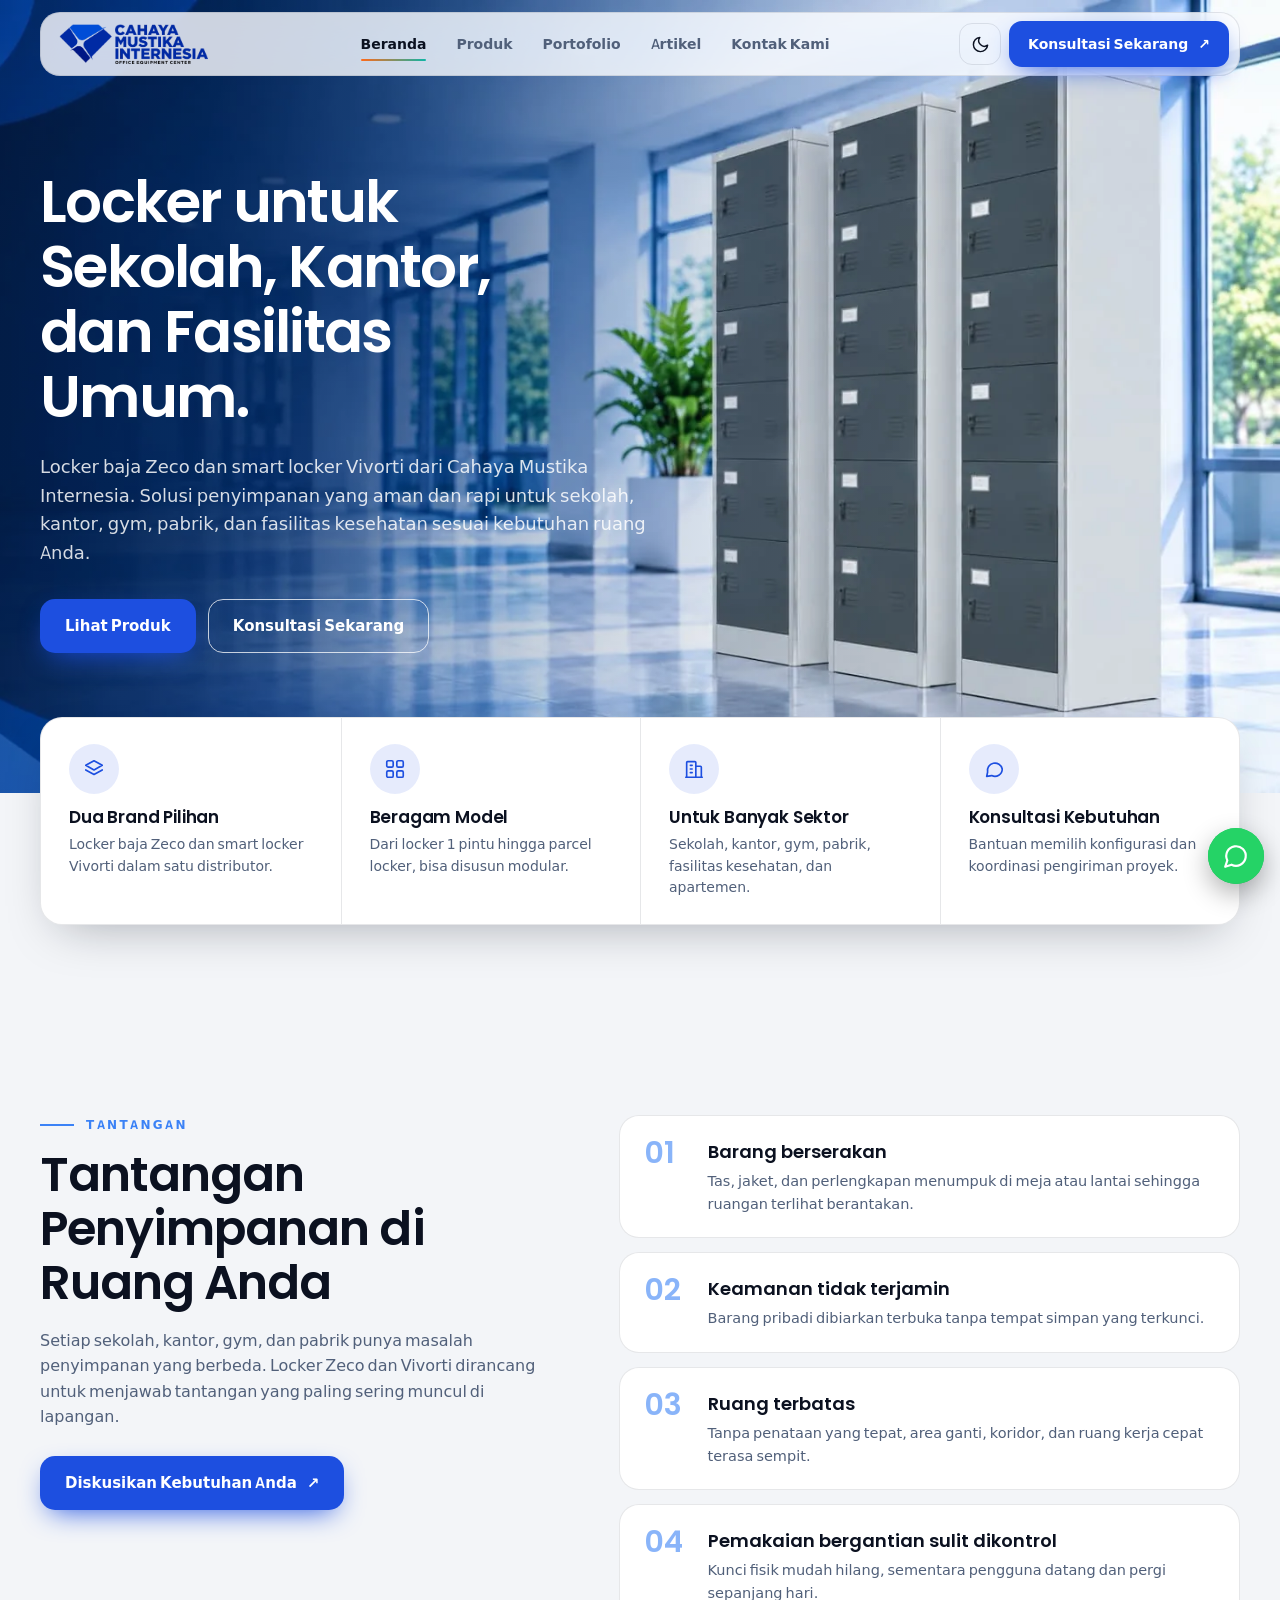
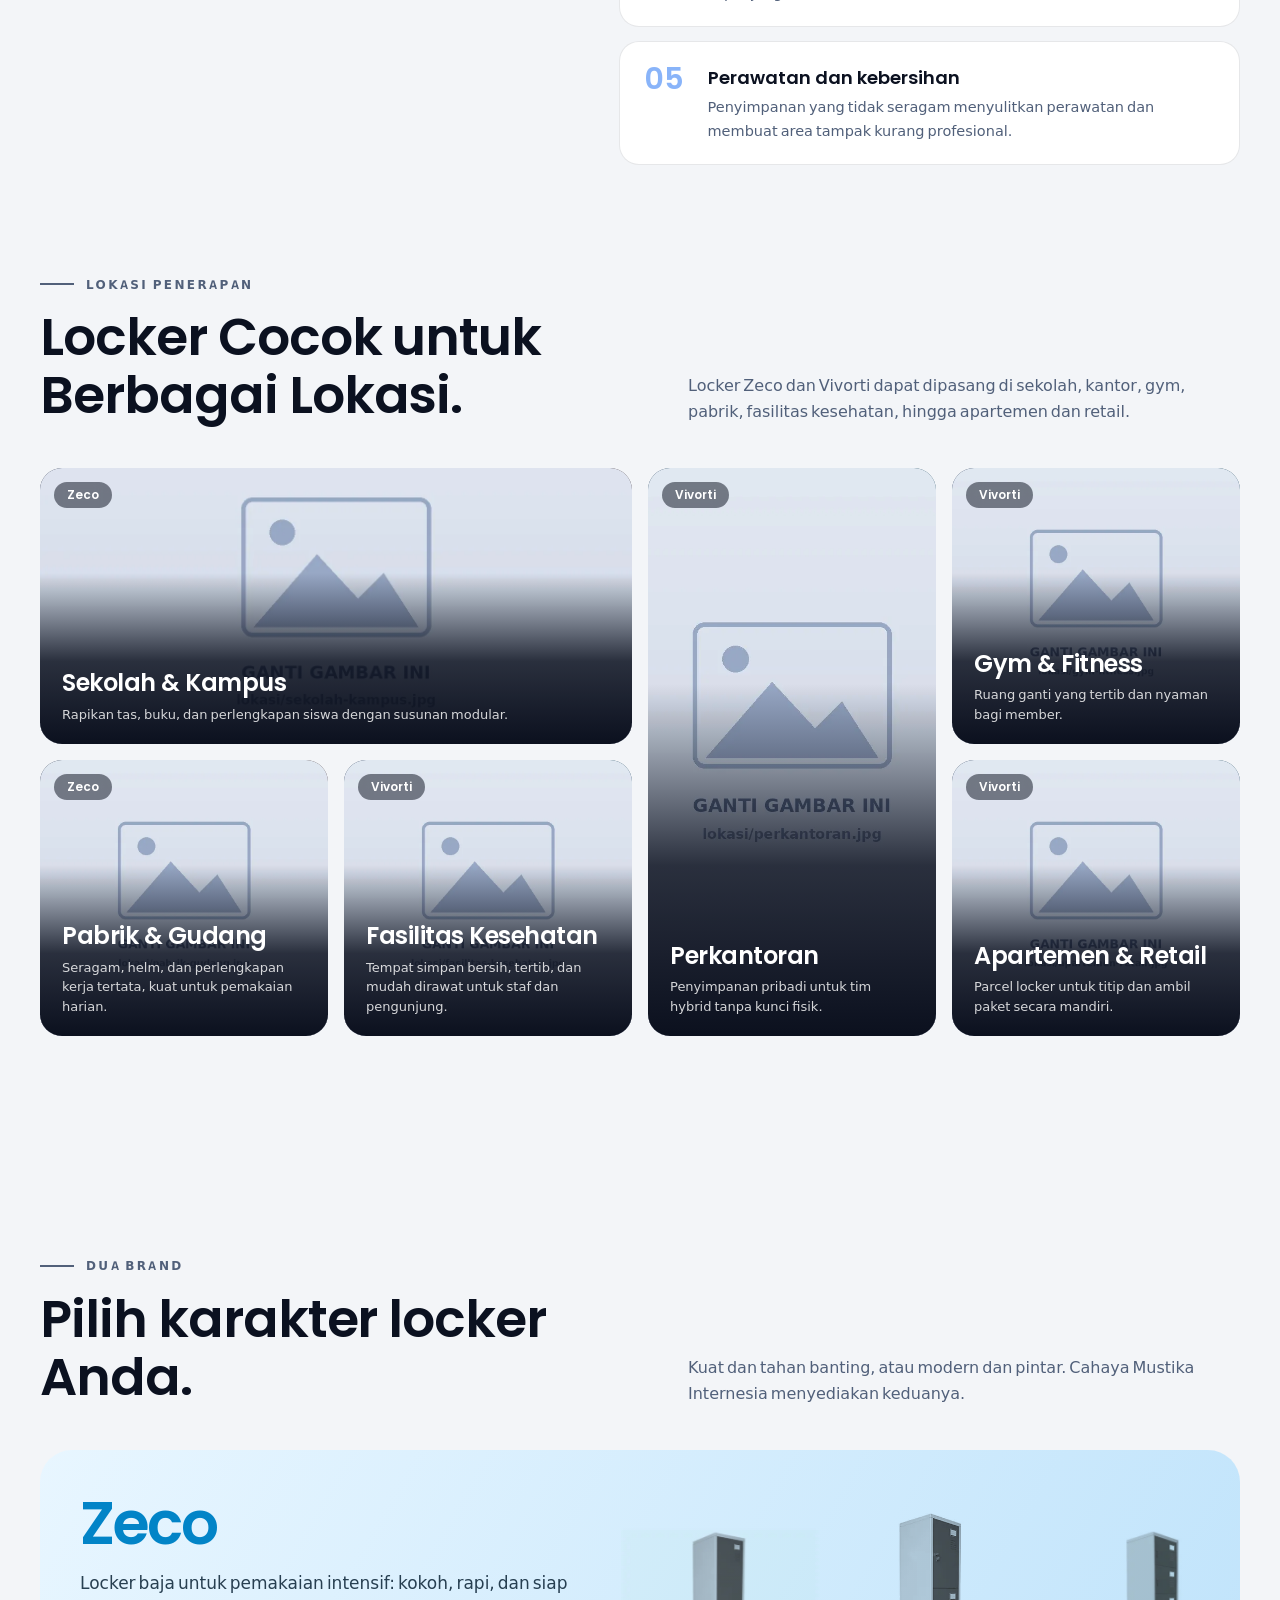
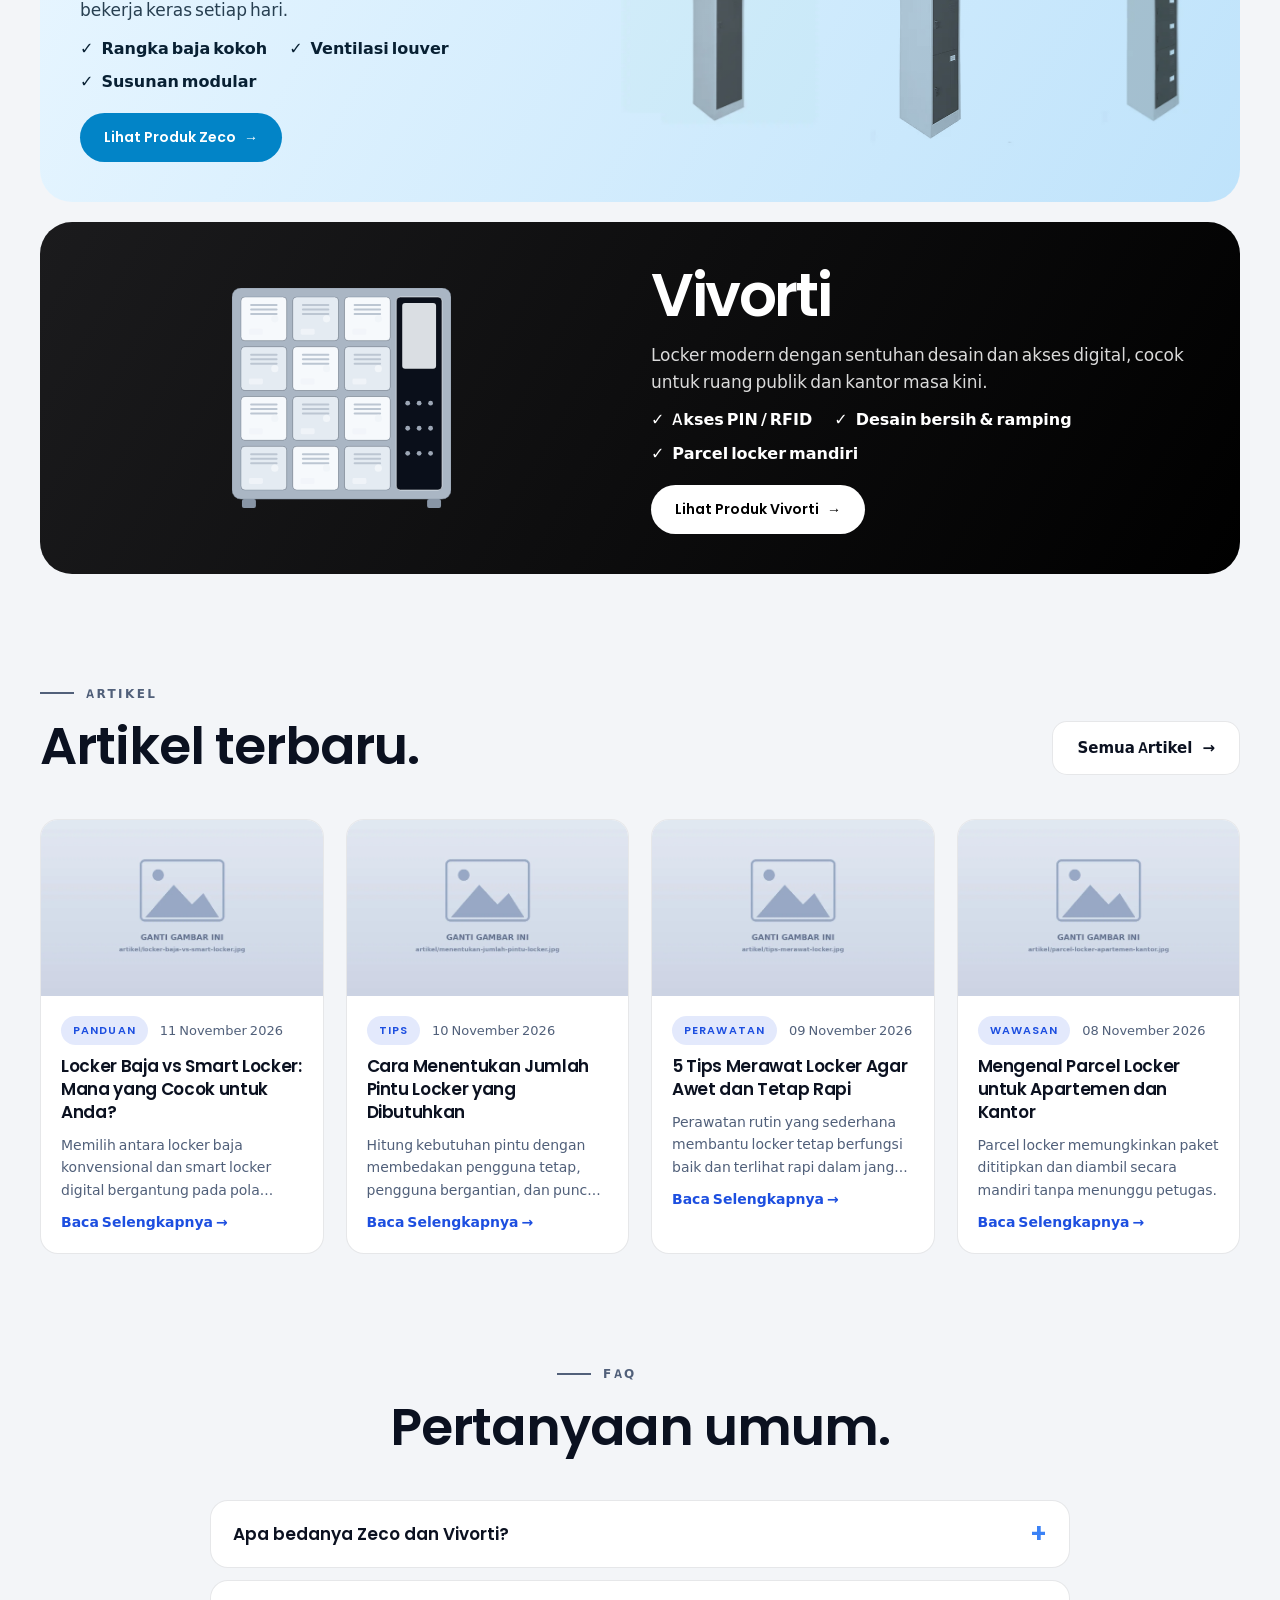
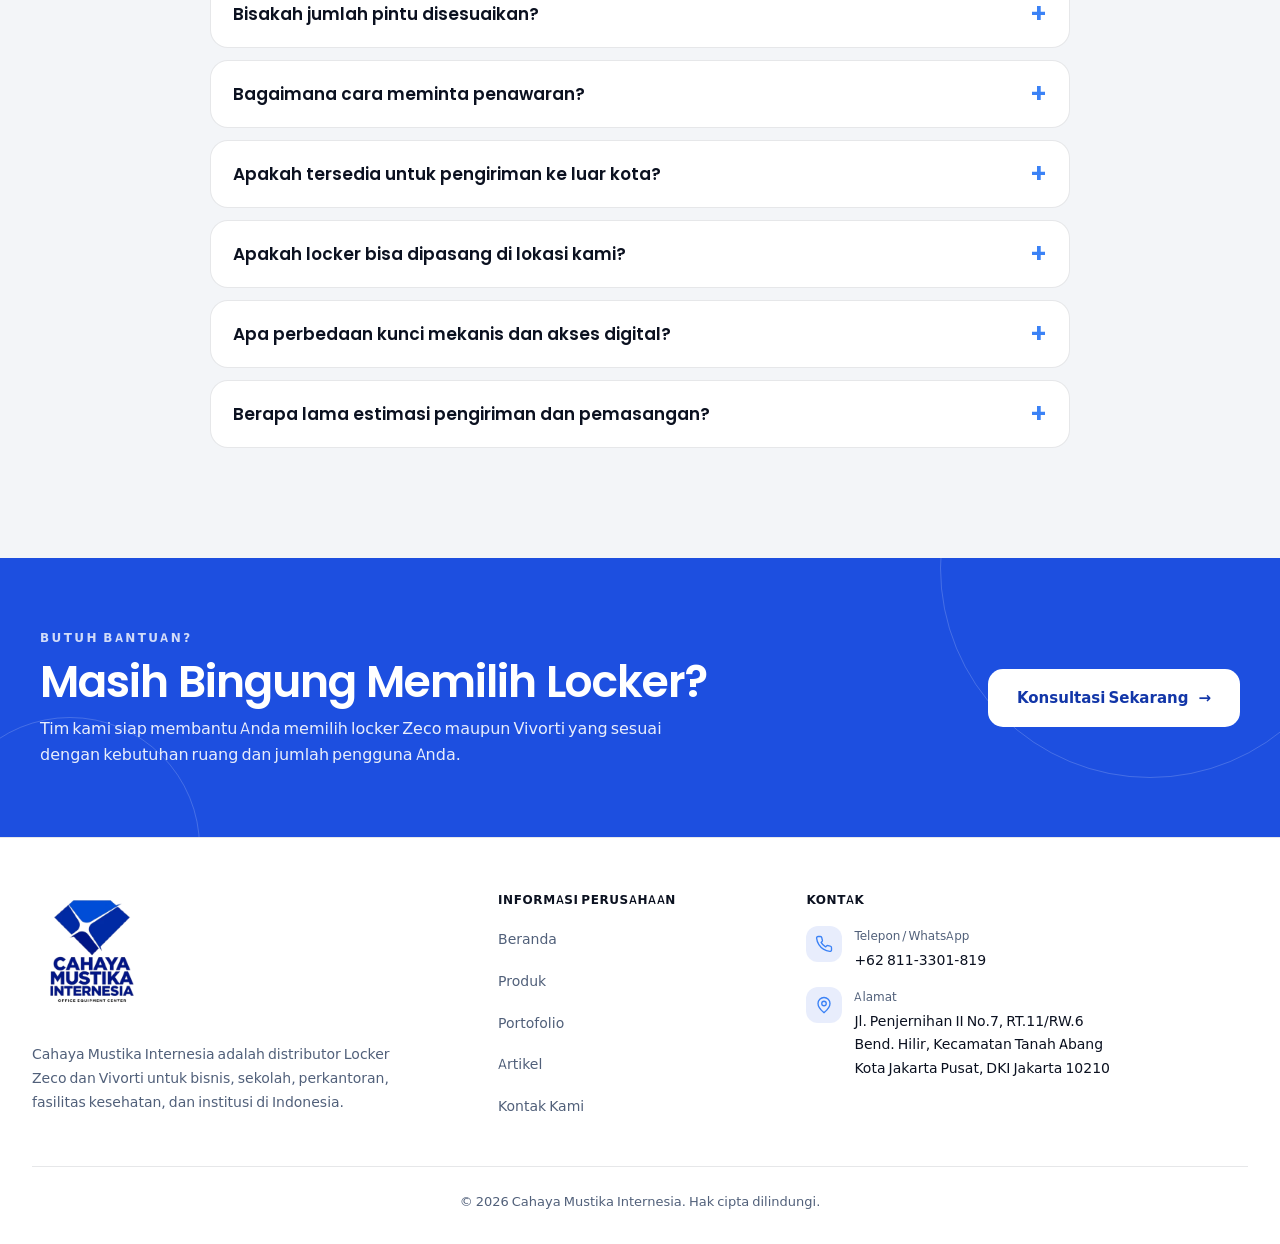
<file: index.html>
<!doctype html>
<html lang="id" data-theme="light">
<head>
<meta charset="utf-8">
<meta name="viewport" content="width=device-width,initial-scale=1">
<title>Cahaya Mustika Internesia | Locker Zeco & Vivorti</title>
<meta name="description" content="Distributor locker Zeco dan Vivorti: locker baja, smart locker, dan parcel locker untuk sekolah, kantor, gym, pabrik, dan fasilitas kesehatan.">
<meta property="og:title" content="Cahaya Mustika Internesia | Locker Zeco & Vivorti"><meta property="og:description" content="Distributor locker Zeco dan Vivorti: locker baja, smart locker, dan parcel locker untuk sekolah, kantor, gym, pabrik, dan fasilitas kesehatan."><meta property="og:image" content="assets/images/logo-footer.webp">
<link rel="icon" href="assets/images/icon.webp" type="image/webp">
<script>(function(){var d=document.documentElement;d.classList.add("js");try{var t=localStorage.getItem("theme");if(t==="dark")d.dataset.theme="dark"}catch(e){}})()</script>
<link rel="stylesheet" href="assets/css/locker.css">
<script defer src="assets/js/locker.js"></script>
</head>
<body>
<div class="cover" aria-hidden="true"><div class="cover-in"><img class="theme-logo-light" src="assets/images/logo-footer.webp" width="320" height="320" alt=""><img class="theme-logo-dark" src="assets/images/logo-footer-dark.webp" width="320" height="320" alt=""><span class="cover-bar"><i></i></span><small>Locker</small></div></div>
<a class="skip" href="#main">Lompat ke konten</a>
<header class="hdr" id="hdr">
 <div class="hdr-in">
  <a class="logo" href="index.html" aria-label="Cahaya Mustika Internesia"><img class="l-light" src="assets/images/logo-cahaya-mustika.webp" width="800" height="215" alt="Cahaya Mustika Internesia"><img class="l-dark" src="assets/images/putih-logo.webp" width="800" height="215" alt="Cahaya Mustika Internesia"></a>
  <nav class="nav" aria-label="Navigasi utama"><a href="index.html" aria-current=page>Beranda</a><a href="pages/produk.html">Produk</a><a href="pages/portofolio.html">Portofolio</a><a href="pages/artikel.html">Artikel</a><a href="pages/kontak.html">Kontak Kami</a></nav>
  <div class="hdr-act">
   <button class="theme" id="theme" type="button" aria-label="Ganti tema"><svg class="moon" viewBox="0 0 24 24" fill="none" stroke="currentColor" stroke-width="1.8" stroke-linecap="round" stroke-linejoin="round"><path d="M21 12.8A9 9 0 1111.2 3a7 7 0 009.8 9.8z"/></svg><svg class="sun" viewBox="0 0 24 24" fill="none" stroke="currentColor" stroke-width="1.8" stroke-linecap="round" stroke-linejoin="round"><circle cx="12" cy="12" r="4"/><path d="M12 2v2M12 20v2M4.9 4.9l1.4 1.4M17.7 17.7l1.4 1.4M2 12h2M20 12h2M4.9 19.1l1.4-1.4M17.7 6.3l1.4-1.4"/></svg></button>
   <a class="btn btn-primary btn-sm" href="https://wa.me/628113301819?text=Halo%20Cahaya%20Mustika%20Internesia%2C%20saya%20ingin%20konsultasi%20mengenai%20locker." target="_blank" rel="noopener noreferrer">Konsultasi Sekarang <span class="arr">↗</span></a>
   <button class="burger" id="burger" type="button" aria-label="Menu" aria-expanded="false" aria-controls="mnav"><span></span><span></span></button>
  </div>
 </div>
 <nav class="mnav" id="mnav" aria-label="Navigasi seluler"><a href="index.html" aria-current=page>Beranda</a><a href="pages/produk.html">Produk</a><a href="pages/portofolio.html">Portofolio</a><a href="pages/artikel.html">Artikel</a><a href="pages/kontak.html">Kontak Kami</a></nav>
</header>
<main id="main">

<section class="hx"><div class="wrap hx-grid">
 <div class="hx-copy">
  <h1 class="rv">Locker untuk Sekolah, Kantor, dan Fasilitas Umum.</h1>
  <p class="hx-lead rv" style="--d:.1s">Locker baja Zeco dan smart locker Vivorti dari Cahaya Mustika Internesia. Solusi penyimpanan yang aman dan rapi untuk sekolah, kantor, gym, pabrik, dan fasilitas kesehatan sesuai kebutuhan ruang Anda.</p>
  <div class="hx-cta rv" style="--d:.2s"><a class="btn btn-primary" href="pages/produk.html">Lihat Produk</a><a class="btn btn-ghost" href="https://wa.me/628113301819?text=Halo%20Cahaya%20Mustika%20Internesia%2C%20saya%20ingin%20konsultasi%20mengenai%20locker." target="_blank" rel="noopener noreferrer">Konsultasi Sekarang</a></div>
 </div>
 </div></section>
<section class="hx-feat" aria-label="Keunggulan singkat"><div class="wrap"><div class="hx-card"><div class="hx-f rv" style="--d:0.00s"><span class="hx-ic"><svg viewBox="0 0 24 24" aria-hidden="true" fill="none" stroke="currentColor" stroke-width="1.8" stroke-linecap="round" stroke-linejoin="round"><path d="M12 3l9 5-9 5-9-5z"/><path d="M3 13l9 5 9-5"/></svg></span><div><h3>Dua Brand Pilihan</h3><p>Locker baja Zeco dan smart locker Vivorti dalam satu distributor.</p></div></div><div class="hx-f rv" style="--d:0.07s"><span class="hx-ic"><svg viewBox="0 0 24 24" aria-hidden="true" fill="none" stroke="currentColor" stroke-width="1.8" stroke-linecap="round" stroke-linejoin="round"><rect x="3" y="3" width="7" height="7" rx="1.5"/><rect x="14" y="3" width="7" height="7" rx="1.5"/><rect x="3" y="14" width="7" height="7" rx="1.5"/><rect x="14" y="14" width="7" height="7" rx="1.5"/></svg></span><div><h3>Beragam Model</h3><p>Dari locker 1 pintu hingga parcel locker, bisa disusun modular.</p></div></div><div class="hx-f rv" style="--d:0.14s"><span class="hx-ic"><svg viewBox="0 0 24 24" aria-hidden="true" fill="none" stroke="currentColor" stroke-width="1.8" stroke-linecap="round" stroke-linejoin="round"><path d="M4 21V5a1 1 0 011-1h8a1 1 0 011 1v16M14 9h5a1 1 0 011 1v11M3 21h18M8 8h2M8 12h2M8 16h2"/></svg></span><div><h3>Untuk Banyak Sektor</h3><p>Sekolah, kantor, gym, pabrik, fasilitas kesehatan, dan apartemen.</p></div></div><div class="hx-f rv" style="--d:0.21s"><span class="hx-ic"><svg viewBox="0 0 24 24" aria-hidden="true" fill="none" stroke="currentColor" stroke-width="1.8" stroke-linecap="round" stroke-linejoin="round"><path d="M21 12a8 8 0 01-11.5 7.2L4 20l1-4.5A8 8 0 1121 12z"/></svg></span><div><h3>Konsultasi Kebutuhan</h3><p>Bantuan memilih konfigurasi dan koordinasi pengiriman proyek.</p></div></div></div></div></section>

<section class="sec chal"><div class="wrap chal-grid"><div class="chal-l"><p class="eyebrow rv">Tantangan</p><h2 class="rv" style="--d:.08s">Tantangan Penyimpanan di Ruang Anda</h2><p class="rv" style="--d:.16s">Setiap sekolah, kantor, gym, dan pabrik punya masalah penyimpanan yang berbeda. Locker Zeco dan Vivorti dirancang untuk menjawab tantangan yang paling sering muncul di lapangan.</p><a class="btn btn-primary rv" style="--d:.24s;margin-top:26px" href="https://wa.me/628113301819?text=Halo%20Cahaya%20Mustika%20Internesia%2C%20saya%20ingin%20konsultasi%20solusi%20penyimpanan%20locker." target="_blank" rel="noopener noreferrer">Diskusikan Kebutuhan Anda <span class="arr">↗</span></a></div><ul class="chal-list"><li class="rv" style="--d:0.00s"><span class="cn">01</span><div><b>Barang berserakan</b><p>Tas, jaket, dan perlengkapan menumpuk di meja atau lantai sehingga ruangan terlihat berantakan.</p></div></li><li class="rv" style="--d:0.07s"><span class="cn">02</span><div><b>Keamanan tidak terjamin</b><p>Barang pribadi dibiarkan terbuka tanpa tempat simpan yang terkunci.</p></div></li><li class="rv" style="--d:0.14s"><span class="cn">03</span><div><b>Ruang terbatas</b><p>Tanpa penataan yang tepat, area ganti, koridor, dan ruang kerja cepat terasa sempit.</p></div></li><li class="rv" style="--d:0.21s"><span class="cn">04</span><div><b>Pemakaian bergantian sulit dikontrol</b><p>Kunci fisik mudah hilang, sementara pengguna datang dan pergi sepanjang hari.</p></div></li><li class="rv" style="--d:0.28s"><span class="cn">05</span><div><b>Perawatan dan kebersihan</b><p>Penyimpanan yang tidak seragam menyulitkan perawatan dan membuat area tampak kurang profesional.</p></div></li></ul></div></section>

<section class="sec" style="padding-top:0"><div class="wrap"><div class="sec-h"><div><p class="eyebrow rv">Lokasi Penerapan</p><h2 class="rv" style="--d:.08s">Locker Cocok untuk Berbagai Lokasi.</h2></div><p class="rv" style="--d:.16s">Locker Zeco dan Vivorti dapat dipasang di sekolah, kantor, gym, pabrik, fasilitas kesehatan, hingga apartemen dan retail.</p></div><div class="loc-grid"><div class="loc z rv" style="--d:0.00s"><img class="loc-img" src="assets/images/lokasi/sekolah-kampus.webp" alt="Sekolah &amp; Kampus" width="1200" height="800" loading="lazy"><span class="loc-tag">Zeco</span><div class="loc-body"><h3>Sekolah &amp; Kampus</h3><p>Rapikan tas, buku, dan perlengkapan siswa dengan susunan modular.</p></div></div><div class="loc v rv" style="--d:0.06s"><img class="loc-img" src="assets/images/lokasi/perkantoran.webp" alt="Perkantoran" width="800" height="1100" loading="lazy"><span class="loc-tag">Vivorti</span><div class="loc-body"><h3>Perkantoran</h3><p>Penyimpanan pribadi untuk tim hybrid tanpa kunci fisik.</p></div></div><div class="loc v rv" style="--d:0.12s"><img class="loc-img" src="assets/images/lokasi/gym-fitness.webp" alt="Gym &amp; Fitness" width="1200" height="800" loading="lazy"><span class="loc-tag">Vivorti</span><div class="loc-body"><h3>Gym &amp; Fitness</h3><p>Ruang ganti yang tertib dan nyaman bagi member.</p></div></div><div class="loc z rv" style="--d:0.18s"><img class="loc-img" src="assets/images/lokasi/pabrik-gudang.webp" alt="Pabrik &amp; Gudang" width="1200" height="800" loading="lazy"><span class="loc-tag">Zeco</span><div class="loc-body"><h3>Pabrik &amp; Gudang</h3><p>Seragam, helm, dan perlengkapan kerja tertata, kuat untuk pemakaian harian.</p></div></div><div class="loc v rv" style="--d:0.24s"><img class="loc-img" src="assets/images/lokasi/fasilitas-kesehatan.webp" alt="Fasilitas Kesehatan" width="1200" height="800" loading="lazy"><span class="loc-tag">Vivorti</span><div class="loc-body"><h3>Fasilitas Kesehatan</h3><p>Tempat simpan bersih, tertib, dan mudah dirawat untuk staf dan pengunjung.</p></div></div><div class="loc v rv" style="--d:0.30s"><img class="loc-img" src="assets/images/lokasi/apartemen-retail.webp" alt="Apartemen &amp; Retail" width="1200" height="800" loading="lazy"><span class="loc-tag">Vivorti</span><div class="loc-body"><h3>Apartemen &amp; Retail</h3><p>Parcel locker untuk titip dan ambil paket secara mandiri.</p></div></div></div></div></section>

<section class="sec"><div class="wrap">
 <div class="sec-h"><div><p class="eyebrow rv">Dua Brand</p><h2 class="rv" style="--d:.08s">Pilih karakter locker Anda.</h2></div><p class="rv" style="--d:.16s">Kuat dan tahan banting, atau modern dan pintar. Cahaya Mustika Internesia menyediakan keduanya.</p></div>
 <div class="bst">
  <article class="bst-r bz rv">
   <div class="bsw-txt"><h3>Zeco</h3><p>Locker baja untuk pemakaian intensif: kokoh, rapi, dan siap bekerja keras setiap hari.</p>
    <ul><li>Rangka baja kokoh</li><li>Ventilasi louver</li><li>Susunan modular</li></ul>
    <a class="bsw-btn" href="pages/produk.html?brand=Zeco">Lihat Produk Zeco <span class="arr">→</span></a></div>
   <div class="bsw-vis zv"><img src="assets/images/produk/zeco-z601-t5.webp" alt="Locker Zeco 1 pintu" loading="lazy"><img src="assets/images/produk/zeco-z603-t5.webp" alt="Locker Zeco 3 pintu" loading="lazy"><img src="assets/images/produk/zeco-z606-t5.webp" alt="Locker Zeco 6 pintu" loading="lazy"></div>
  </article>
  <article class="bst-r bv rv">
   <div class="bsw-vis vv"><svg viewBox="0 0 220 221" xmlns="http://www.w3.org/2000/svg" role="img" aria-label="Ilustrasi locker viv"><rect x="0" y="0" width="220" height="212" rx="9" fill="#aab6c4" stroke="#8895a5" stroke-opacity=".5"/><rect x="10" y="212" width="14" height="9" rx="2" fill="#8895a5"/><rect x="196" y="212" width="14" height="9" rx="2" fill="#8895a5"/><rect x="9" y="9" width="46" height="44" rx="4" fill="#06090f"/><rect x="13" y="28.8" width="38" height="2" fill="#1c2638"/><rect x="61" y="9" width="46" height="44" rx="4" fill="#06090f"/><rect x="65" y="28.8" width="38" height="2" fill="#1c2638"/><rect x="113" y="9" width="46" height="44" rx="4" fill="#06090f"/><rect x="117" y="28.8" width="38" height="2" fill="#1c2638"/><rect x="9" y="59" width="46" height="44" rx="4" fill="#06090f"/><rect x="13" y="78.8" width="38" height="2" fill="#1c2638"/><rect x="61" y="59" width="46" height="44" rx="4" fill="#06090f"/><rect x="65" y="78.8" width="38" height="2" fill="#1c2638"/><rect x="113" y="59" width="46" height="44" rx="4" fill="#06090f"/><rect x="117" y="78.8" width="38" height="2" fill="#1c2638"/><rect x="9" y="109" width="46" height="44" rx="4" fill="#06090f"/><rect x="13" y="128.8" width="38" height="2" fill="#1c2638"/><rect x="61" y="109" width="46" height="44" rx="4" fill="#06090f"/><rect x="65" y="128.8" width="38" height="2" fill="#1c2638"/><rect x="113" y="109" width="46" height="44" rx="4" fill="#06090f"/><rect x="117" y="128.8" width="38" height="2" fill="#1c2638"/><rect x="9" y="159" width="46" height="44" rx="4" fill="#06090f"/><rect x="13" y="178.8" width="38" height="2" fill="#1c2638"/><rect x="61" y="159" width="46" height="44" rx="4" fill="#06090f"/><rect x="65" y="178.8" width="38" height="2" fill="#1c2638"/><rect x="113" y="159" width="46" height="44" rx="4" fill="#06090f"/><rect x="117" y="178.8" width="38" height="2" fill="#1c2638"/><g class="dr" style="transition-delay:0.00s"><rect x="9" y="9" width="46" height="44" rx="4" fill="#f6f9fc" stroke="#8895a5" stroke-opacity=".55"/><rect x="18.2" y="16.0" width="27.6" height="2" rx="1" fill="#bcc6d2"/><rect x="18.2" y="20.5" width="27.6" height="2" rx="1" fill="#bcc6d2"/><rect x="18.2" y="25.0" width="27.6" height="2" rx="1" fill="#bcc6d2"/><circle cx="43.0" cy="31.0" r="3.6" fill="#f1f5f9"/><rect x="17.0" y="41.0" width="14" height="6" rx="1.5" fill="#f1f5f9" opacity=".85"/></g><g class="dr" style="transition-delay:0.05s"><rect x="61" y="9" width="46" height="44" rx="4" fill="#e4ebf2" stroke="#8895a5" stroke-opacity=".55"/><rect x="70.2" y="16.0" width="27.6" height="2" rx="1" fill="#bcc6d2"/><rect x="70.2" y="20.5" width="27.6" height="2" rx="1" fill="#bcc6d2"/><rect x="70.2" y="25.0" width="27.6" height="2" rx="1" fill="#bcc6d2"/><circle cx="95.0" cy="31.0" r="3.6" fill="#f1f5f9"/><rect x="69.0" y="41.0" width="14" height="6" rx="1.5" fill="#f1f5f9" opacity=".85"/></g><g class="dr" style="transition-delay:0.10s"><rect x="113" y="9" width="46" height="44" rx="4" fill="#f6f9fc" stroke="#8895a5" stroke-opacity=".55"/><rect x="122.2" y="16.0" width="27.6" height="2" rx="1" fill="#bcc6d2"/><rect x="122.2" y="20.5" width="27.6" height="2" rx="1" fill="#bcc6d2"/><rect x="122.2" y="25.0" width="27.6" height="2" rx="1" fill="#bcc6d2"/><circle cx="147.0" cy="31.0" r="3.6" fill="#f1f5f9"/><rect x="121.0" y="41.0" width="14" height="6" rx="1.5" fill="#f1f5f9" opacity=".85"/></g><g class="dr" style="transition-delay:0.15s"><rect x="9" y="59" width="46" height="44" rx="4" fill="#e4ebf2" stroke="#8895a5" stroke-opacity=".55"/><rect x="18.2" y="66.0" width="27.6" height="2" rx="1" fill="#bcc6d2"/><rect x="18.2" y="70.5" width="27.6" height="2" rx="1" fill="#bcc6d2"/><rect x="18.2" y="75.0" width="27.6" height="2" rx="1" fill="#bcc6d2"/><circle cx="43.0" cy="81.0" r="3.6" fill="#f1f5f9"/><rect x="17.0" y="91.0" width="14" height="6" rx="1.5" fill="#f1f5f9" opacity=".85"/></g><g class="dr" style="transition-delay:0.20s"><rect x="61" y="59" width="46" height="44" rx="4" fill="#f6f9fc" stroke="#8895a5" stroke-opacity=".55"/><rect x="70.2" y="66.0" width="27.6" height="2" rx="1" fill="#bcc6d2"/><rect x="70.2" y="70.5" width="27.6" height="2" rx="1" fill="#bcc6d2"/><rect x="70.2" y="75.0" width="27.6" height="2" rx="1" fill="#bcc6d2"/><circle cx="95.0" cy="81.0" r="3.6" fill="#f1f5f9"/><rect x="69.0" y="91.0" width="14" height="6" rx="1.5" fill="#f1f5f9" opacity=".85"/></g><g class="dr" style="transition-delay:0.00s"><rect x="113" y="59" width="46" height="44" rx="4" fill="#e4ebf2" stroke="#8895a5" stroke-opacity=".55"/><rect x="122.2" y="66.0" width="27.6" height="2" rx="1" fill="#bcc6d2"/><rect x="122.2" y="70.5" width="27.6" height="2" rx="1" fill="#bcc6d2"/><rect x="122.2" y="75.0" width="27.6" height="2" rx="1" fill="#bcc6d2"/><circle cx="147.0" cy="81.0" r="3.6" fill="#f1f5f9"/><rect x="121.0" y="91.0" width="14" height="6" rx="1.5" fill="#f1f5f9" opacity=".85"/></g><g class="dr" style="transition-delay:0.05s"><rect x="9" y="109" width="46" height="44" rx="4" fill="#f6f9fc" stroke="#8895a5" stroke-opacity=".55"/><rect x="18.2" y="116.0" width="27.6" height="2" rx="1" fill="#bcc6d2"/><rect x="18.2" y="120.5" width="27.6" height="2" rx="1" fill="#bcc6d2"/><rect x="18.2" y="125.0" width="27.6" height="2" rx="1" fill="#bcc6d2"/><circle cx="43.0" cy="131.0" r="3.6" fill="#f1f5f9"/><rect x="17.0" y="141.0" width="14" height="6" rx="1.5" fill="#f1f5f9" opacity=".85"/></g><g class="dr" style="transition-delay:0.10s"><rect x="61" y="109" width="46" height="44" rx="4" fill="#e4ebf2" stroke="#8895a5" stroke-opacity=".55"/><rect x="70.2" y="116.0" width="27.6" height="2" rx="1" fill="#bcc6d2"/><rect x="70.2" y="120.5" width="27.6" height="2" rx="1" fill="#bcc6d2"/><rect x="70.2" y="125.0" width="27.6" height="2" rx="1" fill="#bcc6d2"/><circle cx="95.0" cy="131.0" r="3.6" fill="#f1f5f9"/><rect x="69.0" y="141.0" width="14" height="6" rx="1.5" fill="#f1f5f9" opacity=".85"/></g><g class="dr" style="transition-delay:0.15s"><rect x="113" y="109" width="46" height="44" rx="4" fill="#f6f9fc" stroke="#8895a5" stroke-opacity=".55"/><rect x="122.2" y="116.0" width="27.6" height="2" rx="1" fill="#bcc6d2"/><rect x="122.2" y="120.5" width="27.6" height="2" rx="1" fill="#bcc6d2"/><rect x="122.2" y="125.0" width="27.6" height="2" rx="1" fill="#bcc6d2"/><circle cx="147.0" cy="131.0" r="3.6" fill="#f1f5f9"/><rect x="121.0" y="141.0" width="14" height="6" rx="1.5" fill="#f1f5f9" opacity=".85"/></g><g class="dr" style="transition-delay:0.20s"><rect x="9" y="159" width="46" height="44" rx="4" fill="#e4ebf2" stroke="#8895a5" stroke-opacity=".55"/><rect x="18.2" y="166.0" width="27.6" height="2" rx="1" fill="#bcc6d2"/><rect x="18.2" y="170.5" width="27.6" height="2" rx="1" fill="#bcc6d2"/><rect x="18.2" y="175.0" width="27.6" height="2" rx="1" fill="#bcc6d2"/><circle cx="43.0" cy="181.0" r="3.6" fill="#f1f5f9"/><rect x="17.0" y="191.0" width="14" height="6" rx="1.5" fill="#f1f5f9" opacity=".85"/></g><g class="dr" style="transition-delay:0.00s"><rect x="61" y="159" width="46" height="44" rx="4" fill="#f6f9fc" stroke="#8895a5" stroke-opacity=".55"/><rect x="70.2" y="166.0" width="27.6" height="2" rx="1" fill="#bcc6d2"/><rect x="70.2" y="170.5" width="27.6" height="2" rx="1" fill="#bcc6d2"/><rect x="70.2" y="175.0" width="27.6" height="2" rx="1" fill="#bcc6d2"/><circle cx="95.0" cy="181.0" r="3.6" fill="#f1f5f9"/><rect x="69.0" y="191.0" width="14" height="6" rx="1.5" fill="#f1f5f9" opacity=".85"/></g><g class="dr" style="transition-delay:0.05s"><rect x="113" y="159" width="46" height="44" rx="4" fill="#e4ebf2" stroke="#8895a5" stroke-opacity=".55"/><rect x="122.2" y="166.0" width="27.6" height="2" rx="1" fill="#bcc6d2"/><rect x="122.2" y="170.5" width="27.6" height="2" rx="1" fill="#bcc6d2"/><rect x="122.2" y="175.0" width="27.6" height="2" rx="1" fill="#bcc6d2"/><circle cx="147.0" cy="181.0" r="3.6" fill="#f1f5f9"/><rect x="121.0" y="191.0" width="14" height="6" rx="1.5" fill="#f1f5f9" opacity=".85"/></g><rect x="165" y="9" width="46" height="194" rx="4" fill="#0a0f1a" stroke="#f1f5f9" stroke-opacity=".6"/><rect x="171" y="15" width="34" height="66.0" rx="3" fill="#f1f5f9" opacity=".9"/><circle cx="176.5" cy="115.7" r="2.4" fill="#cdd9ea" opacity=".75"/><circle cx="188.0" cy="115.7" r="2.4" fill="#cdd9ea" opacity=".75"/><circle cx="199.5" cy="115.7" r="2.4" fill="#cdd9ea" opacity=".75"/><circle cx="176.5" cy="140.9" r="2.4" fill="#cdd9ea" opacity=".75"/><circle cx="188.0" cy="140.9" r="2.4" fill="#cdd9ea" opacity=".75"/><circle cx="199.5" cy="140.9" r="2.4" fill="#cdd9ea" opacity=".75"/><circle cx="176.5" cy="166.1" r="2.4" fill="#cdd9ea" opacity=".75"/><circle cx="188.0" cy="166.1" r="2.4" fill="#cdd9ea" opacity=".75"/><circle cx="199.5" cy="166.1" r="2.4" fill="#cdd9ea" opacity=".75"/></svg></div>
   <div class="bsw-txt"><h3>Vivorti</h3><p>Locker modern dengan sentuhan desain dan akses digital, cocok untuk ruang publik dan kantor masa kini.</p>
    <ul><li>Akses PIN / RFID</li><li>Desain bersih &amp; ramping</li><li>Parcel locker mandiri</li></ul>
    <a class="bsw-btn" href="pages/produk.html?brand=viv">Lihat Produk Vivorti <span class="arr">→</span></a></div>
  </article>
 </div>
</div></section>

<section class="sec" style="padding-top:0"><div class="wrap">
 <div class="sec-h"><div><p class="eyebrow rv">Artikel</p><h2 class="rv" style="--d:.08s">Artikel terbaru.</h2></div><a class="btn btn-line rv" href="pages/artikel.html">Semua Artikel <span class="arr">→</span></a></div>
 <div class="bgrid bgrid4"><a class="bc rv" href="pages/artikel-locker-baja-vs-smart-locker.html"><div class="bc-img"><img src="assets/images/artikel/locker-baja-vs-smart-locker.webp" alt="Locker Baja vs Smart Locker: Mana yang Cocok untuk Anda?" width="1200" height="750" loading="lazy"></div><div class="bc-body"><div class="bc-meta"><span class="tagp">Panduan</span><span>11 November 2026</span></div><h3>Locker Baja vs Smart Locker: Mana yang Cocok untuk Anda?</h3><p>Memilih antara locker baja konvensional dan smart locker digital bergantung pada pola pemakaian, anggaran, dan tingkat kontrol akses.</p><span class="bc-more">Baca Selengkapnya <span class="arr">→</span></span></div></a><a class="bc rv" href="pages/artikel-menentukan-jumlah-pintu-locker.html"><div class="bc-img"><img src="assets/images/artikel/menentukan-jumlah-pintu-locker.webp" alt="Cara Menentukan Jumlah Pintu Locker yang Dibutuhkan" width="1200" height="750" loading="lazy"></div><div class="bc-body"><div class="bc-meta"><span class="tagp">Tips</span><span>10 November 2026</span></div><h3>Cara Menentukan Jumlah Pintu Locker yang Dibutuhkan</h3><p>Hitung kebutuhan pintu dengan membedakan pengguna tetap, pengguna bergantian, dan puncak kunjungan.</p><span class="bc-more">Baca Selengkapnya <span class="arr">→</span></span></div></a><a class="bc rv" href="pages/artikel-tips-merawat-locker.html"><div class="bc-img"><img src="assets/images/artikel/tips-merawat-locker.webp" alt="5 Tips Merawat Locker Agar Awet dan Tetap Rapi" width="1200" height="750" loading="lazy"></div><div class="bc-body"><div class="bc-meta"><span class="tagp">Perawatan</span><span>09 November 2026</span></div><h3>5 Tips Merawat Locker Agar Awet dan Tetap Rapi</h3><p>Perawatan rutin yang sederhana membantu locker tetap berfungsi baik dan terlihat rapi dalam jangka panjang.</p><span class="bc-more">Baca Selengkapnya <span class="arr">→</span></span></div></a><a class="bc rv" href="pages/artikel-parcel-locker-apartemen-kantor.html"><div class="bc-img"><img src="assets/images/artikel/parcel-locker-apartemen-kantor.webp" alt="Mengenal Parcel Locker untuk Apartemen dan Kantor" width="1200" height="750" loading="lazy"></div><div class="bc-body"><div class="bc-meta"><span class="tagp">Wawasan</span><span>08 November 2026</span></div><h3>Mengenal Parcel Locker untuk Apartemen dan Kantor</h3><p>Parcel locker memungkinkan paket dititipkan dan diambil secara mandiri tanpa menunggu petugas.</p><span class="bc-more">Baca Selengkapnya <span class="arr">→</span></span></div></a></div>
</div></section>


<section class="sec" style="padding-top:0"><div class="wrap">
 <div class="sec-h" style="justify-content:center;text-align:center"><div><p class="eyebrow rv" style="justify-content:center">FAQ</p><h2 class="rv" style="--d:.08s;margin-inline:auto">Pertanyaan umum.</h2></div></div>
 <div class="faq"><details class="rv"><summary>Apa bedanya Zeco dan Vivorti?</summary><p>Zeco menonjolkan locker baja yang kokoh untuk pemakaian intensif. Vivorti menonjolkan desain modern dan akses digital seperti PIN/RFID serta parcel locker.</p></details><details class="rv"><summary>Bisakah jumlah pintu disesuaikan?</summary><p>Bisa. Unit bersifat modular sehingga dapat disusun berderet dan dikombinasikan. Tim kami membantu menentukan konfigurasi yang sesuai.</p></details><details class="rv"><summary>Bagaimana cara meminta penawaran?</summary><p>Klik tombol Mulai Konsultasi pada produk atau hubungi WhatsApp +62 811-3301-819. Sebutkan kebutuhan dan jumlah unit.</p></details><details class="rv"><summary>Apakah tersedia untuk pengiriman ke luar kota?</summary><p>Silakan hubungi tim sales untuk menanyakan jangkauan dan estimasi pengiriman ke lokasi Anda.</p></details><details class="rv"><summary>Apakah locker bisa dipasang di lokasi kami?</summary><p>Bisa. Locker dapat dipasang di sekolah, kantor, gym, pabrik, fasilitas kesehatan, hingga apartemen dan retail. Tim kami membantu menyesuaikan jenis dan jumlah unit dengan ruang Anda.</p></details><details class="rv"><summary>Apa perbedaan kunci mekanis dan akses digital?</summary><p>Locker Zeco memakai kunci mekanis atau gembok yang sederhana dan tahan lama. Locker Vivorti dapat memakai PIN atau kartu RFID sehingga tidak perlu kunci fisik.</p></details><details class="rv"><summary>Berapa lama estimasi pengiriman dan pemasangan?</summary><p>Estimasi bergantung pada ketersediaan unit, jumlah pesanan, dan lokasi. Hubungi tim sales melalui WhatsApp untuk jadwal yang sesuai dengan proyek Anda.</p></details></div>
</div></section>
</main>
<section class="cta" aria-label="Konsultasi Locker"><div class="wrap cta-in"><div><p class="lab">BUTUH BANTUAN?</p><h2>Masih Bingung Memilih Locker?</h2><p>Tim kami siap membantu Anda memilih locker Zeco maupun Vivorti yang sesuai dengan kebutuhan ruang dan jumlah pengguna Anda.</p></div><a class="btn" href="https://wa.me/628113301819?text=Halo%20Cahaya%20Mustika%20Internesia%2C%20saya%20ingin%20berkonsultasi%20mengenai%20locker%20Zeco%20dan%20Vivorti%20untuk%20proyek%20saya." target="_blank" rel="noopener noreferrer">Konsultasi Sekarang <span class="arr">→</span></a></div></section>
<footer class="ft">
 <div class="ft-grid">
  <div class="c2">
   <a class="ft-logo" href="index.html" aria-label="Cahaya Mustika Internesia"><img class="theme-logo-light" src="assets/images/logo-footer.webp" width="320" height="320" loading="lazy" alt="Cahaya Mustika Internesia - Office Equipment Center"><img class="theme-logo-dark" src="assets/images/logo-footer-dark.webp" width="320" height="320" loading="lazy" alt="" aria-hidden="true"></a>
   <p class="d">Cahaya Mustika Internesia adalah distributor Locker Zeco dan Vivorti untuk bisnis, sekolah, perkantoran, fasilitas kesehatan, dan institusi di Indonesia.</p>
  </div>
  <nav aria-label="Footer Navigation"><p class="ft-t">Informasi perusahaan</p><ul><li><a href="index.html">Beranda</a></li><li><a href="pages/produk.html">Produk</a></li><li><a href="pages/portofolio.html">Portofolio</a></li><li><a href="pages/artikel.html">Artikel</a></li><li><a href="pages/kontak.html">Kontak Kami</a></li></ul></nav>
  <div class="c2"><p class="ft-t">Kontak</p><ul>
   <li><a class="ci" href="https://wa.me/628113301819?text=Halo%20Cahaya%20Mustika%20Internesia%2C%20saya%20ingin%20konsultasi%20mengenai%20locker." target="_blank" rel="noopener noreferrer"><span class="ico"><svg width="18" height="18" viewBox="0 0 24 24" fill="none" stroke="currentColor" stroke-width="1.8" stroke-linecap="round" stroke-linejoin="round"><path d="M22 16.92v3a2 2 0 0 1-2.18 2 19.79 19.79 0 0 1-8.63-3.07 19.5 19.5 0 0 1-6-6 19.79 19.79 0 0 1-3.07-8.67A2 2 0 0 1 4.11 2h3a2 2 0 0 1 2 1.72 12.84 12.84 0 0 0 .7 2.81 2 2 0 0 1-.45 2.11L8.09 9.91a16 16 0 0 0 6 6l1.27-1.27a2 2 0 0 1 2.11-.45 12.84 12.84 0 0 0 2.81.7A2 2 0 0 1 22 16.92z"/></svg></span><span><small>Telepon / WhatsApp</small><b>+62 811-3301-819</b></span></a></li>
   <li><a class="ci" href="https://www.google.com/maps/search/?api=1&amp;query=PT%20Cahaya%20Mustika%20Internesia%2C%20Jl.%20Penjernihan%20II%2C%20Jakarta%20Pusat" target="_blank" rel="noopener noreferrer"><span class="ico"><svg width="18" height="18" viewBox="0 0 24 24" fill="none" stroke="currentColor" stroke-width="1.8" stroke-linecap="round" stroke-linejoin="round"><path d="M20 10c0 4.993-5.539 10.193-7.399 11.799a1 1 0 0 1-1.202 0C9.539 20.193 4 14.993 4 10a8 8 0 0 1 16 0"/><circle cx="12" cy="10" r="3"/></svg></span><span><small>Alamat</small><b><span>Jl. Penjernihan II No.7, RT.11/RW.6</span><span>Bend. Hilir, Kecamatan Tanah Abang</span><span>Kota Jakarta Pusat, DKI Jakarta 10210</span></b></span></a></li>
  </ul></div>
 </div>
 <div class="ft-copy">© 2026 Cahaya Mustika Internesia. Hak cipta dilindungi.</div>
</footer>
<a class="wa" href="https://wa.me/628113301819?text=Halo%20Cahaya%20Mustika%20Internesia%2C%20saya%20ingin%20konsultasi%20mengenai%20locker." target="_blank" rel="noopener noreferrer" aria-label="Chat dengan Sales via WhatsApp"><span class="tip">Chat dengan Sales</span><span class="b"><svg width="26" height="26" viewBox="0 0 24 24" fill="none" stroke="currentColor" stroke-width="2" stroke-linecap="round" stroke-linejoin="round"><path d="M7.9 20A9 9 0 1 0 4 16.1L2 22Z"/></svg></span></a>
<dialog id="pm" aria-label="Detail produk"><div class="m" style="position:relative"><button class="m-x" type="button" aria-label="Tutup">×</button>
 <div class="m-art"><div class="art" id="pm-art"></div></div>
 <div class="m-body"><span class="badge" id="pm-badge"></span><h3 id="pm-name"></h3><small id="pm-tag" style="color:var(--muted);font-weight:700"></small><p id="pm-desc"></p><ul id="pm-list"></ul>
 <a class="btn btn-wa btn-blue" id="pm-wa" href="#" target="_blank" rel="noopener noreferrer">Mulai Konsultasi <span class="arr">↗</span></a>
 <p class="m-note">Model, ukuran, warna, dan opsi kunci dikonfirmasi oleh tim sales sesuai ketersediaan dan kebutuhan proyek Anda.</p></div></div></dialog>
</body>
</html>
</file>
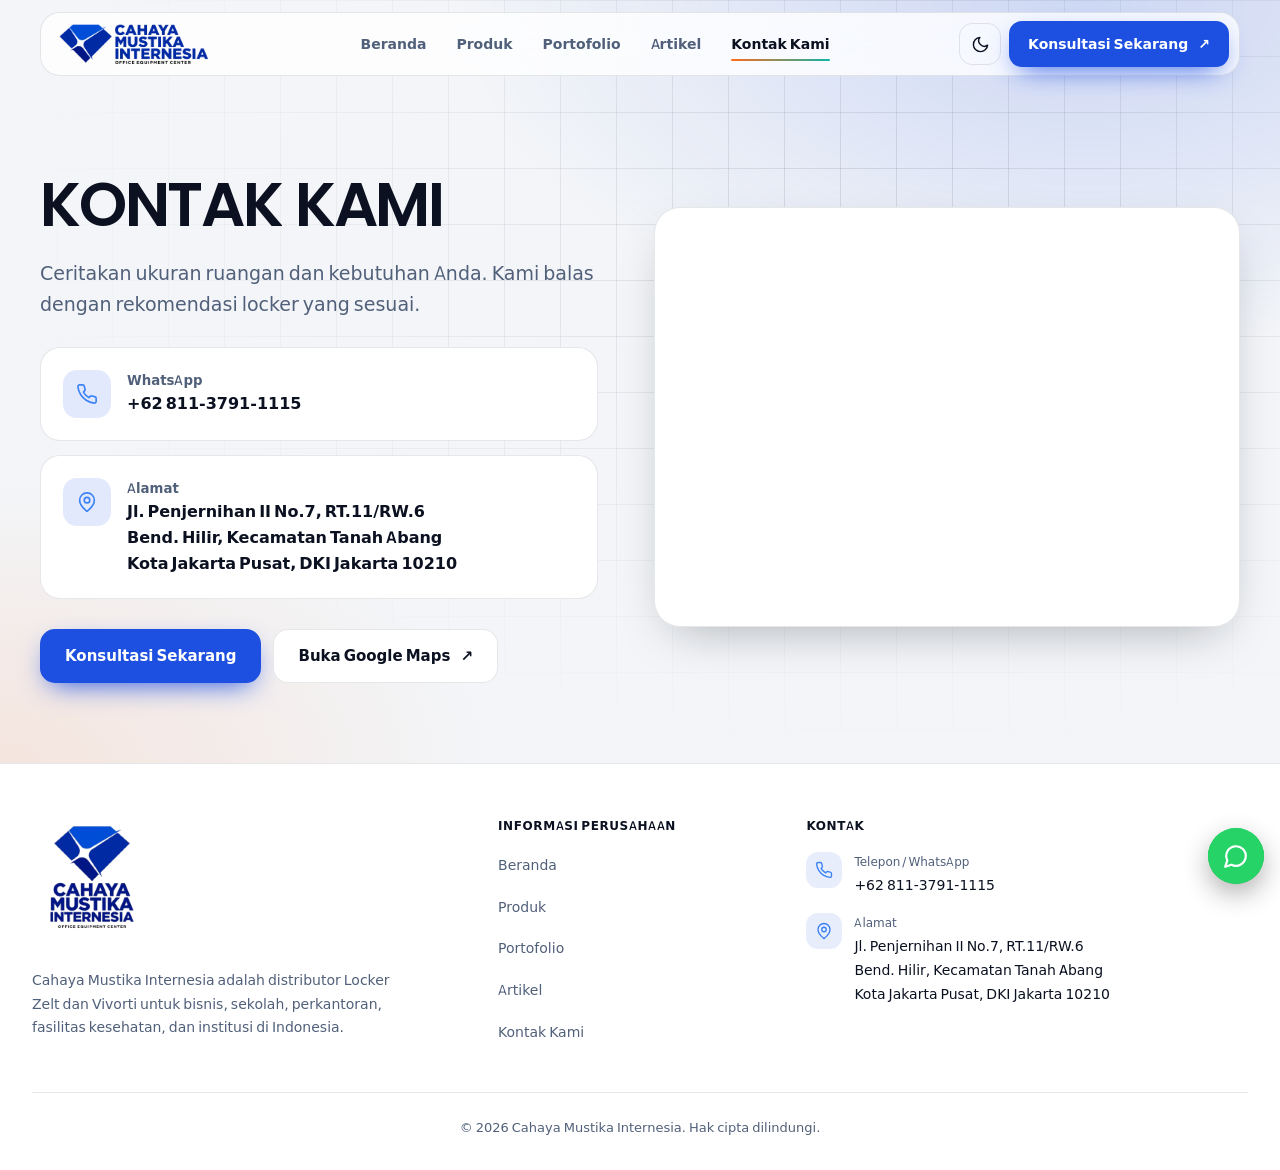
<file: kontak.html>
<!doctype html>
<html lang="id" data-theme="light">
<head>
<meta charset="utf-8">
<meta name="viewport" content="width=device-width,initial-scale=1">
<title>Kontak Kami | Cahaya Mustika Internesia</title>
<meta name="description" content="Hubungi Cahaya Mustika Internesia untuk konsultasi dan penawaran locker Zelt dan Vivorti.">
<meta property="og:title" content="Kontak Kami | Cahaya Mustika Internesia"><meta property="og:description" content="Hubungi Cahaya Mustika Internesia untuk konsultasi dan penawaran locker Zelt dan Vivorti."><meta property="og:image" content="../assets/images/logo-footer.webp">
<link rel="icon" href="../assets/images/icon.webp" type="image/webp">
<script>(function(){var d=document.documentElement;d.classList.add("js");try{var t=localStorage.getItem("theme");if(t==="dark")d.dataset.theme="dark"}catch(e){}})()</script>
<link rel="stylesheet" href="../assets/css/locker.css">
<script defer src="../assets/js/locker.js"></script>
</head>
<body>
<div class="cover" aria-hidden="true"><div class="cover-in"><img class="theme-logo-light" src="../assets/images/logo-footer.webp" width="320" height="320" alt=""><img class="theme-logo-dark" src="../assets/images/logo-footer-dark.webp" width="320" height="320" alt=""><span class="cover-bar"><i></i></span><small>Locker</small></div></div>
<a class="skip" href="#main">Lompat ke konten</a>
<header class="hdr" id="hdr">
 <div class="hdr-in">
  <a class="logo" href="../index.html" aria-label="Cahaya Mustika Internesia"><img class="l-light" src="../assets/images/logo-cahaya-mustika.webp" width="800" height="215" alt="Cahaya Mustika Internesia"><img class="l-dark" src="../assets/images/putih-logo.webp" width="800" height="215" alt="Cahaya Mustika Internesia"></a>
  <nav class="nav" aria-label="Navigasi utama"><a href="../index.html">Beranda</a><a href="../pages/produk.html">Produk</a><a href="../pages/portofolio.html">Portofolio</a><a href="../pages/artikel.html">Artikel</a><a href="../pages/kontak.html" aria-current=page>Kontak Kami</a></nav>
  <div class="hdr-act">
   <button class="theme" id="theme" type="button" aria-label="Ganti tema"><svg class="moon" viewBox="0 0 24 24" fill="none" stroke="currentColor" stroke-width="1.8" stroke-linecap="round" stroke-linejoin="round"><path d="M21 12.8A9 9 0 1111.2 3a7 7 0 009.8 9.8z"/></svg><svg class="sun" viewBox="0 0 24 24" fill="none" stroke="currentColor" stroke-width="1.8" stroke-linecap="round" stroke-linejoin="round"><circle cx="12" cy="12" r="4"/><path d="M12 2v2M12 20v2M4.9 4.9l1.4 1.4M17.7 17.7l1.4 1.4M2 12h2M20 12h2M4.9 19.1l1.4-1.4M17.7 6.3l1.4-1.4"/></svg></button>
   <a class="btn btn-primary btn-sm" href="https://wa.me/6281137911115?text=Halo%20Cahaya%20Mustika%20Internesia%2C%20saya%20ingin%20konsultasi%20mengenai%20locker." target="_blank" rel="noopener noreferrer">Konsultasi Sekarang <span class="arr">↗</span></a>
   <button class="burger" id="burger" type="button" aria-label="Menu" aria-expanded="false" aria-controls="mnav"><span></span><span></span></button>
  </div>
 </div>
 <nav class="mnav" id="mnav" aria-label="Navigasi seluler"><a href="../index.html">Beranda</a><a href="../pages/produk.html">Produk</a><a href="../pages/portofolio.html">Portofolio</a><a href="../pages/artikel.html">Artikel</a><a href="../pages/kontak.html" aria-current=page>Kontak Kami</a></nav>
</header>
<main id="main">

<section class="hero hero-in kontak-hero"><div class="wrap kgrid">
 <div>
  <h1><span class="w"><span style="--w:0">Kontak</span></span> <span class="w"><span style="--w:1">Kami</span></span></h1>
  <p class="lead rv" style="--d:.45s">Ceritakan ukuran ruangan dan kebutuhan Anda. Kami balas dengan rekomendasi locker yang sesuai.</p>
  <div class="cinfo" style="margin-top:28px">
   <a class="ccard rv" style="--d:.5s" href="https://wa.me/6281137911115?text=Halo%20Cahaya%20Mustika%20Internesia%2C%20saya%20ingin%20konsultasi%20mengenai%20locker." target="_blank" rel="noopener noreferrer"><span class="ic"><svg viewBox="0 0 24 24"><path d="M22 16.92v3a2 2 0 0 1-2.18 2 19.79 19.79 0 0 1-8.63-3.07 19.5 19.5 0 0 1-6-6 19.79 19.79 0 0 1-3.07-8.67A2 2 0 0 1 4.11 2h3a2 2 0 0 1 2 1.72 12.84 12.84 0 0 0 .7 2.81 2 2 0 0 1-.45 2.11L8.09 9.91a16 16 0 0 0 6 6l1.27-1.27a2 2 0 0 1 2.11-.45 12.84 12.84 0 0 0 2.81.7A2 2 0 0 1 22 16.92z"/></svg></span><span><small>WhatsApp</small><b>+62 811-3791-1115</b></span></a>
   <a class="ccard rv" style="--d:.58s" href="https://www.google.com/maps/search/?api=1&query=PT%20Cahaya%20Mustika%20Internesia%2C%20Jl.%20Penjernihan%20II%20No.7%2C%20RT.11/RW.6%2C%20Bend.%20Hilir%2C%20Kecamatan%20Tanah%20Abang%2C%20Kota%20Jakarta%20Pusat%2C%20DKI%20Jakarta%2010210" target="_blank" rel="noopener noreferrer"><span class="ic"><svg viewBox="0 0 24 24"><path d="M20 10c0 4.993-5.539 10.193-7.399 11.799a1 1 0 0 1-1.202 0C9.539 20.193 4 14.993 4 10a8 8 0 0 1 16 0"/><circle cx="12" cy="10" r="3"/></svg></span><span><small>Alamat</small><b>Jl. Penjernihan II No.7, RT.11/RW.6<br>Bend. Hilir, Kecamatan Tanah Abang<br>Kota Jakarta Pusat, DKI Jakarta 10210</b></span></a>
  </div>
  <div class="hero-cta rv" style="--d:.66s;margin-bottom:0"><a class="btn btn-primary" href="https://wa.me/6281137911115?text=Halo%20Cahaya%20Mustika%20Internesia%2C%20saya%20ingin%20konsultasi%20mengenai%20locker." target="_blank" rel="noopener noreferrer">Konsultasi Sekarang</a><a class="btn btn-line" href="https://www.google.com/maps/search/?api=1&query=PT%20Cahaya%20Mustika%20Internesia%2C%20Jl.%20Penjernihan%20II%20No.7%2C%20RT.11/RW.6%2C%20Bend.%20Hilir%2C%20Kecamatan%20Tanah%20Abang%2C%20Kota%20Jakarta%20Pusat%2C%20DKI%20Jakarta%2010210" target="_blank" rel="noopener noreferrer">Buka Google Maps <span class="arr">↗</span></a></div>
 </div>
 <div class="map rv z" style="--d:.3s"><iframe src="https://www.google.com/maps?q=PT%20Cahaya%20Mustika%20Internesia%2C%20Jl.%20Penjernihan%20II%20No.7%2C%20RT.11/RW.6%2C%20Bend.%20Hilir%2C%20Kecamatan%20Tanah%20Abang%2C%20Kota%20Jakarta%20Pusat%2C%20DKI%20Jakarta%2010210&output=embed" title="Lokasi PT Cahaya Mustika Internesia" loading="lazy" referrerpolicy="no-referrer-when-downgrade" allowfullscreen></iframe></div>
</div></section>
</main>
<footer class="ft">
 <div class="ft-grid">
  <div class="c2">
   <a class="ft-logo" href="../index.html" aria-label="Cahaya Mustika Internesia"><img class="theme-logo-light" src="../assets/images/logo-footer.webp" width="320" height="320" loading="lazy" alt="Cahaya Mustika Internesia - Office Equipment Center"><img class="theme-logo-dark" src="../assets/images/logo-footer-dark.webp" width="320" height="320" loading="lazy" alt="" aria-hidden="true"></a>
   <p class="d">Cahaya Mustika Internesia adalah distributor Locker Zelt dan Vivorti untuk bisnis, sekolah, perkantoran, fasilitas kesehatan, dan institusi di Indonesia.</p>
  </div>
  <nav aria-label="Footer Navigation"><p class="ft-t">Informasi perusahaan</p><ul><li><a href="../index.html">Beranda</a></li><li><a href="../pages/produk.html">Produk</a></li><li><a href="../pages/portofolio.html">Portofolio</a></li><li><a href="../pages/artikel.html">Artikel</a></li><li><a href="../pages/kontak.html">Kontak Kami</a></li></ul></nav>
  <div class="c2"><p class="ft-t">Kontak</p><ul>
   <li><a class="ci" href="https://wa.me/6281137911115?text=Halo%20Cahaya%20Mustika%20Internesia%2C%20saya%20ingin%20konsultasi%20mengenai%20locker." target="_blank" rel="noopener noreferrer"><span class="ico"><svg width="18" height="18" viewBox="0 0 24 24" fill="none" stroke="currentColor" stroke-width="1.8" stroke-linecap="round" stroke-linejoin="round"><path d="M22 16.92v3a2 2 0 0 1-2.18 2 19.79 19.79 0 0 1-8.63-3.07 19.5 19.5 0 0 1-6-6 19.79 19.79 0 0 1-3.07-8.67A2 2 0 0 1 4.11 2h3a2 2 0 0 1 2 1.72 12.84 12.84 0 0 0 .7 2.81 2 2 0 0 1-.45 2.11L8.09 9.91a16 16 0 0 0 6 6l1.27-1.27a2 2 0 0 1 2.11-.45 12.84 12.84 0 0 0 2.81.7A2 2 0 0 1 22 16.92z"/></svg></span><span><small>Telepon / WhatsApp</small><b>+62 811-3791-1115</b></span></a></li>
   <li><a class="ci" href="https://www.google.com/maps/search/?api=1&amp;query=PT%20Cahaya%20Mustika%20Internesia%2C%20Jl.%20Penjernihan%20II%2C%20Jakarta%20Pusat" target="_blank" rel="noopener noreferrer"><span class="ico"><svg width="18" height="18" viewBox="0 0 24 24" fill="none" stroke="currentColor" stroke-width="1.8" stroke-linecap="round" stroke-linejoin="round"><path d="M20 10c0 4.993-5.539 10.193-7.399 11.799a1 1 0 0 1-1.202 0C9.539 20.193 4 14.993 4 10a8 8 0 0 1 16 0"/><circle cx="12" cy="10" r="3"/></svg></span><span><small>Alamat</small><b><span>Jl. Penjernihan II No.7, RT.11/RW.6</span><span>Bend. Hilir, Kecamatan Tanah Abang</span><span>Kota Jakarta Pusat, DKI Jakarta 10210</span></b></span></a></li>
  </ul></div>
 </div>
 <div class="ft-copy">© 2026 Cahaya Mustika Internesia. Hak cipta dilindungi.</div>
</footer>
<a class="wa" href="https://wa.me/6281137911115?text=Halo%20Cahaya%20Mustika%20Internesia%2C%20saya%20ingin%20konsultasi%20mengenai%20locker." target="_blank" rel="noopener noreferrer" aria-label="Chat dengan Sales via WhatsApp"><span class="tip">Chat dengan Sales</span><span class="b"><svg width="26" height="26" viewBox="0 0 24 24" fill="none" stroke="currentColor" stroke-width="2" stroke-linecap="round" stroke-linejoin="round"><path d="M7.9 20A9 9 0 1 0 4 16.1L2 22Z"/></svg></span></a>
<dialog id="pm" aria-label="Detail produk"><div class="m" style="position:relative"><button class="m-x" type="button" aria-label="Tutup">×</button>
 <div class="m-art"><div class="art" id="pm-art"></div></div>
 <div class="m-body"><span class="badge" id="pm-badge"></span><h3 id="pm-name"></h3><small id="pm-tag" style="color:var(--muted);font-weight:700"></small><p id="pm-desc"></p><ul id="pm-list"></ul>
 <a class="btn btn-wa btn-blue" id="pm-wa" href="#" target="_blank" rel="noopener noreferrer">Mulai Konsultasi <span class="arr">↗</span></a>
 <p class="m-note">Model, ukuran, warna, dan opsi kunci dikonfirmasi oleh tim sales sesuai ketersediaan dan kebutuhan proyek Anda.</p></div></div></dialog>
</body>
</html>
</file>
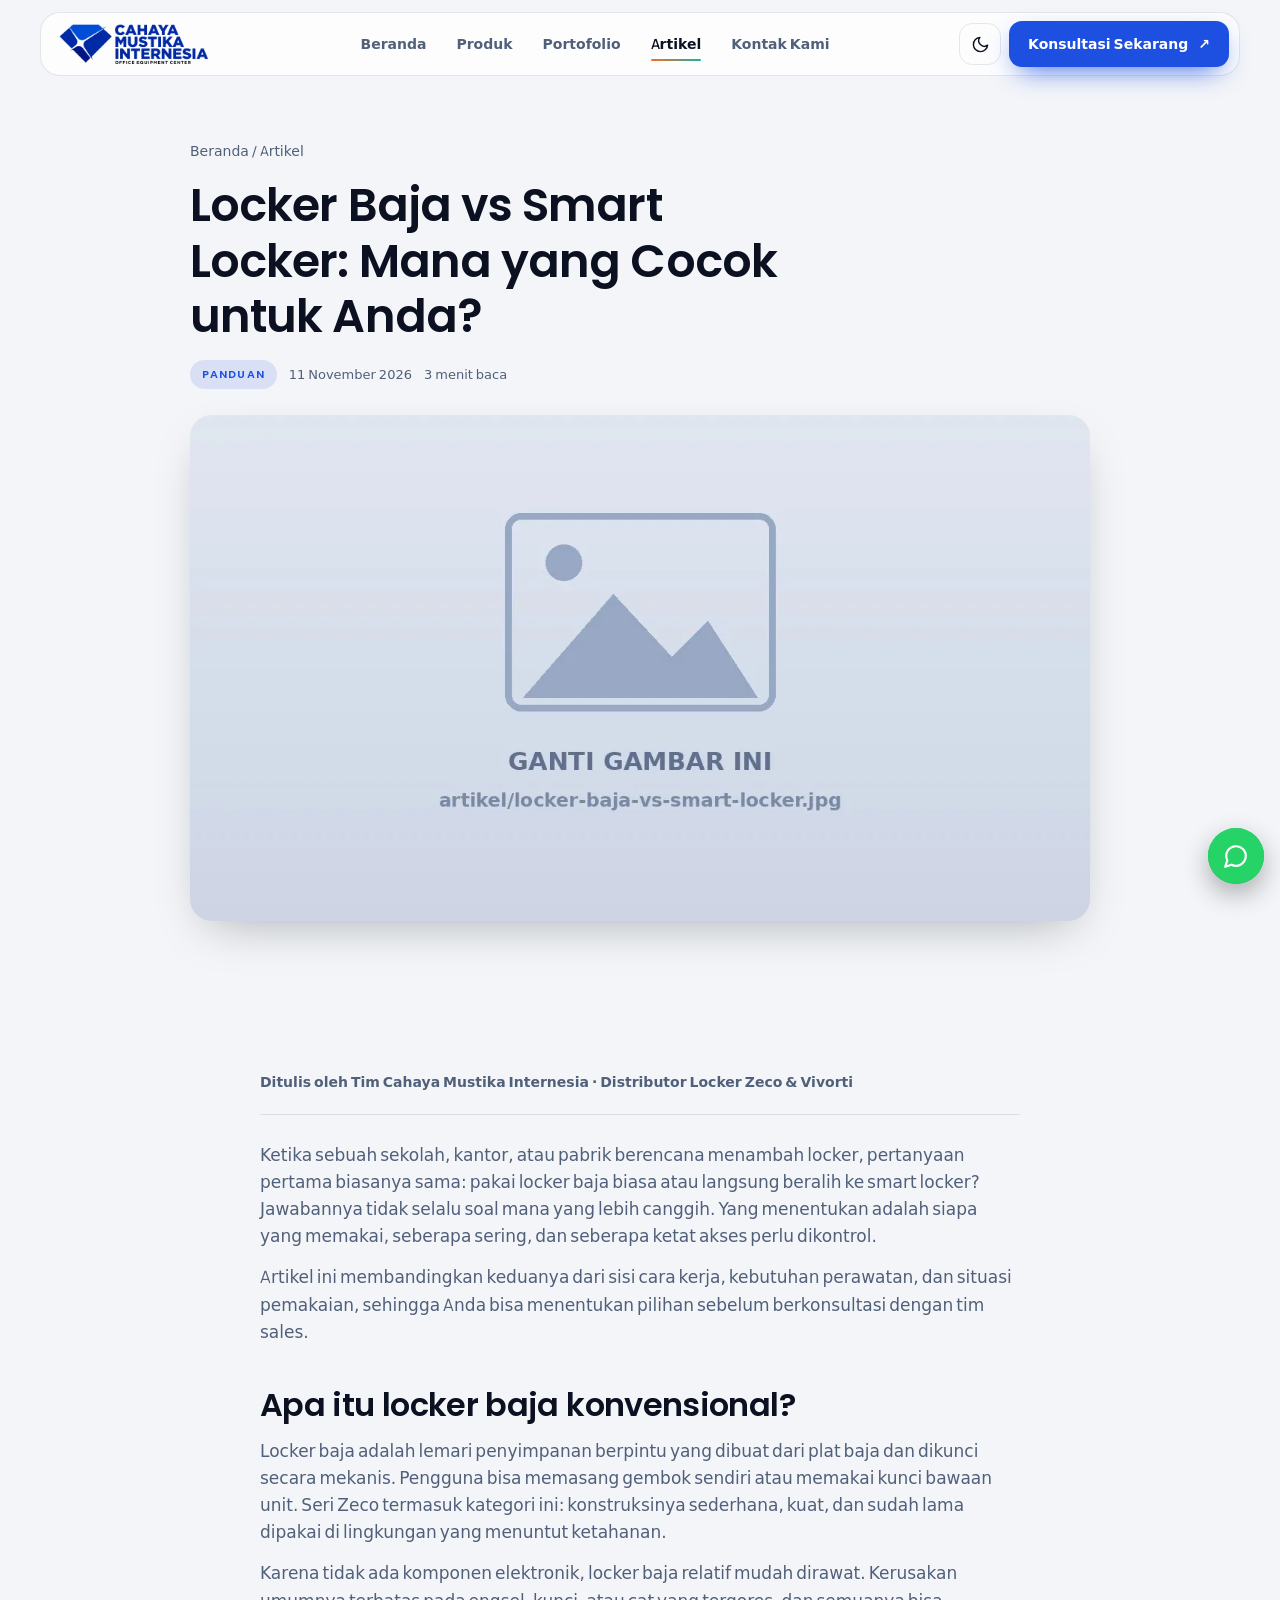
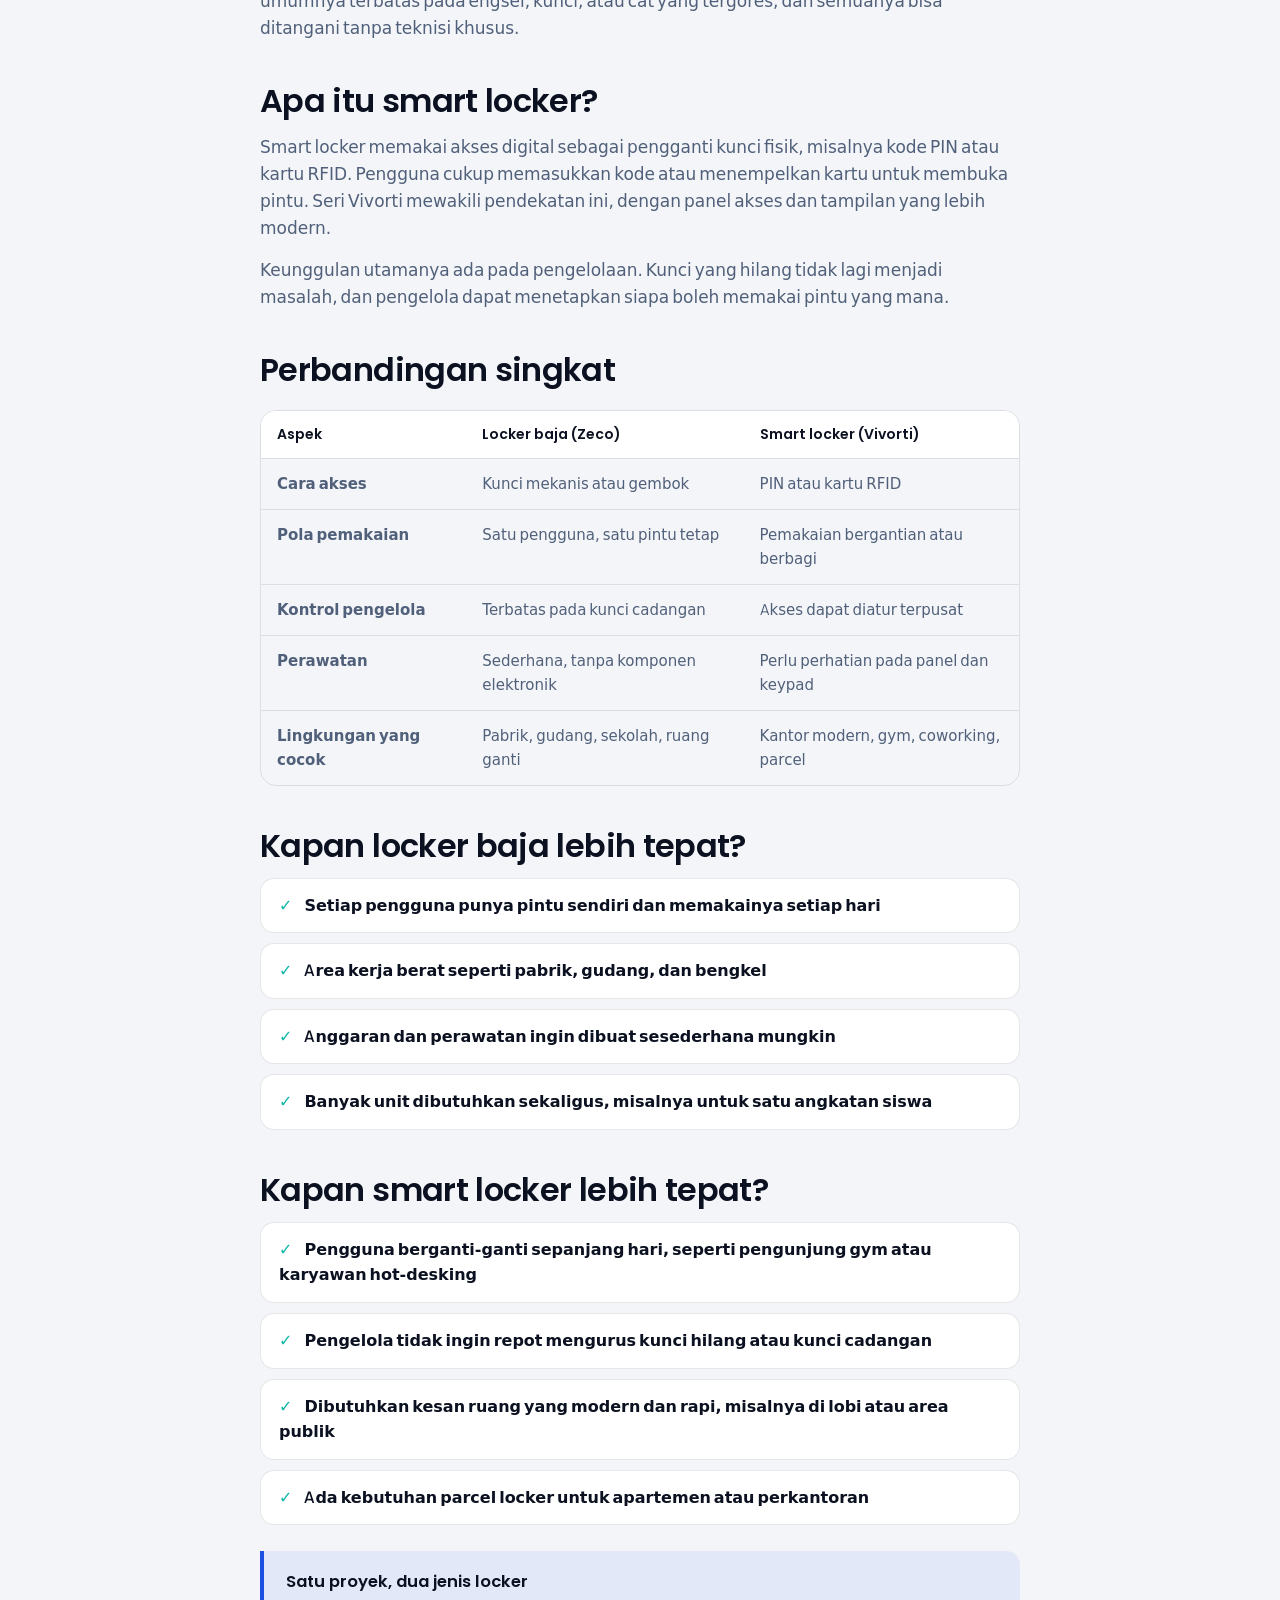
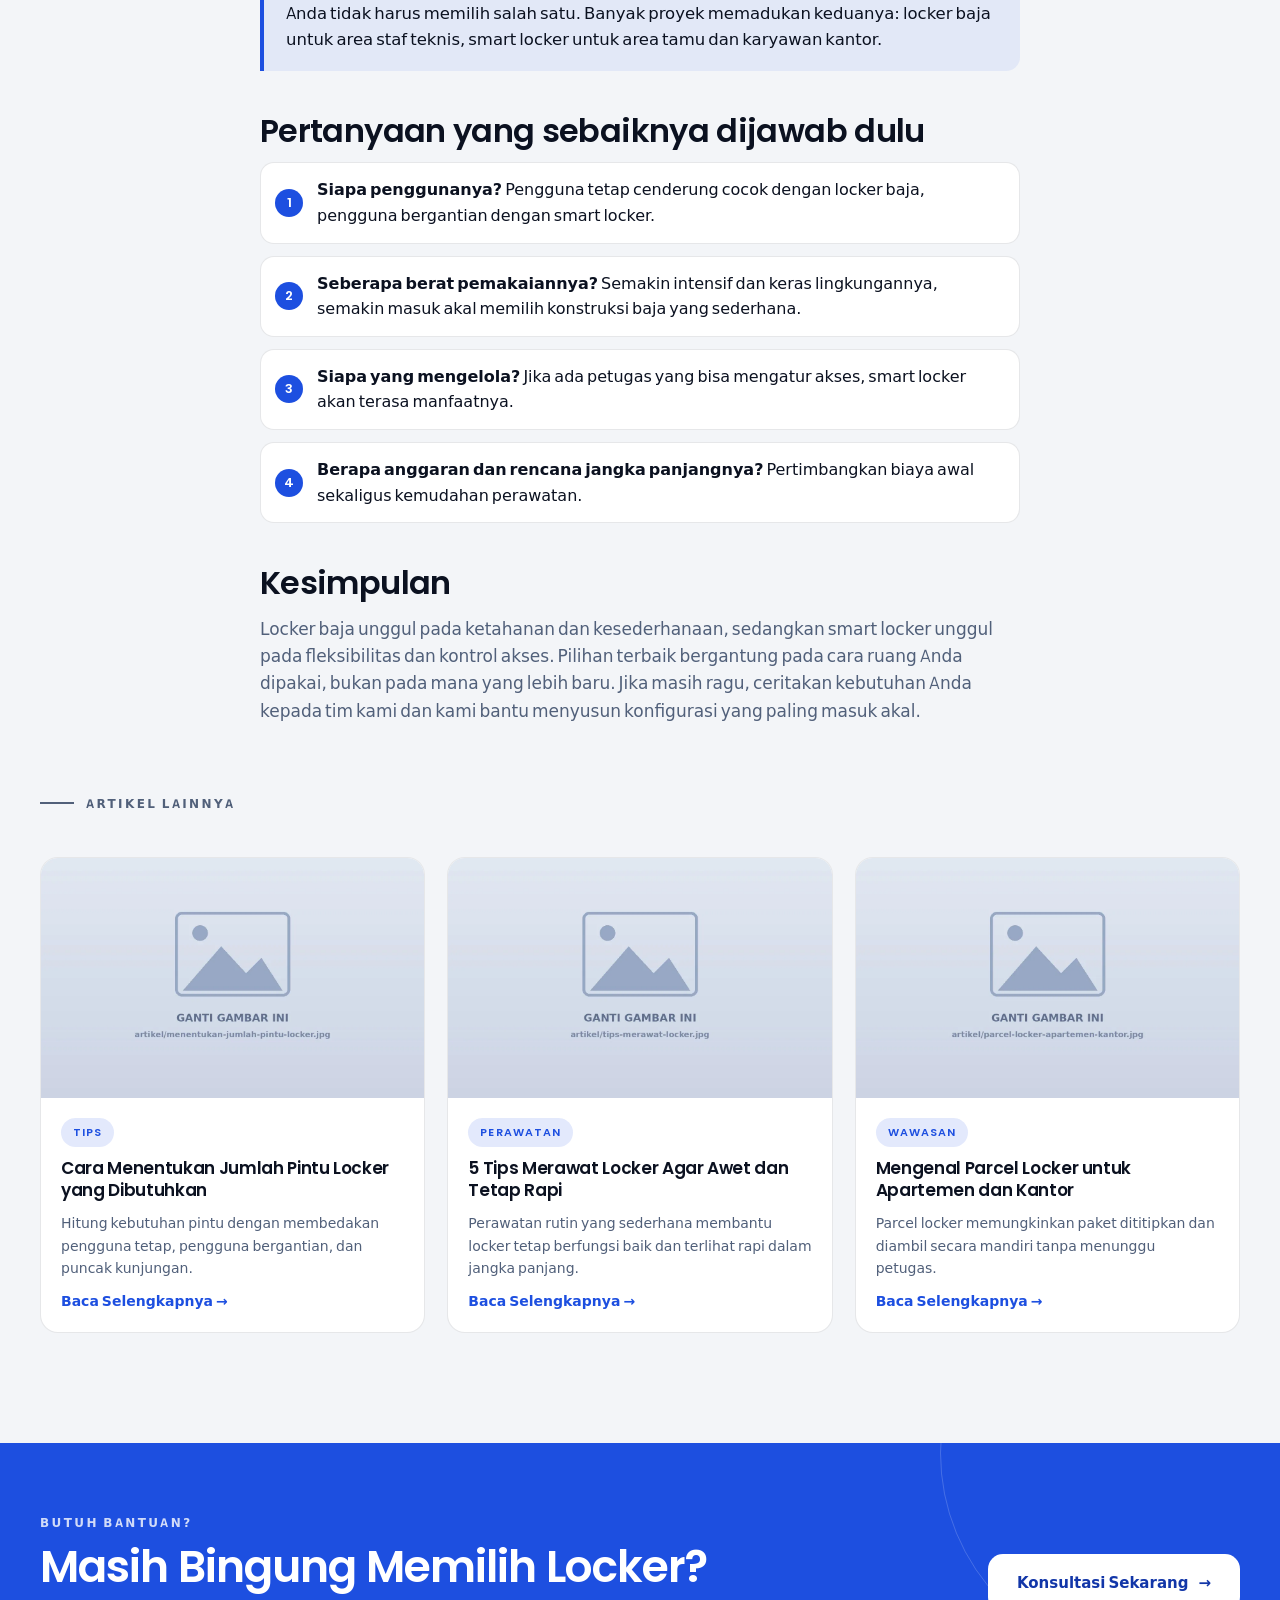
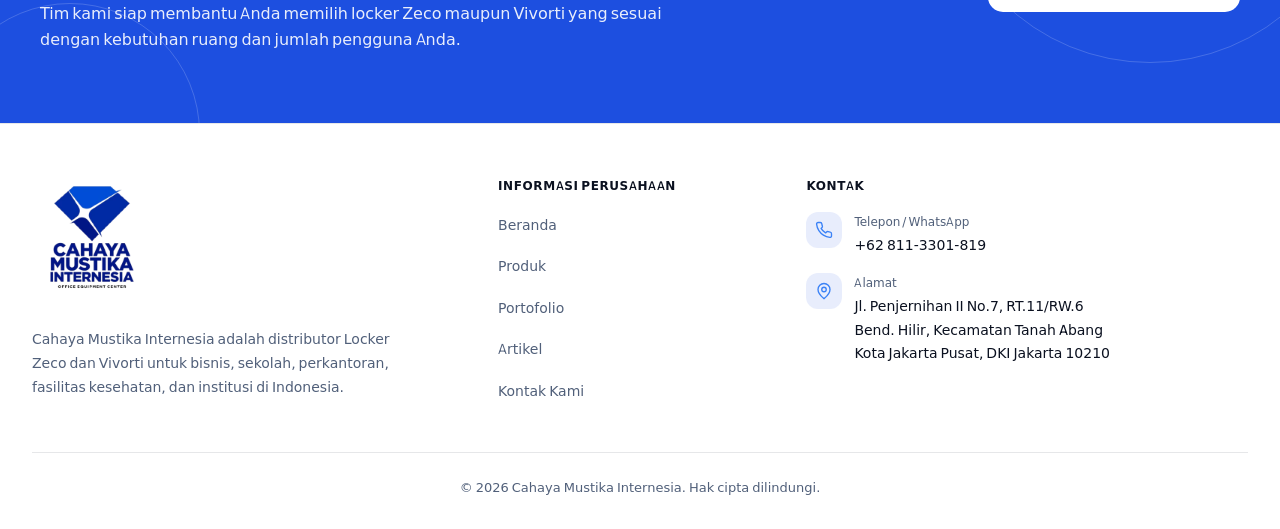
<file: pages/artikel-locker-baja-vs-smart-locker.html>
<!doctype html>
<html lang="id" data-theme="light">
<head>
<meta charset="utf-8">
<meta name="viewport" content="width=device-width,initial-scale=1">
<title>Locker Baja vs Smart Locker: Mana yang Cocok untuk Anda? | Cahaya Mustika Internesia</title>
<meta name="description" content="Memilih antara locker baja konvensional dan smart locker digital bergantung pada pola pemakaian, anggaran, dan tingkat kontrol akses.">
<meta property="og:title" content="Locker Baja vs Smart Locker: Mana yang Cocok untuk Anda? | Cahaya Mustika Internesia"><meta property="og:description" content="Memilih antara locker baja konvensional dan smart locker digital bergantung pada pola pemakaian, anggaran, dan tingkat kontrol akses."><meta property="og:image" content="../assets/images/logo-footer.webp">
<link rel="icon" href="../assets/images/icon.webp" type="image/webp">
<script>(function(){var d=document.documentElement;d.classList.add("js");try{var t=localStorage.getItem("theme");if(t==="dark")d.dataset.theme="dark"}catch(e){}})()</script>
<link rel="stylesheet" href="../assets/css/locker.css">
<script defer src="../assets/js/locker.js"></script>
</head>
<body>
<div class="cover" aria-hidden="true"><div class="cover-in"><img class="theme-logo-light" src="../assets/images/logo-footer.webp" width="320" height="320" alt=""><img class="theme-logo-dark" src="../assets/images/logo-footer-dark.webp" width="320" height="320" alt=""><span class="cover-bar"><i></i></span><small>Locker</small></div></div>
<a class="skip" href="#main">Lompat ke konten</a>
<header class="hdr" id="hdr">
 <div class="hdr-in">
  <a class="logo" href="../index.html" aria-label="Cahaya Mustika Internesia"><img class="l-light" src="../assets/images/logo-cahaya-mustika.webp" width="800" height="215" alt="Cahaya Mustika Internesia"><img class="l-dark" src="../assets/images/putih-logo.webp" width="800" height="215" alt="Cahaya Mustika Internesia"></a>
  <nav class="nav" aria-label="Navigasi utama"><a href="../index.html">Beranda</a><a href="../pages/produk.html">Produk</a><a href="../pages/portofolio.html">Portofolio</a><a href="../pages/artikel.html" aria-current=page>Artikel</a><a href="../pages/kontak.html">Kontak Kami</a></nav>
  <div class="hdr-act">
   <button class="theme" id="theme" type="button" aria-label="Ganti tema"><svg class="moon" viewBox="0 0 24 24" fill="none" stroke="currentColor" stroke-width="1.8" stroke-linecap="round" stroke-linejoin="round"><path d="M21 12.8A9 9 0 1111.2 3a7 7 0 009.8 9.8z"/></svg><svg class="sun" viewBox="0 0 24 24" fill="none" stroke="currentColor" stroke-width="1.8" stroke-linecap="round" stroke-linejoin="round"><circle cx="12" cy="12" r="4"/><path d="M12 2v2M12 20v2M4.9 4.9l1.4 1.4M17.7 17.7l1.4 1.4M2 12h2M20 12h2M4.9 19.1l1.4-1.4M17.7 6.3l1.4-1.4"/></svg></button>
   <a class="btn btn-primary btn-sm" href="https://wa.me/628113301819?text=Halo%20Cahaya%20Mustika%20Internesia%2C%20saya%20ingin%20konsultasi%20mengenai%20locker." target="_blank" rel="noopener noreferrer">Konsultasi Sekarang <span class="arr">↗</span></a>
   <button class="burger" id="burger" type="button" aria-label="Menu" aria-expanded="false" aria-controls="mnav"><span></span><span></span></button>
  </div>
 </div>
 <nav class="mnav" id="mnav" aria-label="Navigasi seluler"><a href="../index.html">Beranda</a><a href="../pages/produk.html">Produk</a><a href="../pages/portofolio.html">Portofolio</a><a href="../pages/artikel.html" aria-current=page>Artikel</a><a href="../pages/kontak.html">Kontak Kami</a></nav>
</header>
<main id="main">
<section class="sec pt-hdr art-top"><div class="wrap art-wrap"><nav class="crumb" aria-label="Breadcrumb"><a href="../index.html">Beranda</a> / <a href="artikel.html">Artikel</a></nav><h1>Locker Baja vs Smart Locker: Mana yang Cocok untuk Anda?</h1><div class="bc-meta"><span class="tagp">Panduan</span><span>11 November 2026</span><span>3 menit baca</span></div><figure class="art-cover"><img src="../assets/images/artikel/locker-baja-vs-smart-locker.webp" alt="Locker Baja vs Smart Locker: Mana yang Cocok untuk Anda?" width="1200" height="750"></figure></div></section><section class="sec" id="isi"><div class="wrap"><article class="prose rv"><p class="byline">Ditulis oleh Tim Cahaya Mustika Internesia · Distributor Locker Zeco &amp; Vivorti</p>
<p>Ketika sebuah sekolah, kantor, atau pabrik berencana menambah locker, pertanyaan pertama biasanya sama: pakai locker baja biasa atau langsung beralih ke smart locker? Jawabannya tidak selalu soal mana yang lebih canggih. Yang menentukan adalah siapa yang memakai, seberapa sering, dan seberapa ketat akses perlu dikontrol.</p>
<p>Artikel ini membandingkan keduanya dari sisi cara kerja, kebutuhan perawatan, dan situasi pemakaian, sehingga Anda bisa menentukan pilihan sebelum berkonsultasi dengan tim sales.</p>
<h2>Apa itu locker baja konvensional?</h2>
<p>Locker baja adalah lemari penyimpanan berpintu yang dibuat dari plat baja dan dikunci secara mekanis. Pengguna bisa memasang gembok sendiri atau memakai kunci bawaan unit. Seri Zeco termasuk kategori ini: konstruksinya sederhana, kuat, dan sudah lama dipakai di lingkungan yang menuntut ketahanan.</p>
<p>Karena tidak ada komponen elektronik, locker baja relatif mudah dirawat. Kerusakan umumnya terbatas pada engsel, kunci, atau cat yang tergores, dan semuanya bisa ditangani tanpa teknisi khusus.</p>
<h2>Apa itu smart locker?</h2>
<p>Smart locker memakai akses digital sebagai pengganti kunci fisik, misalnya kode PIN atau kartu RFID. Pengguna cukup memasukkan kode atau menempelkan kartu untuk membuka pintu. Seri Vivorti mewakili pendekatan ini, dengan panel akses dan tampilan yang lebih modern.</p>
<p>Keunggulan utamanya ada pada pengelolaan. Kunci yang hilang tidak lagi menjadi masalah, dan pengelola dapat menetapkan siapa boleh memakai pintu yang mana.</p>
<h2>Perbandingan singkat</h2>
<div class="tbl"><table><thead><tr><th>Aspek</th><th>Locker baja (Zeco)</th><th>Smart locker (Vivorti)</th></tr></thead><tbody>
<tr><td>Cara akses</td><td>Kunci mekanis atau gembok</td><td>PIN atau kartu RFID</td></tr>
<tr><td>Pola pemakaian</td><td>Satu pengguna, satu pintu tetap</td><td>Pemakaian bergantian atau berbagi</td></tr>
<tr><td>Kontrol pengelola</td><td>Terbatas pada kunci cadangan</td><td>Akses dapat diatur terpusat</td></tr>
<tr><td>Perawatan</td><td>Sederhana, tanpa komponen elektronik</td><td>Perlu perhatian pada panel dan keypad</td></tr>
<tr><td>Lingkungan yang cocok</td><td>Pabrik, gudang, sekolah, ruang ganti</td><td>Kantor modern, gym, coworking, parcel</td></tr>
</tbody></table></div>
<h2>Kapan locker baja lebih tepat?</h2>
<ul><li>Setiap pengguna punya pintu sendiri dan memakainya setiap hari</li><li>Area kerja berat seperti pabrik, gudang, dan bengkel</li><li>Anggaran dan perawatan ingin dibuat sesederhana mungkin</li><li>Banyak unit dibutuhkan sekaligus, misalnya untuk satu angkatan siswa</li></ul>
<h2>Kapan smart locker lebih tepat?</h2>
<ul><li>Pengguna berganti-ganti sepanjang hari, seperti pengunjung gym atau karyawan hot-desking</li><li>Pengelola tidak ingin repot mengurus kunci hilang atau kunci cadangan</li><li>Dibutuhkan kesan ruang yang modern dan rapi, misalnya di lobi atau area publik</li><li>Ada kebutuhan parcel locker untuk apartemen atau perkantoran</li></ul>
<blockquote><b>Satu proyek, dua jenis locker</b>Anda tidak harus memilih salah satu. Banyak proyek memadukan keduanya: locker baja untuk area staf teknis, smart locker untuk area tamu dan karyawan kantor.</blockquote>
<h2>Pertanyaan yang sebaiknya dijawab dulu</h2>
<ol><li><b>Siapa penggunanya?</b> Pengguna tetap cenderung cocok dengan locker baja, pengguna bergantian dengan smart locker.</li><li><b>Seberapa berat pemakaiannya?</b> Semakin intensif dan keras lingkungannya, semakin masuk akal memilih konstruksi baja yang sederhana.</li><li><b>Siapa yang mengelola?</b> Jika ada petugas yang bisa mengatur akses, smart locker akan terasa manfaatnya.</li><li><b>Berapa anggaran dan rencana jangka panjangnya?</b> Pertimbangkan biaya awal sekaligus kemudahan perawatan.</li></ol>
<h2>Kesimpulan</h2>
<p>Locker baja unggul pada ketahanan dan kesederhanaan, sedangkan smart locker unggul pada fleksibilitas dan kontrol akses. Pilihan terbaik bergantung pada cara ruang Anda dipakai, bukan pada mana yang lebih baru. Jika masih ragu, ceritakan kebutuhan Anda kepada tim kami dan kami bantu menyusun konfigurasi yang paling masuk akal.</p></article>
<div class="sec-h" style="margin-top:70px"><div><p class="eyebrow rv">Artikel Lainnya</p></div></div><div class="bgrid"><a class="bc rv" href="artikel-menentukan-jumlah-pintu-locker.html"><div class="bc-img"><img src="../assets/images/artikel/menentukan-jumlah-pintu-locker.webp" alt="Cara Menentukan Jumlah Pintu Locker yang Dibutuhkan" width="1200" height="750" loading="lazy"></div><div class="bc-body"><div class="bc-meta"><span class="tagp">Tips</span></div><h3>Cara Menentukan Jumlah Pintu Locker yang Dibutuhkan</h3><p>Hitung kebutuhan pintu dengan membedakan pengguna tetap, pengguna bergantian, dan puncak kunjungan.</p><span class="bc-more">Baca Selengkapnya <span class="arr">→</span></span></div></a><a class="bc rv" href="artikel-tips-merawat-locker.html"><div class="bc-img"><img src="../assets/images/artikel/tips-merawat-locker.webp" alt="5 Tips Merawat Locker Agar Awet dan Tetap Rapi" width="1200" height="750" loading="lazy"></div><div class="bc-body"><div class="bc-meta"><span class="tagp">Perawatan</span></div><h3>5 Tips Merawat Locker Agar Awet dan Tetap Rapi</h3><p>Perawatan rutin yang sederhana membantu locker tetap berfungsi baik dan terlihat rapi dalam jangka panjang.</p><span class="bc-more">Baca Selengkapnya <span class="arr">→</span></span></div></a><a class="bc rv" href="artikel-parcel-locker-apartemen-kantor.html"><div class="bc-img"><img src="../assets/images/artikel/parcel-locker-apartemen-kantor.webp" alt="Mengenal Parcel Locker untuk Apartemen dan Kantor" width="1200" height="750" loading="lazy"></div><div class="bc-body"><div class="bc-meta"><span class="tagp">Wawasan</span></div><h3>Mengenal Parcel Locker untuk Apartemen dan Kantor</h3><p>Parcel locker memungkinkan paket dititipkan dan diambil secara mandiri tanpa menunggu petugas.</p><span class="bc-more">Baca Selengkapnya <span class="arr">→</span></span></div></a></div></div></section></main>
<section class="cta" aria-label="Konsultasi Locker"><div class="wrap cta-in"><div><p class="lab">BUTUH BANTUAN?</p><h2>Masih Bingung Memilih Locker?</h2><p>Tim kami siap membantu Anda memilih locker Zeco maupun Vivorti yang sesuai dengan kebutuhan ruang dan jumlah pengguna Anda.</p></div><a class="btn" href="https://wa.me/628113301819?text=Halo%20Cahaya%20Mustika%20Internesia%2C%20saya%20ingin%20berkonsultasi%20mengenai%20locker%20Zeco%20dan%20Vivorti%20untuk%20proyek%20saya." target="_blank" rel="noopener noreferrer">Konsultasi Sekarang <span class="arr">→</span></a></div></section>
<footer class="ft">
 <div class="ft-grid">
  <div class="c2">
   <a class="ft-logo" href="../index.html" aria-label="Cahaya Mustika Internesia"><img class="theme-logo-light" src="../assets/images/logo-footer.webp" width="320" height="320" loading="lazy" alt="Cahaya Mustika Internesia - Office Equipment Center"><img class="theme-logo-dark" src="../assets/images/logo-footer-dark.webp" width="320" height="320" loading="lazy" alt="" aria-hidden="true"></a>
   <p class="d">Cahaya Mustika Internesia adalah distributor Locker Zeco dan Vivorti untuk bisnis, sekolah, perkantoran, fasilitas kesehatan, dan institusi di Indonesia.</p>
  </div>
  <nav aria-label="Footer Navigation"><p class="ft-t">Informasi perusahaan</p><ul><li><a href="../index.html">Beranda</a></li><li><a href="../pages/produk.html">Produk</a></li><li><a href="../pages/portofolio.html">Portofolio</a></li><li><a href="../pages/artikel.html">Artikel</a></li><li><a href="../pages/kontak.html">Kontak Kami</a></li></ul></nav>
  <div class="c2"><p class="ft-t">Kontak</p><ul>
   <li><a class="ci" href="https://wa.me/628113301819?text=Halo%20Cahaya%20Mustika%20Internesia%2C%20saya%20ingin%20konsultasi%20mengenai%20locker." target="_blank" rel="noopener noreferrer"><span class="ico"><svg width="18" height="18" viewBox="0 0 24 24" fill="none" stroke="currentColor" stroke-width="1.8" stroke-linecap="round" stroke-linejoin="round"><path d="M22 16.92v3a2 2 0 0 1-2.18 2 19.79 19.79 0 0 1-8.63-3.07 19.5 19.5 0 0 1-6-6 19.79 19.79 0 0 1-3.07-8.67A2 2 0 0 1 4.11 2h3a2 2 0 0 1 2 1.72 12.84 12.84 0 0 0 .7 2.81 2 2 0 0 1-.45 2.11L8.09 9.91a16 16 0 0 0 6 6l1.27-1.27a2 2 0 0 1 2.11-.45 12.84 12.84 0 0 0 2.81.7A2 2 0 0 1 22 16.92z"/></svg></span><span><small>Telepon / WhatsApp</small><b>+62 811-3301-819</b></span></a></li>
   <li><a class="ci" href="https://www.google.com/maps/search/?api=1&amp;query=PT%20Cahaya%20Mustika%20Internesia%2C%20Jl.%20Penjernihan%20II%2C%20Jakarta%20Pusat" target="_blank" rel="noopener noreferrer"><span class="ico"><svg width="18" height="18" viewBox="0 0 24 24" fill="none" stroke="currentColor" stroke-width="1.8" stroke-linecap="round" stroke-linejoin="round"><path d="M20 10c0 4.993-5.539 10.193-7.399 11.799a1 1 0 0 1-1.202 0C9.539 20.193 4 14.993 4 10a8 8 0 0 1 16 0"/><circle cx="12" cy="10" r="3"/></svg></span><span><small>Alamat</small><b><span>Jl. Penjernihan II No.7, RT.11/RW.6</span><span>Bend. Hilir, Kecamatan Tanah Abang</span><span>Kota Jakarta Pusat, DKI Jakarta 10210</span></b></span></a></li>
  </ul></div>
 </div>
 <div class="ft-copy">© 2026 Cahaya Mustika Internesia. Hak cipta dilindungi.</div>
</footer>
<a class="wa" href="https://wa.me/628113301819?text=Halo%20Cahaya%20Mustika%20Internesia%2C%20saya%20ingin%20konsultasi%20mengenai%20locker." target="_blank" rel="noopener noreferrer" aria-label="Chat dengan Sales via WhatsApp"><span class="tip">Chat dengan Sales</span><span class="b"><svg width="26" height="26" viewBox="0 0 24 24" fill="none" stroke="currentColor" stroke-width="2" stroke-linecap="round" stroke-linejoin="round"><path d="M7.9 20A9 9 0 1 0 4 16.1L2 22Z"/></svg></span></a>
<dialog id="pm" aria-label="Detail produk"><div class="m" style="position:relative"><button class="m-x" type="button" aria-label="Tutup">×</button>
 <div class="m-art"><div class="art" id="pm-art"></div></div>
 <div class="m-body"><span class="badge" id="pm-badge"></span><h3 id="pm-name"></h3><small id="pm-tag" style="color:var(--muted);font-weight:700"></small><p id="pm-desc"></p><ul id="pm-list"></ul>
 <a class="btn btn-wa btn-blue" id="pm-wa" href="#" target="_blank" rel="noopener noreferrer">Mulai Konsultasi <span class="arr">↗</span></a>
 <p class="m-note">Model, ukuran, warna, dan opsi kunci dikonfirmasi oleh tim sales sesuai ketersediaan dan kebutuhan proyek Anda.</p></div></div></dialog>
</body>
</html>
</file>
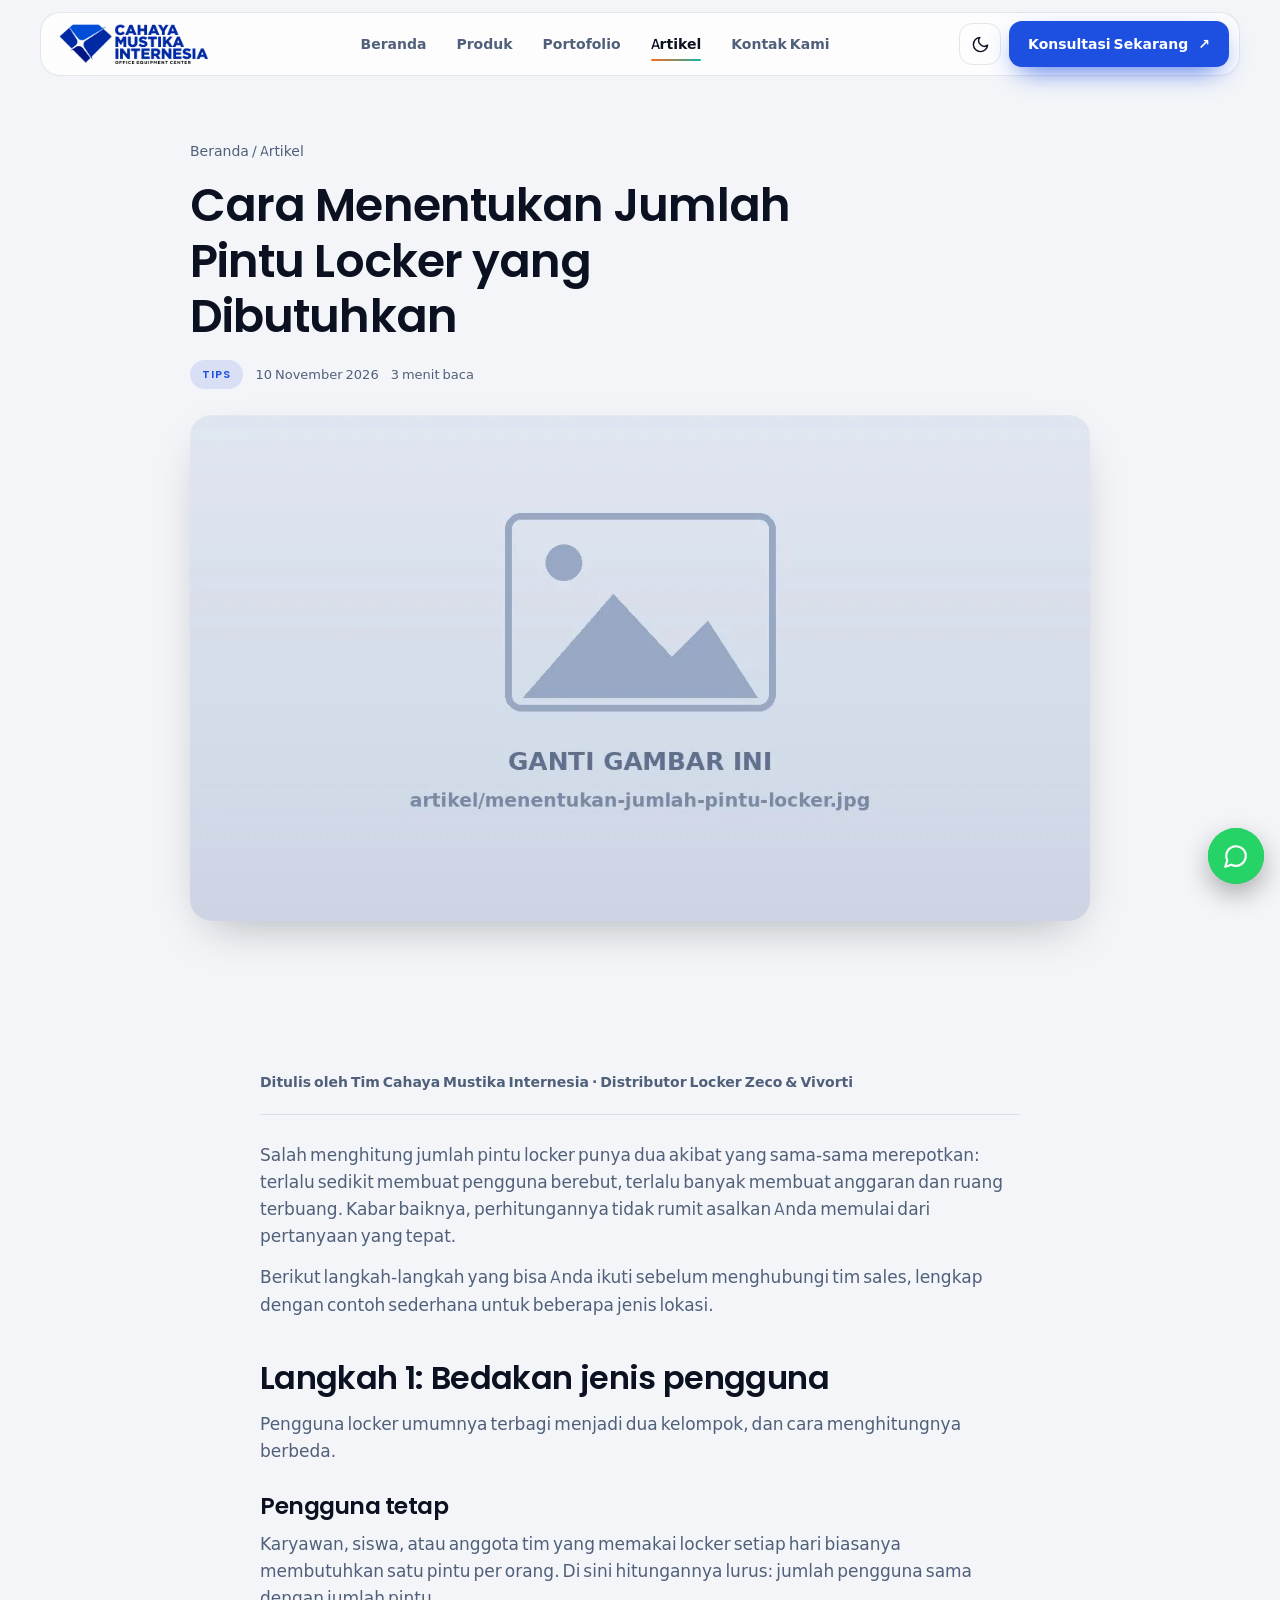
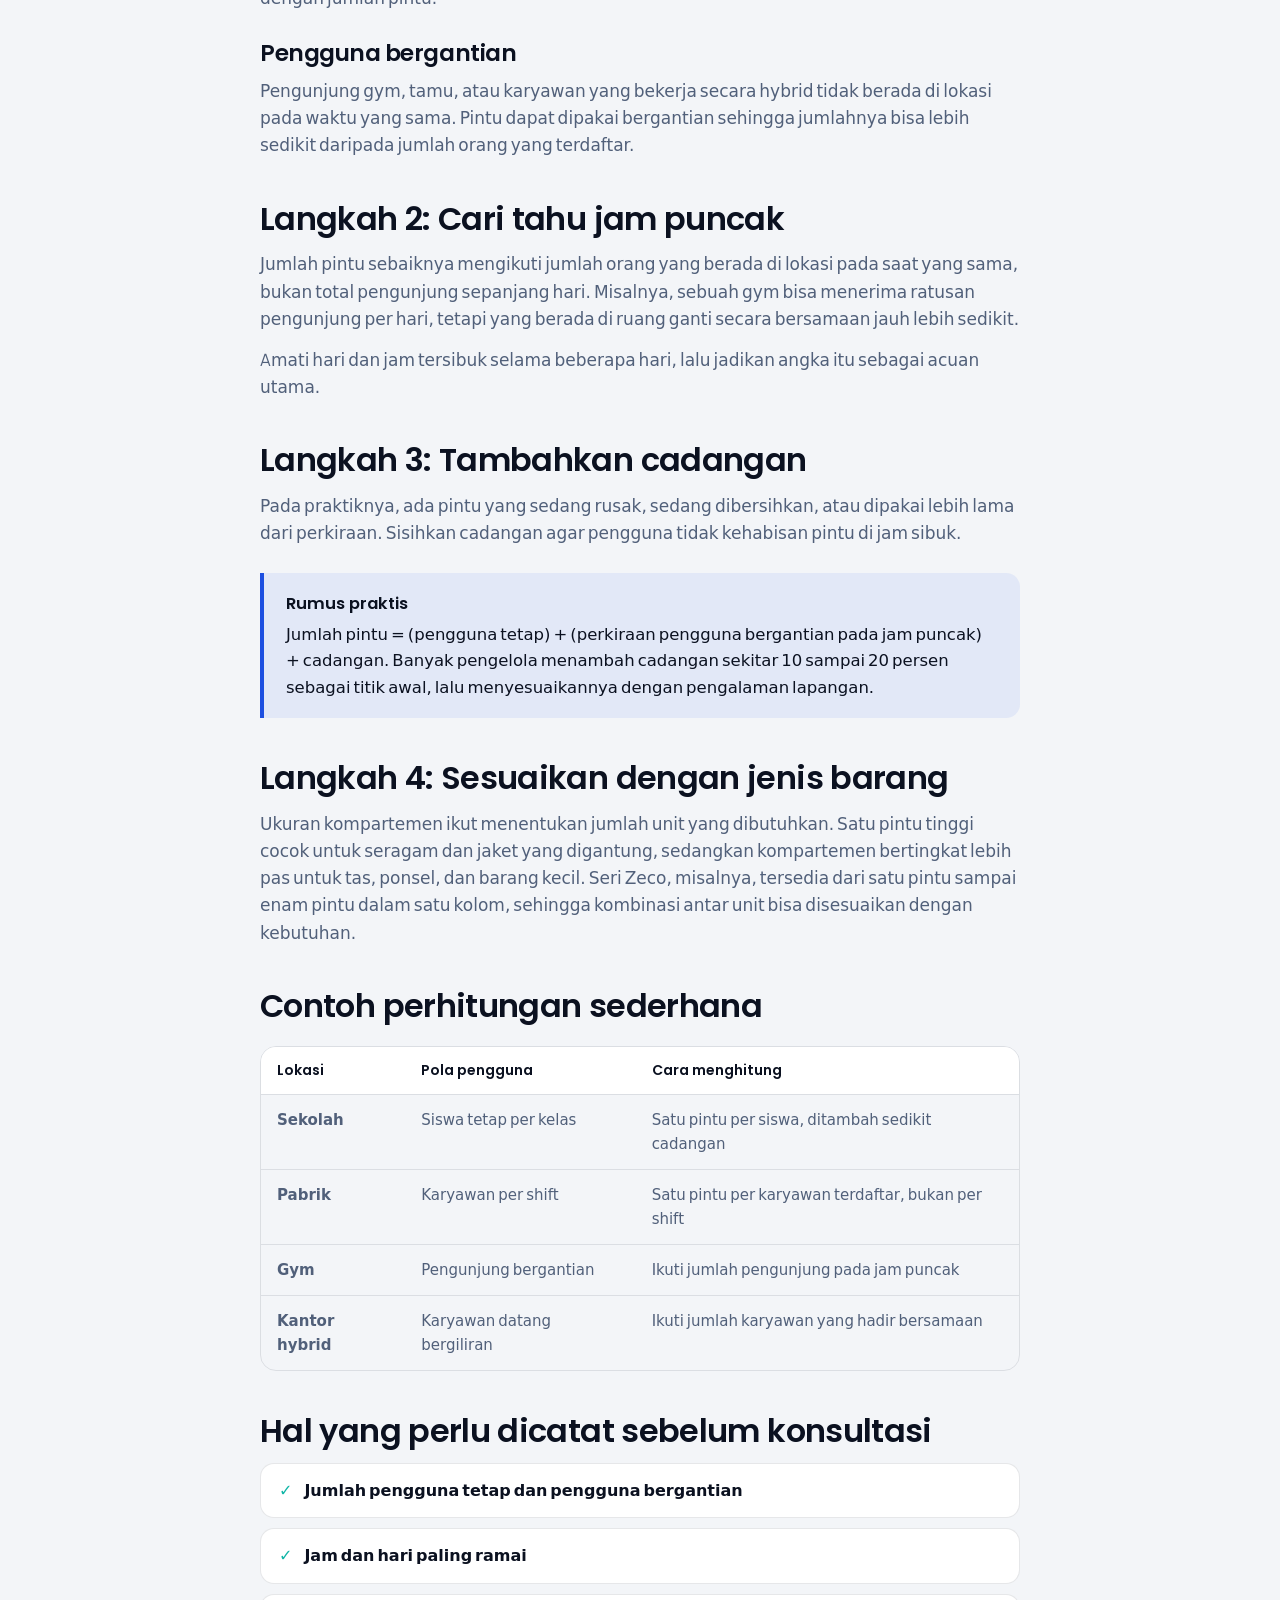
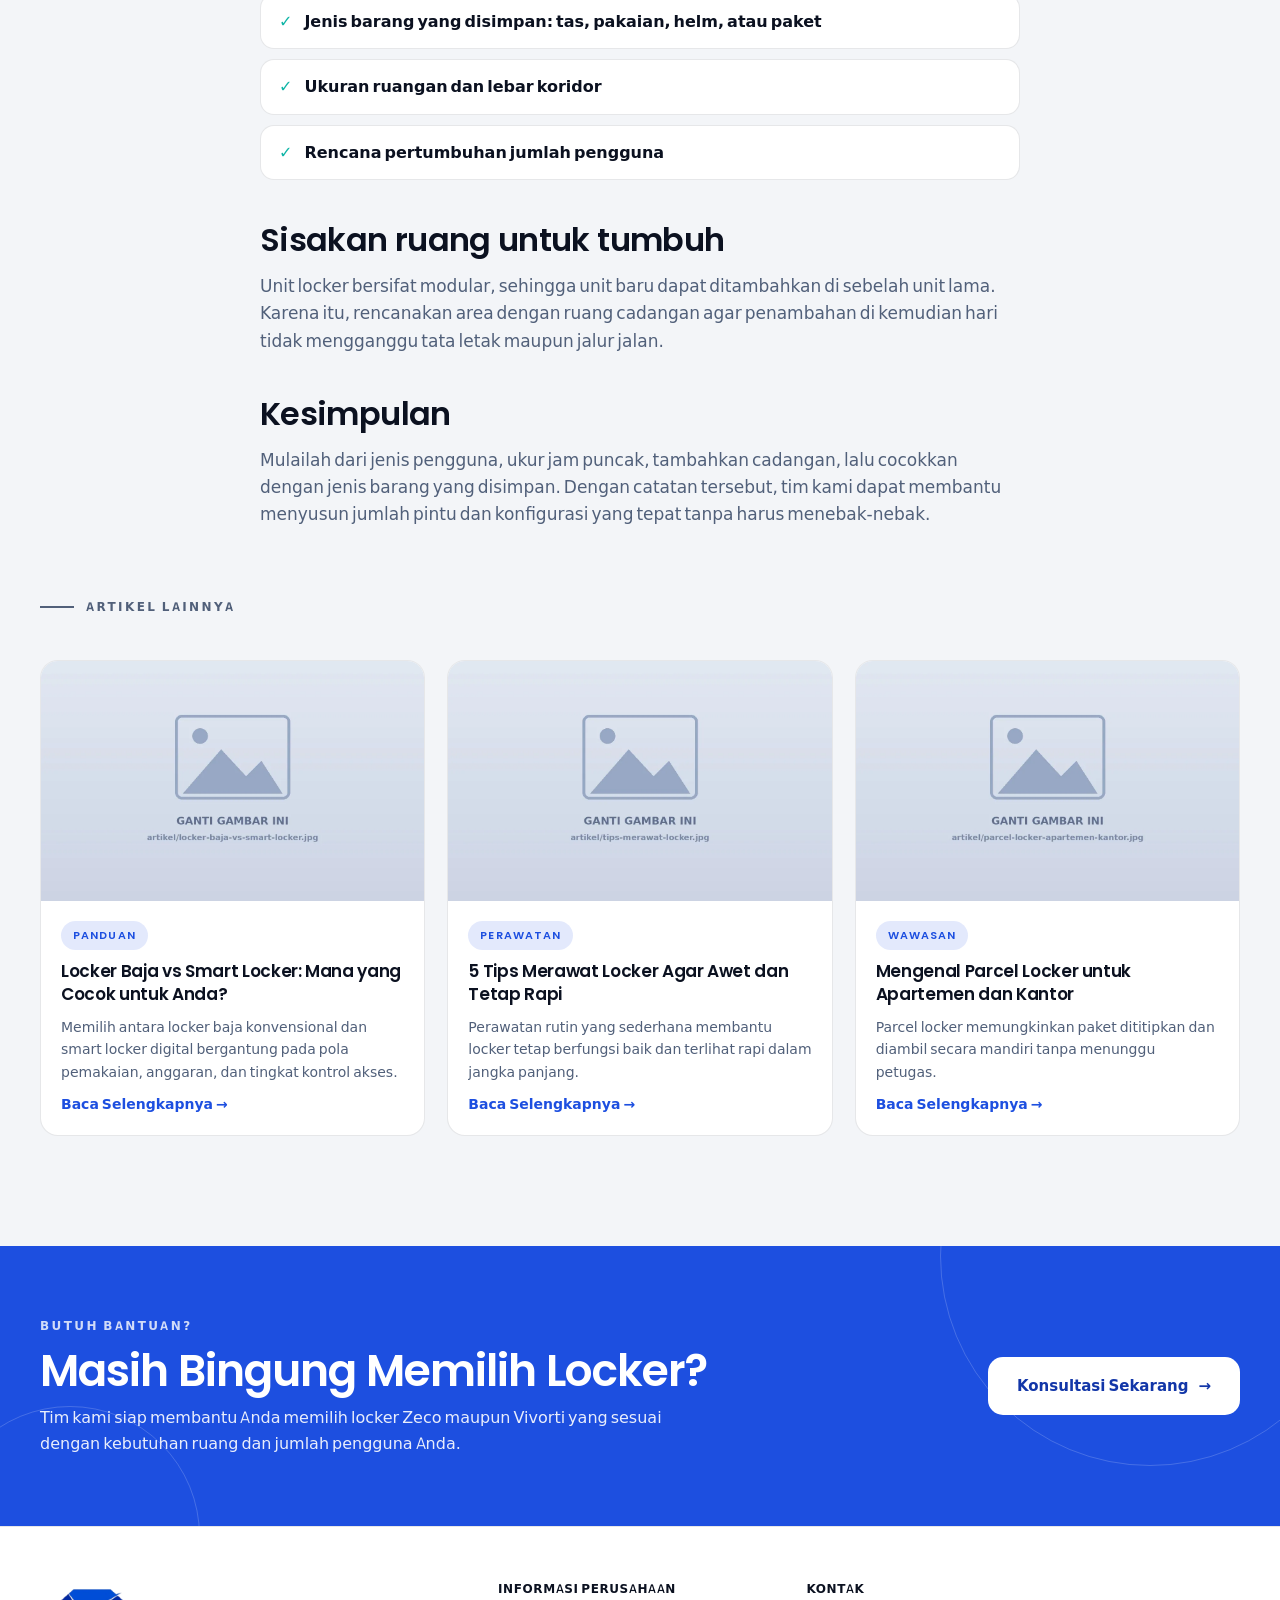
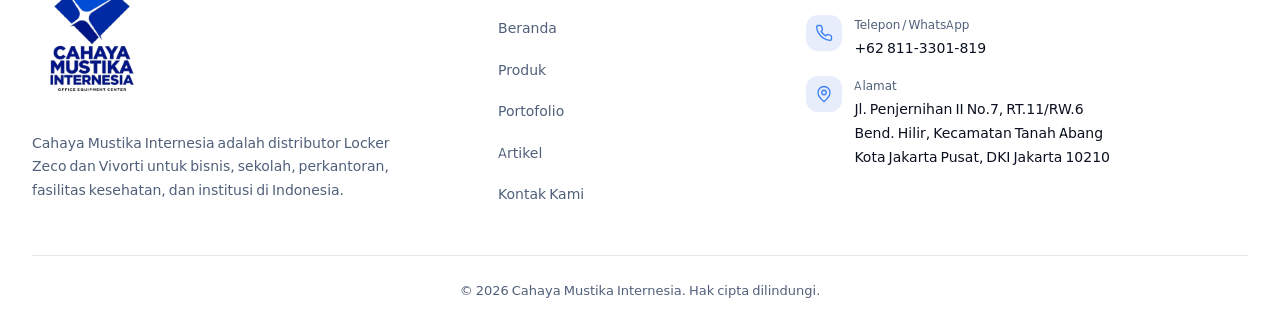
<file: pages/artikel-menentukan-jumlah-pintu-locker.html>
<!doctype html>
<html lang="id" data-theme="light">
<head>
<meta charset="utf-8">
<meta name="viewport" content="width=device-width,initial-scale=1">
<title>Cara Menentukan Jumlah Pintu Locker yang Dibutuhkan | Cahaya Mustika Internesia</title>
<meta name="description" content="Hitung kebutuhan pintu dengan membedakan pengguna tetap, pengguna bergantian, dan puncak kunjungan.">
<meta property="og:title" content="Cara Menentukan Jumlah Pintu Locker yang Dibutuhkan | Cahaya Mustika Internesia"><meta property="og:description" content="Hitung kebutuhan pintu dengan membedakan pengguna tetap, pengguna bergantian, dan puncak kunjungan."><meta property="og:image" content="../assets/images/logo-footer.webp">
<link rel="icon" href="../assets/images/icon.webp" type="image/webp">
<script>(function(){var d=document.documentElement;d.classList.add("js");try{var t=localStorage.getItem("theme");if(t==="dark")d.dataset.theme="dark"}catch(e){}})()</script>
<link rel="stylesheet" href="../assets/css/locker.css">
<script defer src="../assets/js/locker.js"></script>
</head>
<body>
<div class="cover" aria-hidden="true"><div class="cover-in"><img class="theme-logo-light" src="../assets/images/logo-footer.webp" width="320" height="320" alt=""><img class="theme-logo-dark" src="../assets/images/logo-footer-dark.webp" width="320" height="320" alt=""><span class="cover-bar"><i></i></span><small>Locker</small></div></div>
<a class="skip" href="#main">Lompat ke konten</a>
<header class="hdr" id="hdr">
 <div class="hdr-in">
  <a class="logo" href="../index.html" aria-label="Cahaya Mustika Internesia"><img class="l-light" src="../assets/images/logo-cahaya-mustika.webp" width="800" height="215" alt="Cahaya Mustika Internesia"><img class="l-dark" src="../assets/images/putih-logo.webp" width="800" height="215" alt="Cahaya Mustika Internesia"></a>
  <nav class="nav" aria-label="Navigasi utama"><a href="../index.html">Beranda</a><a href="../pages/produk.html">Produk</a><a href="../pages/portofolio.html">Portofolio</a><a href="../pages/artikel.html" aria-current=page>Artikel</a><a href="../pages/kontak.html">Kontak Kami</a></nav>
  <div class="hdr-act">
   <button class="theme" id="theme" type="button" aria-label="Ganti tema"><svg class="moon" viewBox="0 0 24 24" fill="none" stroke="currentColor" stroke-width="1.8" stroke-linecap="round" stroke-linejoin="round"><path d="M21 12.8A9 9 0 1111.2 3a7 7 0 009.8 9.8z"/></svg><svg class="sun" viewBox="0 0 24 24" fill="none" stroke="currentColor" stroke-width="1.8" stroke-linecap="round" stroke-linejoin="round"><circle cx="12" cy="12" r="4"/><path d="M12 2v2M12 20v2M4.9 4.9l1.4 1.4M17.7 17.7l1.4 1.4M2 12h2M20 12h2M4.9 19.1l1.4-1.4M17.7 6.3l1.4-1.4"/></svg></button>
   <a class="btn btn-primary btn-sm" href="https://wa.me/628113301819?text=Halo%20Cahaya%20Mustika%20Internesia%2C%20saya%20ingin%20konsultasi%20mengenai%20locker." target="_blank" rel="noopener noreferrer">Konsultasi Sekarang <span class="arr">↗</span></a>
   <button class="burger" id="burger" type="button" aria-label="Menu" aria-expanded="false" aria-controls="mnav"><span></span><span></span></button>
  </div>
 </div>
 <nav class="mnav" id="mnav" aria-label="Navigasi seluler"><a href="../index.html">Beranda</a><a href="../pages/produk.html">Produk</a><a href="../pages/portofolio.html">Portofolio</a><a href="../pages/artikel.html" aria-current=page>Artikel</a><a href="../pages/kontak.html">Kontak Kami</a></nav>
</header>
<main id="main">
<section class="sec pt-hdr art-top"><div class="wrap art-wrap"><nav class="crumb" aria-label="Breadcrumb"><a href="../index.html">Beranda</a> / <a href="artikel.html">Artikel</a></nav><h1>Cara Menentukan Jumlah Pintu Locker yang Dibutuhkan</h1><div class="bc-meta"><span class="tagp">Tips</span><span>10 November 2026</span><span>3 menit baca</span></div><figure class="art-cover"><img src="../assets/images/artikel/menentukan-jumlah-pintu-locker.webp" alt="Cara Menentukan Jumlah Pintu Locker yang Dibutuhkan" width="1200" height="750"></figure></div></section><section class="sec" id="isi"><div class="wrap"><article class="prose rv"><p class="byline">Ditulis oleh Tim Cahaya Mustika Internesia · Distributor Locker Zeco &amp; Vivorti</p>
<p>Salah menghitung jumlah pintu locker punya dua akibat yang sama-sama merepotkan: terlalu sedikit membuat pengguna berebut, terlalu banyak membuat anggaran dan ruang terbuang. Kabar baiknya, perhitungannya tidak rumit asalkan Anda memulai dari pertanyaan yang tepat.</p>
<p>Berikut langkah-langkah yang bisa Anda ikuti sebelum menghubungi tim sales, lengkap dengan contoh sederhana untuk beberapa jenis lokasi.</p>
<h2>Langkah 1: Bedakan jenis pengguna</h2>
<p>Pengguna locker umumnya terbagi menjadi dua kelompok, dan cara menghitungnya berbeda.</p>
<h3>Pengguna tetap</h3>
<p>Karyawan, siswa, atau anggota tim yang memakai locker setiap hari biasanya membutuhkan satu pintu per orang. Di sini hitungannya lurus: jumlah pengguna sama dengan jumlah pintu.</p>
<h3>Pengguna bergantian</h3>
<p>Pengunjung gym, tamu, atau karyawan yang bekerja secara hybrid tidak berada di lokasi pada waktu yang sama. Pintu dapat dipakai bergantian sehingga jumlahnya bisa lebih sedikit daripada jumlah orang yang terdaftar.</p>
<h2>Langkah 2: Cari tahu jam puncak</h2>
<p>Jumlah pintu sebaiknya mengikuti jumlah orang yang berada di lokasi pada saat yang sama, bukan total pengunjung sepanjang hari. Misalnya, sebuah gym bisa menerima ratusan pengunjung per hari, tetapi yang berada di ruang ganti secara bersamaan jauh lebih sedikit.</p>
<p>Amati hari dan jam tersibuk selama beberapa hari, lalu jadikan angka itu sebagai acuan utama.</p>
<h2>Langkah 3: Tambahkan cadangan</h2>
<p>Pada praktiknya, ada pintu yang sedang rusak, sedang dibersihkan, atau dipakai lebih lama dari perkiraan. Sisihkan cadangan agar pengguna tidak kehabisan pintu di jam sibuk.</p>
<blockquote><b>Rumus praktis</b>Jumlah pintu = (pengguna tetap) + (perkiraan pengguna bergantian pada jam puncak) + cadangan. Banyak pengelola menambah cadangan sekitar 10 sampai 20 persen sebagai titik awal, lalu menyesuaikannya dengan pengalaman lapangan.</blockquote>
<h2>Langkah 4: Sesuaikan dengan jenis barang</h2>
<p>Ukuran kompartemen ikut menentukan jumlah unit yang dibutuhkan. Satu pintu tinggi cocok untuk seragam dan jaket yang digantung, sedangkan kompartemen bertingkat lebih pas untuk tas, ponsel, dan barang kecil. Seri Zeco, misalnya, tersedia dari satu pintu sampai enam pintu dalam satu kolom, sehingga kombinasi antar unit bisa disesuaikan dengan kebutuhan.</p>
<h2>Contoh perhitungan sederhana</h2>
<div class="tbl"><table><thead><tr><th>Lokasi</th><th>Pola pengguna</th><th>Cara menghitung</th></tr></thead><tbody>
<tr><td>Sekolah</td><td>Siswa tetap per kelas</td><td>Satu pintu per siswa, ditambah sedikit cadangan</td></tr>
<tr><td>Pabrik</td><td>Karyawan per shift</td><td>Satu pintu per karyawan terdaftar, bukan per shift</td></tr>
<tr><td>Gym</td><td>Pengunjung bergantian</td><td>Ikuti jumlah pengunjung pada jam puncak</td></tr>
<tr><td>Kantor hybrid</td><td>Karyawan datang bergiliran</td><td>Ikuti jumlah karyawan yang hadir bersamaan</td></tr>
</tbody></table></div>
<h2>Hal yang perlu dicatat sebelum konsultasi</h2>
<ul><li>Jumlah pengguna tetap dan pengguna bergantian</li><li>Jam dan hari paling ramai</li><li>Jenis barang yang disimpan: tas, pakaian, helm, atau paket</li><li>Ukuran ruangan dan lebar koridor</li><li>Rencana pertumbuhan jumlah pengguna</li></ul>
<h2>Sisakan ruang untuk tumbuh</h2>
<p>Unit locker bersifat modular, sehingga unit baru dapat ditambahkan di sebelah unit lama. Karena itu, rencanakan area dengan ruang cadangan agar penambahan di kemudian hari tidak mengganggu tata letak maupun jalur jalan.</p>
<h2>Kesimpulan</h2>
<p>Mulailah dari jenis pengguna, ukur jam puncak, tambahkan cadangan, lalu cocokkan dengan jenis barang yang disimpan. Dengan catatan tersebut, tim kami dapat membantu menyusun jumlah pintu dan konfigurasi yang tepat tanpa harus menebak-nebak.</p></article>
<div class="sec-h" style="margin-top:70px"><div><p class="eyebrow rv">Artikel Lainnya</p></div></div><div class="bgrid"><a class="bc rv" href="artikel-locker-baja-vs-smart-locker.html"><div class="bc-img"><img src="../assets/images/artikel/locker-baja-vs-smart-locker.webp" alt="Locker Baja vs Smart Locker: Mana yang Cocok untuk Anda?" width="1200" height="750" loading="lazy"></div><div class="bc-body"><div class="bc-meta"><span class="tagp">Panduan</span></div><h3>Locker Baja vs Smart Locker: Mana yang Cocok untuk Anda?</h3><p>Memilih antara locker baja konvensional dan smart locker digital bergantung pada pola pemakaian, anggaran, dan tingkat kontrol akses.</p><span class="bc-more">Baca Selengkapnya <span class="arr">→</span></span></div></a><a class="bc rv" href="artikel-tips-merawat-locker.html"><div class="bc-img"><img src="../assets/images/artikel/tips-merawat-locker.webp" alt="5 Tips Merawat Locker Agar Awet dan Tetap Rapi" width="1200" height="750" loading="lazy"></div><div class="bc-body"><div class="bc-meta"><span class="tagp">Perawatan</span></div><h3>5 Tips Merawat Locker Agar Awet dan Tetap Rapi</h3><p>Perawatan rutin yang sederhana membantu locker tetap berfungsi baik dan terlihat rapi dalam jangka panjang.</p><span class="bc-more">Baca Selengkapnya <span class="arr">→</span></span></div></a><a class="bc rv" href="artikel-parcel-locker-apartemen-kantor.html"><div class="bc-img"><img src="../assets/images/artikel/parcel-locker-apartemen-kantor.webp" alt="Mengenal Parcel Locker untuk Apartemen dan Kantor" width="1200" height="750" loading="lazy"></div><div class="bc-body"><div class="bc-meta"><span class="tagp">Wawasan</span></div><h3>Mengenal Parcel Locker untuk Apartemen dan Kantor</h3><p>Parcel locker memungkinkan paket dititipkan dan diambil secara mandiri tanpa menunggu petugas.</p><span class="bc-more">Baca Selengkapnya <span class="arr">→</span></span></div></a></div></div></section></main>
<section class="cta" aria-label="Konsultasi Locker"><div class="wrap cta-in"><div><p class="lab">BUTUH BANTUAN?</p><h2>Masih Bingung Memilih Locker?</h2><p>Tim kami siap membantu Anda memilih locker Zeco maupun Vivorti yang sesuai dengan kebutuhan ruang dan jumlah pengguna Anda.</p></div><a class="btn" href="https://wa.me/628113301819?text=Halo%20Cahaya%20Mustika%20Internesia%2C%20saya%20ingin%20berkonsultasi%20mengenai%20locker%20Zeco%20dan%20Vivorti%20untuk%20proyek%20saya." target="_blank" rel="noopener noreferrer">Konsultasi Sekarang <span class="arr">→</span></a></div></section>
<footer class="ft">
 <div class="ft-grid">
  <div class="c2">
   <a class="ft-logo" href="../index.html" aria-label="Cahaya Mustika Internesia"><img class="theme-logo-light" src="../assets/images/logo-footer.webp" width="320" height="320" loading="lazy" alt="Cahaya Mustika Internesia - Office Equipment Center"><img class="theme-logo-dark" src="../assets/images/logo-footer-dark.webp" width="320" height="320" loading="lazy" alt="" aria-hidden="true"></a>
   <p class="d">Cahaya Mustika Internesia adalah distributor Locker Zeco dan Vivorti untuk bisnis, sekolah, perkantoran, fasilitas kesehatan, dan institusi di Indonesia.</p>
  </div>
  <nav aria-label="Footer Navigation"><p class="ft-t">Informasi perusahaan</p><ul><li><a href="../index.html">Beranda</a></li><li><a href="../pages/produk.html">Produk</a></li><li><a href="../pages/portofolio.html">Portofolio</a></li><li><a href="../pages/artikel.html">Artikel</a></li><li><a href="../pages/kontak.html">Kontak Kami</a></li></ul></nav>
  <div class="c2"><p class="ft-t">Kontak</p><ul>
   <li><a class="ci" href="https://wa.me/628113301819?text=Halo%20Cahaya%20Mustika%20Internesia%2C%20saya%20ingin%20konsultasi%20mengenai%20locker." target="_blank" rel="noopener noreferrer"><span class="ico"><svg width="18" height="18" viewBox="0 0 24 24" fill="none" stroke="currentColor" stroke-width="1.8" stroke-linecap="round" stroke-linejoin="round"><path d="M22 16.92v3a2 2 0 0 1-2.18 2 19.79 19.79 0 0 1-8.63-3.07 19.5 19.5 0 0 1-6-6 19.79 19.79 0 0 1-3.07-8.67A2 2 0 0 1 4.11 2h3a2 2 0 0 1 2 1.72 12.84 12.84 0 0 0 .7 2.81 2 2 0 0 1-.45 2.11L8.09 9.91a16 16 0 0 0 6 6l1.27-1.27a2 2 0 0 1 2.11-.45 12.84 12.84 0 0 0 2.81.7A2 2 0 0 1 22 16.92z"/></svg></span><span><small>Telepon / WhatsApp</small><b>+62 811-3301-819</b></span></a></li>
   <li><a class="ci" href="https://www.google.com/maps/search/?api=1&amp;query=PT%20Cahaya%20Mustika%20Internesia%2C%20Jl.%20Penjernihan%20II%2C%20Jakarta%20Pusat" target="_blank" rel="noopener noreferrer"><span class="ico"><svg width="18" height="18" viewBox="0 0 24 24" fill="none" stroke="currentColor" stroke-width="1.8" stroke-linecap="round" stroke-linejoin="round"><path d="M20 10c0 4.993-5.539 10.193-7.399 11.799a1 1 0 0 1-1.202 0C9.539 20.193 4 14.993 4 10a8 8 0 0 1 16 0"/><circle cx="12" cy="10" r="3"/></svg></span><span><small>Alamat</small><b><span>Jl. Penjernihan II No.7, RT.11/RW.6</span><span>Bend. Hilir, Kecamatan Tanah Abang</span><span>Kota Jakarta Pusat, DKI Jakarta 10210</span></b></span></a></li>
  </ul></div>
 </div>
 <div class="ft-copy">© 2026 Cahaya Mustika Internesia. Hak cipta dilindungi.</div>
</footer>
<a class="wa" href="https://wa.me/628113301819?text=Halo%20Cahaya%20Mustika%20Internesia%2C%20saya%20ingin%20konsultasi%20mengenai%20locker." target="_blank" rel="noopener noreferrer" aria-label="Chat dengan Sales via WhatsApp"><span class="tip">Chat dengan Sales</span><span class="b"><svg width="26" height="26" viewBox="0 0 24 24" fill="none" stroke="currentColor" stroke-width="2" stroke-linecap="round" stroke-linejoin="round"><path d="M7.9 20A9 9 0 1 0 4 16.1L2 22Z"/></svg></span></a>
<dialog id="pm" aria-label="Detail produk"><div class="m" style="position:relative"><button class="m-x" type="button" aria-label="Tutup">×</button>
 <div class="m-art"><div class="art" id="pm-art"></div></div>
 <div class="m-body"><span class="badge" id="pm-badge"></span><h3 id="pm-name"></h3><small id="pm-tag" style="color:var(--muted);font-weight:700"></small><p id="pm-desc"></p><ul id="pm-list"></ul>
 <a class="btn btn-wa btn-blue" id="pm-wa" href="#" target="_blank" rel="noopener noreferrer">Mulai Konsultasi <span class="arr">↗</span></a>
 <p class="m-note">Model, ukuran, warna, dan opsi kunci dikonfirmasi oleh tim sales sesuai ketersediaan dan kebutuhan proyek Anda.</p></div></div></dialog>
</body>
</html>
</file>
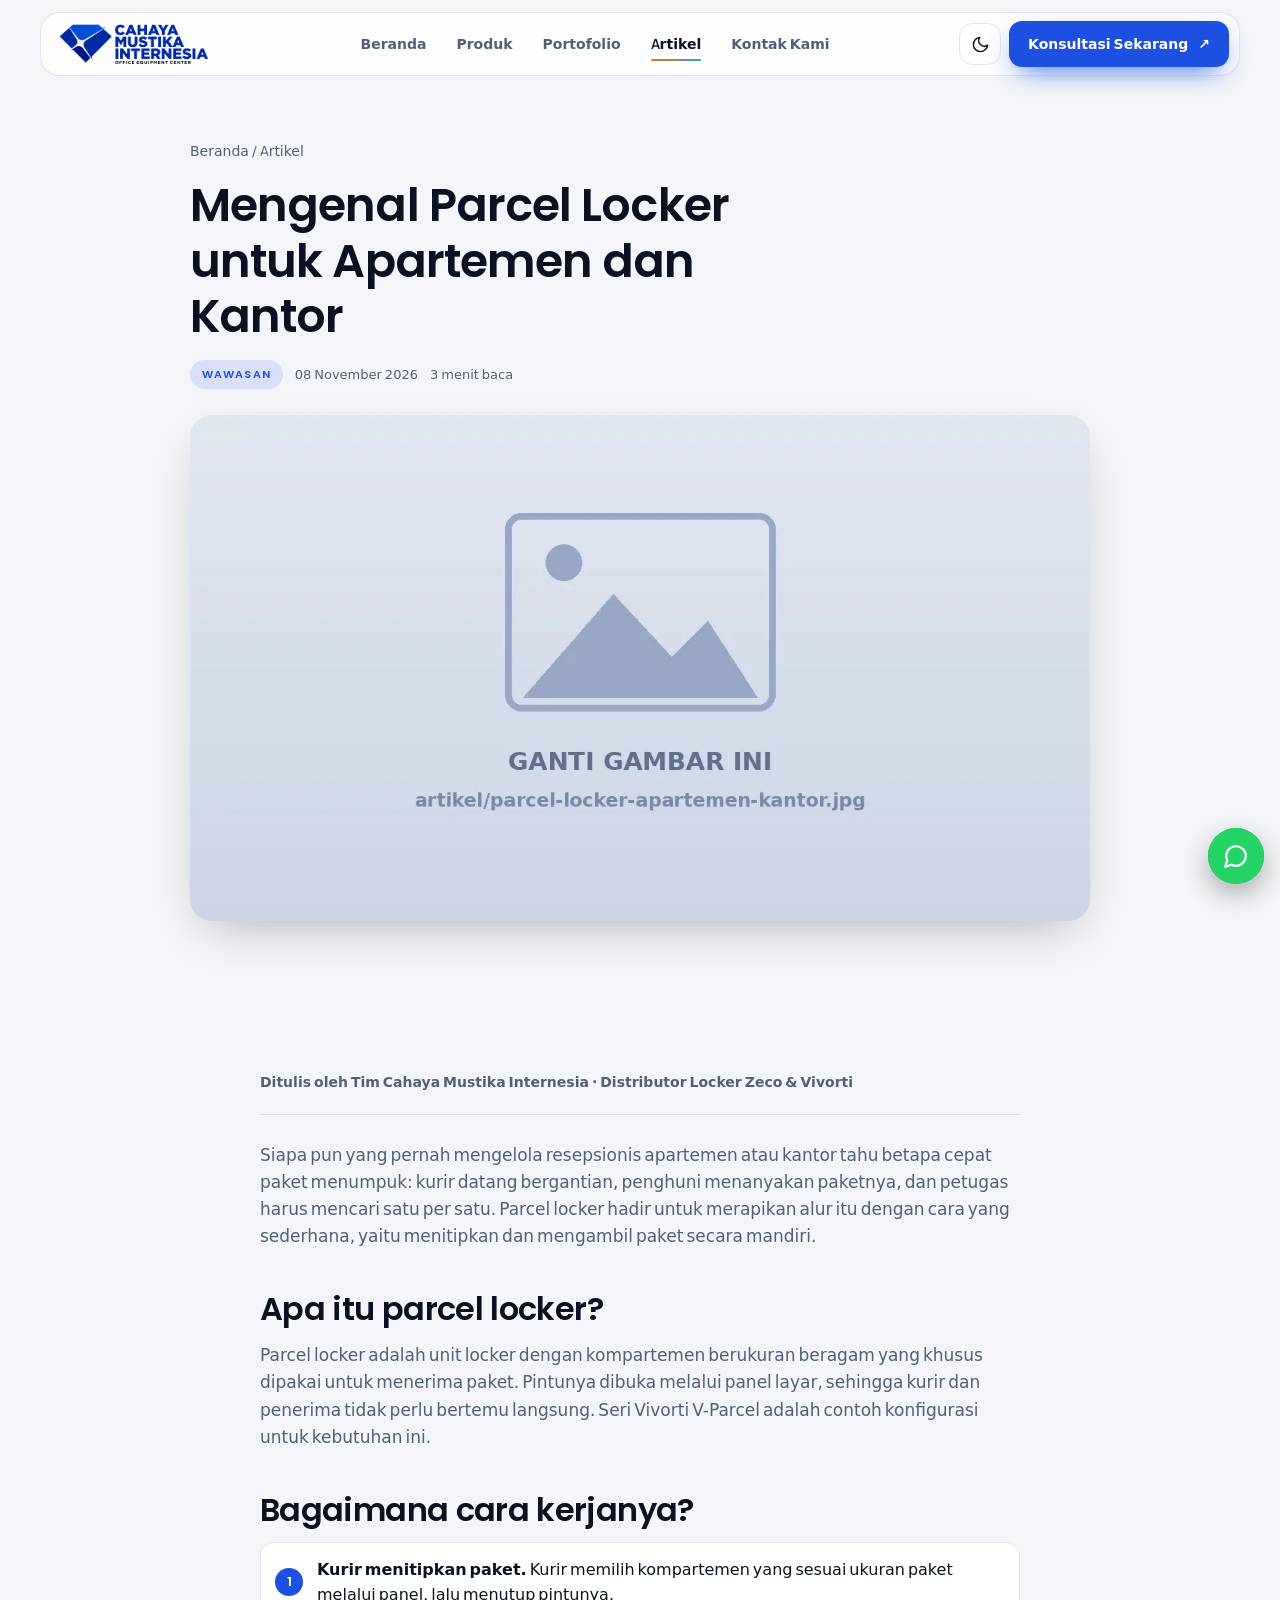
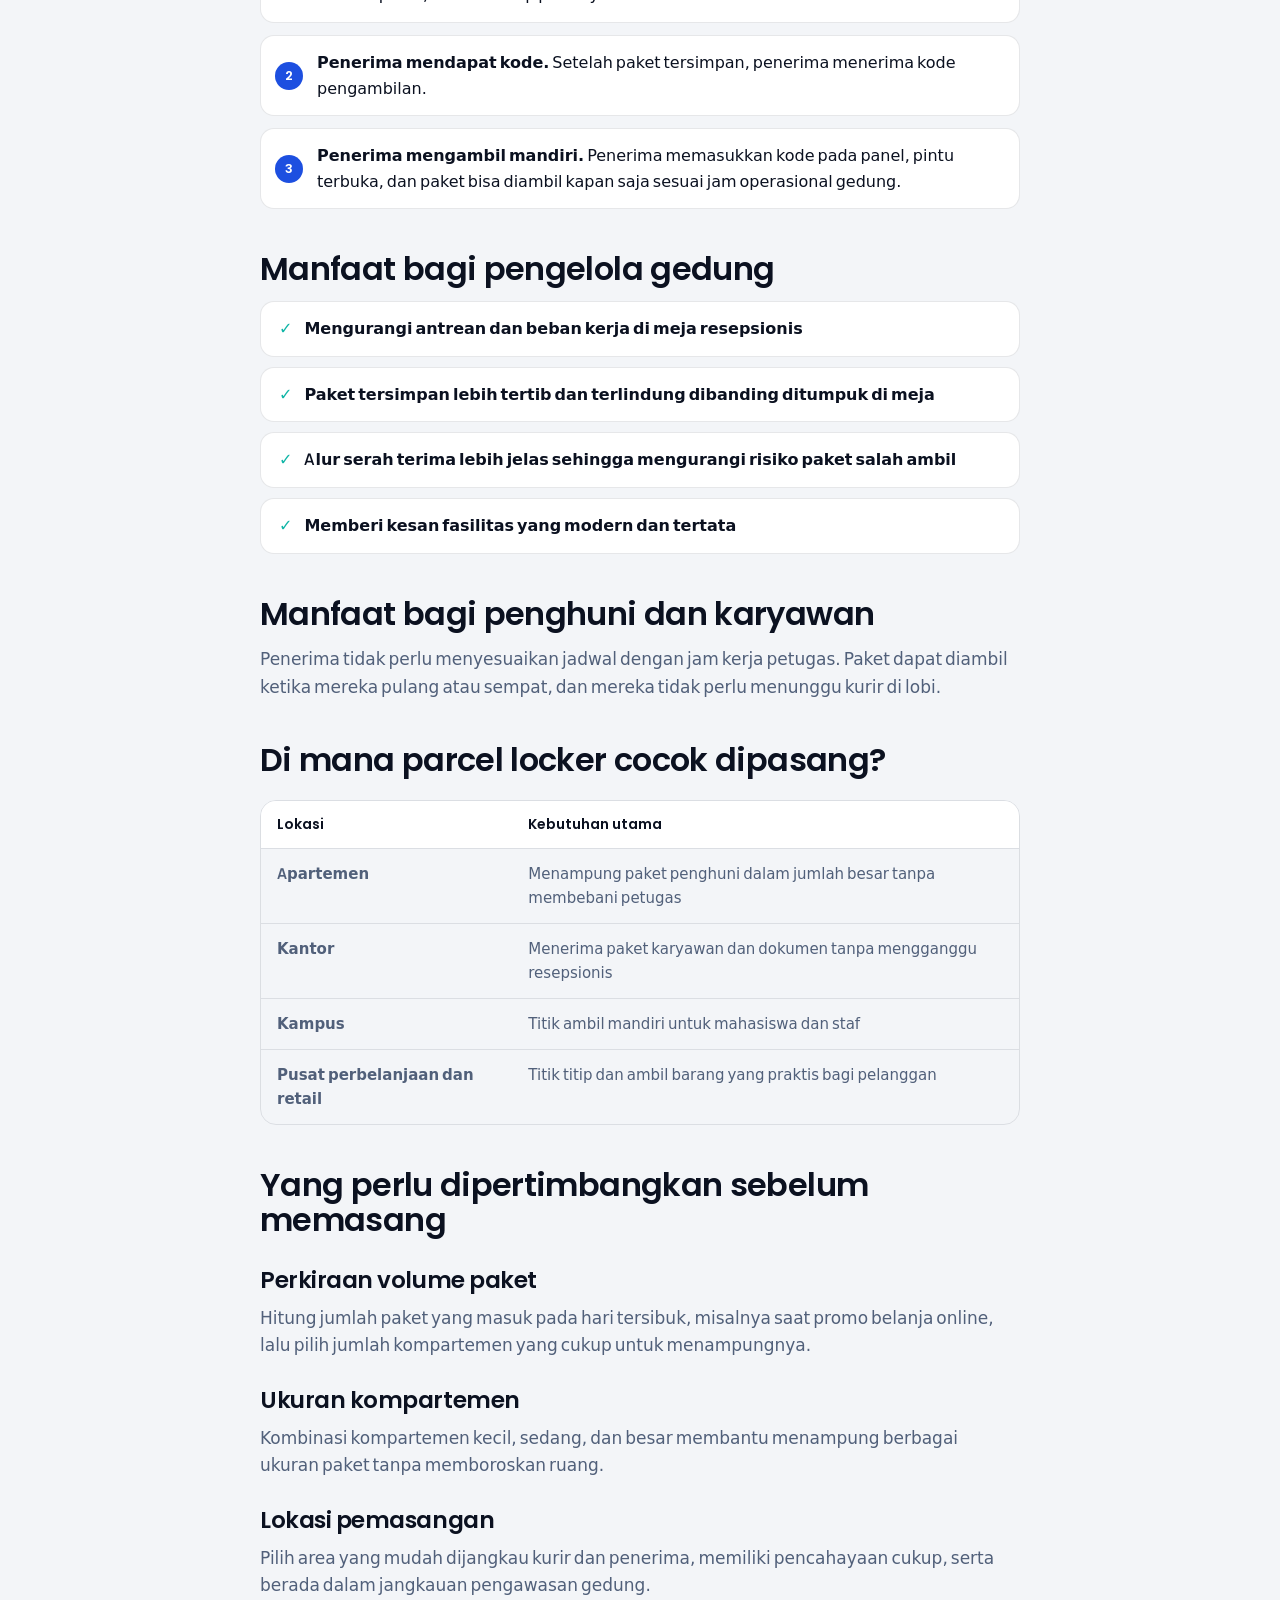
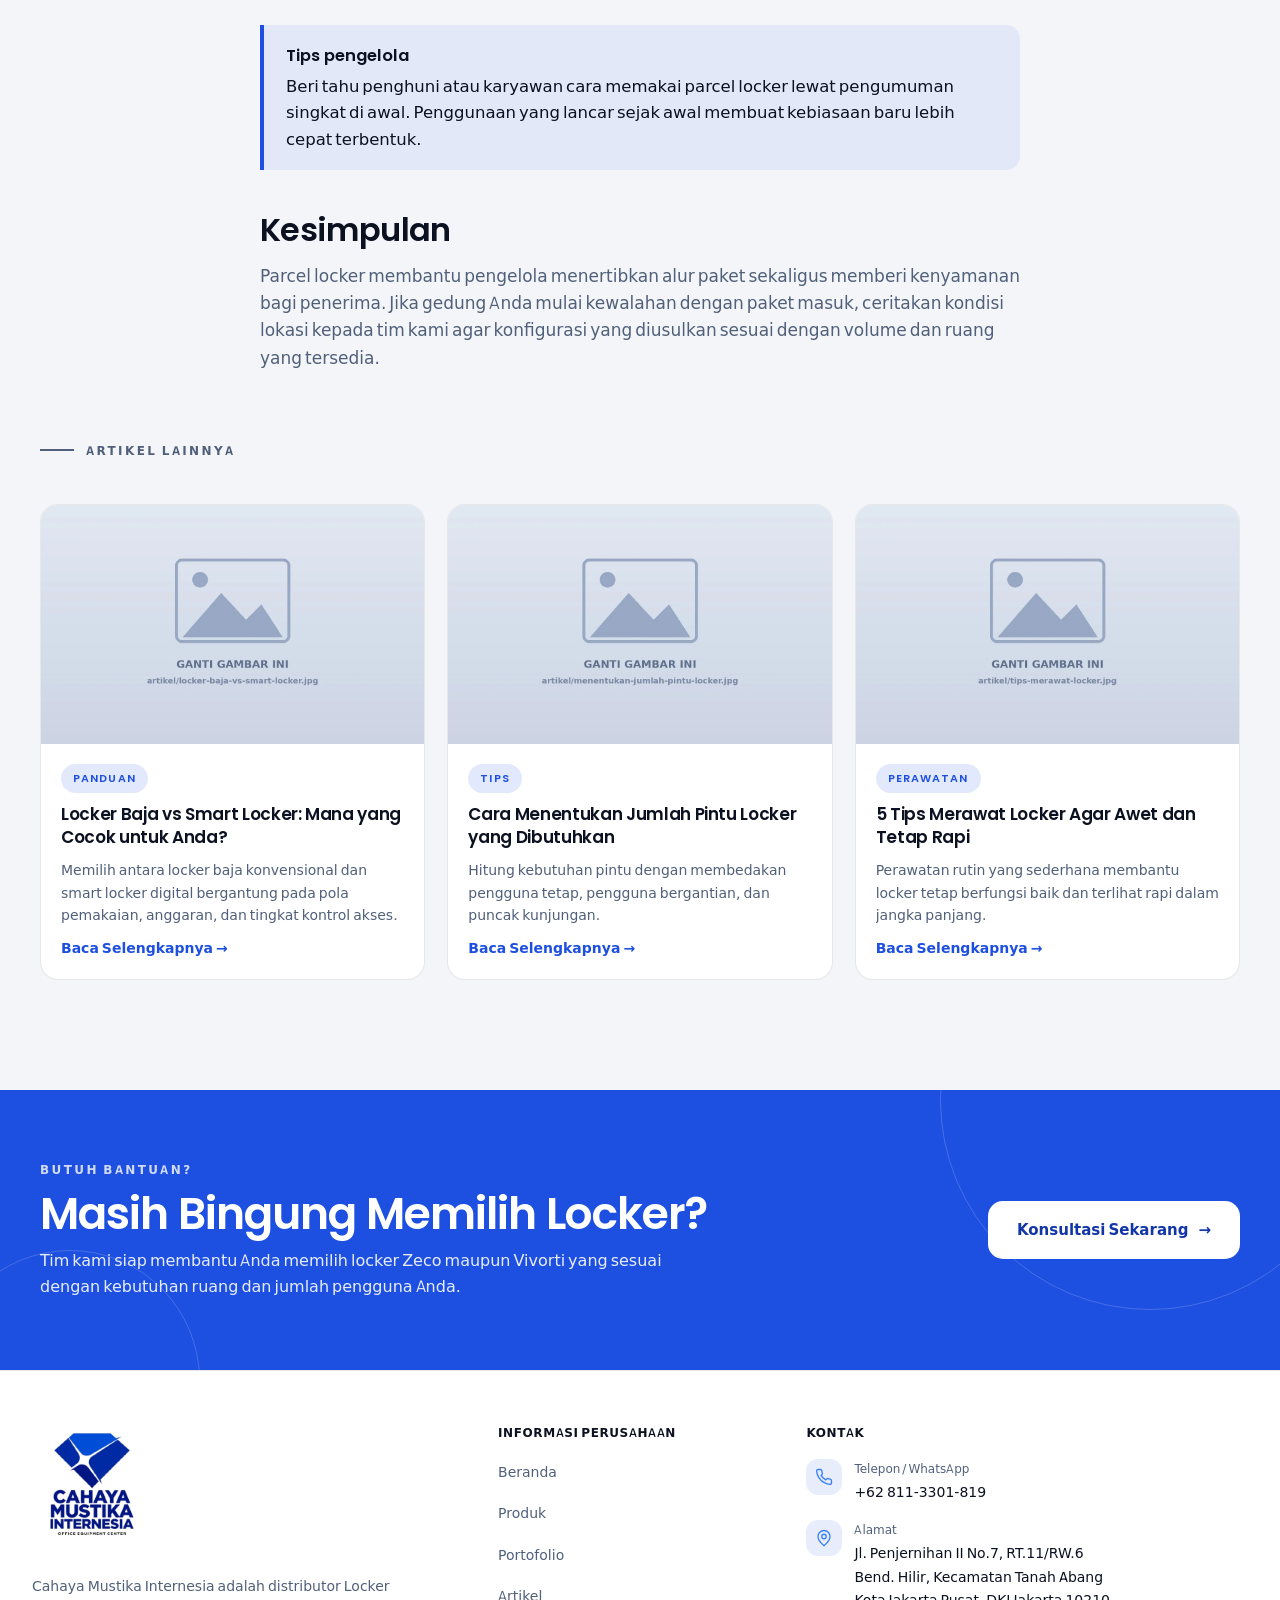
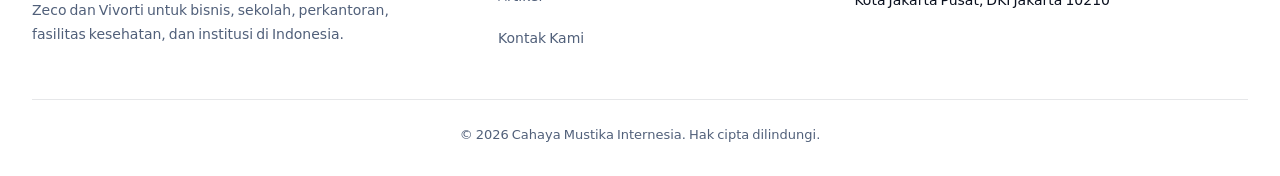
<file: pages/artikel-parcel-locker-apartemen-kantor.html>
<!doctype html>
<html lang="id" data-theme="light">
<head>
<meta charset="utf-8">
<meta name="viewport" content="width=device-width,initial-scale=1">
<title>Mengenal Parcel Locker untuk Apartemen dan Kantor | Cahaya Mustika Internesia</title>
<meta name="description" content="Parcel locker memungkinkan paket dititipkan dan diambil secara mandiri tanpa menunggu petugas.">
<meta property="og:title" content="Mengenal Parcel Locker untuk Apartemen dan Kantor | Cahaya Mustika Internesia"><meta property="og:description" content="Parcel locker memungkinkan paket dititipkan dan diambil secara mandiri tanpa menunggu petugas."><meta property="og:image" content="../assets/images/logo-footer.webp">
<link rel="icon" href="../assets/images/icon.webp" type="image/webp">
<script>(function(){var d=document.documentElement;d.classList.add("js");try{var t=localStorage.getItem("theme");if(t==="dark")d.dataset.theme="dark"}catch(e){}})()</script>
<link rel="stylesheet" href="../assets/css/locker.css">
<script defer src="../assets/js/locker.js"></script>
</head>
<body>
<div class="cover" aria-hidden="true"><div class="cover-in"><img class="theme-logo-light" src="../assets/images/logo-footer.webp" width="320" height="320" alt=""><img class="theme-logo-dark" src="../assets/images/logo-footer-dark.webp" width="320" height="320" alt=""><span class="cover-bar"><i></i></span><small>Locker</small></div></div>
<a class="skip" href="#main">Lompat ke konten</a>
<header class="hdr" id="hdr">
 <div class="hdr-in">
  <a class="logo" href="../index.html" aria-label="Cahaya Mustika Internesia"><img class="l-light" src="../assets/images/logo-cahaya-mustika.webp" width="800" height="215" alt="Cahaya Mustika Internesia"><img class="l-dark" src="../assets/images/putih-logo.webp" width="800" height="215" alt="Cahaya Mustika Internesia"></a>
  <nav class="nav" aria-label="Navigasi utama"><a href="../index.html">Beranda</a><a href="../pages/produk.html">Produk</a><a href="../pages/portofolio.html">Portofolio</a><a href="../pages/artikel.html" aria-current=page>Artikel</a><a href="../pages/kontak.html">Kontak Kami</a></nav>
  <div class="hdr-act">
   <button class="theme" id="theme" type="button" aria-label="Ganti tema"><svg class="moon" viewBox="0 0 24 24" fill="none" stroke="currentColor" stroke-width="1.8" stroke-linecap="round" stroke-linejoin="round"><path d="M21 12.8A9 9 0 1111.2 3a7 7 0 009.8 9.8z"/></svg><svg class="sun" viewBox="0 0 24 24" fill="none" stroke="currentColor" stroke-width="1.8" stroke-linecap="round" stroke-linejoin="round"><circle cx="12" cy="12" r="4"/><path d="M12 2v2M12 20v2M4.9 4.9l1.4 1.4M17.7 17.7l1.4 1.4M2 12h2M20 12h2M4.9 19.1l1.4-1.4M17.7 6.3l1.4-1.4"/></svg></button>
   <a class="btn btn-primary btn-sm" href="https://wa.me/628113301819?text=Halo%20Cahaya%20Mustika%20Internesia%2C%20saya%20ingin%20konsultasi%20mengenai%20locker." target="_blank" rel="noopener noreferrer">Konsultasi Sekarang <span class="arr">↗</span></a>
   <button class="burger" id="burger" type="button" aria-label="Menu" aria-expanded="false" aria-controls="mnav"><span></span><span></span></button>
  </div>
 </div>
 <nav class="mnav" id="mnav" aria-label="Navigasi seluler"><a href="../index.html">Beranda</a><a href="../pages/produk.html">Produk</a><a href="../pages/portofolio.html">Portofolio</a><a href="../pages/artikel.html" aria-current=page>Artikel</a><a href="../pages/kontak.html">Kontak Kami</a></nav>
</header>
<main id="main">
<section class="sec pt-hdr art-top"><div class="wrap art-wrap"><nav class="crumb" aria-label="Breadcrumb"><a href="../index.html">Beranda</a> / <a href="artikel.html">Artikel</a></nav><h1>Mengenal Parcel Locker untuk Apartemen dan Kantor</h1><div class="bc-meta"><span class="tagp">Wawasan</span><span>08 November 2026</span><span>3 menit baca</span></div><figure class="art-cover"><img src="../assets/images/artikel/parcel-locker-apartemen-kantor.webp" alt="Mengenal Parcel Locker untuk Apartemen dan Kantor" width="1200" height="750"></figure></div></section><section class="sec" id="isi"><div class="wrap"><article class="prose rv"><p class="byline">Ditulis oleh Tim Cahaya Mustika Internesia · Distributor Locker Zeco &amp; Vivorti</p>
<p>Siapa pun yang pernah mengelola resepsionis apartemen atau kantor tahu betapa cepat paket menumpuk: kurir datang bergantian, penghuni menanyakan paketnya, dan petugas harus mencari satu per satu. Parcel locker hadir untuk merapikan alur itu dengan cara yang sederhana, yaitu menitipkan dan mengambil paket secara mandiri.</p>
<h2>Apa itu parcel locker?</h2>
<p>Parcel locker adalah unit locker dengan kompartemen berukuran beragam yang khusus dipakai untuk menerima paket. Pintunya dibuka melalui panel layar, sehingga kurir dan penerima tidak perlu bertemu langsung. Seri Vivorti V-Parcel adalah contoh konfigurasi untuk kebutuhan ini.</p>
<h2>Bagaimana cara kerjanya?</h2>
<ol><li><b>Kurir menitipkan paket.</b> Kurir memilih kompartemen yang sesuai ukuran paket melalui panel, lalu menutup pintunya.</li><li><b>Penerima mendapat kode.</b> Setelah paket tersimpan, penerima menerima kode pengambilan.</li><li><b>Penerima mengambil mandiri.</b> Penerima memasukkan kode pada panel, pintu terbuka, dan paket bisa diambil kapan saja sesuai jam operasional gedung.</li></ol>
<h2>Manfaat bagi pengelola gedung</h2>
<ul><li>Mengurangi antrean dan beban kerja di meja resepsionis</li><li>Paket tersimpan lebih tertib dan terlindung dibanding ditumpuk di meja</li><li>Alur serah terima lebih jelas sehingga mengurangi risiko paket salah ambil</li><li>Memberi kesan fasilitas yang modern dan tertata</li></ul>
<h2>Manfaat bagi penghuni dan karyawan</h2>
<p>Penerima tidak perlu menyesuaikan jadwal dengan jam kerja petugas. Paket dapat diambil ketika mereka pulang atau sempat, dan mereka tidak perlu menunggu kurir di lobi.</p>
<h2>Di mana parcel locker cocok dipasang?</h2>
<div class="tbl"><table><thead><tr><th>Lokasi</th><th>Kebutuhan utama</th></tr></thead><tbody>
<tr><td>Apartemen</td><td>Menampung paket penghuni dalam jumlah besar tanpa membebani petugas</td></tr>
<tr><td>Kantor</td><td>Menerima paket karyawan dan dokumen tanpa mengganggu resepsionis</td></tr>
<tr><td>Kampus</td><td>Titik ambil mandiri untuk mahasiswa dan staf</td></tr>
<tr><td>Pusat perbelanjaan dan retail</td><td>Titik titip dan ambil barang yang praktis bagi pelanggan</td></tr>
</tbody></table></div>
<h2>Yang perlu dipertimbangkan sebelum memasang</h2>
<h3>Perkiraan volume paket</h3>
<p>Hitung jumlah paket yang masuk pada hari tersibuk, misalnya saat promo belanja online, lalu pilih jumlah kompartemen yang cukup untuk menampungnya.</p>
<h3>Ukuran kompartemen</h3>
<p>Kombinasi kompartemen kecil, sedang, dan besar membantu menampung berbagai ukuran paket tanpa memboroskan ruang.</p>
<h3>Lokasi pemasangan</h3>
<p>Pilih area yang mudah dijangkau kurir dan penerima, memiliki pencahayaan cukup, serta berada dalam jangkauan pengawasan gedung.</p>
<blockquote><b>Tips pengelola</b>Beri tahu penghuni atau karyawan cara memakai parcel locker lewat pengumuman singkat di awal. Penggunaan yang lancar sejak awal membuat kebiasaan baru lebih cepat terbentuk.</blockquote>
<h2>Kesimpulan</h2>
<p>Parcel locker membantu pengelola menertibkan alur paket sekaligus memberi kenyamanan bagi penerima. Jika gedung Anda mulai kewalahan dengan paket masuk, ceritakan kondisi lokasi kepada tim kami agar konfigurasi yang diusulkan sesuai dengan volume dan ruang yang tersedia.</p></article>
<div class="sec-h" style="margin-top:70px"><div><p class="eyebrow rv">Artikel Lainnya</p></div></div><div class="bgrid"><a class="bc rv" href="artikel-locker-baja-vs-smart-locker.html"><div class="bc-img"><img src="../assets/images/artikel/locker-baja-vs-smart-locker.webp" alt="Locker Baja vs Smart Locker: Mana yang Cocok untuk Anda?" width="1200" height="750" loading="lazy"></div><div class="bc-body"><div class="bc-meta"><span class="tagp">Panduan</span></div><h3>Locker Baja vs Smart Locker: Mana yang Cocok untuk Anda?</h3><p>Memilih antara locker baja konvensional dan smart locker digital bergantung pada pola pemakaian, anggaran, dan tingkat kontrol akses.</p><span class="bc-more">Baca Selengkapnya <span class="arr">→</span></span></div></a><a class="bc rv" href="artikel-menentukan-jumlah-pintu-locker.html"><div class="bc-img"><img src="../assets/images/artikel/menentukan-jumlah-pintu-locker.webp" alt="Cara Menentukan Jumlah Pintu Locker yang Dibutuhkan" width="1200" height="750" loading="lazy"></div><div class="bc-body"><div class="bc-meta"><span class="tagp">Tips</span></div><h3>Cara Menentukan Jumlah Pintu Locker yang Dibutuhkan</h3><p>Hitung kebutuhan pintu dengan membedakan pengguna tetap, pengguna bergantian, dan puncak kunjungan.</p><span class="bc-more">Baca Selengkapnya <span class="arr">→</span></span></div></a><a class="bc rv" href="artikel-tips-merawat-locker.html"><div class="bc-img"><img src="../assets/images/artikel/tips-merawat-locker.webp" alt="5 Tips Merawat Locker Agar Awet dan Tetap Rapi" width="1200" height="750" loading="lazy"></div><div class="bc-body"><div class="bc-meta"><span class="tagp">Perawatan</span></div><h3>5 Tips Merawat Locker Agar Awet dan Tetap Rapi</h3><p>Perawatan rutin yang sederhana membantu locker tetap berfungsi baik dan terlihat rapi dalam jangka panjang.</p><span class="bc-more">Baca Selengkapnya <span class="arr">→</span></span></div></a></div></div></section></main>
<section class="cta" aria-label="Konsultasi Locker"><div class="wrap cta-in"><div><p class="lab">BUTUH BANTUAN?</p><h2>Masih Bingung Memilih Locker?</h2><p>Tim kami siap membantu Anda memilih locker Zeco maupun Vivorti yang sesuai dengan kebutuhan ruang dan jumlah pengguna Anda.</p></div><a class="btn" href="https://wa.me/628113301819?text=Halo%20Cahaya%20Mustika%20Internesia%2C%20saya%20ingin%20berkonsultasi%20mengenai%20locker%20Zeco%20dan%20Vivorti%20untuk%20proyek%20saya." target="_blank" rel="noopener noreferrer">Konsultasi Sekarang <span class="arr">→</span></a></div></section>
<footer class="ft">
 <div class="ft-grid">
  <div class="c2">
   <a class="ft-logo" href="../index.html" aria-label="Cahaya Mustika Internesia"><img class="theme-logo-light" src="../assets/images/logo-footer.webp" width="320" height="320" loading="lazy" alt="Cahaya Mustika Internesia - Office Equipment Center"><img class="theme-logo-dark" src="../assets/images/logo-footer-dark.webp" width="320" height="320" loading="lazy" alt="" aria-hidden="true"></a>
   <p class="d">Cahaya Mustika Internesia adalah distributor Locker Zeco dan Vivorti untuk bisnis, sekolah, perkantoran, fasilitas kesehatan, dan institusi di Indonesia.</p>
  </div>
  <nav aria-label="Footer Navigation"><p class="ft-t">Informasi perusahaan</p><ul><li><a href="../index.html">Beranda</a></li><li><a href="../pages/produk.html">Produk</a></li><li><a href="../pages/portofolio.html">Portofolio</a></li><li><a href="../pages/artikel.html">Artikel</a></li><li><a href="../pages/kontak.html">Kontak Kami</a></li></ul></nav>
  <div class="c2"><p class="ft-t">Kontak</p><ul>
   <li><a class="ci" href="https://wa.me/628113301819?text=Halo%20Cahaya%20Mustika%20Internesia%2C%20saya%20ingin%20konsultasi%20mengenai%20locker." target="_blank" rel="noopener noreferrer"><span class="ico"><svg width="18" height="18" viewBox="0 0 24 24" fill="none" stroke="currentColor" stroke-width="1.8" stroke-linecap="round" stroke-linejoin="round"><path d="M22 16.92v3a2 2 0 0 1-2.18 2 19.79 19.79 0 0 1-8.63-3.07 19.5 19.5 0 0 1-6-6 19.79 19.79 0 0 1-3.07-8.67A2 2 0 0 1 4.11 2h3a2 2 0 0 1 2 1.72 12.84 12.84 0 0 0 .7 2.81 2 2 0 0 1-.45 2.11L8.09 9.91a16 16 0 0 0 6 6l1.27-1.27a2 2 0 0 1 2.11-.45 12.84 12.84 0 0 0 2.81.7A2 2 0 0 1 22 16.92z"/></svg></span><span><small>Telepon / WhatsApp</small><b>+62 811-3301-819</b></span></a></li>
   <li><a class="ci" href="https://www.google.com/maps/search/?api=1&amp;query=PT%20Cahaya%20Mustika%20Internesia%2C%20Jl.%20Penjernihan%20II%2C%20Jakarta%20Pusat" target="_blank" rel="noopener noreferrer"><span class="ico"><svg width="18" height="18" viewBox="0 0 24 24" fill="none" stroke="currentColor" stroke-width="1.8" stroke-linecap="round" stroke-linejoin="round"><path d="M20 10c0 4.993-5.539 10.193-7.399 11.799a1 1 0 0 1-1.202 0C9.539 20.193 4 14.993 4 10a8 8 0 0 1 16 0"/><circle cx="12" cy="10" r="3"/></svg></span><span><small>Alamat</small><b><span>Jl. Penjernihan II No.7, RT.11/RW.6</span><span>Bend. Hilir, Kecamatan Tanah Abang</span><span>Kota Jakarta Pusat, DKI Jakarta 10210</span></b></span></a></li>
  </ul></div>
 </div>
 <div class="ft-copy">© 2026 Cahaya Mustika Internesia. Hak cipta dilindungi.</div>
</footer>
<a class="wa" href="https://wa.me/628113301819?text=Halo%20Cahaya%20Mustika%20Internesia%2C%20saya%20ingin%20konsultasi%20mengenai%20locker." target="_blank" rel="noopener noreferrer" aria-label="Chat dengan Sales via WhatsApp"><span class="tip">Chat dengan Sales</span><span class="b"><svg width="26" height="26" viewBox="0 0 24 24" fill="none" stroke="currentColor" stroke-width="2" stroke-linecap="round" stroke-linejoin="round"><path d="M7.9 20A9 9 0 1 0 4 16.1L2 22Z"/></svg></span></a>
<dialog id="pm" aria-label="Detail produk"><div class="m" style="position:relative"><button class="m-x" type="button" aria-label="Tutup">×</button>
 <div class="m-art"><div class="art" id="pm-art"></div></div>
 <div class="m-body"><span class="badge" id="pm-badge"></span><h3 id="pm-name"></h3><small id="pm-tag" style="color:var(--muted);font-weight:700"></small><p id="pm-desc"></p><ul id="pm-list"></ul>
 <a class="btn btn-wa btn-blue" id="pm-wa" href="#" target="_blank" rel="noopener noreferrer">Mulai Konsultasi <span class="arr">↗</span></a>
 <p class="m-note">Model, ukuran, warna, dan opsi kunci dikonfirmasi oleh tim sales sesuai ketersediaan dan kebutuhan proyek Anda.</p></div></div></dialog>
</body>
</html>
</file>
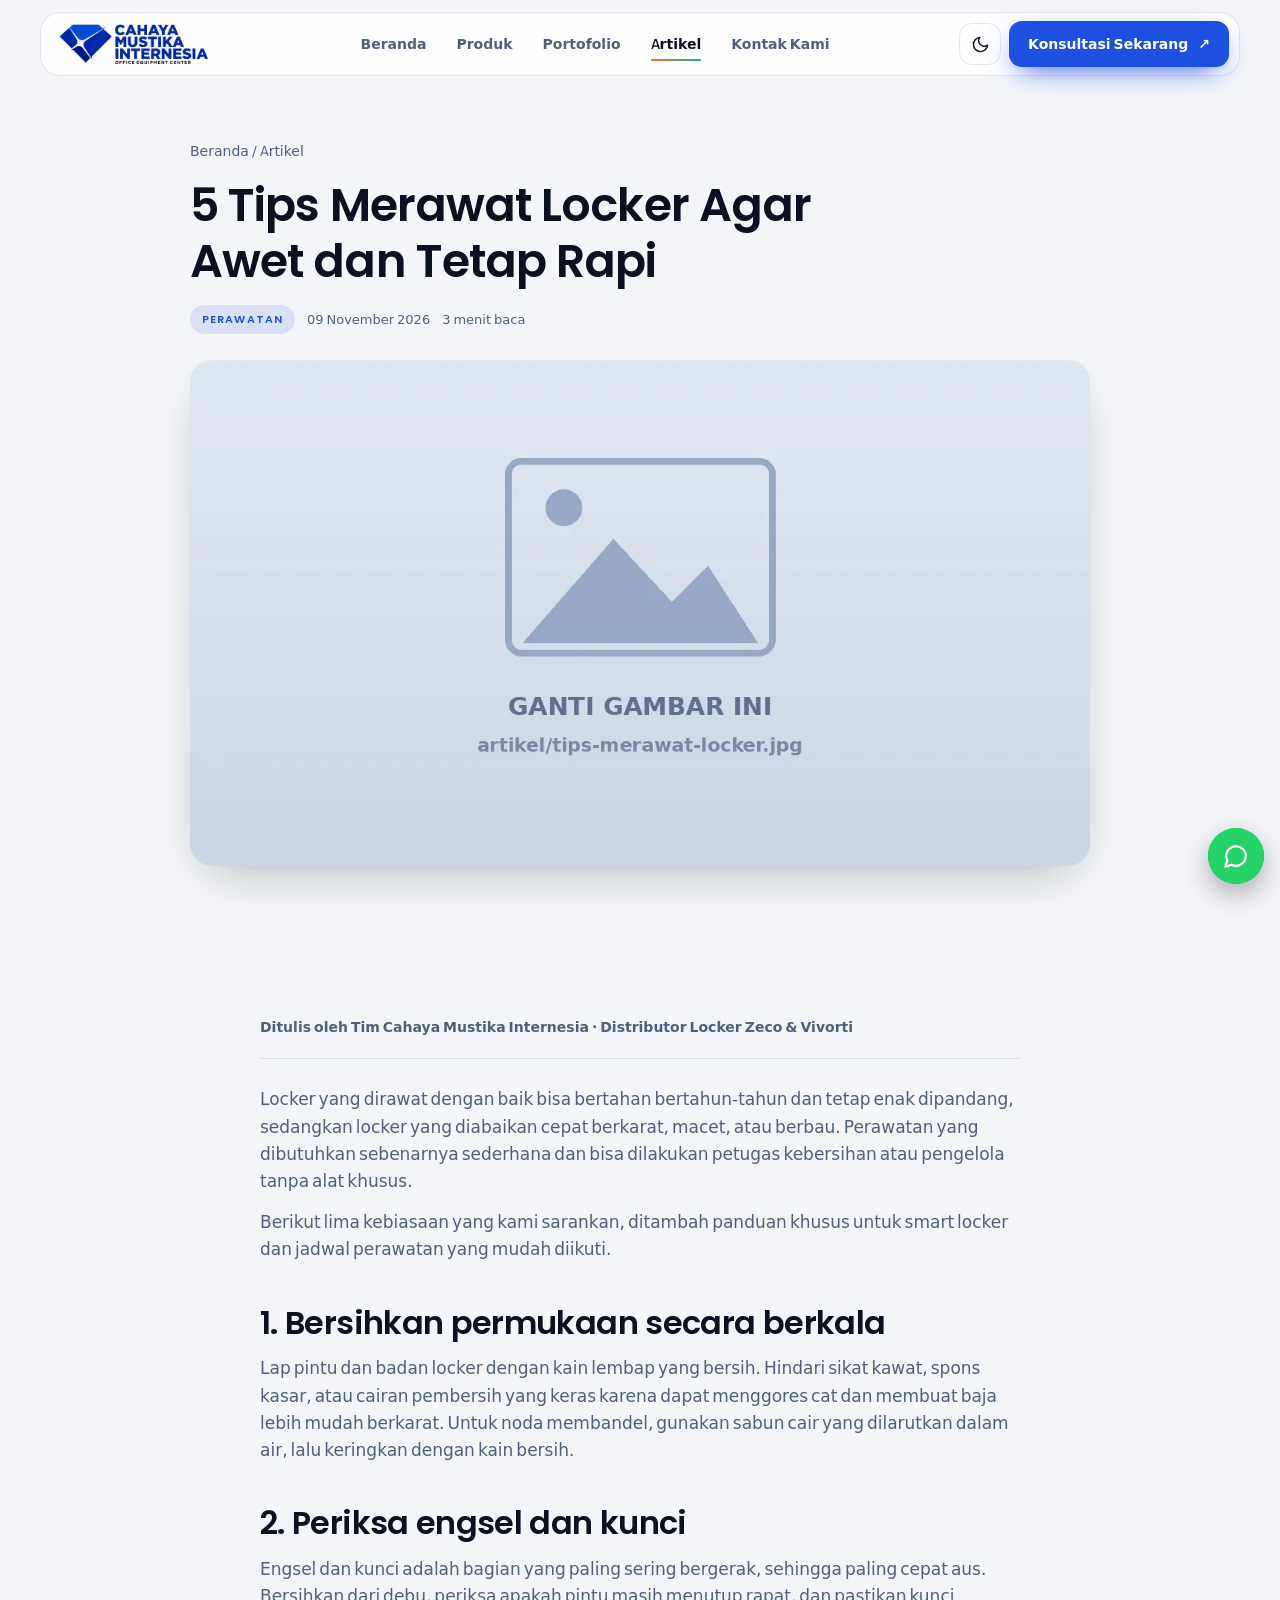
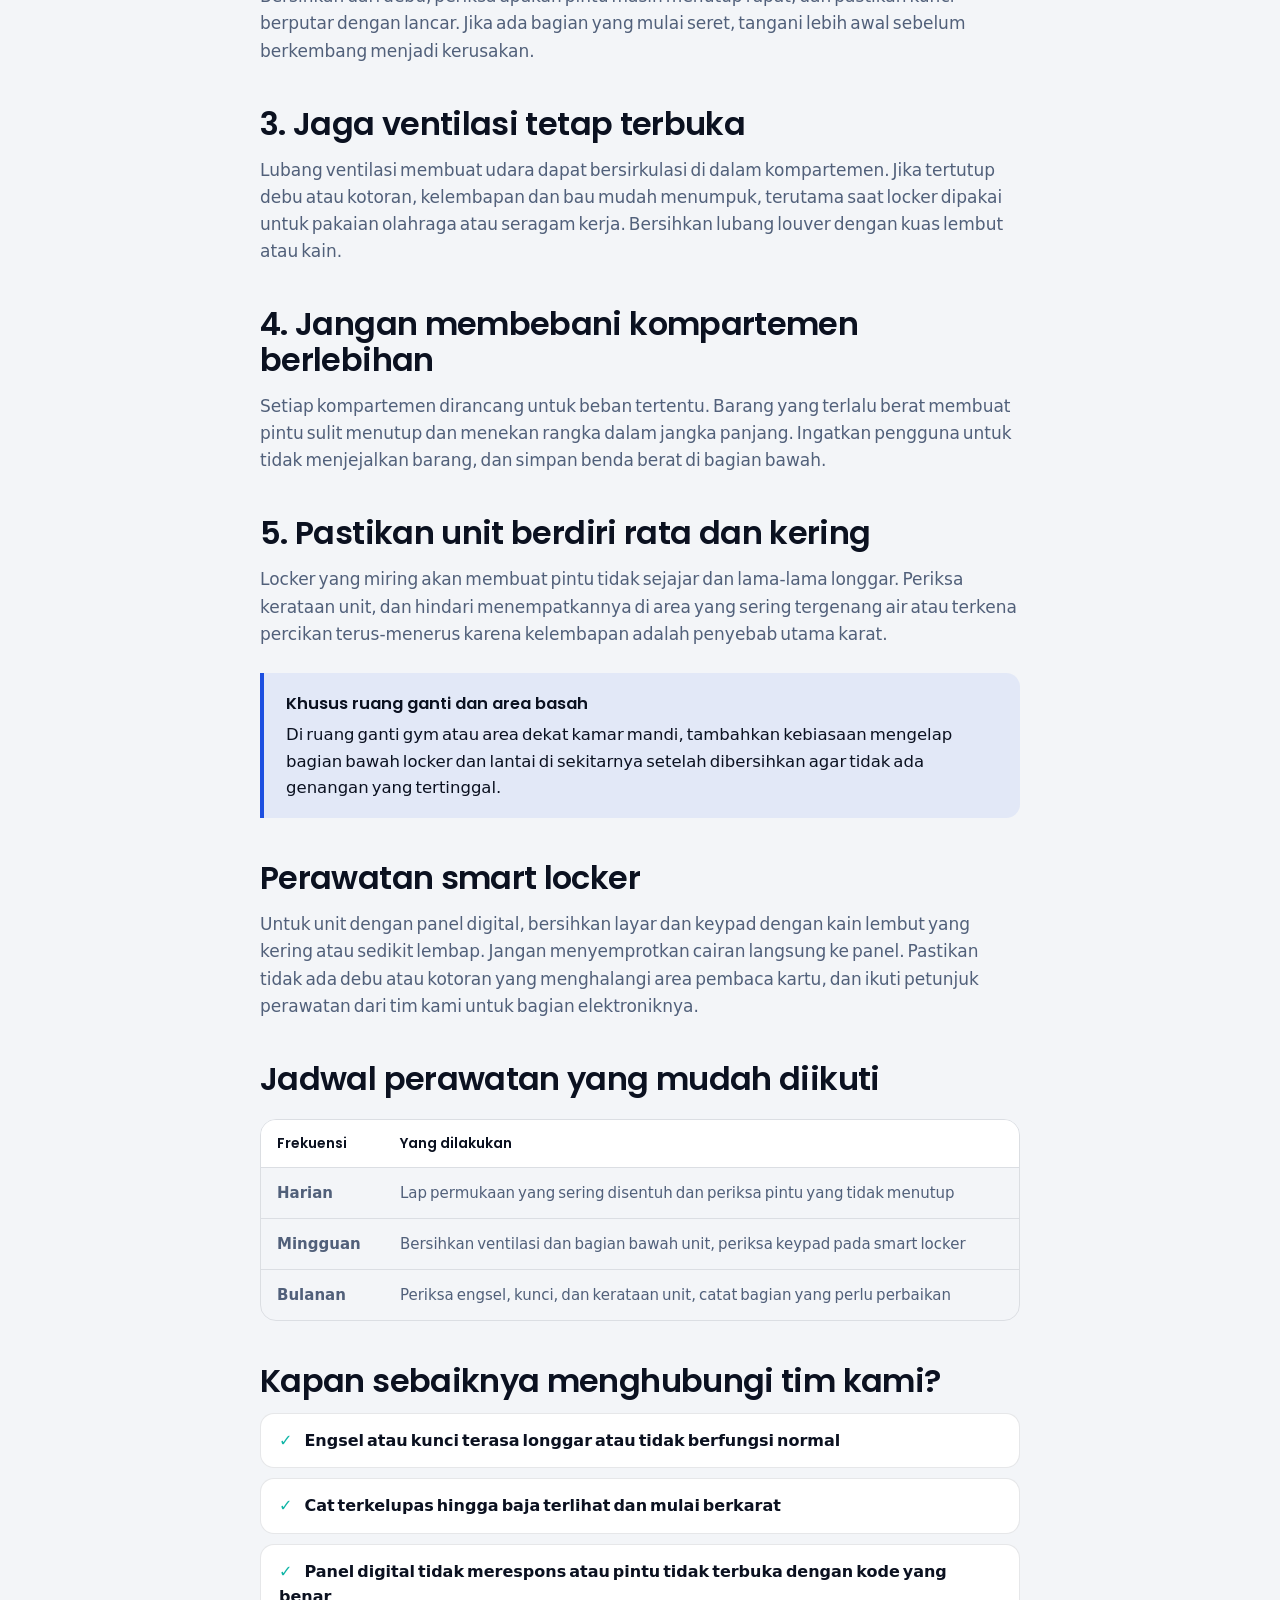
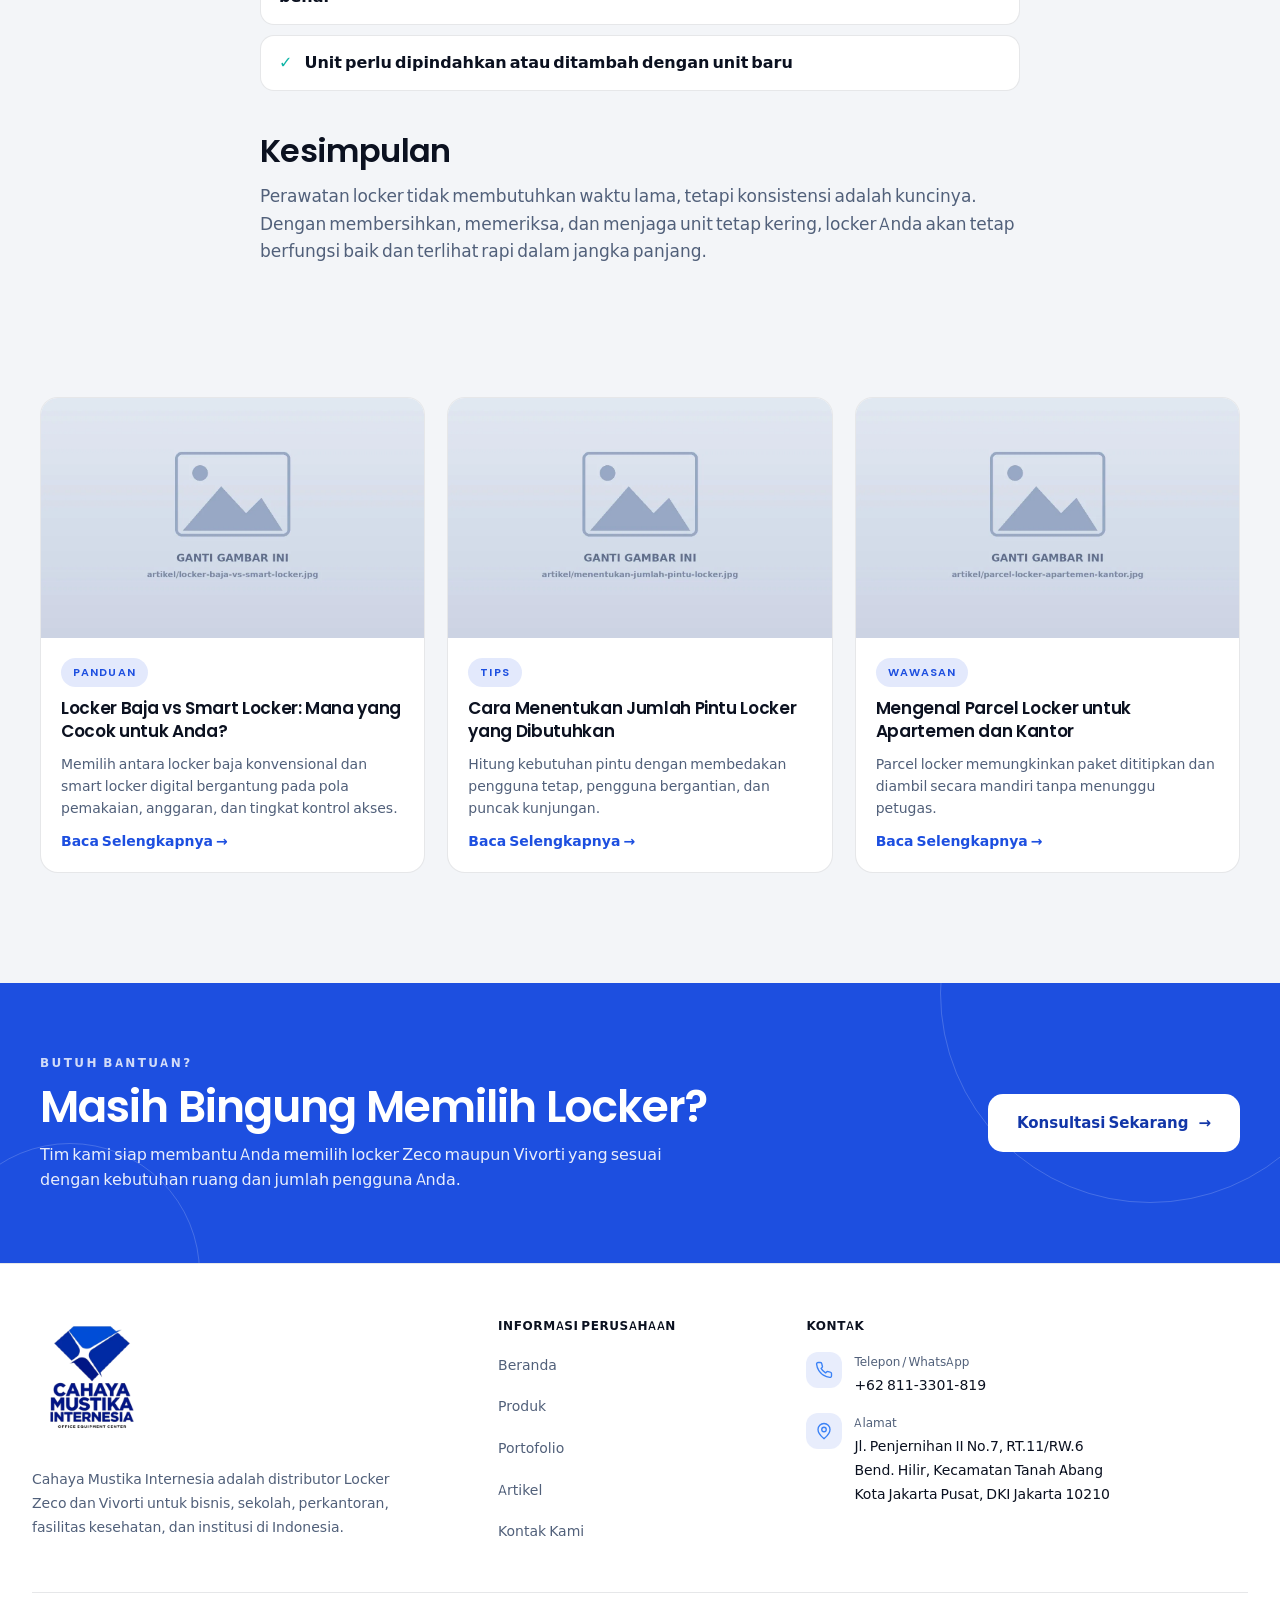
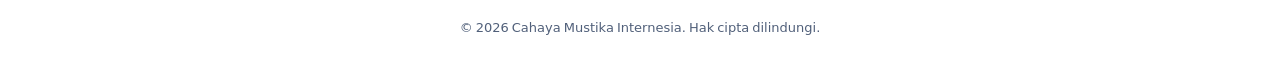
<file: pages/artikel-tips-merawat-locker.html>
<!doctype html>
<html lang="id" data-theme="light">
<head>
<meta charset="utf-8">
<meta name="viewport" content="width=device-width,initial-scale=1">
<title>5 Tips Merawat Locker Agar Awet dan Tetap Rapi | Cahaya Mustika Internesia</title>
<meta name="description" content="Perawatan rutin yang sederhana membantu locker tetap berfungsi baik dan terlihat rapi dalam jangka panjang.">
<meta property="og:title" content="5 Tips Merawat Locker Agar Awet dan Tetap Rapi | Cahaya Mustika Internesia"><meta property="og:description" content="Perawatan rutin yang sederhana membantu locker tetap berfungsi baik dan terlihat rapi dalam jangka panjang."><meta property="og:image" content="../assets/images/logo-footer.webp">
<link rel="icon" href="../assets/images/icon.webp" type="image/webp">
<script>(function(){var d=document.documentElement;d.classList.add("js");try{var t=localStorage.getItem("theme");if(t==="dark")d.dataset.theme="dark"}catch(e){}})()</script>
<link rel="stylesheet" href="../assets/css/locker.css">
<script defer src="../assets/js/locker.js"></script>
</head>
<body>
<div class="cover" aria-hidden="true"><div class="cover-in"><img class="theme-logo-light" src="../assets/images/logo-footer.webp" width="320" height="320" alt=""><img class="theme-logo-dark" src="../assets/images/logo-footer-dark.webp" width="320" height="320" alt=""><span class="cover-bar"><i></i></span><small>Locker</small></div></div>
<a class="skip" href="#main">Lompat ke konten</a>
<header class="hdr" id="hdr">
 <div class="hdr-in">
  <a class="logo" href="../index.html" aria-label="Cahaya Mustika Internesia"><img class="l-light" src="../assets/images/logo-cahaya-mustika.webp" width="800" height="215" alt="Cahaya Mustika Internesia"><img class="l-dark" src="../assets/images/putih-logo.webp" width="800" height="215" alt="Cahaya Mustika Internesia"></a>
  <nav class="nav" aria-label="Navigasi utama"><a href="../index.html">Beranda</a><a href="../pages/produk.html">Produk</a><a href="../pages/portofolio.html">Portofolio</a><a href="../pages/artikel.html" aria-current=page>Artikel</a><a href="../pages/kontak.html">Kontak Kami</a></nav>
  <div class="hdr-act">
   <button class="theme" id="theme" type="button" aria-label="Ganti tema"><svg class="moon" viewBox="0 0 24 24" fill="none" stroke="currentColor" stroke-width="1.8" stroke-linecap="round" stroke-linejoin="round"><path d="M21 12.8A9 9 0 1111.2 3a7 7 0 009.8 9.8z"/></svg><svg class="sun" viewBox="0 0 24 24" fill="none" stroke="currentColor" stroke-width="1.8" stroke-linecap="round" stroke-linejoin="round"><circle cx="12" cy="12" r="4"/><path d="M12 2v2M12 20v2M4.9 4.9l1.4 1.4M17.7 17.7l1.4 1.4M2 12h2M20 12h2M4.9 19.1l1.4-1.4M17.7 6.3l1.4-1.4"/></svg></button>
   <a class="btn btn-primary btn-sm" href="https://wa.me/628113301819?text=Halo%20Cahaya%20Mustika%20Internesia%2C%20saya%20ingin%20konsultasi%20mengenai%20locker." target="_blank" rel="noopener noreferrer">Konsultasi Sekarang <span class="arr">↗</span></a>
   <button class="burger" id="burger" type="button" aria-label="Menu" aria-expanded="false" aria-controls="mnav"><span></span><span></span></button>
  </div>
 </div>
 <nav class="mnav" id="mnav" aria-label="Navigasi seluler"><a href="../index.html">Beranda</a><a href="../pages/produk.html">Produk</a><a href="../pages/portofolio.html">Portofolio</a><a href="../pages/artikel.html" aria-current=page>Artikel</a><a href="../pages/kontak.html">Kontak Kami</a></nav>
</header>
<main id="main">
<section class="sec pt-hdr art-top"><div class="wrap art-wrap"><nav class="crumb" aria-label="Breadcrumb"><a href="../index.html">Beranda</a> / <a href="artikel.html">Artikel</a></nav><h1>5 Tips Merawat Locker Agar Awet dan Tetap Rapi</h1><div class="bc-meta"><span class="tagp">Perawatan</span><span>09 November 2026</span><span>3 menit baca</span></div><figure class="art-cover"><img src="../assets/images/artikel/tips-merawat-locker.webp" alt="5 Tips Merawat Locker Agar Awet dan Tetap Rapi" width="1200" height="750"></figure></div></section><section class="sec" id="isi"><div class="wrap"><article class="prose rv"><p class="byline">Ditulis oleh Tim Cahaya Mustika Internesia · Distributor Locker Zeco &amp; Vivorti</p>
<p>Locker yang dirawat dengan baik bisa bertahan bertahun-tahun dan tetap enak dipandang, sedangkan locker yang diabaikan cepat berkarat, macet, atau berbau. Perawatan yang dibutuhkan sebenarnya sederhana dan bisa dilakukan petugas kebersihan atau pengelola tanpa alat khusus.</p>
<p>Berikut lima kebiasaan yang kami sarankan, ditambah panduan khusus untuk smart locker dan jadwal perawatan yang mudah diikuti.</p>
<h2>1. Bersihkan permukaan secara berkala</h2>
<p>Lap pintu dan badan locker dengan kain lembap yang bersih. Hindari sikat kawat, spons kasar, atau cairan pembersih yang keras karena dapat menggores cat dan membuat baja lebih mudah berkarat. Untuk noda membandel, gunakan sabun cair yang dilarutkan dalam air, lalu keringkan dengan kain bersih.</p>
<h2>2. Periksa engsel dan kunci</h2>
<p>Engsel dan kunci adalah bagian yang paling sering bergerak, sehingga paling cepat aus. Bersihkan dari debu, periksa apakah pintu masih menutup rapat, dan pastikan kunci berputar dengan lancar. Jika ada bagian yang mulai seret, tangani lebih awal sebelum berkembang menjadi kerusakan.</p>
<h2>3. Jaga ventilasi tetap terbuka</h2>
<p>Lubang ventilasi membuat udara dapat bersirkulasi di dalam kompartemen. Jika tertutup debu atau kotoran, kelembapan dan bau mudah menumpuk, terutama saat locker dipakai untuk pakaian olahraga atau seragam kerja. Bersihkan lubang louver dengan kuas lembut atau kain.</p>
<h2>4. Jangan membebani kompartemen berlebihan</h2>
<p>Setiap kompartemen dirancang untuk beban tertentu. Barang yang terlalu berat membuat pintu sulit menutup dan menekan rangka dalam jangka panjang. Ingatkan pengguna untuk tidak menjejalkan barang, dan simpan benda berat di bagian bawah.</p>
<h2>5. Pastikan unit berdiri rata dan kering</h2>
<p>Locker yang miring akan membuat pintu tidak sejajar dan lama-lama longgar. Periksa kerataan unit, dan hindari menempatkannya di area yang sering tergenang air atau terkena percikan terus-menerus karena kelembapan adalah penyebab utama karat.</p>
<blockquote><b>Khusus ruang ganti dan area basah</b>Di ruang ganti gym atau area dekat kamar mandi, tambahkan kebiasaan mengelap bagian bawah locker dan lantai di sekitarnya setelah dibersihkan agar tidak ada genangan yang tertinggal.</blockquote>
<h2>Perawatan smart locker</h2>
<p>Untuk unit dengan panel digital, bersihkan layar dan keypad dengan kain lembut yang kering atau sedikit lembap. Jangan menyemprotkan cairan langsung ke panel. Pastikan tidak ada debu atau kotoran yang menghalangi area pembaca kartu, dan ikuti petunjuk perawatan dari tim kami untuk bagian elektroniknya.</p>
<h2>Jadwal perawatan yang mudah diikuti</h2>
<div class="tbl"><table><thead><tr><th>Frekuensi</th><th>Yang dilakukan</th></tr></thead><tbody>
<tr><td>Harian</td><td>Lap permukaan yang sering disentuh dan periksa pintu yang tidak menutup</td></tr>
<tr><td>Mingguan</td><td>Bersihkan ventilasi dan bagian bawah unit, periksa keypad pada smart locker</td></tr>
<tr><td>Bulanan</td><td>Periksa engsel, kunci, dan kerataan unit, catat bagian yang perlu perbaikan</td></tr>
</tbody></table></div>
<h2>Kapan sebaiknya menghubungi tim kami?</h2>
<ul><li>Engsel atau kunci terasa longgar atau tidak berfungsi normal</li><li>Cat terkelupas hingga baja terlihat dan mulai berkarat</li><li>Panel digital tidak merespons atau pintu tidak terbuka dengan kode yang benar</li><li>Unit perlu dipindahkan atau ditambah dengan unit baru</li></ul>
<h2>Kesimpulan</h2>
<p>Perawatan locker tidak membutuhkan waktu lama, tetapi konsistensi adalah kuncinya. Dengan membersihkan, memeriksa, dan menjaga unit tetap kering, locker Anda akan tetap berfungsi baik dan terlihat rapi dalam jangka panjang.</p></article>
<div class="sec-h" style="margin-top:70px"><div><p class="eyebrow rv">Artikel Lainnya</p></div></div><div class="bgrid"><a class="bc rv" href="artikel-locker-baja-vs-smart-locker.html"><div class="bc-img"><img src="../assets/images/artikel/locker-baja-vs-smart-locker.webp" alt="Locker Baja vs Smart Locker: Mana yang Cocok untuk Anda?" width="1200" height="750" loading="lazy"></div><div class="bc-body"><div class="bc-meta"><span class="tagp">Panduan</span></div><h3>Locker Baja vs Smart Locker: Mana yang Cocok untuk Anda?</h3><p>Memilih antara locker baja konvensional dan smart locker digital bergantung pada pola pemakaian, anggaran, dan tingkat kontrol akses.</p><span class="bc-more">Baca Selengkapnya <span class="arr">→</span></span></div></a><a class="bc rv" href="artikel-menentukan-jumlah-pintu-locker.html"><div class="bc-img"><img src="../assets/images/artikel/menentukan-jumlah-pintu-locker.webp" alt="Cara Menentukan Jumlah Pintu Locker yang Dibutuhkan" width="1200" height="750" loading="lazy"></div><div class="bc-body"><div class="bc-meta"><span class="tagp">Tips</span></div><h3>Cara Menentukan Jumlah Pintu Locker yang Dibutuhkan</h3><p>Hitung kebutuhan pintu dengan membedakan pengguna tetap, pengguna bergantian, dan puncak kunjungan.</p><span class="bc-more">Baca Selengkapnya <span class="arr">→</span></span></div></a><a class="bc rv" href="artikel-parcel-locker-apartemen-kantor.html"><div class="bc-img"><img src="../assets/images/artikel/parcel-locker-apartemen-kantor.webp" alt="Mengenal Parcel Locker untuk Apartemen dan Kantor" width="1200" height="750" loading="lazy"></div><div class="bc-body"><div class="bc-meta"><span class="tagp">Wawasan</span></div><h3>Mengenal Parcel Locker untuk Apartemen dan Kantor</h3><p>Parcel locker memungkinkan paket dititipkan dan diambil secara mandiri tanpa menunggu petugas.</p><span class="bc-more">Baca Selengkapnya <span class="arr">→</span></span></div></a></div></div></section></main>
<section class="cta" aria-label="Konsultasi Locker"><div class="wrap cta-in"><div><p class="lab">BUTUH BANTUAN?</p><h2>Masih Bingung Memilih Locker?</h2><p>Tim kami siap membantu Anda memilih locker Zeco maupun Vivorti yang sesuai dengan kebutuhan ruang dan jumlah pengguna Anda.</p></div><a class="btn" href="https://wa.me/628113301819?text=Halo%20Cahaya%20Mustika%20Internesia%2C%20saya%20ingin%20berkonsultasi%20mengenai%20locker%20Zeco%20dan%20Vivorti%20untuk%20proyek%20saya." target="_blank" rel="noopener noreferrer">Konsultasi Sekarang <span class="arr">→</span></a></div></section>
<footer class="ft">
 <div class="ft-grid">
  <div class="c2">
   <a class="ft-logo" href="../index.html" aria-label="Cahaya Mustika Internesia"><img class="theme-logo-light" src="../assets/images/logo-footer.webp" width="320" height="320" loading="lazy" alt="Cahaya Mustika Internesia - Office Equipment Center"><img class="theme-logo-dark" src="../assets/images/logo-footer-dark.webp" width="320" height="320" loading="lazy" alt="" aria-hidden="true"></a>
   <p class="d">Cahaya Mustika Internesia adalah distributor Locker Zeco dan Vivorti untuk bisnis, sekolah, perkantoran, fasilitas kesehatan, dan institusi di Indonesia.</p>
  </div>
  <nav aria-label="Footer Navigation"><p class="ft-t">Informasi perusahaan</p><ul><li><a href="../index.html">Beranda</a></li><li><a href="../pages/produk.html">Produk</a></li><li><a href="../pages/portofolio.html">Portofolio</a></li><li><a href="../pages/artikel.html">Artikel</a></li><li><a href="../pages/kontak.html">Kontak Kami</a></li></ul></nav>
  <div class="c2"><p class="ft-t">Kontak</p><ul>
   <li><a class="ci" href="https://wa.me/628113301819?text=Halo%20Cahaya%20Mustika%20Internesia%2C%20saya%20ingin%20konsultasi%20mengenai%20locker." target="_blank" rel="noopener noreferrer"><span class="ico"><svg width="18" height="18" viewBox="0 0 24 24" fill="none" stroke="currentColor" stroke-width="1.8" stroke-linecap="round" stroke-linejoin="round"><path d="M22 16.92v3a2 2 0 0 1-2.18 2 19.79 19.79 0 0 1-8.63-3.07 19.5 19.5 0 0 1-6-6 19.79 19.79 0 0 1-3.07-8.67A2 2 0 0 1 4.11 2h3a2 2 0 0 1 2 1.72 12.84 12.84 0 0 0 .7 2.81 2 2 0 0 1-.45 2.11L8.09 9.91a16 16 0 0 0 6 6l1.27-1.27a2 2 0 0 1 2.11-.45 12.84 12.84 0 0 0 2.81.7A2 2 0 0 1 22 16.92z"/></svg></span><span><small>Telepon / WhatsApp</small><b>+62 811-3301-819</b></span></a></li>
   <li><a class="ci" href="https://www.google.com/maps/search/?api=1&amp;query=PT%20Cahaya%20Mustika%20Internesia%2C%20Jl.%20Penjernihan%20II%2C%20Jakarta%20Pusat" target="_blank" rel="noopener noreferrer"><span class="ico"><svg width="18" height="18" viewBox="0 0 24 24" fill="none" stroke="currentColor" stroke-width="1.8" stroke-linecap="round" stroke-linejoin="round"><path d="M20 10c0 4.993-5.539 10.193-7.399 11.799a1 1 0 0 1-1.202 0C9.539 20.193 4 14.993 4 10a8 8 0 0 1 16 0"/><circle cx="12" cy="10" r="3"/></svg></span><span><small>Alamat</small><b><span>Jl. Penjernihan II No.7, RT.11/RW.6</span><span>Bend. Hilir, Kecamatan Tanah Abang</span><span>Kota Jakarta Pusat, DKI Jakarta 10210</span></b></span></a></li>
  </ul></div>
 </div>
 <div class="ft-copy">© 2026 Cahaya Mustika Internesia. Hak cipta dilindungi.</div>
</footer>
<a class="wa" href="https://wa.me/628113301819?text=Halo%20Cahaya%20Mustika%20Internesia%2C%20saya%20ingin%20konsultasi%20mengenai%20locker." target="_blank" rel="noopener noreferrer" aria-label="Chat dengan Sales via WhatsApp"><span class="tip">Chat dengan Sales</span><span class="b"><svg width="26" height="26" viewBox="0 0 24 24" fill="none" stroke="currentColor" stroke-width="2" stroke-linecap="round" stroke-linejoin="round"><path d="M7.9 20A9 9 0 1 0 4 16.1L2 22Z"/></svg></span></a>
<dialog id="pm" aria-label="Detail produk"><div class="m" style="position:relative"><button class="m-x" type="button" aria-label="Tutup">×</button>
 <div class="m-art"><div class="art" id="pm-art"></div></div>
 <div class="m-body"><span class="badge" id="pm-badge"></span><h3 id="pm-name"></h3><small id="pm-tag" style="color:var(--muted);font-weight:700"></small><p id="pm-desc"></p><ul id="pm-list"></ul>
 <a class="btn btn-wa btn-blue" id="pm-wa" href="#" target="_blank" rel="noopener noreferrer">Mulai Konsultasi <span class="arr">↗</span></a>
 <p class="m-note">Model, ukuran, warna, dan opsi kunci dikonfirmasi oleh tim sales sesuai ketersediaan dan kebutuhan proyek Anda.</p></div></div></dialog>
</body>
</html>
</file>
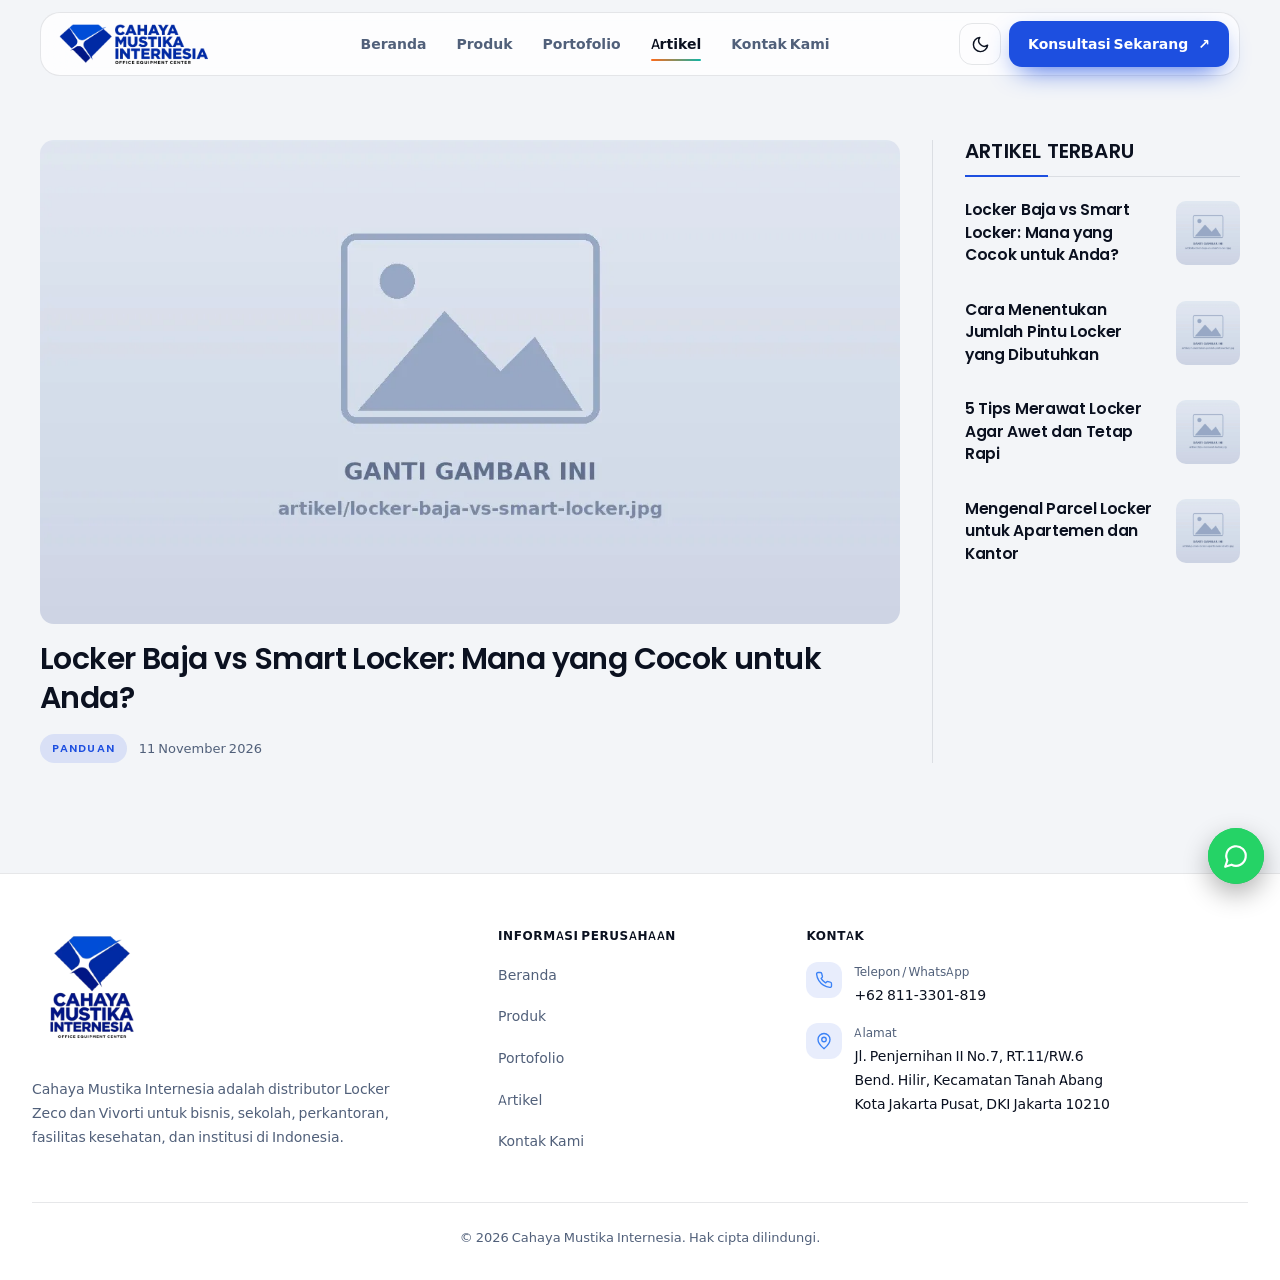
<file: pages/artikel.html>
<!doctype html>
<html lang="id" data-theme="light">
<head>
<meta charset="utf-8">
<meta name="viewport" content="width=device-width,initial-scale=1">
<title>Artikel | Cahaya Mustika Internesia</title>
<meta name="description" content="Artikel panduan memilih, merawat, dan menata locker untuk sekolah, kantor, gym, dan fasilitas umum.">
<meta property="og:title" content="Artikel | Cahaya Mustika Internesia"><meta property="og:description" content="Artikel panduan memilih, merawat, dan menata locker untuk sekolah, kantor, gym, dan fasilitas umum."><meta property="og:image" content="../assets/images/logo-footer.webp">
<link rel="icon" href="../assets/images/icon.webp" type="image/webp">
<script>(function(){var d=document.documentElement;d.classList.add("js");try{var t=localStorage.getItem("theme");if(t==="dark")d.dataset.theme="dark"}catch(e){}})()</script>
<link rel="stylesheet" href="../assets/css/locker.css">
<script defer src="../assets/js/locker.js"></script>
</head>
<body>
<div class="cover" aria-hidden="true"><div class="cover-in"><img class="theme-logo-light" src="../assets/images/logo-footer.webp" width="320" height="320" alt=""><img class="theme-logo-dark" src="../assets/images/logo-footer-dark.webp" width="320" height="320" alt=""><span class="cover-bar"><i></i></span><small>Locker</small></div></div>
<a class="skip" href="#main">Lompat ke konten</a>
<header class="hdr" id="hdr">
 <div class="hdr-in">
  <a class="logo" href="../index.html" aria-label="Cahaya Mustika Internesia"><img class="l-light" src="../assets/images/logo-cahaya-mustika.webp" width="800" height="215" alt="Cahaya Mustika Internesia"><img class="l-dark" src="../assets/images/putih-logo.webp" width="800" height="215" alt="Cahaya Mustika Internesia"></a>
  <nav class="nav" aria-label="Navigasi utama"><a href="../index.html">Beranda</a><a href="../pages/produk.html">Produk</a><a href="../pages/portofolio.html">Portofolio</a><a href="../pages/artikel.html" aria-current=page>Artikel</a><a href="../pages/kontak.html">Kontak Kami</a></nav>
  <div class="hdr-act">
   <button class="theme" id="theme" type="button" aria-label="Ganti tema"><svg class="moon" viewBox="0 0 24 24" fill="none" stroke="currentColor" stroke-width="1.8" stroke-linecap="round" stroke-linejoin="round"><path d="M21 12.8A9 9 0 1111.2 3a7 7 0 009.8 9.8z"/></svg><svg class="sun" viewBox="0 0 24 24" fill="none" stroke="currentColor" stroke-width="1.8" stroke-linecap="round" stroke-linejoin="round"><circle cx="12" cy="12" r="4"/><path d="M12 2v2M12 20v2M4.9 4.9l1.4 1.4M17.7 17.7l1.4 1.4M2 12h2M20 12h2M4.9 19.1l1.4-1.4M17.7 6.3l1.4-1.4"/></svg></button>
   <a class="btn btn-primary btn-sm" href="https://wa.me/628113301819?text=Halo%20Cahaya%20Mustika%20Internesia%2C%20saya%20ingin%20konsultasi%20mengenai%20locker." target="_blank" rel="noopener noreferrer">Konsultasi Sekarang <span class="arr">↗</span></a>
   <button class="burger" id="burger" type="button" aria-label="Menu" aria-expanded="false" aria-controls="mnav"><span></span><span></span></button>
  </div>
 </div>
 <nav class="mnav" id="mnav" aria-label="Navigasi seluler"><a href="../index.html">Beranda</a><a href="../pages/produk.html">Produk</a><a href="../pages/portofolio.html">Portofolio</a><a href="../pages/artikel.html" aria-current=page>Artikel</a><a href="../pages/kontak.html">Kontak Kami</a></nav>
</header>
<main id="main">
<section class="sec pt-hdr blog"><div class="wrap">
 <h1 class="sr-only">Artikel dan Panduan Locker</h1>
 <div class="bl-split">
  <a class="bl-lead rv" href="artikel-locker-baja-vs-smart-locker.html"><figure><img src="../assets/images/artikel/locker-baja-vs-smart-locker.webp" alt="Locker Baja vs Smart Locker: Mana yang Cocok untuk Anda?" width="1200" height="750"></figure><h2>Locker Baja vs Smart Locker: Mana yang Cocok untuk Anda?</h2><div class="bc-meta"><span class="tagp">Panduan</span><span>11 November 2026</span></div></a>
  <aside class="bl-side" aria-label="Artikel terbaru"><h2 class="rv">Artikel Terbaru</h2><div class="sl-list"><a class="sl rv" style="--d:0.00s" href="artikel-locker-baja-vs-smart-locker.html"><h3>Locker Baja vs Smart Locker: Mana yang Cocok untuk Anda?</h3><img src="../assets/images/artikel/locker-baja-vs-smart-locker.webp" alt="" width="120" height="120" loading="lazy"></a><a class="sl rv" style="--d:0.06s" href="artikel-menentukan-jumlah-pintu-locker.html"><h3>Cara Menentukan Jumlah Pintu Locker yang Dibutuhkan</h3><img src="../assets/images/artikel/menentukan-jumlah-pintu-locker.webp" alt="" width="120" height="120" loading="lazy"></a><a class="sl rv" style="--d:0.12s" href="artikel-tips-merawat-locker.html"><h3>5 Tips Merawat Locker Agar Awet dan Tetap Rapi</h3><img src="../assets/images/artikel/tips-merawat-locker.webp" alt="" width="120" height="120" loading="lazy"></a><a class="sl rv" style="--d:0.18s" href="artikel-parcel-locker-apartemen-kantor.html"><h3>Mengenal Parcel Locker untuk Apartemen dan Kantor</h3><img src="../assets/images/artikel/parcel-locker-apartemen-kantor.webp" alt="" width="120" height="120" loading="lazy"></a></div></aside>
 </div>
</div></section>
</main>
<footer class="ft">
 <div class="ft-grid">
  <div class="c2">
   <a class="ft-logo" href="../index.html" aria-label="Cahaya Mustika Internesia"><img class="theme-logo-light" src="../assets/images/logo-footer.webp" width="320" height="320" loading="lazy" alt="Cahaya Mustika Internesia - Office Equipment Center"><img class="theme-logo-dark" src="../assets/images/logo-footer-dark.webp" width="320" height="320" loading="lazy" alt="" aria-hidden="true"></a>
   <p class="d">Cahaya Mustika Internesia adalah distributor Locker Zeco dan Vivorti untuk bisnis, sekolah, perkantoran, fasilitas kesehatan, dan institusi di Indonesia.</p>
  </div>
  <nav aria-label="Footer Navigation"><p class="ft-t">Informasi perusahaan</p><ul><li><a href="../index.html">Beranda</a></li><li><a href="../pages/produk.html">Produk</a></li><li><a href="../pages/portofolio.html">Portofolio</a></li><li><a href="../pages/artikel.html">Artikel</a></li><li><a href="../pages/kontak.html">Kontak Kami</a></li></ul></nav>
  <div class="c2"><p class="ft-t">Kontak</p><ul>
   <li><a class="ci" href="https://wa.me/628113301819?text=Halo%20Cahaya%20Mustika%20Internesia%2C%20saya%20ingin%20konsultasi%20mengenai%20locker." target="_blank" rel="noopener noreferrer"><span class="ico"><svg width="18" height="18" viewBox="0 0 24 24" fill="none" stroke="currentColor" stroke-width="1.8" stroke-linecap="round" stroke-linejoin="round"><path d="M22 16.92v3a2 2 0 0 1-2.18 2 19.79 19.79 0 0 1-8.63-3.07 19.5 19.5 0 0 1-6-6 19.79 19.79 0 0 1-3.07-8.67A2 2 0 0 1 4.11 2h3a2 2 0 0 1 2 1.72 12.84 12.84 0 0 0 .7 2.81 2 2 0 0 1-.45 2.11L8.09 9.91a16 16 0 0 0 6 6l1.27-1.27a2 2 0 0 1 2.11-.45 12.84 12.84 0 0 0 2.81.7A2 2 0 0 1 22 16.92z"/></svg></span><span><small>Telepon / WhatsApp</small><b>+62 811-3301-819</b></span></a></li>
   <li><a class="ci" href="https://www.google.com/maps/search/?api=1&amp;query=PT%20Cahaya%20Mustika%20Internesia%2C%20Jl.%20Penjernihan%20II%2C%20Jakarta%20Pusat" target="_blank" rel="noopener noreferrer"><span class="ico"><svg width="18" height="18" viewBox="0 0 24 24" fill="none" stroke="currentColor" stroke-width="1.8" stroke-linecap="round" stroke-linejoin="round"><path d="M20 10c0 4.993-5.539 10.193-7.399 11.799a1 1 0 0 1-1.202 0C9.539 20.193 4 14.993 4 10a8 8 0 0 1 16 0"/><circle cx="12" cy="10" r="3"/></svg></span><span><small>Alamat</small><b><span>Jl. Penjernihan II No.7, RT.11/RW.6</span><span>Bend. Hilir, Kecamatan Tanah Abang</span><span>Kota Jakarta Pusat, DKI Jakarta 10210</span></b></span></a></li>
  </ul></div>
 </div>
 <div class="ft-copy">© 2026 Cahaya Mustika Internesia. Hak cipta dilindungi.</div>
</footer>
<a class="wa" href="https://wa.me/628113301819?text=Halo%20Cahaya%20Mustika%20Internesia%2C%20saya%20ingin%20konsultasi%20mengenai%20locker." target="_blank" rel="noopener noreferrer" aria-label="Chat dengan Sales via WhatsApp"><span class="tip">Chat dengan Sales</span><span class="b"><svg width="26" height="26" viewBox="0 0 24 24" fill="none" stroke="currentColor" stroke-width="2" stroke-linecap="round" stroke-linejoin="round"><path d="M7.9 20A9 9 0 1 0 4 16.1L2 22Z"/></svg></span></a>
<dialog id="pm" aria-label="Detail produk"><div class="m" style="position:relative"><button class="m-x" type="button" aria-label="Tutup">×</button>
 <div class="m-art"><div class="art" id="pm-art"></div></div>
 <div class="m-body"><span class="badge" id="pm-badge"></span><h3 id="pm-name"></h3><small id="pm-tag" style="color:var(--muted);font-weight:700"></small><p id="pm-desc"></p><ul id="pm-list"></ul>
 <a class="btn btn-wa btn-blue" id="pm-wa" href="#" target="_blank" rel="noopener noreferrer">Mulai Konsultasi <span class="arr">↗</span></a>
 <p class="m-note">Model, ukuran, warna, dan opsi kunci dikonfirmasi oleh tim sales sesuai ketersediaan dan kebutuhan proyek Anda.</p></div></div></dialog>
</body>
</html>
</file>
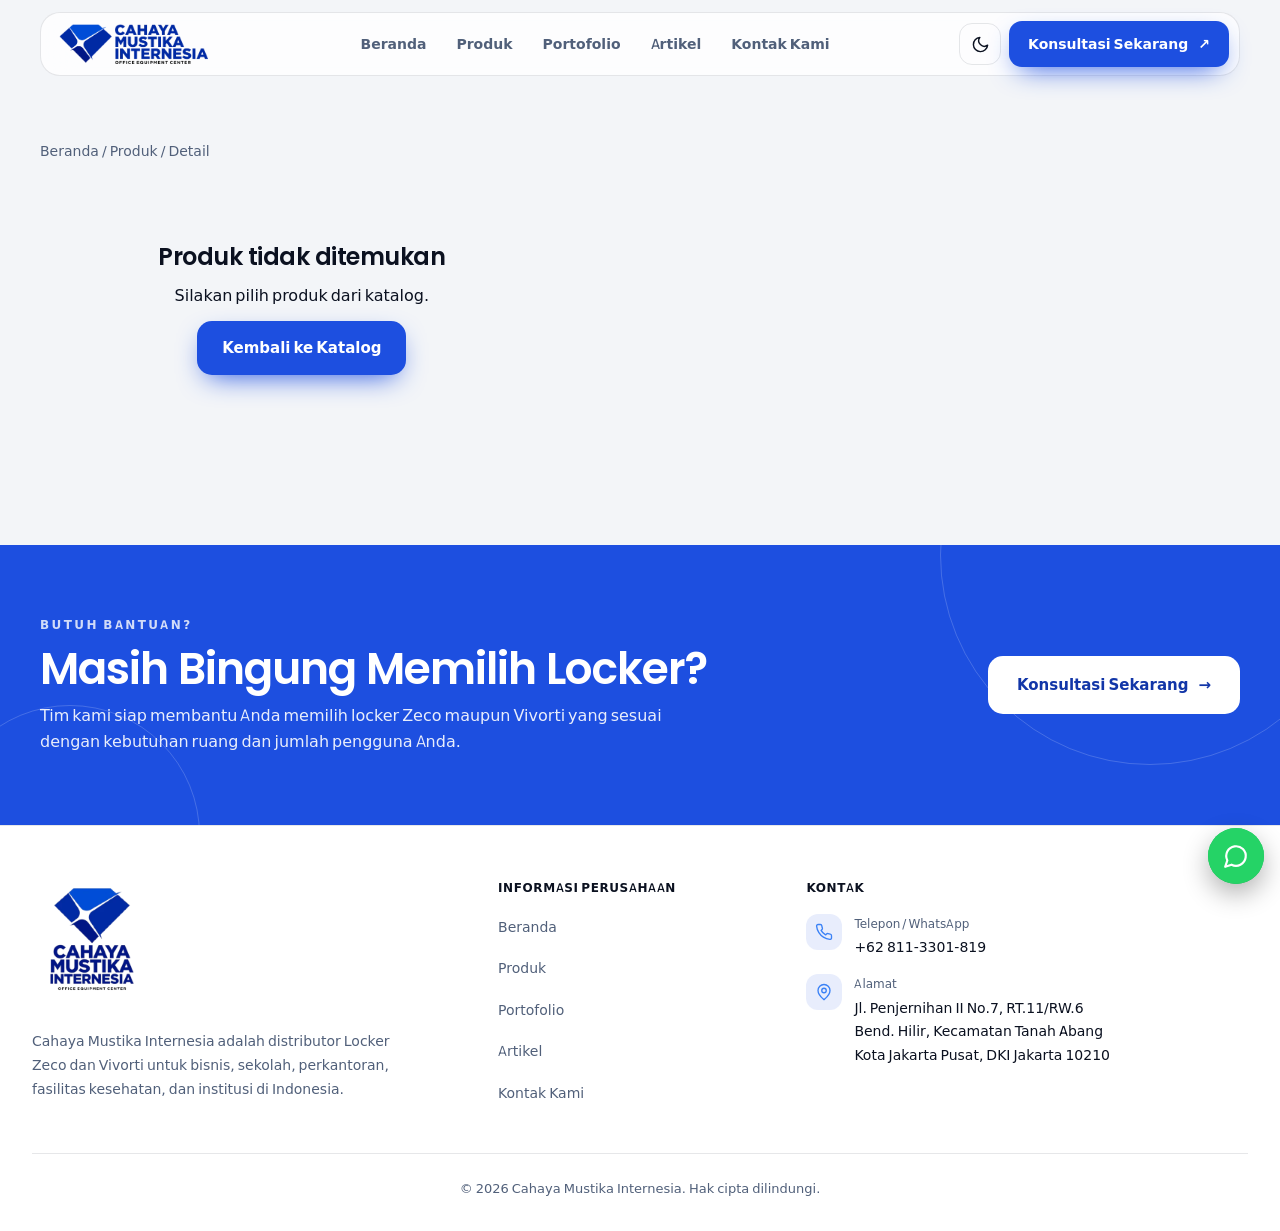
<file: pages/detail-produk.html>
<!doctype html>
<html lang="id" data-theme="light">
<head>
<meta charset="utf-8">
<meta name="viewport" content="width=device-width,initial-scale=1">
<title>Detail Produk | Cahaya Mustika Internesia</title>
<meta name="description" content="Katalog locker Zeco dan Vivorti: locker baja, smart locker, parcel locker, dan locker HPL.">
<meta property="og:title" content="Produk Locker | Cahaya Mustika Internesia"><meta property="og:description" content="Katalog locker Zeco dan Vivorti: locker baja, smart locker, parcel locker, dan locker HPL."><meta property="og:image" content="../assets/images/logo-footer.webp">
<link rel="icon" href="../assets/images/icon.webp" type="image/webp">
<script>(function(){var d=document.documentElement;d.classList.add("js");try{var t=localStorage.getItem("theme");if(t==="dark")d.dataset.theme="dark"}catch(e){}})()</script>
<link rel="stylesheet" href="../assets/css/locker.css"><script src="../assets/js/produk-data.js"></script>
<script defer src="../assets/js/locker.js"></script>
</head>
<body>
<div class="cover" aria-hidden="true"><div class="cover-in"><img class="theme-logo-light" src="../assets/images/logo-footer.webp" width="320" height="320" alt=""><img class="theme-logo-dark" src="../assets/images/logo-footer-dark.webp" width="320" height="320" alt=""><span class="cover-bar"><i></i></span><small>Locker</small></div></div>
<a class="skip" href="#main">Lompat ke konten</a>
<header class="hdr" id="hdr">
 <div class="hdr-in">
  <a class="logo" href="../index.html" aria-label="Cahaya Mustika Internesia"><img class="l-light" src="../assets/images/logo-cahaya-mustika.webp" width="800" height="215" alt="Cahaya Mustika Internesia"><img class="l-dark" src="../assets/images/putih-logo.webp" width="800" height="215" alt="Cahaya Mustika Internesia"></a>
  <nav class="nav" aria-label="Navigasi utama"><a href="../index.html">Beranda</a><a href="../pages/produk.html">Produk</a><a href="../pages/portofolio.html">Portofolio</a><a href="../pages/artikel.html">Artikel</a><a href="../pages/kontak.html">Kontak Kami</a></nav>
  <div class="hdr-act">
   <button class="theme" id="theme" type="button" aria-label="Ganti tema"><svg class="moon" viewBox="0 0 24 24" fill="none" stroke="currentColor" stroke-width="1.8" stroke-linecap="round" stroke-linejoin="round"><path d="M21 12.8A9 9 0 1111.2 3a7 7 0 009.8 9.8z"/></svg><svg class="sun" viewBox="0 0 24 24" fill="none" stroke="currentColor" stroke-width="1.8" stroke-linecap="round" stroke-linejoin="round"><circle cx="12" cy="12" r="4"/><path d="M12 2v2M12 20v2M4.9 4.9l1.4 1.4M17.7 17.7l1.4 1.4M2 12h2M20 12h2M4.9 19.1l1.4-1.4M17.7 6.3l1.4-1.4"/></svg></button>
   <a class="btn btn-primary btn-sm" href="https://wa.me/628113301819?text=Halo%20Cahaya%20Mustika%20Internesia%2C%20saya%20ingin%20konsultasi%20mengenai%20locker." target="_blank" rel="noopener noreferrer">Konsultasi Sekarang <span class="arr">↗</span></a>
   <button class="burger" id="burger" type="button" aria-label="Menu" aria-expanded="false" aria-controls="mnav"><span></span><span></span></button>
  </div>
 </div>
 <nav class="mnav" id="mnav" aria-label="Navigasi seluler"><a href="../index.html">Beranda</a><a href="../pages/produk.html">Produk</a><a href="../pages/portofolio.html">Portofolio</a><a href="../pages/artikel.html">Artikel</a><a href="../pages/kontak.html">Kontak Kami</a></nav>
</header>
<main id="main">
<section class="sec pt-hdr pd"><div class="wrap">
 <nav class="crumb" aria-label="Breadcrumb"><a href="../index.html">Beranda</a> / <a href="produk.html">Produk</a> / <span id="pd-crumb">Detail</span></nav>
 <div class="pd-grid" id="pd-root"><p class="pd-empty">Memuat produk…</p></div>
 <div id="pd-more"></div>
</div></section>
</main>
<script>
(function(){
 var D=window.PRODUK||[],q=new URLSearchParams(location.search).get("p"),p=D.find(function(x){return x.slug===q}),root=document.getElementById("pd-root");
 if(!p){root.innerHTML='<div class="pd-empty"><h1>Produk tidak ditemukan</h1><p>Silakan pilih produk dari katalog.</p><a class="btn btn-primary" href="produk.html">Kembali ke Katalog</a></div>';return}
 var z=p.brand==="Zeco",door=(p.tag.match(/(\d) Pintu/)||[])[1],tv=(p.name.match(/T\d$/)||[])[0];
 document.title=p.name+" | Cahaya Mustika Internesia";document.getElementById("pd-crumb").textContent=p.name;
 var spec=z?[["Brand","Zeco"],["Jenis","Locker baja"],["Jumlah pintu",door+" pintu"],["Varian",tv],["Kunci","Mekanis atau gembok"],["Ventilasi","Louver"],["Susunan","Satu kolom, modular"],["Ukuran & ketebalan","Konfirmasi tim sales"]]
  :[["Brand","Vivorti"],["Kategori",p.tag],["Model",p.name.replace("Vivorti ","")],["Susunan","Modular"],["Ukuran & konfigurasi","Disesuaikan kebutuhan"],["Harga","Hubungi tim sales"]];
 var vars=z?D.filter(function(x){return x.brand==="Zeco"&&x.name.replace(/ T\d$/,"")===p.name.replace(/ T\d$/,"")}):[];
 var vhtml=vars.length>1?'<div class="pd-vars"><span>Varian</span>'+vars.map(function(x){var t=x.name.match(/T\d$/)[0];return '<a href="detail-produk.html?p='+x.slug+'"'+(x===p?' class="on" aria-current="true"':'')+'>'+t+'</a>'}).join("")+'</div>':"";
 var art=p.img?'<img src="../'+p.img+'" alt="'+p.name+'" width="500" height="500">':'<div class="pd-svg">'+p.svg+'</div>';
 root.innerHTML='<div class="pd-stage '+(z?"z":"v")+'"><span class="badge '+(z?"z":"v")+'">'+(z?'Zeco':'Vivorti')+'</span>'+art+vhtml+'</div>'
 +'<div class="pd-info"><p class="pd-eyebrow">'+p.tag+'</p><h1>'+p.name+'</h1><p class="pd-desc">'+p.desc+'</p>'
 +'<h2 class="pd-h">Spesifikasi</h2><dl class="pd-spec">'+spec.map(function(r){return '<div><dt>'+r[0]+'</dt><dd>'+r[1]+'</dd></div>'}).join("")+'</dl>'
 +'<h2 class="pd-h">Keunggulan</h2><ul class="pd-feat">'+p.feat.map(function(f){return '<li>'+f+'</li>'}).join("")+'</ul>'
 +'<div class="pd-cta"><a class="btn btn-wa btn-blue" href="'+p.wa+'" target="_blank" rel="noopener noreferrer">Mulai Konsultasi <span class="arr">↗</span></a><a class="btn btn-line" href="produk.html">Kembali ke Katalog</a></div></div>';
 var rel=D.filter(function(x){return x.brand===p.brand&&x.slug!==p.slug&&(!z||x.name.replace(/ T\d$/,"")!==p.name.replace(/ T\d$/,""))}).slice(0,4);
 document.getElementById("pd-more").innerHTML=rel.length?'<h2 class="pd-h pd-h2">Produk Lainnya</h2><div class="pd-rel">'+rel.map(function(x){return '<a class="pd-rc" href="detail-produk.html?p='+x.slug+'"><div class="pd-rc-img">'+(x.img?'<img src="../'+x.img+'" alt="" loading="lazy">':'<div class="pd-svg">'+x.svg+'</div>')+'</div><small>'+x.tag+'</small><h3>'+x.name+'</h3></a>'}).join("")+'</div>':"";
})();
</script>
<section class="cta" aria-label="Konsultasi Locker"><div class="wrap cta-in"><div><p class="lab">BUTUH BANTUAN?</p><h2>Masih Bingung Memilih Locker?</h2><p>Tim kami siap membantu Anda memilih locker Zeco maupun Vivorti yang sesuai dengan kebutuhan ruang dan jumlah pengguna Anda.</p></div><a class="btn" href="https://wa.me/628113301819?text=Halo%20Cahaya%20Mustika%20Internesia%2C%20saya%20ingin%20berkonsultasi%20mengenai%20locker%20Zeco%20dan%20Vivorti%20untuk%20proyek%20saya." target="_blank" rel="noopener noreferrer">Konsultasi Sekarang <span class="arr">→</span></a></div></section>
<footer class="ft">
 <div class="ft-grid">
  <div class="c2">
   <a class="ft-logo" href="../index.html" aria-label="Cahaya Mustika Internesia"><img class="theme-logo-light" src="../assets/images/logo-footer.webp" width="320" height="320" loading="lazy" alt="Cahaya Mustika Internesia - Office Equipment Center"><img class="theme-logo-dark" src="../assets/images/logo-footer-dark.webp" width="320" height="320" loading="lazy" alt="" aria-hidden="true"></a>
   <p class="d">Cahaya Mustika Internesia adalah distributor Locker Zeco dan Vivorti untuk bisnis, sekolah, perkantoran, fasilitas kesehatan, dan institusi di Indonesia.</p>
  </div>
  <nav aria-label="Footer Navigation"><p class="ft-t">Informasi perusahaan</p><ul><li><a href="../index.html">Beranda</a></li><li><a href="../pages/produk.html">Produk</a></li><li><a href="../pages/portofolio.html">Portofolio</a></li><li><a href="../pages/artikel.html">Artikel</a></li><li><a href="../pages/kontak.html">Kontak Kami</a></li></ul></nav>
  <div class="c2"><p class="ft-t">Kontak</p><ul>
   <li><a class="ci" href="https://wa.me/628113301819?text=Halo%20Cahaya%20Mustika%20Internesia%2C%20saya%20ingin%20konsultasi%20mengenai%20locker." target="_blank" rel="noopener noreferrer"><span class="ico"><svg width="18" height="18" viewBox="0 0 24 24" fill="none" stroke="currentColor" stroke-width="1.8" stroke-linecap="round" stroke-linejoin="round"><path d="M22 16.92v3a2 2 0 0 1-2.18 2 19.79 19.79 0 0 1-8.63-3.07 19.5 19.5 0 0 1-6-6 19.79 19.79 0 0 1-3.07-8.67A2 2 0 0 1 4.11 2h3a2 2 0 0 1 2 1.72 12.84 12.84 0 0 0 .7 2.81 2 2 0 0 1-.45 2.11L8.09 9.91a16 16 0 0 0 6 6l1.27-1.27a2 2 0 0 1 2.11-.45 12.84 12.84 0 0 0 2.81.7A2 2 0 0 1 22 16.92z"/></svg></span><span><small>Telepon / WhatsApp</small><b>+62 811-3301-819</b></span></a></li>
   <li><a class="ci" href="https://www.google.com/maps/search/?api=1&amp;query=PT%20Cahaya%20Mustika%20Internesia%2C%20Jl.%20Penjernihan%20II%2C%20Jakarta%20Pusat" target="_blank" rel="noopener noreferrer"><span class="ico"><svg width="18" height="18" viewBox="0 0 24 24" fill="none" stroke="currentColor" stroke-width="1.8" stroke-linecap="round" stroke-linejoin="round"><path d="M20 10c0 4.993-5.539 10.193-7.399 11.799a1 1 0 0 1-1.202 0C9.539 20.193 4 14.993 4 10a8 8 0 0 1 16 0"/><circle cx="12" cy="10" r="3"/></svg></span><span><small>Alamat</small><b><span>Jl. Penjernihan II No.7, RT.11/RW.6</span><span>Bend. Hilir, Kecamatan Tanah Abang</span><span>Kota Jakarta Pusat, DKI Jakarta 10210</span></b></span></a></li>
  </ul></div>
 </div>
 <div class="ft-copy">© 2026 Cahaya Mustika Internesia. Hak cipta dilindungi.</div>
</footer>
<a class="wa" href="https://wa.me/628113301819?text=Halo%20Cahaya%20Mustika%20Internesia%2C%20saya%20ingin%20konsultasi%20mengenai%20locker." target="_blank" rel="noopener noreferrer" aria-label="Chat dengan Sales via WhatsApp"><span class="tip">Chat dengan Sales</span><span class="b"><svg width="26" height="26" viewBox="0 0 24 24" fill="none" stroke="currentColor" stroke-width="2" stroke-linecap="round" stroke-linejoin="round"><path d="M7.9 20A9 9 0 1 0 4 16.1L2 22Z"/></svg></span></a>

</body>
</html>
</file>
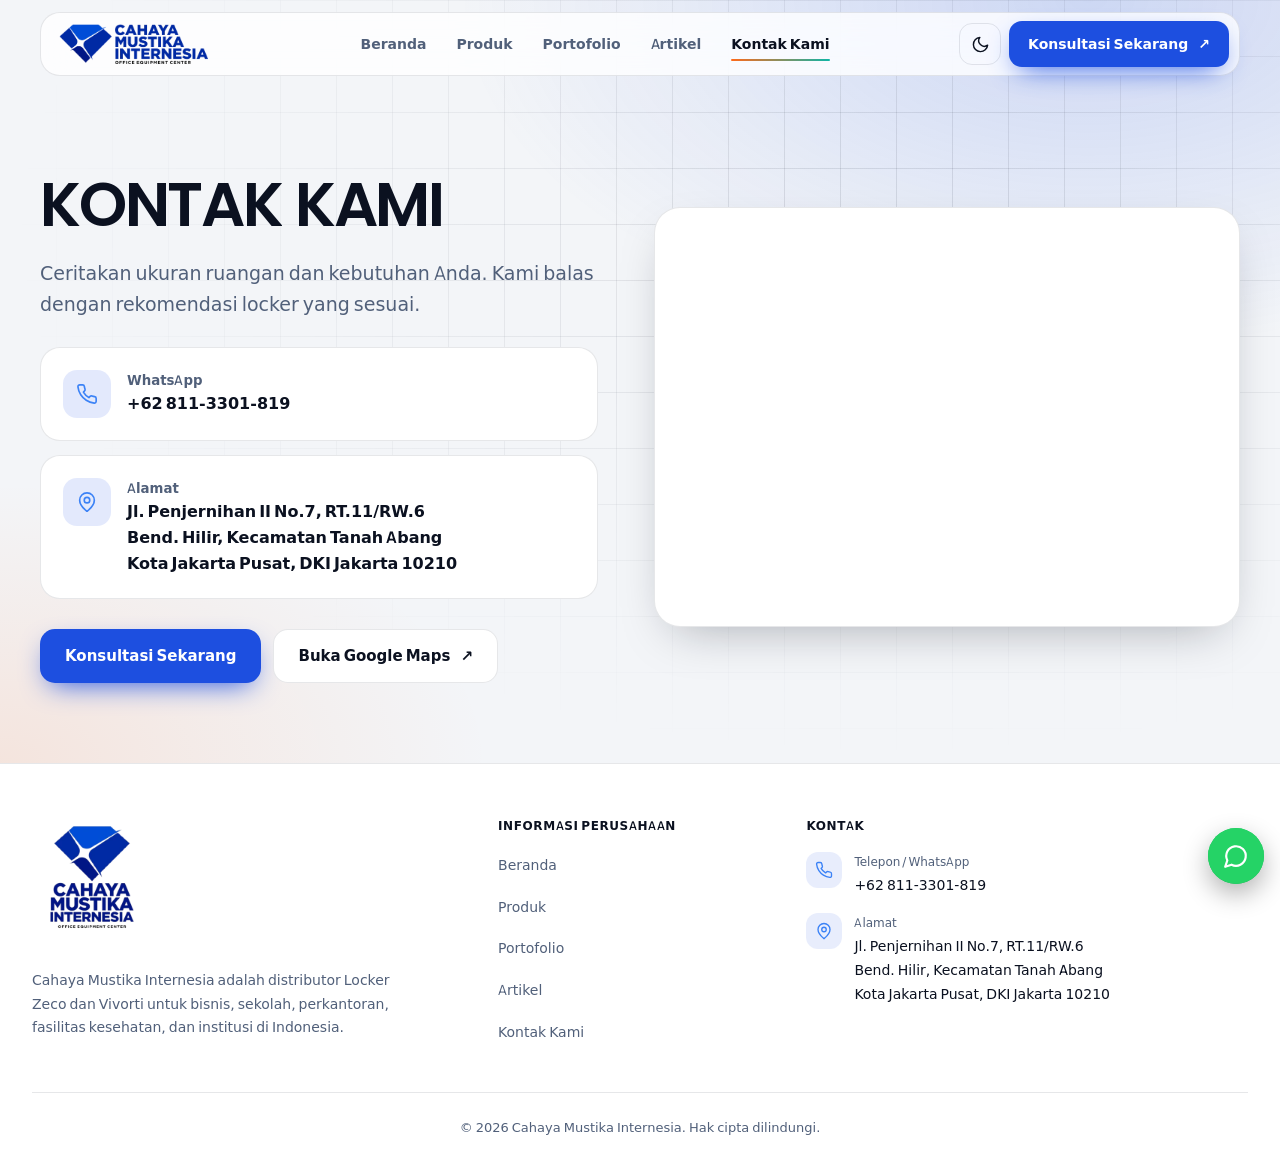
<file: pages/kontak.html>
<!doctype html>
<html lang="id" data-theme="light">
<head>
<meta charset="utf-8">
<meta name="viewport" content="width=device-width,initial-scale=1">
<title>Kontak Kami | Cahaya Mustika Internesia</title>
<meta name="description" content="Hubungi Cahaya Mustika Internesia untuk konsultasi dan penawaran locker Zeco dan Vivorti.">
<meta property="og:title" content="Kontak Kami | Cahaya Mustika Internesia"><meta property="og:description" content="Hubungi Cahaya Mustika Internesia untuk konsultasi dan penawaran locker Zeco dan Vivorti."><meta property="og:image" content="../assets/images/logo-footer.webp">
<link rel="icon" href="../assets/images/icon.webp" type="image/webp">
<script>(function(){var d=document.documentElement;d.classList.add("js");try{var t=localStorage.getItem("theme");if(t==="dark")d.dataset.theme="dark"}catch(e){}})()</script>
<link rel="stylesheet" href="../assets/css/locker.css">
<script defer src="../assets/js/locker.js"></script>
</head>
<body>
<div class="cover" aria-hidden="true"><div class="cover-in"><img class="theme-logo-light" src="../assets/images/logo-footer.webp" width="320" height="320" alt=""><img class="theme-logo-dark" src="../assets/images/logo-footer-dark.webp" width="320" height="320" alt=""><span class="cover-bar"><i></i></span><small>Locker</small></div></div>
<a class="skip" href="#main">Lompat ke konten</a>
<header class="hdr" id="hdr">
 <div class="hdr-in">
  <a class="logo" href="../index.html" aria-label="Cahaya Mustika Internesia"><img class="l-light" src="../assets/images/logo-cahaya-mustika.webp" width="800" height="215" alt="Cahaya Mustika Internesia"><img class="l-dark" src="../assets/images/putih-logo.webp" width="800" height="215" alt="Cahaya Mustika Internesia"></a>
  <nav class="nav" aria-label="Navigasi utama"><a href="../index.html">Beranda</a><a href="../pages/produk.html">Produk</a><a href="../pages/portofolio.html">Portofolio</a><a href="../pages/artikel.html">Artikel</a><a href="../pages/kontak.html" aria-current=page>Kontak Kami</a></nav>
  <div class="hdr-act">
   <button class="theme" id="theme" type="button" aria-label="Ganti tema"><svg class="moon" viewBox="0 0 24 24" fill="none" stroke="currentColor" stroke-width="1.8" stroke-linecap="round" stroke-linejoin="round"><path d="M21 12.8A9 9 0 1111.2 3a7 7 0 009.8 9.8z"/></svg><svg class="sun" viewBox="0 0 24 24" fill="none" stroke="currentColor" stroke-width="1.8" stroke-linecap="round" stroke-linejoin="round"><circle cx="12" cy="12" r="4"/><path d="M12 2v2M12 20v2M4.9 4.9l1.4 1.4M17.7 17.7l1.4 1.4M2 12h2M20 12h2M4.9 19.1l1.4-1.4M17.7 6.3l1.4-1.4"/></svg></button>
   <a class="btn btn-primary btn-sm" href="https://wa.me/628113301819?text=Halo%20Cahaya%20Mustika%20Internesia%2C%20saya%20ingin%20konsultasi%20mengenai%20locker." target="_blank" rel="noopener noreferrer">Konsultasi Sekarang <span class="arr">↗</span></a>
   <button class="burger" id="burger" type="button" aria-label="Menu" aria-expanded="false" aria-controls="mnav"><span></span><span></span></button>
  </div>
 </div>
 <nav class="mnav" id="mnav" aria-label="Navigasi seluler"><a href="../index.html">Beranda</a><a href="../pages/produk.html">Produk</a><a href="../pages/portofolio.html">Portofolio</a><a href="../pages/artikel.html">Artikel</a><a href="../pages/kontak.html" aria-current=page>Kontak Kami</a></nav>
</header>
<main id="main">

<section class="hero hero-in kontak-hero"><div class="wrap kgrid">
 <div>
  <h1><span class="w"><span style="--w:0">Kontak</span></span> <span class="w"><span style="--w:1">Kami</span></span></h1>
  <p class="lead rv" style="--d:.45s">Ceritakan ukuran ruangan dan kebutuhan Anda. Kami balas dengan rekomendasi locker yang sesuai.</p>
  <div class="cinfo" style="margin-top:28px">
   <a class="ccard rv" style="--d:.5s" href="https://wa.me/628113301819?text=Halo%20Cahaya%20Mustika%20Internesia%2C%20saya%20ingin%20konsultasi%20mengenai%20locker." target="_blank" rel="noopener noreferrer"><span class="ic"><svg viewBox="0 0 24 24"><path d="M22 16.92v3a2 2 0 0 1-2.18 2 19.79 19.79 0 0 1-8.63-3.07 19.5 19.5 0 0 1-6-6 19.79 19.79 0 0 1-3.07-8.67A2 2 0 0 1 4.11 2h3a2 2 0 0 1 2 1.72 12.84 12.84 0 0 0 .7 2.81 2 2 0 0 1-.45 2.11L8.09 9.91a16 16 0 0 0 6 6l1.27-1.27a2 2 0 0 1 2.11-.45 12.84 12.84 0 0 0 2.81.7A2 2 0 0 1 22 16.92z"/></svg></span><span><small>WhatsApp</small><b>+62 811-3301-819</b></span></a>
   <a class="ccard rv" style="--d:.58s" href="https://www.google.com/maps/search/?api=1&query=PT%20Cahaya%20Mustika%20Internesia%2C%20Jl.%20Penjernihan%20II%20No.7%2C%20RT.11/RW.6%2C%20Bend.%20Hilir%2C%20Kecamatan%20Tanah%20Abang%2C%20Kota%20Jakarta%20Pusat%2C%20DKI%20Jakarta%2010210" target="_blank" rel="noopener noreferrer"><span class="ic"><svg viewBox="0 0 24 24"><path d="M20 10c0 4.993-5.539 10.193-7.399 11.799a1 1 0 0 1-1.202 0C9.539 20.193 4 14.993 4 10a8 8 0 0 1 16 0"/><circle cx="12" cy="10" r="3"/></svg></span><span><small>Alamat</small><b>Jl. Penjernihan II No.7, RT.11/RW.6<br>Bend. Hilir, Kecamatan Tanah Abang<br>Kota Jakarta Pusat, DKI Jakarta 10210</b></span></a>
  </div>
  <div class="hero-cta rv" style="--d:.66s;margin-bottom:0"><a class="btn btn-primary" href="https://wa.me/628113301819?text=Halo%20Cahaya%20Mustika%20Internesia%2C%20saya%20ingin%20konsultasi%20mengenai%20locker." target="_blank" rel="noopener noreferrer">Konsultasi Sekarang</a><a class="btn btn-line" href="https://www.google.com/maps/search/?api=1&query=PT%20Cahaya%20Mustika%20Internesia%2C%20Jl.%20Penjernihan%20II%20No.7%2C%20RT.11/RW.6%2C%20Bend.%20Hilir%2C%20Kecamatan%20Tanah%20Abang%2C%20Kota%20Jakarta%20Pusat%2C%20DKI%20Jakarta%2010210" target="_blank" rel="noopener noreferrer">Buka Google Maps <span class="arr">↗</span></a></div>
 </div>
 <div class="map rv z" style="--d:.3s"><iframe src="https://www.google.com/maps?q=PT%20Cahaya%20Mustika%20Internesia%2C%20Jl.%20Penjernihan%20II%20No.7%2C%20RT.11/RW.6%2C%20Bend.%20Hilir%2C%20Kecamatan%20Tanah%20Abang%2C%20Kota%20Jakarta%20Pusat%2C%20DKI%20Jakarta%2010210&output=embed" title="Lokasi PT Cahaya Mustika Internesia" loading="lazy" referrerpolicy="no-referrer-when-downgrade" allowfullscreen></iframe></div>
</div></section>
</main>
<footer class="ft">
 <div class="ft-grid">
  <div class="c2">
   <a class="ft-logo" href="../index.html" aria-label="Cahaya Mustika Internesia"><img class="theme-logo-light" src="../assets/images/logo-footer.webp" width="320" height="320" loading="lazy" alt="Cahaya Mustika Internesia - Office Equipment Center"><img class="theme-logo-dark" src="../assets/images/logo-footer-dark.webp" width="320" height="320" loading="lazy" alt="" aria-hidden="true"></a>
   <p class="d">Cahaya Mustika Internesia adalah distributor Locker Zeco dan Vivorti untuk bisnis, sekolah, perkantoran, fasilitas kesehatan, dan institusi di Indonesia.</p>
  </div>
  <nav aria-label="Footer Navigation"><p class="ft-t">Informasi perusahaan</p><ul><li><a href="../index.html">Beranda</a></li><li><a href="../pages/produk.html">Produk</a></li><li><a href="../pages/portofolio.html">Portofolio</a></li><li><a href="../pages/artikel.html">Artikel</a></li><li><a href="../pages/kontak.html">Kontak Kami</a></li></ul></nav>
  <div class="c2"><p class="ft-t">Kontak</p><ul>
   <li><a class="ci" href="https://wa.me/628113301819?text=Halo%20Cahaya%20Mustika%20Internesia%2C%20saya%20ingin%20konsultasi%20mengenai%20locker." target="_blank" rel="noopener noreferrer"><span class="ico"><svg width="18" height="18" viewBox="0 0 24 24" fill="none" stroke="currentColor" stroke-width="1.8" stroke-linecap="round" stroke-linejoin="round"><path d="M22 16.92v3a2 2 0 0 1-2.18 2 19.79 19.79 0 0 1-8.63-3.07 19.5 19.5 0 0 1-6-6 19.79 19.79 0 0 1-3.07-8.67A2 2 0 0 1 4.11 2h3a2 2 0 0 1 2 1.72 12.84 12.84 0 0 0 .7 2.81 2 2 0 0 1-.45 2.11L8.09 9.91a16 16 0 0 0 6 6l1.27-1.27a2 2 0 0 1 2.11-.45 12.84 12.84 0 0 0 2.81.7A2 2 0 0 1 22 16.92z"/></svg></span><span><small>Telepon / WhatsApp</small><b>+62 811-3301-819</b></span></a></li>
   <li><a class="ci" href="https://www.google.com/maps/search/?api=1&amp;query=PT%20Cahaya%20Mustika%20Internesia%2C%20Jl.%20Penjernihan%20II%2C%20Jakarta%20Pusat" target="_blank" rel="noopener noreferrer"><span class="ico"><svg width="18" height="18" viewBox="0 0 24 24" fill="none" stroke="currentColor" stroke-width="1.8" stroke-linecap="round" stroke-linejoin="round"><path d="M20 10c0 4.993-5.539 10.193-7.399 11.799a1 1 0 0 1-1.202 0C9.539 20.193 4 14.993 4 10a8 8 0 0 1 16 0"/><circle cx="12" cy="10" r="3"/></svg></span><span><small>Alamat</small><b><span>Jl. Penjernihan II No.7, RT.11/RW.6</span><span>Bend. Hilir, Kecamatan Tanah Abang</span><span>Kota Jakarta Pusat, DKI Jakarta 10210</span></b></span></a></li>
  </ul></div>
 </div>
 <div class="ft-copy">© 2026 Cahaya Mustika Internesia. Hak cipta dilindungi.</div>
</footer>
<a class="wa" href="https://wa.me/628113301819?text=Halo%20Cahaya%20Mustika%20Internesia%2C%20saya%20ingin%20konsultasi%20mengenai%20locker." target="_blank" rel="noopener noreferrer" aria-label="Chat dengan Sales via WhatsApp"><span class="tip">Chat dengan Sales</span><span class="b"><svg width="26" height="26" viewBox="0 0 24 24" fill="none" stroke="currentColor" stroke-width="2" stroke-linecap="round" stroke-linejoin="round"><path d="M7.9 20A9 9 0 1 0 4 16.1L2 22Z"/></svg></span></a>
<dialog id="pm" aria-label="Detail produk"><div class="m" style="position:relative"><button class="m-x" type="button" aria-label="Tutup">×</button>
 <div class="m-art"><div class="art" id="pm-art"></div></div>
 <div class="m-body"><span class="badge" id="pm-badge"></span><h3 id="pm-name"></h3><small id="pm-tag" style="color:var(--muted);font-weight:700"></small><p id="pm-desc"></p><ul id="pm-list"></ul>
 <a class="btn btn-wa btn-blue" id="pm-wa" href="#" target="_blank" rel="noopener noreferrer">Mulai Konsultasi <span class="arr">↗</span></a>
 <p class="m-note">Model, ukuran, warna, dan opsi kunci dikonfirmasi oleh tim sales sesuai ketersediaan dan kebutuhan proyek Anda.</p></div></div></dialog>
</body>
</html>
</file>
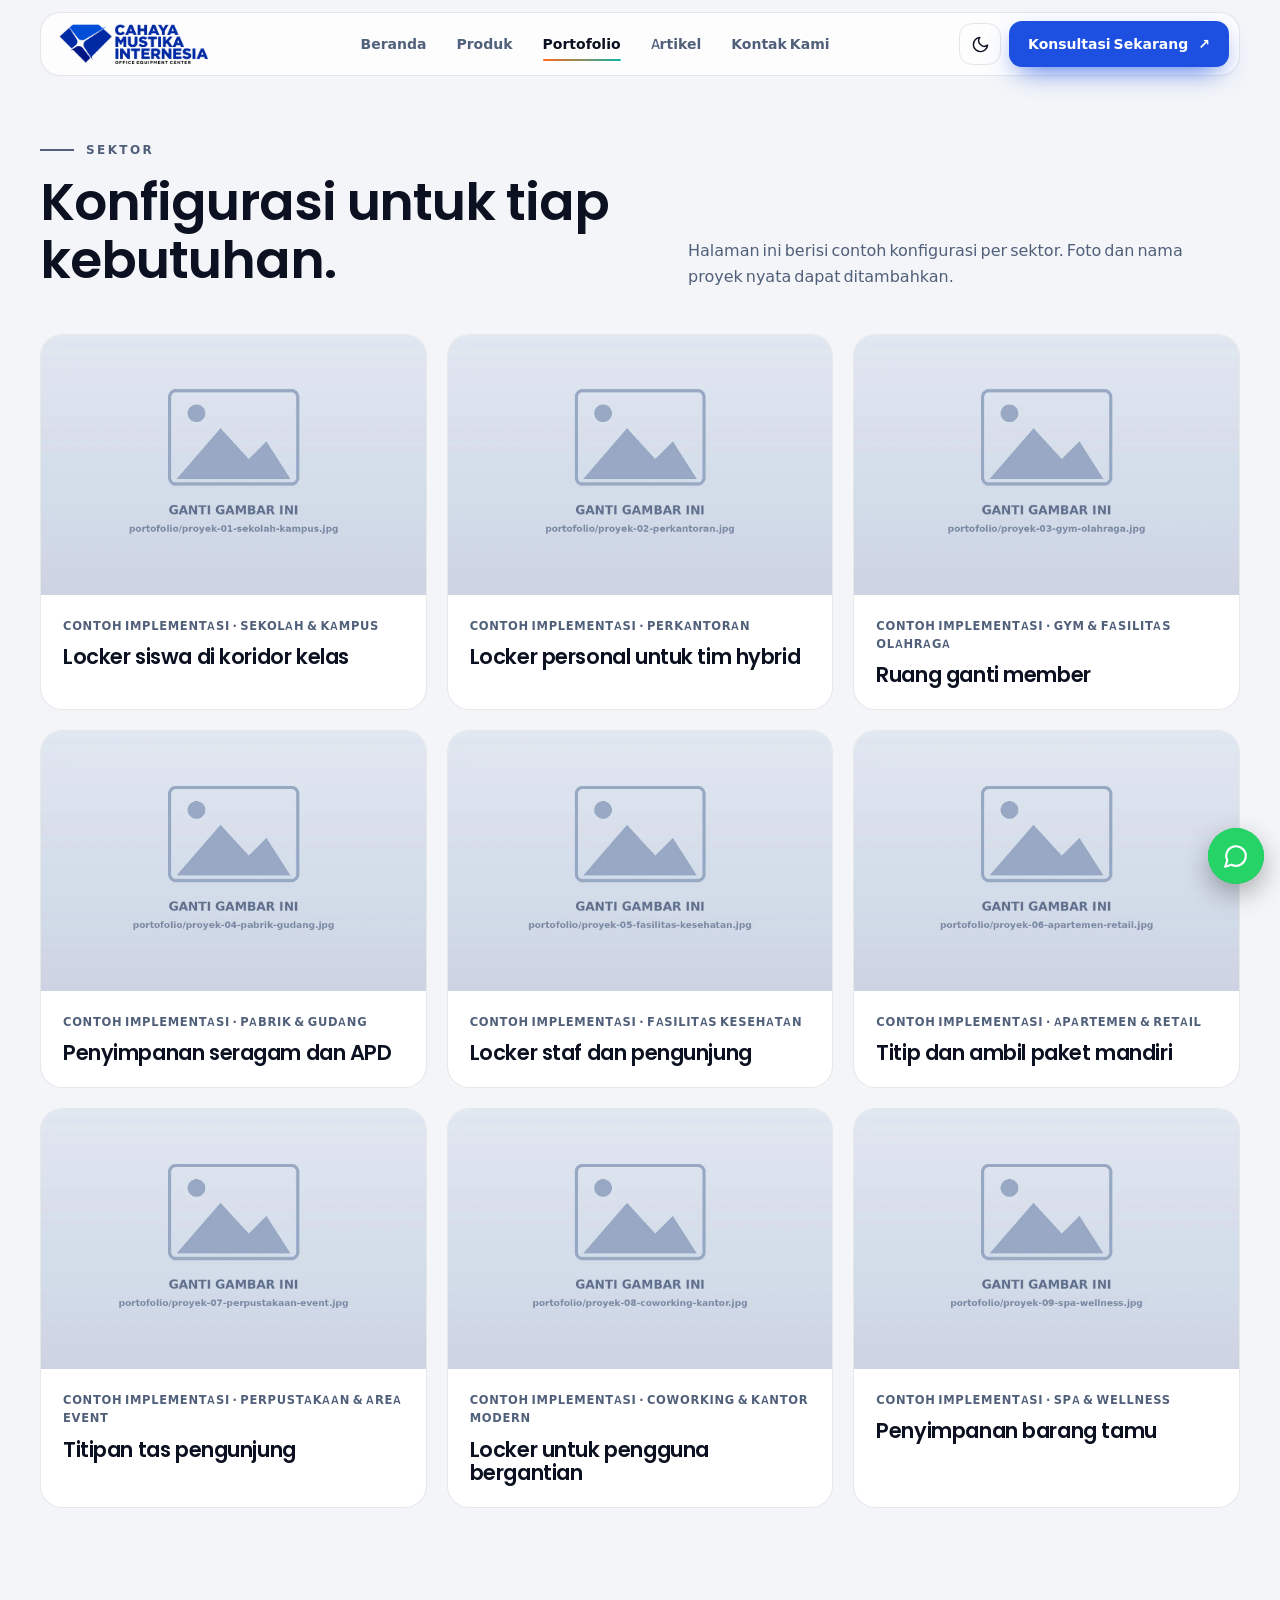
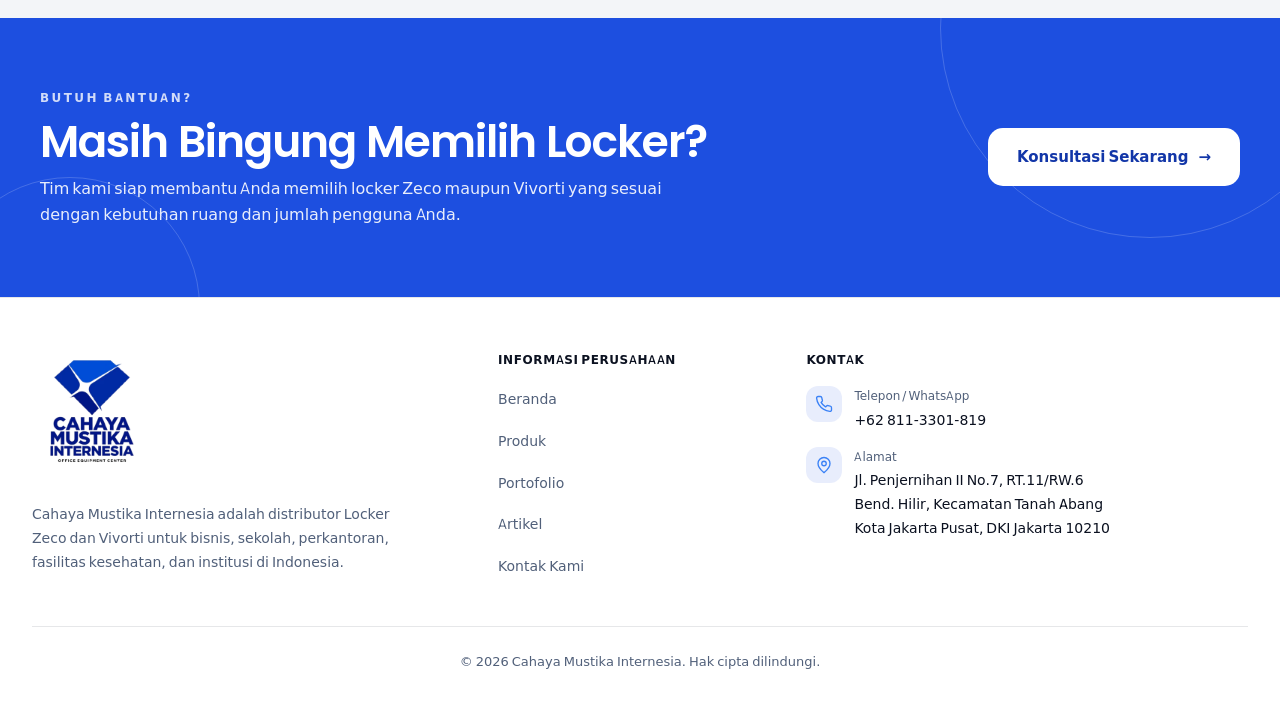
<file: pages/portofolio.html>
<!doctype html>
<html lang="id" data-theme="light">
<head>
<meta charset="utf-8">
<meta name="viewport" content="width=device-width,initial-scale=1">
<title>Portofolio | Cahaya Mustika Internesia</title>
<meta name="description" content="Contoh implementasi locker Zeco dan Vivorti untuk sekolah, kantor, gym, pabrik, dan fasilitas kesehatan.">
<meta property="og:title" content="Portofolio | Cahaya Mustika Internesia"><meta property="og:description" content="Contoh implementasi locker Zeco dan Vivorti untuk sekolah, kantor, gym, pabrik, dan fasilitas kesehatan."><meta property="og:image" content="../assets/images/logo-footer.webp">
<link rel="icon" href="../assets/images/icon.webp" type="image/webp">
<script>(function(){var d=document.documentElement;d.classList.add("js");try{var t=localStorage.getItem("theme");if(t==="dark")d.dataset.theme="dark"}catch(e){}})()</script>
<link rel="stylesheet" href="../assets/css/locker.css">
<script defer src="../assets/js/locker.js"></script>
</head>
<body>
<div class="cover" aria-hidden="true"><div class="cover-in"><img class="theme-logo-light" src="../assets/images/logo-footer.webp" width="320" height="320" alt=""><img class="theme-logo-dark" src="../assets/images/logo-footer-dark.webp" width="320" height="320" alt=""><span class="cover-bar"><i></i></span><small>Locker</small></div></div>
<a class="skip" href="#main">Lompat ke konten</a>
<header class="hdr" id="hdr">
 <div class="hdr-in">
  <a class="logo" href="../index.html" aria-label="Cahaya Mustika Internesia"><img class="l-light" src="../assets/images/logo-cahaya-mustika.webp" width="800" height="215" alt="Cahaya Mustika Internesia"><img class="l-dark" src="../assets/images/putih-logo.webp" width="800" height="215" alt="Cahaya Mustika Internesia"></a>
  <nav class="nav" aria-label="Navigasi utama"><a href="../index.html">Beranda</a><a href="../pages/produk.html">Produk</a><a href="../pages/portofolio.html" aria-current=page>Portofolio</a><a href="../pages/artikel.html">Artikel</a><a href="../pages/kontak.html">Kontak Kami</a></nav>
  <div class="hdr-act">
   <button class="theme" id="theme" type="button" aria-label="Ganti tema"><svg class="moon" viewBox="0 0 24 24" fill="none" stroke="currentColor" stroke-width="1.8" stroke-linecap="round" stroke-linejoin="round"><path d="M21 12.8A9 9 0 1111.2 3a7 7 0 009.8 9.8z"/></svg><svg class="sun" viewBox="0 0 24 24" fill="none" stroke="currentColor" stroke-width="1.8" stroke-linecap="round" stroke-linejoin="round"><circle cx="12" cy="12" r="4"/><path d="M12 2v2M12 20v2M4.9 4.9l1.4 1.4M17.7 17.7l1.4 1.4M2 12h2M20 12h2M4.9 19.1l1.4-1.4M17.7 6.3l1.4-1.4"/></svg></button>
   <a class="btn btn-primary btn-sm" href="https://wa.me/628113301819?text=Halo%20Cahaya%20Mustika%20Internesia%2C%20saya%20ingin%20konsultasi%20mengenai%20locker." target="_blank" rel="noopener noreferrer">Konsultasi Sekarang <span class="arr">↗</span></a>
   <button class="burger" id="burger" type="button" aria-label="Menu" aria-expanded="false" aria-controls="mnav"><span></span><span></span></button>
  </div>
 </div>
 <nav class="mnav" id="mnav" aria-label="Navigasi seluler"><a href="../index.html">Beranda</a><a href="../pages/produk.html">Produk</a><a href="../pages/portofolio.html" aria-current=page>Portofolio</a><a href="../pages/artikel.html">Artikel</a><a href="../pages/kontak.html">Kontak Kami</a></nav>
</header>
<main id="main">
<h1 class="sr-only">Portofolio Locker</h1>
<section class="sec pt-hdr" id="proyek"><div class="wrap"><div class="sec-h"><div><p class="eyebrow rv">Sektor</p><h2 class="rv" style="--d:.08s">Konfigurasi untuk tiap kebutuhan.</h2></div><p class="rv" style="--d:.16s">Halaman ini berisi contoh konfigurasi per sektor. Foto dan nama proyek nyata dapat ditambahkan.</p></div><div class="pgrid"><article class="port rv" style="--d:0.00s"><div class="port-art"><img class="media" src="../assets/images/portofolio/proyek-01-sekolah-kampus.webp" alt="" width="1200" height="850" loading="lazy"></div><div class="port-body"><small>Contoh implementasi · Sekolah & Kampus</small><h3>Locker siswa di koridor kelas</h3></div></article><article class="port rv" style="--d:0.08s"><div class="port-art"><img class="media" src="../assets/images/portofolio/proyek-02-perkantoran.webp" alt="" width="1200" height="850" loading="lazy"></div><div class="port-body"><small>Contoh implementasi · Perkantoran</small><h3>Locker personal untuk tim hybrid</h3></div></article><article class="port rv" style="--d:0.16s"><div class="port-art"><img class="media" src="../assets/images/portofolio/proyek-03-gym-olahraga.webp" alt="" width="1200" height="850" loading="lazy"></div><div class="port-body"><small>Contoh implementasi · Gym & Fasilitas Olahraga</small><h3>Ruang ganti member</h3></div></article><article class="port rv" style="--d:0.00s"><div class="port-art"><img class="media" src="../assets/images/portofolio/proyek-04-pabrik-gudang.webp" alt="" width="1200" height="850" loading="lazy"></div><div class="port-body"><small>Contoh implementasi · Pabrik & Gudang</small><h3>Penyimpanan seragam dan APD</h3></div></article><article class="port rv" style="--d:0.08s"><div class="port-art"><img class="media" src="../assets/images/portofolio/proyek-05-fasilitas-kesehatan.webp" alt="" width="1200" height="850" loading="lazy"></div><div class="port-body"><small>Contoh implementasi · Fasilitas Kesehatan</small><h3>Locker staf dan pengunjung</h3></div></article><article class="port rv" style="--d:0.16s"><div class="port-art"><img class="media" src="../assets/images/portofolio/proyek-06-apartemen-retail.webp" alt="" width="1200" height="850" loading="lazy"></div><div class="port-body"><small>Contoh implementasi · Apartemen & Retail</small><h3>Titip dan ambil paket mandiri</h3></div></article><article class="port rv" style="--d:0.00s"><div class="port-art"><img class="media" src="../assets/images/portofolio/proyek-07-perpustakaan-event.webp" alt="" width="1200" height="850" loading="lazy"></div><div class="port-body"><small>Contoh implementasi · Perpustakaan &amp; Area Event</small><h3>Titipan tas pengunjung</h3></div></article><article class="port rv" style="--d:0.08s"><div class="port-art"><img class="media" src="../assets/images/portofolio/proyek-08-coworking-kantor.webp" alt="" width="1200" height="850" loading="lazy"></div><div class="port-body"><small>Contoh implementasi · Coworking &amp; Kantor Modern</small><h3>Locker untuk pengguna bergantian</h3></div></article><article class="port rv" style="--d:0.16s"><div class="port-art"><img class="media" src="../assets/images/portofolio/proyek-09-spa-wellness.webp" alt="" width="1200" height="850" loading="lazy"></div><div class="port-body"><small>Contoh implementasi · Spa &amp; Wellness</small><h3>Penyimpanan barang tamu</h3></div></article></div></div></section></main>
<section class="cta" aria-label="Konsultasi Locker"><div class="wrap cta-in"><div><p class="lab">BUTUH BANTUAN?</p><h2>Masih Bingung Memilih Locker?</h2><p>Tim kami siap membantu Anda memilih locker Zeco maupun Vivorti yang sesuai dengan kebutuhan ruang dan jumlah pengguna Anda.</p></div><a class="btn" href="https://wa.me/628113301819?text=Halo%20Cahaya%20Mustika%20Internesia%2C%20saya%20ingin%20berkonsultasi%20mengenai%20locker%20Zeco%20dan%20Vivorti%20untuk%20proyek%20saya." target="_blank" rel="noopener noreferrer">Konsultasi Sekarang <span class="arr">→</span></a></div></section>
<footer class="ft">
 <div class="ft-grid">
  <div class="c2">
   <a class="ft-logo" href="../index.html" aria-label="Cahaya Mustika Internesia"><img class="theme-logo-light" src="../assets/images/logo-footer.webp" width="320" height="320" loading="lazy" alt="Cahaya Mustika Internesia - Office Equipment Center"><img class="theme-logo-dark" src="../assets/images/logo-footer-dark.webp" width="320" height="320" loading="lazy" alt="" aria-hidden="true"></a>
   <p class="d">Cahaya Mustika Internesia adalah distributor Locker Zeco dan Vivorti untuk bisnis, sekolah, perkantoran, fasilitas kesehatan, dan institusi di Indonesia.</p>
  </div>
  <nav aria-label="Footer Navigation"><p class="ft-t">Informasi perusahaan</p><ul><li><a href="../index.html">Beranda</a></li><li><a href="../pages/produk.html">Produk</a></li><li><a href="../pages/portofolio.html">Portofolio</a></li><li><a href="../pages/artikel.html">Artikel</a></li><li><a href="../pages/kontak.html">Kontak Kami</a></li></ul></nav>
  <div class="c2"><p class="ft-t">Kontak</p><ul>
   <li><a class="ci" href="https://wa.me/628113301819?text=Halo%20Cahaya%20Mustika%20Internesia%2C%20saya%20ingin%20konsultasi%20mengenai%20locker." target="_blank" rel="noopener noreferrer"><span class="ico"><svg width="18" height="18" viewBox="0 0 24 24" fill="none" stroke="currentColor" stroke-width="1.8" stroke-linecap="round" stroke-linejoin="round"><path d="M22 16.92v3a2 2 0 0 1-2.18 2 19.79 19.79 0 0 1-8.63-3.07 19.5 19.5 0 0 1-6-6 19.79 19.79 0 0 1-3.07-8.67A2 2 0 0 1 4.11 2h3a2 2 0 0 1 2 1.72 12.84 12.84 0 0 0 .7 2.81 2 2 0 0 1-.45 2.11L8.09 9.91a16 16 0 0 0 6 6l1.27-1.27a2 2 0 0 1 2.11-.45 12.84 12.84 0 0 0 2.81.7A2 2 0 0 1 22 16.92z"/></svg></span><span><small>Telepon / WhatsApp</small><b>+62 811-3301-819</b></span></a></li>
   <li><a class="ci" href="https://www.google.com/maps/search/?api=1&amp;query=PT%20Cahaya%20Mustika%20Internesia%2C%20Jl.%20Penjernihan%20II%2C%20Jakarta%20Pusat" target="_blank" rel="noopener noreferrer"><span class="ico"><svg width="18" height="18" viewBox="0 0 24 24" fill="none" stroke="currentColor" stroke-width="1.8" stroke-linecap="round" stroke-linejoin="round"><path d="M20 10c0 4.993-5.539 10.193-7.399 11.799a1 1 0 0 1-1.202 0C9.539 20.193 4 14.993 4 10a8 8 0 0 1 16 0"/><circle cx="12" cy="10" r="3"/></svg></span><span><small>Alamat</small><b><span>Jl. Penjernihan II No.7, RT.11/RW.6</span><span>Bend. Hilir, Kecamatan Tanah Abang</span><span>Kota Jakarta Pusat, DKI Jakarta 10210</span></b></span></a></li>
  </ul></div>
 </div>
 <div class="ft-copy">© 2026 Cahaya Mustika Internesia. Hak cipta dilindungi.</div>
</footer>
<a class="wa" href="https://wa.me/628113301819?text=Halo%20Cahaya%20Mustika%20Internesia%2C%20saya%20ingin%20konsultasi%20mengenai%20locker." target="_blank" rel="noopener noreferrer" aria-label="Chat dengan Sales via WhatsApp"><span class="tip">Chat dengan Sales</span><span class="b"><svg width="26" height="26" viewBox="0 0 24 24" fill="none" stroke="currentColor" stroke-width="2" stroke-linecap="round" stroke-linejoin="round"><path d="M7.9 20A9 9 0 1 0 4 16.1L2 22Z"/></svg></span></a>
<dialog id="pm" aria-label="Detail produk"><div class="m" style="position:relative"><button class="m-x" type="button" aria-label="Tutup">×</button>
 <div class="m-art"><div class="art" id="pm-art"></div></div>
 <div class="m-body"><span class="badge" id="pm-badge"></span><h3 id="pm-name"></h3><small id="pm-tag" style="color:var(--muted);font-weight:700"></small><p id="pm-desc"></p><ul id="pm-list"></ul>
 <a class="btn btn-wa btn-blue" id="pm-wa" href="#" target="_blank" rel="noopener noreferrer">Mulai Konsultasi <span class="arr">↗</span></a>
 <p class="m-note">Model, ukuran, warna, dan opsi kunci dikonfirmasi oleh tim sales sesuai ketersediaan dan kebutuhan proyek Anda.</p></div></div></dialog>
</body>
</html>
</file>
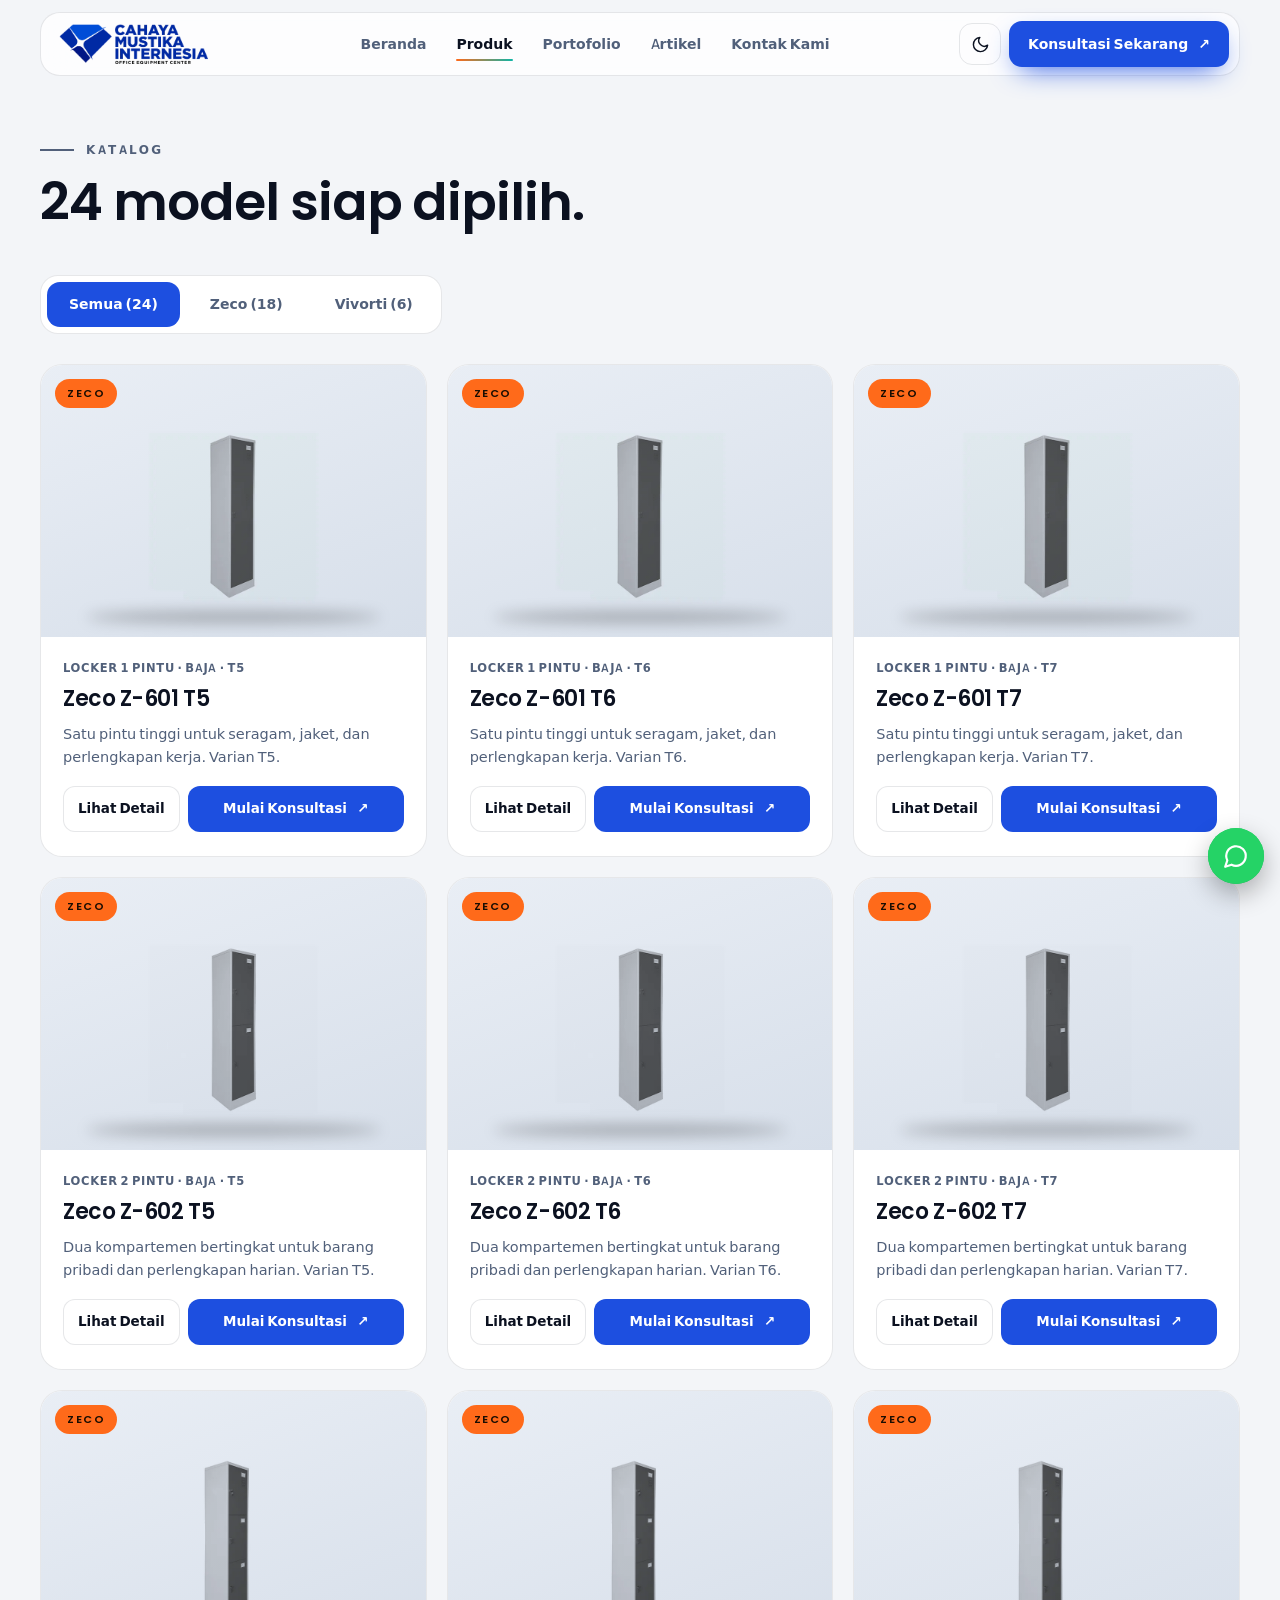
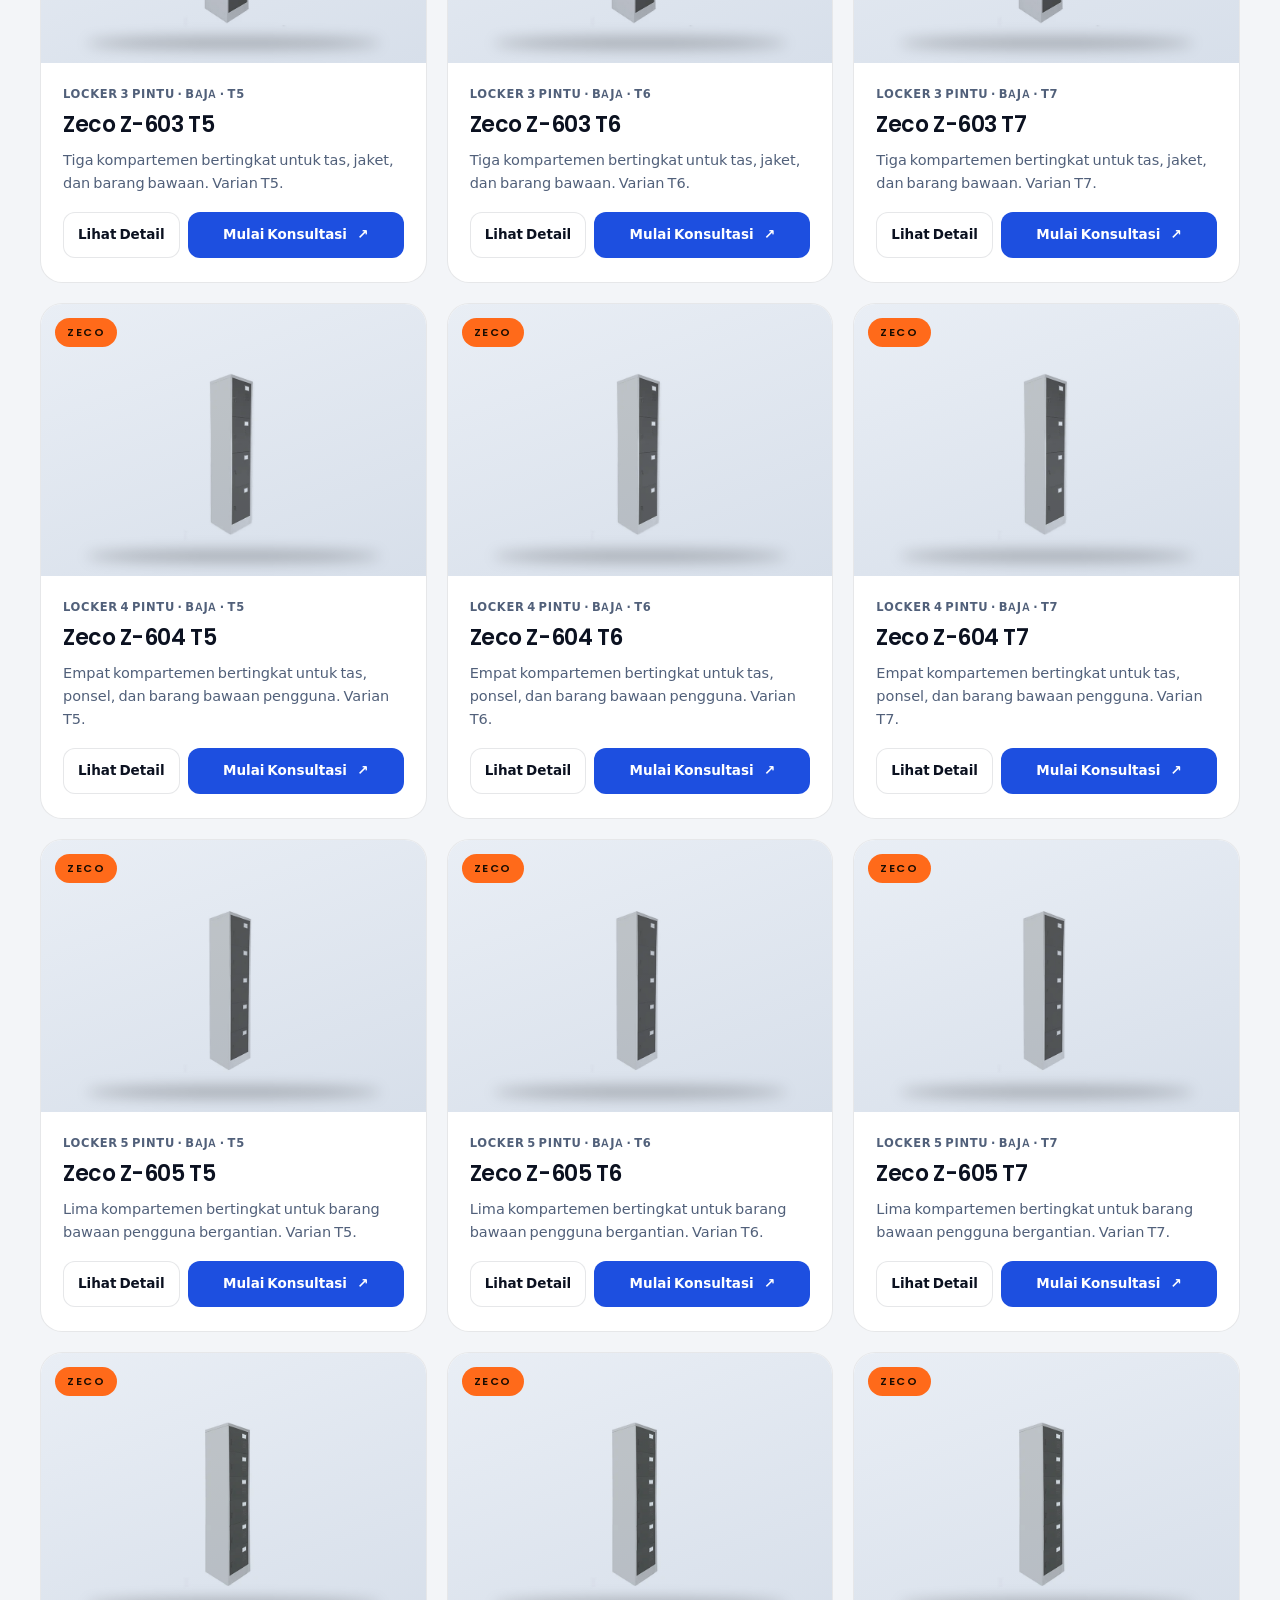
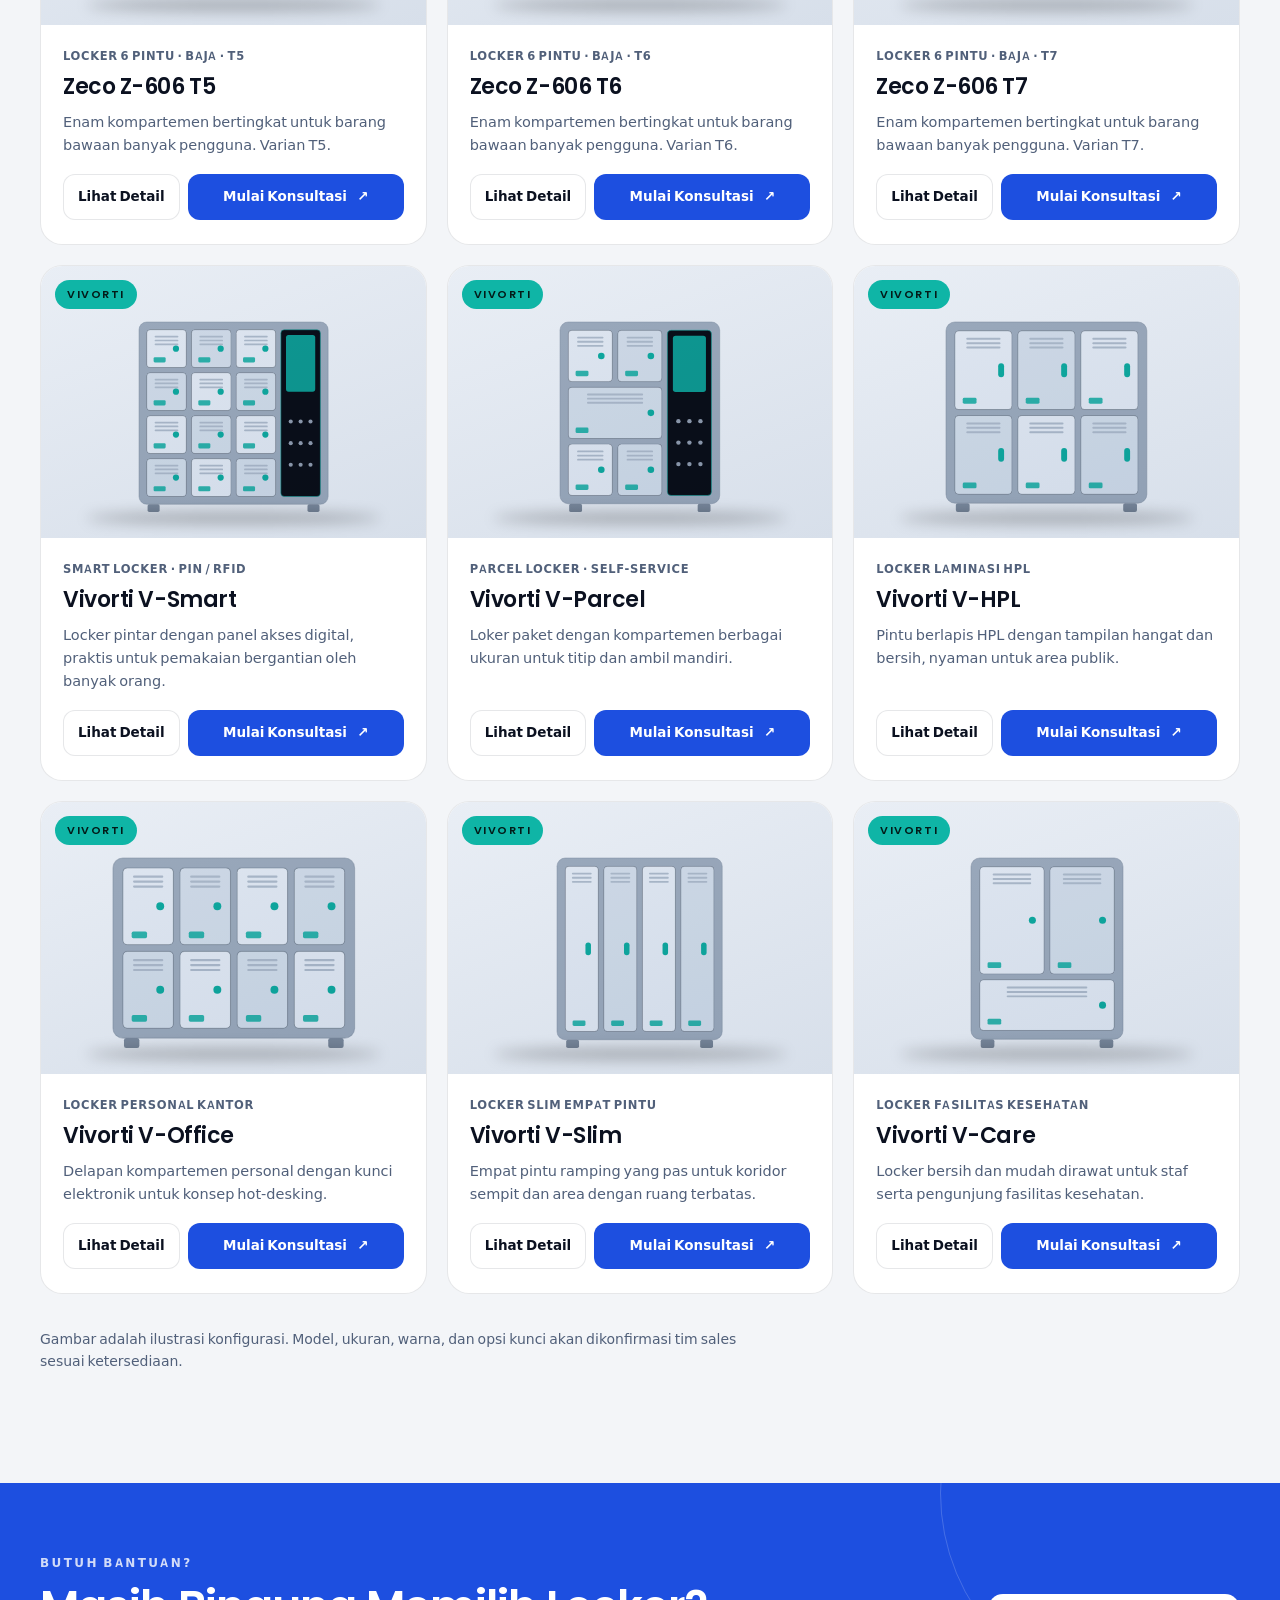
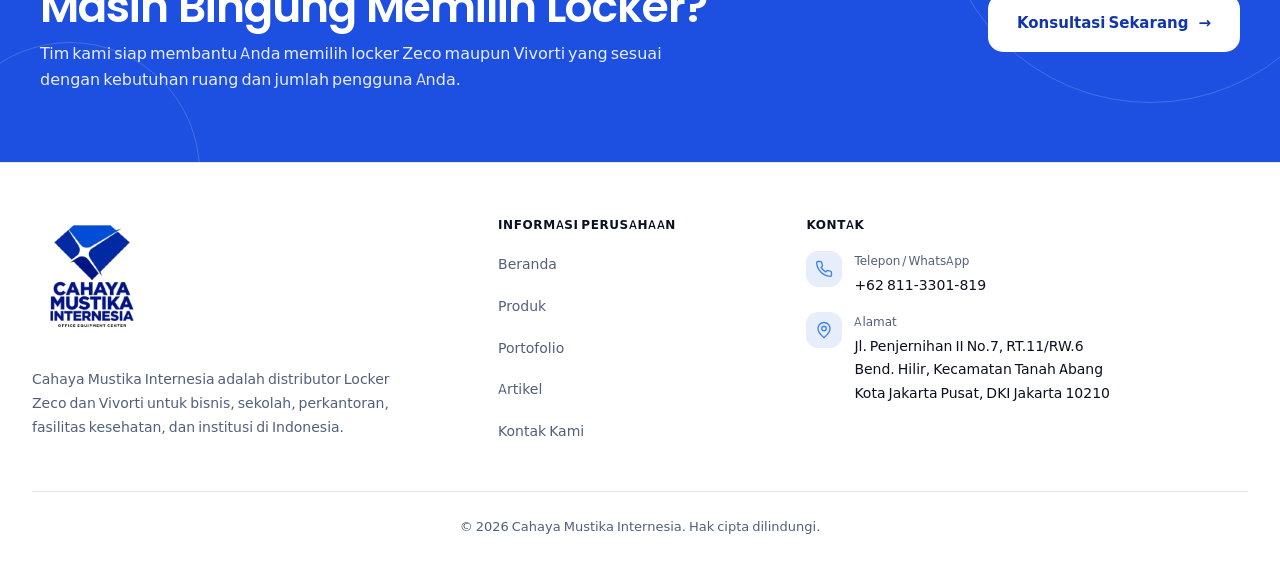
<file: pages/produk.html>
<!doctype html>
<html lang="id" data-theme="light">
<head>
<meta charset="utf-8">
<meta name="viewport" content="width=device-width,initial-scale=1">
<title>Produk Locker | Cahaya Mustika Internesia</title>
<meta name="description" content="Katalog locker Zeco dan Vivorti: locker baja, smart locker, parcel locker, dan locker HPL.">
<meta property="og:title" content="Produk Locker | Cahaya Mustika Internesia"><meta property="og:description" content="Katalog locker Zeco dan Vivorti: locker baja, smart locker, parcel locker, dan locker HPL."><meta property="og:image" content="../assets/images/logo-footer.webp">
<link rel="icon" href="../assets/images/icon.webp" type="image/webp">
<script>(function(){var d=document.documentElement;d.classList.add("js");try{var t=localStorage.getItem("theme");if(t==="dark")d.dataset.theme="dark"}catch(e){}})()</script>
<link rel="stylesheet" href="../assets/css/locker.css">
<script defer src="../assets/js/locker.js"></script>
</head>
<body>
<div class="cover" aria-hidden="true"><div class="cover-in"><img class="theme-logo-light" src="../assets/images/logo-footer.webp" width="320" height="320" alt=""><img class="theme-logo-dark" src="../assets/images/logo-footer-dark.webp" width="320" height="320" alt=""><span class="cover-bar"><i></i></span><small>Locker</small></div></div>
<a class="skip" href="#main">Lompat ke konten</a>
<header class="hdr" id="hdr">
 <div class="hdr-in">
  <a class="logo" href="../index.html" aria-label="Cahaya Mustika Internesia"><img class="l-light" src="../assets/images/logo-cahaya-mustika.webp" width="800" height="215" alt="Cahaya Mustika Internesia"><img class="l-dark" src="../assets/images/putih-logo.webp" width="800" height="215" alt="Cahaya Mustika Internesia"></a>
  <nav class="nav" aria-label="Navigasi utama"><a href="../index.html">Beranda</a><a href="../pages/produk.html" aria-current=page>Produk</a><a href="../pages/portofolio.html">Portofolio</a><a href="../pages/artikel.html">Artikel</a><a href="../pages/kontak.html">Kontak Kami</a></nav>
  <div class="hdr-act">
   <button class="theme" id="theme" type="button" aria-label="Ganti tema"><svg class="moon" viewBox="0 0 24 24" fill="none" stroke="currentColor" stroke-width="1.8" stroke-linecap="round" stroke-linejoin="round"><path d="M21 12.8A9 9 0 1111.2 3a7 7 0 009.8 9.8z"/></svg><svg class="sun" viewBox="0 0 24 24" fill="none" stroke="currentColor" stroke-width="1.8" stroke-linecap="round" stroke-linejoin="round"><circle cx="12" cy="12" r="4"/><path d="M12 2v2M12 20v2M4.9 4.9l1.4 1.4M17.7 17.7l1.4 1.4M2 12h2M20 12h2M4.9 19.1l1.4-1.4M17.7 6.3l1.4-1.4"/></svg></button>
   <a class="btn btn-primary btn-sm" href="https://wa.me/628113301819?text=Halo%20Cahaya%20Mustika%20Internesia%2C%20saya%20ingin%20konsultasi%20mengenai%20locker." target="_blank" rel="noopener noreferrer">Konsultasi Sekarang <span class="arr">↗</span></a>
   <button class="burger" id="burger" type="button" aria-label="Menu" aria-expanded="false" aria-controls="mnav"><span></span><span></span></button>
  </div>
 </div>
 <nav class="mnav" id="mnav" aria-label="Navigasi seluler"><a href="../index.html">Beranda</a><a href="../pages/produk.html" aria-current=page>Produk</a><a href="../pages/portofolio.html">Portofolio</a><a href="../pages/artikel.html">Artikel</a><a href="../pages/kontak.html">Kontak Kami</a></nav>
</header>
<main id="main">
<h1 class="sr-only">Katalog Locker Zeco dan Vivorti</h1>
<section class="sec pt-hdr" id="katalog"><div class="wrap">
 <div class="sec-h"><div><p class="eyebrow rv">Katalog</p><h2 class="rv" style="--d:.08s">24 model siap dipilih.</h2></div></div>
 <div class="filters rv"><span class="pill"></span><button type="button" class="on" data-f="all">Semua (24)</button><button type="button" data-f="Zeco">Zeco (18)</button><button type="button" data-f="viv">Vivorti (6)</button></div>
 <div class="pgrid"><article class="pcard rv" data-brand="Zeco" data-name="Zeco Z-601 T5" data-tag="Locker 1 Pintu · Baja · T5" data-desc="Satu pintu tinggi untuk seragam, jaket, dan perlengkapan kerja. Varian T5." data-feat="Satu pintu tinggi dalam satu kolom|Rangka baja kokoh dengan ventilasi louver|Pilihan kunci mekanis atau gembok|Cocok untuk pabrik, gudang, dan ruang ganti|Varian T5: spesifikasi dikonfirmasi tim sales" data-wa="https://wa.me/628113301819?text=Halo%20Cahaya%20Mustika%20Internesia%2C%20saya%20ingin%20berkonsultasi%20mengenai%20locker%20Zeco%20Z-601%20T5%20%28Locker%201%20Pintu%20%C2%B7%20Baja%20%C2%B7%20T5%29.">
  <div class="pcard-art"><span class="badge z">Zeco</span><div class="art"><img src="../assets/images/produk/zeco-z601-t5.webp" alt="Locker Zeco Z-601 T5" width="500" height="500" loading="lazy"></div></div>
  <div class="pcard-body"><small>Locker 1 Pintu · Baja · T5</small><h3>Zeco Z-601 T5</h3><p>Satu pintu tinggi untuk seragam, jaket, dan perlengkapan kerja. Varian T5.</p>
  <div class="pcard-act"><a class="btn btn-line" href="detail-produk.html?p=zeco-z-601-t5">Lihat Detail</a><a class="btn btn-wa btn-blue" href="https://wa.me/628113301819?text=Halo%20Cahaya%20Mustika%20Internesia%2C%20saya%20ingin%20berkonsultasi%20mengenai%20locker%20Zeco%20Z-601%20T5%20%28Locker%201%20Pintu%20%C2%B7%20Baja%20%C2%B7%20T5%29." target="_blank" rel="noopener noreferrer">Mulai Konsultasi <span class="arr">↗</span></a></div></div>
</article>
<article class="pcard rv" data-brand="Zeco" data-name="Zeco Z-601 T6" data-tag="Locker 1 Pintu · Baja · T6" data-desc="Satu pintu tinggi untuk seragam, jaket, dan perlengkapan kerja. Varian T6." data-feat="Satu pintu tinggi dalam satu kolom|Rangka baja kokoh dengan ventilasi louver|Pilihan kunci mekanis atau gembok|Cocok untuk pabrik, gudang, dan ruang ganti|Varian T6: spesifikasi dikonfirmasi tim sales" data-wa="https://wa.me/628113301819?text=Halo%20Cahaya%20Mustika%20Internesia%2C%20saya%20ingin%20berkonsultasi%20mengenai%20locker%20Zeco%20Z-601%20T6%20%28Locker%201%20Pintu%20%C2%B7%20Baja%20%C2%B7%20T6%29.">
  <div class="pcard-art"><span class="badge z">Zeco</span><div class="art"><img src="../assets/images/produk/zeco-z601-t6.webp" alt="Locker Zeco Z-601 T6" width="500" height="500" loading="lazy"></div></div>
  <div class="pcard-body"><small>Locker 1 Pintu · Baja · T6</small><h3>Zeco Z-601 T6</h3><p>Satu pintu tinggi untuk seragam, jaket, dan perlengkapan kerja. Varian T6.</p>
  <div class="pcard-act"><a class="btn btn-line" href="detail-produk.html?p=zeco-z-601-t6">Lihat Detail</a><a class="btn btn-wa btn-blue" href="https://wa.me/628113301819?text=Halo%20Cahaya%20Mustika%20Internesia%2C%20saya%20ingin%20berkonsultasi%20mengenai%20locker%20Zeco%20Z-601%20T6%20%28Locker%201%20Pintu%20%C2%B7%20Baja%20%C2%B7%20T6%29." target="_blank" rel="noopener noreferrer">Mulai Konsultasi <span class="arr">↗</span></a></div></div>
</article>
<article class="pcard rv" data-brand="Zeco" data-name="Zeco Z-601 T7" data-tag="Locker 1 Pintu · Baja · T7" data-desc="Satu pintu tinggi untuk seragam, jaket, dan perlengkapan kerja. Varian T7." data-feat="Satu pintu tinggi dalam satu kolom|Rangka baja kokoh dengan ventilasi louver|Pilihan kunci mekanis atau gembok|Cocok untuk pabrik, gudang, dan ruang ganti|Varian T7: spesifikasi dikonfirmasi tim sales" data-wa="https://wa.me/628113301819?text=Halo%20Cahaya%20Mustika%20Internesia%2C%20saya%20ingin%20berkonsultasi%20mengenai%20locker%20Zeco%20Z-601%20T7%20%28Locker%201%20Pintu%20%C2%B7%20Baja%20%C2%B7%20T7%29.">
  <div class="pcard-art"><span class="badge z">Zeco</span><div class="art"><img src="../assets/images/produk/zeco-z601-t7.webp" alt="Locker Zeco Z-601 T7" width="500" height="500" loading="lazy"></div></div>
  <div class="pcard-body"><small>Locker 1 Pintu · Baja · T7</small><h3>Zeco Z-601 T7</h3><p>Satu pintu tinggi untuk seragam, jaket, dan perlengkapan kerja. Varian T7.</p>
  <div class="pcard-act"><a class="btn btn-line" href="detail-produk.html?p=zeco-z-601-t7">Lihat Detail</a><a class="btn btn-wa btn-blue" href="https://wa.me/628113301819?text=Halo%20Cahaya%20Mustika%20Internesia%2C%20saya%20ingin%20berkonsultasi%20mengenai%20locker%20Zeco%20Z-601%20T7%20%28Locker%201%20Pintu%20%C2%B7%20Baja%20%C2%B7%20T7%29." target="_blank" rel="noopener noreferrer">Mulai Konsultasi <span class="arr">↗</span></a></div></div>
</article>
<article class="pcard rv" data-brand="Zeco" data-name="Zeco Z-602 T5" data-tag="Locker 2 Pintu · Baja · T5" data-desc="Dua kompartemen bertingkat untuk barang pribadi dan perlengkapan harian. Varian T5." data-feat="Dua kompartemen dalam satu kolom|Rangka baja kokoh dengan ventilasi louver|Pilihan kunci mekanis atau gembok|Cocok untuk kantor, sekolah, dan ruang staf|Varian T5: spesifikasi dikonfirmasi tim sales" data-wa="https://wa.me/628113301819?text=Halo%20Cahaya%20Mustika%20Internesia%2C%20saya%20ingin%20berkonsultasi%20mengenai%20locker%20Zeco%20Z-602%20T5%20%28Locker%202%20Pintu%20%C2%B7%20Baja%20%C2%B7%20T5%29.">
  <div class="pcard-art"><span class="badge z">Zeco</span><div class="art"><img src="../assets/images/produk/zeco-z602-t5.webp" alt="Locker Zeco Z-602 T5" width="500" height="500" loading="lazy"></div></div>
  <div class="pcard-body"><small>Locker 2 Pintu · Baja · T5</small><h3>Zeco Z-602 T5</h3><p>Dua kompartemen bertingkat untuk barang pribadi dan perlengkapan harian. Varian T5.</p>
  <div class="pcard-act"><a class="btn btn-line" href="detail-produk.html?p=zeco-z-602-t5">Lihat Detail</a><a class="btn btn-wa btn-blue" href="https://wa.me/628113301819?text=Halo%20Cahaya%20Mustika%20Internesia%2C%20saya%20ingin%20berkonsultasi%20mengenai%20locker%20Zeco%20Z-602%20T5%20%28Locker%202%20Pintu%20%C2%B7%20Baja%20%C2%B7%20T5%29." target="_blank" rel="noopener noreferrer">Mulai Konsultasi <span class="arr">↗</span></a></div></div>
</article>
<article class="pcard rv" data-brand="Zeco" data-name="Zeco Z-602 T6" data-tag="Locker 2 Pintu · Baja · T6" data-desc="Dua kompartemen bertingkat untuk barang pribadi dan perlengkapan harian. Varian T6." data-feat="Dua kompartemen dalam satu kolom|Rangka baja kokoh dengan ventilasi louver|Pilihan kunci mekanis atau gembok|Cocok untuk kantor, sekolah, dan ruang staf|Varian T6: spesifikasi dikonfirmasi tim sales" data-wa="https://wa.me/628113301819?text=Halo%20Cahaya%20Mustika%20Internesia%2C%20saya%20ingin%20berkonsultasi%20mengenai%20locker%20Zeco%20Z-602%20T6%20%28Locker%202%20Pintu%20%C2%B7%20Baja%20%C2%B7%20T6%29.">
  <div class="pcard-art"><span class="badge z">Zeco</span><div class="art"><img src="../assets/images/produk/zeco-z602-t6.webp" alt="Locker Zeco Z-602 T6" width="500" height="500" loading="lazy"></div></div>
  <div class="pcard-body"><small>Locker 2 Pintu · Baja · T6</small><h3>Zeco Z-602 T6</h3><p>Dua kompartemen bertingkat untuk barang pribadi dan perlengkapan harian. Varian T6.</p>
  <div class="pcard-act"><a class="btn btn-line" href="detail-produk.html?p=zeco-z-602-t6">Lihat Detail</a><a class="btn btn-wa btn-blue" href="https://wa.me/628113301819?text=Halo%20Cahaya%20Mustika%20Internesia%2C%20saya%20ingin%20berkonsultasi%20mengenai%20locker%20Zeco%20Z-602%20T6%20%28Locker%202%20Pintu%20%C2%B7%20Baja%20%C2%B7%20T6%29." target="_blank" rel="noopener noreferrer">Mulai Konsultasi <span class="arr">↗</span></a></div></div>
</article>
<article class="pcard rv" data-brand="Zeco" data-name="Zeco Z-602 T7" data-tag="Locker 2 Pintu · Baja · T7" data-desc="Dua kompartemen bertingkat untuk barang pribadi dan perlengkapan harian. Varian T7." data-feat="Dua kompartemen dalam satu kolom|Rangka baja kokoh dengan ventilasi louver|Pilihan kunci mekanis atau gembok|Cocok untuk kantor, sekolah, dan ruang staf|Varian T7: spesifikasi dikonfirmasi tim sales" data-wa="https://wa.me/628113301819?text=Halo%20Cahaya%20Mustika%20Internesia%2C%20saya%20ingin%20berkonsultasi%20mengenai%20locker%20Zeco%20Z-602%20T7%20%28Locker%202%20Pintu%20%C2%B7%20Baja%20%C2%B7%20T7%29.">
  <div class="pcard-art"><span class="badge z">Zeco</span><div class="art"><img src="../assets/images/produk/zeco-z602-t7.webp" alt="Locker Zeco Z-602 T7" width="500" height="500" loading="lazy"></div></div>
  <div class="pcard-body"><small>Locker 2 Pintu · Baja · T7</small><h3>Zeco Z-602 T7</h3><p>Dua kompartemen bertingkat untuk barang pribadi dan perlengkapan harian. Varian T7.</p>
  <div class="pcard-act"><a class="btn btn-line" href="detail-produk.html?p=zeco-z-602-t7">Lihat Detail</a><a class="btn btn-wa btn-blue" href="https://wa.me/628113301819?text=Halo%20Cahaya%20Mustika%20Internesia%2C%20saya%20ingin%20berkonsultasi%20mengenai%20locker%20Zeco%20Z-602%20T7%20%28Locker%202%20Pintu%20%C2%B7%20Baja%20%C2%B7%20T7%29." target="_blank" rel="noopener noreferrer">Mulai Konsultasi <span class="arr">↗</span></a></div></div>
</article>
<article class="pcard rv" data-brand="Zeco" data-name="Zeco Z-603 T5" data-tag="Locker 3 Pintu · Baja · T5" data-desc="Tiga kompartemen bertingkat untuk tas, jaket, dan barang bawaan. Varian T5." data-feat="Tiga kompartemen dalam satu kolom|Rangka baja kokoh dengan ventilasi louver|Pilihan kunci mekanis atau gembok|Cocok untuk sekolah, kantor, dan fasilitas umum|Varian T5: spesifikasi dikonfirmasi tim sales" data-wa="https://wa.me/628113301819?text=Halo%20Cahaya%20Mustika%20Internesia%2C%20saya%20ingin%20berkonsultasi%20mengenai%20locker%20Zeco%20Z-603%20T5%20%28Locker%203%20Pintu%20%C2%B7%20Baja%20%C2%B7%20T5%29.">
  <div class="pcard-art"><span class="badge z">Zeco</span><div class="art"><img src="../assets/images/produk/zeco-z603-t5.webp" alt="Locker Zeco Z-603 T5" width="500" height="500" loading="lazy"></div></div>
  <div class="pcard-body"><small>Locker 3 Pintu · Baja · T5</small><h3>Zeco Z-603 T5</h3><p>Tiga kompartemen bertingkat untuk tas, jaket, dan barang bawaan. Varian T5.</p>
  <div class="pcard-act"><a class="btn btn-line" href="detail-produk.html?p=zeco-z-603-t5">Lihat Detail</a><a class="btn btn-wa btn-blue" href="https://wa.me/628113301819?text=Halo%20Cahaya%20Mustika%20Internesia%2C%20saya%20ingin%20berkonsultasi%20mengenai%20locker%20Zeco%20Z-603%20T5%20%28Locker%203%20Pintu%20%C2%B7%20Baja%20%C2%B7%20T5%29." target="_blank" rel="noopener noreferrer">Mulai Konsultasi <span class="arr">↗</span></a></div></div>
</article>
<article class="pcard rv" data-brand="Zeco" data-name="Zeco Z-603 T6" data-tag="Locker 3 Pintu · Baja · T6" data-desc="Tiga kompartemen bertingkat untuk tas, jaket, dan barang bawaan. Varian T6." data-feat="Tiga kompartemen dalam satu kolom|Rangka baja kokoh dengan ventilasi louver|Pilihan kunci mekanis atau gembok|Cocok untuk sekolah, kantor, dan fasilitas umum|Varian T6: spesifikasi dikonfirmasi tim sales" data-wa="https://wa.me/628113301819?text=Halo%20Cahaya%20Mustika%20Internesia%2C%20saya%20ingin%20berkonsultasi%20mengenai%20locker%20Zeco%20Z-603%20T6%20%28Locker%203%20Pintu%20%C2%B7%20Baja%20%C2%B7%20T6%29.">
  <div class="pcard-art"><span class="badge z">Zeco</span><div class="art"><img src="../assets/images/produk/zeco-z603-t6.webp" alt="Locker Zeco Z-603 T6" width="500" height="500" loading="lazy"></div></div>
  <div class="pcard-body"><small>Locker 3 Pintu · Baja · T6</small><h3>Zeco Z-603 T6</h3><p>Tiga kompartemen bertingkat untuk tas, jaket, dan barang bawaan. Varian T6.</p>
  <div class="pcard-act"><a class="btn btn-line" href="detail-produk.html?p=zeco-z-603-t6">Lihat Detail</a><a class="btn btn-wa btn-blue" href="https://wa.me/628113301819?text=Halo%20Cahaya%20Mustika%20Internesia%2C%20saya%20ingin%20berkonsultasi%20mengenai%20locker%20Zeco%20Z-603%20T6%20%28Locker%203%20Pintu%20%C2%B7%20Baja%20%C2%B7%20T6%29." target="_blank" rel="noopener noreferrer">Mulai Konsultasi <span class="arr">↗</span></a></div></div>
</article>
<article class="pcard rv" data-brand="Zeco" data-name="Zeco Z-603 T7" data-tag="Locker 3 Pintu · Baja · T7" data-desc="Tiga kompartemen bertingkat untuk tas, jaket, dan barang bawaan. Varian T7." data-feat="Tiga kompartemen dalam satu kolom|Rangka baja kokoh dengan ventilasi louver|Pilihan kunci mekanis atau gembok|Cocok untuk sekolah, kantor, dan fasilitas umum|Varian T7: spesifikasi dikonfirmasi tim sales" data-wa="https://wa.me/628113301819?text=Halo%20Cahaya%20Mustika%20Internesia%2C%20saya%20ingin%20berkonsultasi%20mengenai%20locker%20Zeco%20Z-603%20T7%20%28Locker%203%20Pintu%20%C2%B7%20Baja%20%C2%B7%20T7%29.">
  <div class="pcard-art"><span class="badge z">Zeco</span><div class="art"><img src="../assets/images/produk/zeco-z603-t7.webp" alt="Locker Zeco Z-603 T7" width="500" height="500" loading="lazy"></div></div>
  <div class="pcard-body"><small>Locker 3 Pintu · Baja · T7</small><h3>Zeco Z-603 T7</h3><p>Tiga kompartemen bertingkat untuk tas, jaket, dan barang bawaan. Varian T7.</p>
  <div class="pcard-act"><a class="btn btn-line" href="detail-produk.html?p=zeco-z-603-t7">Lihat Detail</a><a class="btn btn-wa btn-blue" href="https://wa.me/628113301819?text=Halo%20Cahaya%20Mustika%20Internesia%2C%20saya%20ingin%20berkonsultasi%20mengenai%20locker%20Zeco%20Z-603%20T7%20%28Locker%203%20Pintu%20%C2%B7%20Baja%20%C2%B7%20T7%29." target="_blank" rel="noopener noreferrer">Mulai Konsultasi <span class="arr">↗</span></a></div></div>
</article>
<article class="pcard rv" data-brand="Zeco" data-name="Zeco Z-604 T5" data-tag="Locker 4 Pintu · Baja · T5" data-desc="Empat kompartemen bertingkat untuk tas, ponsel, dan barang bawaan pengguna. Varian T5." data-feat="Empat kompartemen dalam satu kolom|Rangka baja kokoh dengan ventilasi louver|Pilihan kunci mekanis atau gembok|Cocok untuk ruang ganti dan area staf|Varian T5: spesifikasi dikonfirmasi tim sales" data-wa="https://wa.me/628113301819?text=Halo%20Cahaya%20Mustika%20Internesia%2C%20saya%20ingin%20berkonsultasi%20mengenai%20locker%20Zeco%20Z-604%20T5%20%28Locker%204%20Pintu%20%C2%B7%20Baja%20%C2%B7%20T5%29.">
  <div class="pcard-art"><span class="badge z">Zeco</span><div class="art"><img src="../assets/images/produk/zeco-z604-t5.webp" alt="Locker Zeco Z-604 T5" width="500" height="500" loading="lazy"></div></div>
  <div class="pcard-body"><small>Locker 4 Pintu · Baja · T5</small><h3>Zeco Z-604 T5</h3><p>Empat kompartemen bertingkat untuk tas, ponsel, dan barang bawaan pengguna. Varian T5.</p>
  <div class="pcard-act"><a class="btn btn-line" href="detail-produk.html?p=zeco-z-604-t5">Lihat Detail</a><a class="btn btn-wa btn-blue" href="https://wa.me/628113301819?text=Halo%20Cahaya%20Mustika%20Internesia%2C%20saya%20ingin%20berkonsultasi%20mengenai%20locker%20Zeco%20Z-604%20T5%20%28Locker%204%20Pintu%20%C2%B7%20Baja%20%C2%B7%20T5%29." target="_blank" rel="noopener noreferrer">Mulai Konsultasi <span class="arr">↗</span></a></div></div>
</article>
<article class="pcard rv" data-brand="Zeco" data-name="Zeco Z-604 T6" data-tag="Locker 4 Pintu · Baja · T6" data-desc="Empat kompartemen bertingkat untuk tas, ponsel, dan barang bawaan pengguna. Varian T6." data-feat="Empat kompartemen dalam satu kolom|Rangka baja kokoh dengan ventilasi louver|Pilihan kunci mekanis atau gembok|Cocok untuk ruang ganti dan area staf|Varian T6: spesifikasi dikonfirmasi tim sales" data-wa="https://wa.me/628113301819?text=Halo%20Cahaya%20Mustika%20Internesia%2C%20saya%20ingin%20berkonsultasi%20mengenai%20locker%20Zeco%20Z-604%20T6%20%28Locker%204%20Pintu%20%C2%B7%20Baja%20%C2%B7%20T6%29.">
  <div class="pcard-art"><span class="badge z">Zeco</span><div class="art"><img src="../assets/images/produk/zeco-z604-t6.webp" alt="Locker Zeco Z-604 T6" width="500" height="500" loading="lazy"></div></div>
  <div class="pcard-body"><small>Locker 4 Pintu · Baja · T6</small><h3>Zeco Z-604 T6</h3><p>Empat kompartemen bertingkat untuk tas, ponsel, dan barang bawaan pengguna. Varian T6.</p>
  <div class="pcard-act"><a class="btn btn-line" href="detail-produk.html?p=zeco-z-604-t6">Lihat Detail</a><a class="btn btn-wa btn-blue" href="https://wa.me/628113301819?text=Halo%20Cahaya%20Mustika%20Internesia%2C%20saya%20ingin%20berkonsultasi%20mengenai%20locker%20Zeco%20Z-604%20T6%20%28Locker%204%20Pintu%20%C2%B7%20Baja%20%C2%B7%20T6%29." target="_blank" rel="noopener noreferrer">Mulai Konsultasi <span class="arr">↗</span></a></div></div>
</article>
<article class="pcard rv" data-brand="Zeco" data-name="Zeco Z-604 T7" data-tag="Locker 4 Pintu · Baja · T7" data-desc="Empat kompartemen bertingkat untuk tas, ponsel, dan barang bawaan pengguna. Varian T7." data-feat="Empat kompartemen dalam satu kolom|Rangka baja kokoh dengan ventilasi louver|Pilihan kunci mekanis atau gembok|Cocok untuk ruang ganti dan area staf|Varian T7: spesifikasi dikonfirmasi tim sales" data-wa="https://wa.me/628113301819?text=Halo%20Cahaya%20Mustika%20Internesia%2C%20saya%20ingin%20berkonsultasi%20mengenai%20locker%20Zeco%20Z-604%20T7%20%28Locker%204%20Pintu%20%C2%B7%20Baja%20%C2%B7%20T7%29.">
  <div class="pcard-art"><span class="badge z">Zeco</span><div class="art"><img src="../assets/images/produk/zeco-z604-t7.webp" alt="Locker Zeco Z-604 T7" width="500" height="500" loading="lazy"></div></div>
  <div class="pcard-body"><small>Locker 4 Pintu · Baja · T7</small><h3>Zeco Z-604 T7</h3><p>Empat kompartemen bertingkat untuk tas, ponsel, dan barang bawaan pengguna. Varian T7.</p>
  <div class="pcard-act"><a class="btn btn-line" href="detail-produk.html?p=zeco-z-604-t7">Lihat Detail</a><a class="btn btn-wa btn-blue" href="https://wa.me/628113301819?text=Halo%20Cahaya%20Mustika%20Internesia%2C%20saya%20ingin%20berkonsultasi%20mengenai%20locker%20Zeco%20Z-604%20T7%20%28Locker%204%20Pintu%20%C2%B7%20Baja%20%C2%B7%20T7%29." target="_blank" rel="noopener noreferrer">Mulai Konsultasi <span class="arr">↗</span></a></div></div>
</article>
<article class="pcard rv" data-brand="Zeco" data-name="Zeco Z-605 T5" data-tag="Locker 5 Pintu · Baja · T5" data-desc="Lima kompartemen bertingkat untuk barang bawaan pengguna bergantian. Varian T5." data-feat="Lima kompartemen dalam satu kolom|Rangka baja kokoh dengan ventilasi louver|Pilihan kunci mekanis atau gembok|Cocok untuk pabrik, gudang, dan area kerja|Varian T5: spesifikasi dikonfirmasi tim sales" data-wa="https://wa.me/628113301819?text=Halo%20Cahaya%20Mustika%20Internesia%2C%20saya%20ingin%20berkonsultasi%20mengenai%20locker%20Zeco%20Z-605%20T5%20%28Locker%205%20Pintu%20%C2%B7%20Baja%20%C2%B7%20T5%29.">
  <div class="pcard-art"><span class="badge z">Zeco</span><div class="art"><img src="../assets/images/produk/zeco-z605-t5.webp" alt="Locker Zeco Z-605 T5" width="500" height="500" loading="lazy"></div></div>
  <div class="pcard-body"><small>Locker 5 Pintu · Baja · T5</small><h3>Zeco Z-605 T5</h3><p>Lima kompartemen bertingkat untuk barang bawaan pengguna bergantian. Varian T5.</p>
  <div class="pcard-act"><a class="btn btn-line" href="detail-produk.html?p=zeco-z-605-t5">Lihat Detail</a><a class="btn btn-wa btn-blue" href="https://wa.me/628113301819?text=Halo%20Cahaya%20Mustika%20Internesia%2C%20saya%20ingin%20berkonsultasi%20mengenai%20locker%20Zeco%20Z-605%20T5%20%28Locker%205%20Pintu%20%C2%B7%20Baja%20%C2%B7%20T5%29." target="_blank" rel="noopener noreferrer">Mulai Konsultasi <span class="arr">↗</span></a></div></div>
</article>
<article class="pcard rv" data-brand="Zeco" data-name="Zeco Z-605 T6" data-tag="Locker 5 Pintu · Baja · T6" data-desc="Lima kompartemen bertingkat untuk barang bawaan pengguna bergantian. Varian T6." data-feat="Lima kompartemen dalam satu kolom|Rangka baja kokoh dengan ventilasi louver|Pilihan kunci mekanis atau gembok|Cocok untuk pabrik, gudang, dan area kerja|Varian T6: spesifikasi dikonfirmasi tim sales" data-wa="https://wa.me/628113301819?text=Halo%20Cahaya%20Mustika%20Internesia%2C%20saya%20ingin%20berkonsultasi%20mengenai%20locker%20Zeco%20Z-605%20T6%20%28Locker%205%20Pintu%20%C2%B7%20Baja%20%C2%B7%20T6%29.">
  <div class="pcard-art"><span class="badge z">Zeco</span><div class="art"><img src="../assets/images/produk/zeco-z605-t6.webp" alt="Locker Zeco Z-605 T6" width="500" height="500" loading="lazy"></div></div>
  <div class="pcard-body"><small>Locker 5 Pintu · Baja · T6</small><h3>Zeco Z-605 T6</h3><p>Lima kompartemen bertingkat untuk barang bawaan pengguna bergantian. Varian T6.</p>
  <div class="pcard-act"><a class="btn btn-line" href="detail-produk.html?p=zeco-z-605-t6">Lihat Detail</a><a class="btn btn-wa btn-blue" href="https://wa.me/628113301819?text=Halo%20Cahaya%20Mustika%20Internesia%2C%20saya%20ingin%20berkonsultasi%20mengenai%20locker%20Zeco%20Z-605%20T6%20%28Locker%205%20Pintu%20%C2%B7%20Baja%20%C2%B7%20T6%29." target="_blank" rel="noopener noreferrer">Mulai Konsultasi <span class="arr">↗</span></a></div></div>
</article>
<article class="pcard rv" data-brand="Zeco" data-name="Zeco Z-605 T7" data-tag="Locker 5 Pintu · Baja · T7" data-desc="Lima kompartemen bertingkat untuk barang bawaan pengguna bergantian. Varian T7." data-feat="Lima kompartemen dalam satu kolom|Rangka baja kokoh dengan ventilasi louver|Pilihan kunci mekanis atau gembok|Cocok untuk pabrik, gudang, dan area kerja|Varian T7: spesifikasi dikonfirmasi tim sales" data-wa="https://wa.me/628113301819?text=Halo%20Cahaya%20Mustika%20Internesia%2C%20saya%20ingin%20berkonsultasi%20mengenai%20locker%20Zeco%20Z-605%20T7%20%28Locker%205%20Pintu%20%C2%B7%20Baja%20%C2%B7%20T7%29.">
  <div class="pcard-art"><span class="badge z">Zeco</span><div class="art"><img src="../assets/images/produk/zeco-z605-t7.webp" alt="Locker Zeco Z-605 T7" width="500" height="500" loading="lazy"></div></div>
  <div class="pcard-body"><small>Locker 5 Pintu · Baja · T7</small><h3>Zeco Z-605 T7</h3><p>Lima kompartemen bertingkat untuk barang bawaan pengguna bergantian. Varian T7.</p>
  <div class="pcard-act"><a class="btn btn-line" href="detail-produk.html?p=zeco-z-605-t7">Lihat Detail</a><a class="btn btn-wa btn-blue" href="https://wa.me/628113301819?text=Halo%20Cahaya%20Mustika%20Internesia%2C%20saya%20ingin%20berkonsultasi%20mengenai%20locker%20Zeco%20Z-605%20T7%20%28Locker%205%20Pintu%20%C2%B7%20Baja%20%C2%B7%20T7%29." target="_blank" rel="noopener noreferrer">Mulai Konsultasi <span class="arr">↗</span></a></div></div>
</article>
<article class="pcard rv" data-brand="Zeco" data-name="Zeco Z-606 T5" data-tag="Locker 6 Pintu · Baja · T5" data-desc="Enam kompartemen bertingkat untuk barang bawaan banyak pengguna. Varian T5." data-feat="Enam kompartemen dalam satu kolom|Rangka baja kokoh dengan ventilasi louver|Pilihan kunci mekanis atau gembok|Cocok untuk gym, perpustakaan, dan area event|Varian T5: spesifikasi dikonfirmasi tim sales" data-wa="https://wa.me/628113301819?text=Halo%20Cahaya%20Mustika%20Internesia%2C%20saya%20ingin%20berkonsultasi%20mengenai%20locker%20Zeco%20Z-606%20T5%20%28Locker%206%20Pintu%20%C2%B7%20Baja%20%C2%B7%20T5%29.">
  <div class="pcard-art"><span class="badge z">Zeco</span><div class="art"><img src="../assets/images/produk/zeco-z606-t5.webp" alt="Locker Zeco Z-606 T5" width="500" height="500" loading="lazy"></div></div>
  <div class="pcard-body"><small>Locker 6 Pintu · Baja · T5</small><h3>Zeco Z-606 T5</h3><p>Enam kompartemen bertingkat untuk barang bawaan banyak pengguna. Varian T5.</p>
  <div class="pcard-act"><a class="btn btn-line" href="detail-produk.html?p=zeco-z-606-t5">Lihat Detail</a><a class="btn btn-wa btn-blue" href="https://wa.me/628113301819?text=Halo%20Cahaya%20Mustika%20Internesia%2C%20saya%20ingin%20berkonsultasi%20mengenai%20locker%20Zeco%20Z-606%20T5%20%28Locker%206%20Pintu%20%C2%B7%20Baja%20%C2%B7%20T5%29." target="_blank" rel="noopener noreferrer">Mulai Konsultasi <span class="arr">↗</span></a></div></div>
</article>
<article class="pcard rv" data-brand="Zeco" data-name="Zeco Z-606 T6" data-tag="Locker 6 Pintu · Baja · T6" data-desc="Enam kompartemen bertingkat untuk barang bawaan banyak pengguna. Varian T6." data-feat="Enam kompartemen dalam satu kolom|Rangka baja kokoh dengan ventilasi louver|Pilihan kunci mekanis atau gembok|Cocok untuk gym, perpustakaan, dan area event|Varian T6: spesifikasi dikonfirmasi tim sales" data-wa="https://wa.me/628113301819?text=Halo%20Cahaya%20Mustika%20Internesia%2C%20saya%20ingin%20berkonsultasi%20mengenai%20locker%20Zeco%20Z-606%20T6%20%28Locker%206%20Pintu%20%C2%B7%20Baja%20%C2%B7%20T6%29.">
  <div class="pcard-art"><span class="badge z">Zeco</span><div class="art"><img src="../assets/images/produk/zeco-z606-t6.webp" alt="Locker Zeco Z-606 T6" width="500" height="500" loading="lazy"></div></div>
  <div class="pcard-body"><small>Locker 6 Pintu · Baja · T6</small><h3>Zeco Z-606 T6</h3><p>Enam kompartemen bertingkat untuk barang bawaan banyak pengguna. Varian T6.</p>
  <div class="pcard-act"><a class="btn btn-line" href="detail-produk.html?p=zeco-z-606-t6">Lihat Detail</a><a class="btn btn-wa btn-blue" href="https://wa.me/628113301819?text=Halo%20Cahaya%20Mustika%20Internesia%2C%20saya%20ingin%20berkonsultasi%20mengenai%20locker%20Zeco%20Z-606%20T6%20%28Locker%206%20Pintu%20%C2%B7%20Baja%20%C2%B7%20T6%29." target="_blank" rel="noopener noreferrer">Mulai Konsultasi <span class="arr">↗</span></a></div></div>
</article>
<article class="pcard rv" data-brand="Zeco" data-name="Zeco Z-606 T7" data-tag="Locker 6 Pintu · Baja · T7" data-desc="Enam kompartemen bertingkat untuk barang bawaan banyak pengguna. Varian T7." data-feat="Enam kompartemen dalam satu kolom|Rangka baja kokoh dengan ventilasi louver|Pilihan kunci mekanis atau gembok|Cocok untuk gym, perpustakaan, dan area event|Varian T7: spesifikasi dikonfirmasi tim sales" data-wa="https://wa.me/628113301819?text=Halo%20Cahaya%20Mustika%20Internesia%2C%20saya%20ingin%20berkonsultasi%20mengenai%20locker%20Zeco%20Z-606%20T7%20%28Locker%206%20Pintu%20%C2%B7%20Baja%20%C2%B7%20T7%29.">
  <div class="pcard-art"><span class="badge z">Zeco</span><div class="art"><img src="../assets/images/produk/zeco-z606-t7.webp" alt="Locker Zeco Z-606 T7" width="500" height="500" loading="lazy"></div></div>
  <div class="pcard-body"><small>Locker 6 Pintu · Baja · T7</small><h3>Zeco Z-606 T7</h3><p>Enam kompartemen bertingkat untuk barang bawaan banyak pengguna. Varian T7.</p>
  <div class="pcard-act"><a class="btn btn-line" href="detail-produk.html?p=zeco-z-606-t7">Lihat Detail</a><a class="btn btn-wa btn-blue" href="https://wa.me/628113301819?text=Halo%20Cahaya%20Mustika%20Internesia%2C%20saya%20ingin%20berkonsultasi%20mengenai%20locker%20Zeco%20Z-606%20T7%20%28Locker%206%20Pintu%20%C2%B7%20Baja%20%C2%B7%20T7%29." target="_blank" rel="noopener noreferrer">Mulai Konsultasi <span class="arr">↗</span></a></div></div>
</article><article class="pcard rv" data-brand="viv" data-name="Vivorti V-Smart" data-tag="Smart Locker · PIN / RFID" data-desc="Locker pintar dengan panel akses digital, praktis untuk pemakaian bergantian oleh banyak orang." data-feat="Akses digital dengan PIN atau kartu RFID|Panel kontrol terpusat di sisi unit|Pintu bernomor dengan indikator status|Cocok untuk kantor modern, coworking, dan gym" data-wa="https://wa.me/628113301819?text=Halo%20Cahaya%20Mustika%20Internesia%2C%20saya%20ingin%20meminta%20penawaran%20untuk%20locker%20Vivorti%20V-Smart%20%28Smart%20Locker%20%C2%B7%20PIN%20/%20RFID%29.">
  <div class="pcard-art"><span class="badge v">Vivorti</span><div class="art"><svg viewBox="0 0 220 221" xmlns="http://www.w3.org/2000/svg" role="img" aria-label="Ilustrasi locker viv"><rect x="0" y="0" width="220" height="212" rx="9" fill="#aab6c4" stroke="#8895a5" stroke-opacity=".5"/><rect x="10" y="212" width="14" height="9" rx="2" fill="#8895a5"/><rect x="196" y="212" width="14" height="9" rx="2" fill="#8895a5"/><rect x="9" y="9" width="46" height="44" rx="4" fill="#06090f"/><rect x="13" y="28.8" width="38" height="2" fill="#1c2638"/><rect x="61" y="9" width="46" height="44" rx="4" fill="#06090f"/><rect x="65" y="28.8" width="38" height="2" fill="#1c2638"/><rect x="113" y="9" width="46" height="44" rx="4" fill="#06090f"/><rect x="117" y="28.8" width="38" height="2" fill="#1c2638"/><rect x="9" y="59" width="46" height="44" rx="4" fill="#06090f"/><rect x="13" y="78.8" width="38" height="2" fill="#1c2638"/><rect x="61" y="59" width="46" height="44" rx="4" fill="#06090f"/><rect x="65" y="78.8" width="38" height="2" fill="#1c2638"/><rect x="113" y="59" width="46" height="44" rx="4" fill="#06090f"/><rect x="117" y="78.8" width="38" height="2" fill="#1c2638"/><rect x="9" y="109" width="46" height="44" rx="4" fill="#06090f"/><rect x="13" y="128.8" width="38" height="2" fill="#1c2638"/><rect x="61" y="109" width="46" height="44" rx="4" fill="#06090f"/><rect x="65" y="128.8" width="38" height="2" fill="#1c2638"/><rect x="113" y="109" width="46" height="44" rx="4" fill="#06090f"/><rect x="117" y="128.8" width="38" height="2" fill="#1c2638"/><rect x="9" y="159" width="46" height="44" rx="4" fill="#06090f"/><rect x="13" y="178.8" width="38" height="2" fill="#1c2638"/><rect x="61" y="159" width="46" height="44" rx="4" fill="#06090f"/><rect x="65" y="178.8" width="38" height="2" fill="#1c2638"/><rect x="113" y="159" width="46" height="44" rx="4" fill="#06090f"/><rect x="117" y="178.8" width="38" height="2" fill="#1c2638"/><g class="dr" style="transition-delay:0.00s"><rect x="9" y="9" width="46" height="44" rx="4" fill="#f6f9fc" stroke="#8895a5" stroke-opacity=".55"/><rect x="18.2" y="16.0" width="27.6" height="2" rx="1" fill="#bcc6d2"/><rect x="18.2" y="20.5" width="27.6" height="2" rx="1" fill="#bcc6d2"/><rect x="18.2" y="25.0" width="27.6" height="2" rx="1" fill="#bcc6d2"/><circle cx="43.0" cy="31.0" r="3.6" fill="#0fb5a6"/><rect x="17.0" y="41.0" width="14" height="6" rx="1.5" fill="#0fb5a6" opacity=".85"/></g><g class="dr" style="transition-delay:0.05s"><rect x="61" y="9" width="46" height="44" rx="4" fill="#e4ebf2" stroke="#8895a5" stroke-opacity=".55"/><rect x="70.2" y="16.0" width="27.6" height="2" rx="1" fill="#bcc6d2"/><rect x="70.2" y="20.5" width="27.6" height="2" rx="1" fill="#bcc6d2"/><rect x="70.2" y="25.0" width="27.6" height="2" rx="1" fill="#bcc6d2"/><circle cx="95.0" cy="31.0" r="3.6" fill="#0fb5a6"/><rect x="69.0" y="41.0" width="14" height="6" rx="1.5" fill="#0fb5a6" opacity=".85"/></g><g class="dr" style="transition-delay:0.10s"><rect x="113" y="9" width="46" height="44" rx="4" fill="#f6f9fc" stroke="#8895a5" stroke-opacity=".55"/><rect x="122.2" y="16.0" width="27.6" height="2" rx="1" fill="#bcc6d2"/><rect x="122.2" y="20.5" width="27.6" height="2" rx="1" fill="#bcc6d2"/><rect x="122.2" y="25.0" width="27.6" height="2" rx="1" fill="#bcc6d2"/><circle cx="147.0" cy="31.0" r="3.6" fill="#0fb5a6"/><rect x="121.0" y="41.0" width="14" height="6" rx="1.5" fill="#0fb5a6" opacity=".85"/></g><g class="dr" style="transition-delay:0.15s"><rect x="9" y="59" width="46" height="44" rx="4" fill="#e4ebf2" stroke="#8895a5" stroke-opacity=".55"/><rect x="18.2" y="66.0" width="27.6" height="2" rx="1" fill="#bcc6d2"/><rect x="18.2" y="70.5" width="27.6" height="2" rx="1" fill="#bcc6d2"/><rect x="18.2" y="75.0" width="27.6" height="2" rx="1" fill="#bcc6d2"/><circle cx="43.0" cy="81.0" r="3.6" fill="#0fb5a6"/><rect x="17.0" y="91.0" width="14" height="6" rx="1.5" fill="#0fb5a6" opacity=".85"/></g><g class="dr" style="transition-delay:0.20s"><rect x="61" y="59" width="46" height="44" rx="4" fill="#f6f9fc" stroke="#8895a5" stroke-opacity=".55"/><rect x="70.2" y="66.0" width="27.6" height="2" rx="1" fill="#bcc6d2"/><rect x="70.2" y="70.5" width="27.6" height="2" rx="1" fill="#bcc6d2"/><rect x="70.2" y="75.0" width="27.6" height="2" rx="1" fill="#bcc6d2"/><circle cx="95.0" cy="81.0" r="3.6" fill="#0fb5a6"/><rect x="69.0" y="91.0" width="14" height="6" rx="1.5" fill="#0fb5a6" opacity=".85"/></g><g class="dr" style="transition-delay:0.00s"><rect x="113" y="59" width="46" height="44" rx="4" fill="#e4ebf2" stroke="#8895a5" stroke-opacity=".55"/><rect x="122.2" y="66.0" width="27.6" height="2" rx="1" fill="#bcc6d2"/><rect x="122.2" y="70.5" width="27.6" height="2" rx="1" fill="#bcc6d2"/><rect x="122.2" y="75.0" width="27.6" height="2" rx="1" fill="#bcc6d2"/><circle cx="147.0" cy="81.0" r="3.6" fill="#0fb5a6"/><rect x="121.0" y="91.0" width="14" height="6" rx="1.5" fill="#0fb5a6" opacity=".85"/></g><g class="dr" style="transition-delay:0.05s"><rect x="9" y="109" width="46" height="44" rx="4" fill="#f6f9fc" stroke="#8895a5" stroke-opacity=".55"/><rect x="18.2" y="116.0" width="27.6" height="2" rx="1" fill="#bcc6d2"/><rect x="18.2" y="120.5" width="27.6" height="2" rx="1" fill="#bcc6d2"/><rect x="18.2" y="125.0" width="27.6" height="2" rx="1" fill="#bcc6d2"/><circle cx="43.0" cy="131.0" r="3.6" fill="#0fb5a6"/><rect x="17.0" y="141.0" width="14" height="6" rx="1.5" fill="#0fb5a6" opacity=".85"/></g><g class="dr" style="transition-delay:0.10s"><rect x="61" y="109" width="46" height="44" rx="4" fill="#e4ebf2" stroke="#8895a5" stroke-opacity=".55"/><rect x="70.2" y="116.0" width="27.6" height="2" rx="1" fill="#bcc6d2"/><rect x="70.2" y="120.5" width="27.6" height="2" rx="1" fill="#bcc6d2"/><rect x="70.2" y="125.0" width="27.6" height="2" rx="1" fill="#bcc6d2"/><circle cx="95.0" cy="131.0" r="3.6" fill="#0fb5a6"/><rect x="69.0" y="141.0" width="14" height="6" rx="1.5" fill="#0fb5a6" opacity=".85"/></g><g class="dr" style="transition-delay:0.15s"><rect x="113" y="109" width="46" height="44" rx="4" fill="#f6f9fc" stroke="#8895a5" stroke-opacity=".55"/><rect x="122.2" y="116.0" width="27.6" height="2" rx="1" fill="#bcc6d2"/><rect x="122.2" y="120.5" width="27.6" height="2" rx="1" fill="#bcc6d2"/><rect x="122.2" y="125.0" width="27.6" height="2" rx="1" fill="#bcc6d2"/><circle cx="147.0" cy="131.0" r="3.6" fill="#0fb5a6"/><rect x="121.0" y="141.0" width="14" height="6" rx="1.5" fill="#0fb5a6" opacity=".85"/></g><g class="dr" style="transition-delay:0.20s"><rect x="9" y="159" width="46" height="44" rx="4" fill="#e4ebf2" stroke="#8895a5" stroke-opacity=".55"/><rect x="18.2" y="166.0" width="27.6" height="2" rx="1" fill="#bcc6d2"/><rect x="18.2" y="170.5" width="27.6" height="2" rx="1" fill="#bcc6d2"/><rect x="18.2" y="175.0" width="27.6" height="2" rx="1" fill="#bcc6d2"/><circle cx="43.0" cy="181.0" r="3.6" fill="#0fb5a6"/><rect x="17.0" y="191.0" width="14" height="6" rx="1.5" fill="#0fb5a6" opacity=".85"/></g><g class="dr" style="transition-delay:0.00s"><rect x="61" y="159" width="46" height="44" rx="4" fill="#f6f9fc" stroke="#8895a5" stroke-opacity=".55"/><rect x="70.2" y="166.0" width="27.6" height="2" rx="1" fill="#bcc6d2"/><rect x="70.2" y="170.5" width="27.6" height="2" rx="1" fill="#bcc6d2"/><rect x="70.2" y="175.0" width="27.6" height="2" rx="1" fill="#bcc6d2"/><circle cx="95.0" cy="181.0" r="3.6" fill="#0fb5a6"/><rect x="69.0" y="191.0" width="14" height="6" rx="1.5" fill="#0fb5a6" opacity=".85"/></g><g class="dr" style="transition-delay:0.05s"><rect x="113" y="159" width="46" height="44" rx="4" fill="#e4ebf2" stroke="#8895a5" stroke-opacity=".55"/><rect x="122.2" y="166.0" width="27.6" height="2" rx="1" fill="#bcc6d2"/><rect x="122.2" y="170.5" width="27.6" height="2" rx="1" fill="#bcc6d2"/><rect x="122.2" y="175.0" width="27.6" height="2" rx="1" fill="#bcc6d2"/><circle cx="147.0" cy="181.0" r="3.6" fill="#0fb5a6"/><rect x="121.0" y="191.0" width="14" height="6" rx="1.5" fill="#0fb5a6" opacity=".85"/></g><rect x="165" y="9" width="46" height="194" rx="4" fill="#0a0f1a" stroke="#0fb5a6" stroke-opacity=".6"/><rect x="171" y="15" width="34" height="66.0" rx="3" fill="#0fb5a6" opacity=".9"/><circle cx="176.5" cy="115.7" r="2.4" fill="#cdd9ea" opacity=".75"/><circle cx="188.0" cy="115.7" r="2.4" fill="#cdd9ea" opacity=".75"/><circle cx="199.5" cy="115.7" r="2.4" fill="#cdd9ea" opacity=".75"/><circle cx="176.5" cy="140.9" r="2.4" fill="#cdd9ea" opacity=".75"/><circle cx="188.0" cy="140.9" r="2.4" fill="#cdd9ea" opacity=".75"/><circle cx="199.5" cy="140.9" r="2.4" fill="#cdd9ea" opacity=".75"/><circle cx="176.5" cy="166.1" r="2.4" fill="#cdd9ea" opacity=".75"/><circle cx="188.0" cy="166.1" r="2.4" fill="#cdd9ea" opacity=".75"/><circle cx="199.5" cy="166.1" r="2.4" fill="#cdd9ea" opacity=".75"/></svg></div></div>
  <div class="pcard-body"><small>Smart Locker · PIN / RFID</small><h3>Vivorti V-Smart</h3><p>Locker pintar dengan panel akses digital, praktis untuk pemakaian bergantian oleh banyak orang.</p>
  <div class="pcard-act"><a class="btn btn-line" href="detail-produk.html?p=vivorti-v-smart">Lihat Detail</a><a class="btn btn-wa btn-blue" href="https://wa.me/628113301819?text=Halo%20Cahaya%20Mustika%20Internesia%2C%20saya%20ingin%20meminta%20penawaran%20untuk%20locker%20Vivorti%20V-Smart%20%28Smart%20Locker%20%C2%B7%20PIN%20/%20RFID%29." target="_blank" rel="noopener noreferrer">Mulai Konsultasi <span class="arr">↗</span></a></div></div>
</article><article class="pcard rv" data-brand="viv" data-name="Vivorti V-Parcel" data-tag="Parcel Locker · Self-Service" data-desc="Loker paket dengan kompartemen berbagai ukuran untuk titip dan ambil mandiri." data-feat="Kompartemen ukuran campuran|Panel layar untuk pengambilan mandiri|Cocok untuk apartemen, kampus, dan kantor|Mengurangi antrean di meja resepsionis" data-wa="https://wa.me/628113301819?text=Halo%20Cahaya%20Mustika%20Internesia%2C%20saya%20ingin%20meminta%20penawaran%20untuk%20locker%20Vivorti%20V-Parcel%20%28Parcel%20Locker%20%C2%B7%20Self-Service%29.">
  <div class="pcard-art"><span class="badge v">Vivorti</span><div class="art"><svg viewBox="0 0 174 207" xmlns="http://www.w3.org/2000/svg" role="img" aria-label="Ilustrasi locker viv"><rect x="0" y="0" width="174" height="198" rx="9" fill="#aab6c4" stroke="#8895a5" stroke-opacity=".5"/><rect x="10" y="198" width="14" height="9" rx="2" fill="#8895a5"/><rect x="150" y="198" width="14" height="9" rx="2" fill="#8895a5"/><rect x="9" y="9" width="48" height="56" rx="4" fill="#06090f"/><rect x="13" y="34.2" width="40" height="2" fill="#1c2638"/><rect x="63" y="9" width="48" height="56" rx="4" fill="#06090f"/><rect x="67" y="34.2" width="40" height="2" fill="#1c2638"/><rect x="9" y="71" width="102" height="56" rx="4" fill="#06090f"/><rect x="13" y="96.2" width="94" height="2" fill="#1c2638"/><rect x="9" y="133" width="48" height="56" rx="4" fill="#06090f"/><rect x="13" y="158.2" width="40" height="2" fill="#1c2638"/><rect x="63" y="133" width="48" height="56" rx="4" fill="#06090f"/><rect x="67" y="158.2" width="40" height="2" fill="#1c2638"/><g class="dr" style="transition-delay:0.00s"><rect x="9" y="9" width="48" height="56" rx="4" fill="#f6f9fc" stroke="#8895a5" stroke-opacity=".55"/><rect x="18.6" y="16.0" width="28.8" height="2" rx="1" fill="#bcc6d2"/><rect x="18.6" y="20.5" width="28.8" height="2" rx="1" fill="#bcc6d2"/><rect x="18.6" y="25.0" width="28.8" height="2" rx="1" fill="#bcc6d2"/><circle cx="45.0" cy="37.0" r="3.6" fill="#0fb5a6"/><rect x="17.0" y="53.0" width="14" height="6" rx="1.5" fill="#0fb5a6" opacity=".85"/></g><g class="dr" style="transition-delay:0.05s"><rect x="63" y="9" width="48" height="56" rx="4" fill="#e4ebf2" stroke="#8895a5" stroke-opacity=".55"/><rect x="72.6" y="16.0" width="28.8" height="2" rx="1" fill="#bcc6d2"/><rect x="72.6" y="20.5" width="28.8" height="2" rx="1" fill="#bcc6d2"/><rect x="72.6" y="25.0" width="28.8" height="2" rx="1" fill="#bcc6d2"/><circle cx="99.0" cy="37.0" r="3.6" fill="#0fb5a6"/><rect x="71.0" y="53.0" width="14" height="6" rx="1.5" fill="#0fb5a6" opacity=".85"/></g><g class="dr" style="transition-delay:0.10s"><rect x="9" y="71" width="102" height="56" rx="4" fill="#e4ebf2" stroke="#8895a5" stroke-opacity=".55"/><rect x="29.4" y="78.0" width="61.2" height="2" rx="1" fill="#bcc6d2"/><rect x="29.4" y="82.5" width="61.2" height="2" rx="1" fill="#bcc6d2"/><rect x="29.4" y="87.0" width="61.2" height="2" rx="1" fill="#bcc6d2"/><circle cx="99.0" cy="99.0" r="3.6" fill="#0fb5a6"/><rect x="17.0" y="115.0" width="14" height="6" rx="1.5" fill="#0fb5a6" opacity=".85"/></g><g class="dr" style="transition-delay:0.15s"><rect x="9" y="133" width="48" height="56" rx="4" fill="#f6f9fc" stroke="#8895a5" stroke-opacity=".55"/><rect x="18.6" y="140.0" width="28.8" height="2" rx="1" fill="#bcc6d2"/><rect x="18.6" y="144.5" width="28.8" height="2" rx="1" fill="#bcc6d2"/><rect x="18.6" y="149.0" width="28.8" height="2" rx="1" fill="#bcc6d2"/><circle cx="45.0" cy="161.0" r="3.6" fill="#0fb5a6"/><rect x="17.0" y="177.0" width="14" height="6" rx="1.5" fill="#0fb5a6" opacity=".85"/></g><g class="dr" style="transition-delay:0.20s"><rect x="63" y="133" width="48" height="56" rx="4" fill="#e4ebf2" stroke="#8895a5" stroke-opacity=".55"/><rect x="72.6" y="140.0" width="28.8" height="2" rx="1" fill="#bcc6d2"/><rect x="72.6" y="144.5" width="28.8" height="2" rx="1" fill="#bcc6d2"/><rect x="72.6" y="149.0" width="28.8" height="2" rx="1" fill="#bcc6d2"/><circle cx="99.0" cy="161.0" r="3.6" fill="#0fb5a6"/><rect x="71.0" y="177.0" width="14" height="6" rx="1.5" fill="#0fb5a6" opacity=".85"/></g><rect x="117" y="9" width="48" height="180" rx="4" fill="#0a0f1a" stroke="#0fb5a6" stroke-opacity=".6"/><rect x="123" y="15" width="36" height="61.2" rx="3" fill="#0fb5a6" opacity=".9"/><circle cx="129.0" cy="108.0" r="2.4" fill="#cdd9ea" opacity=".75"/><circle cx="141.0" cy="108.0" r="2.4" fill="#cdd9ea" opacity=".75"/><circle cx="153.0" cy="108.0" r="2.4" fill="#cdd9ea" opacity=".75"/><circle cx="129.0" cy="131.4" r="2.4" fill="#cdd9ea" opacity=".75"/><circle cx="141.0" cy="131.4" r="2.4" fill="#cdd9ea" opacity=".75"/><circle cx="153.0" cy="131.4" r="2.4" fill="#cdd9ea" opacity=".75"/><circle cx="129.0" cy="154.8" r="2.4" fill="#cdd9ea" opacity=".75"/><circle cx="141.0" cy="154.8" r="2.4" fill="#cdd9ea" opacity=".75"/><circle cx="153.0" cy="154.8" r="2.4" fill="#cdd9ea" opacity=".75"/></svg></div></div>
  <div class="pcard-body"><small>Parcel Locker · Self-Service</small><h3>Vivorti V-Parcel</h3><p>Loker paket dengan kompartemen berbagai ukuran untuk titip dan ambil mandiri.</p>
  <div class="pcard-act"><a class="btn btn-line" href="detail-produk.html?p=vivorti-v-parcel">Lihat Detail</a><a class="btn btn-wa btn-blue" href="https://wa.me/628113301819?text=Halo%20Cahaya%20Mustika%20Internesia%2C%20saya%20ingin%20meminta%20penawaran%20untuk%20locker%20Vivorti%20V-Parcel%20%28Parcel%20Locker%20%C2%B7%20Self-Service%29." target="_blank" rel="noopener noreferrer">Mulai Konsultasi <span class="arr">↗</span></a></div></div>
</article><article class="pcard rv" data-brand="viv" data-name="Vivorti V-HPL" data-tag="Locker Laminasi HPL" data-desc="Pintu berlapis HPL dengan tampilan hangat dan bersih, nyaman untuk area publik." data-feat="Permukaan HPL mudah dibersihkan|Pilihan warna dan motif|Tampilan rapi untuk area publik|Cocok untuk sekolah, spa, dan fasilitas olahraga" data-wa="https://wa.me/628113301819?text=Halo%20Cahaya%20Mustika%20Internesia%2C%20saya%20ingin%20meminta%20penawaran%20untuk%20locker%20Vivorti%20V-HPL%20%28Locker%20Laminasi%20HPL%29.">
  <div class="pcard-art"><span class="badge v">Vivorti</span><div class="art"><svg viewBox="0 0 204 193" xmlns="http://www.w3.org/2000/svg" role="img" aria-label="Ilustrasi locker viv"><rect x="0" y="0" width="204" height="184" rx="9" fill="#aab6c4" stroke="#8895a5" stroke-opacity=".5"/><rect x="10" y="184" width="14" height="9" rx="2" fill="#8895a5"/><rect x="180" y="184" width="14" height="9" rx="2" fill="#8895a5"/><rect x="9" y="9" width="58" height="80" rx="4" fill="#06090f"/><rect x="13" y="45.0" width="50" height="2" fill="#1c2638"/><rect x="73" y="9" width="58" height="80" rx="4" fill="#06090f"/><rect x="77" y="45.0" width="50" height="2" fill="#1c2638"/><rect x="137" y="9" width="58" height="80" rx="4" fill="#06090f"/><rect x="141" y="45.0" width="50" height="2" fill="#1c2638"/><rect x="9" y="95" width="58" height="80" rx="4" fill="#06090f"/><rect x="13" y="131.0" width="50" height="2" fill="#1c2638"/><rect x="73" y="95" width="58" height="80" rx="4" fill="#06090f"/><rect x="77" y="131.0" width="50" height="2" fill="#1c2638"/><rect x="137" y="95" width="58" height="80" rx="4" fill="#06090f"/><rect x="141" y="131.0" width="50" height="2" fill="#1c2638"/><g class="dr" style="transition-delay:0.00s"><rect x="9" y="9" width="58" height="80" rx="4" fill="#f6f9fc" stroke="#8895a5" stroke-opacity=".55"/><rect x="20.6" y="16.0" width="34.8" height="2" rx="1" fill="#bcc6d2"/><rect x="20.6" y="20.5" width="34.8" height="2" rx="1" fill="#bcc6d2"/><rect x="20.6" y="25.0" width="34.8" height="2" rx="1" fill="#bcc6d2"/><rect x="53.0" y="42.0" width="6" height="14" rx="3" fill="#0fb5a6"/><rect x="17.0" y="77.0" width="14" height="6" rx="1.5" fill="#0fb5a6" opacity=".85"/></g><g class="dr" style="transition-delay:0.05s"><rect x="73" y="9" width="58" height="80" rx="4" fill="#e4ebf2" stroke="#8895a5" stroke-opacity=".55"/><rect x="84.6" y="16.0" width="34.8" height="2" rx="1" fill="#bcc6d2"/><rect x="84.6" y="20.5" width="34.8" height="2" rx="1" fill="#bcc6d2"/><rect x="84.6" y="25.0" width="34.8" height="2" rx="1" fill="#bcc6d2"/><rect x="117.0" y="42.0" width="6" height="14" rx="3" fill="#0fb5a6"/><rect x="81.0" y="77.0" width="14" height="6" rx="1.5" fill="#0fb5a6" opacity=".85"/></g><g class="dr" style="transition-delay:0.10s"><rect x="137" y="9" width="58" height="80" rx="4" fill="#f6f9fc" stroke="#8895a5" stroke-opacity=".55"/><rect x="148.6" y="16.0" width="34.8" height="2" rx="1" fill="#bcc6d2"/><rect x="148.6" y="20.5" width="34.8" height="2" rx="1" fill="#bcc6d2"/><rect x="148.6" y="25.0" width="34.8" height="2" rx="1" fill="#bcc6d2"/><rect x="181.0" y="42.0" width="6" height="14" rx="3" fill="#0fb5a6"/><rect x="145.0" y="77.0" width="14" height="6" rx="1.5" fill="#0fb5a6" opacity=".85"/></g><g class="dr" style="transition-delay:0.15s"><rect x="9" y="95" width="58" height="80" rx="4" fill="#e4ebf2" stroke="#8895a5" stroke-opacity=".55"/><rect x="20.6" y="102.0" width="34.8" height="2" rx="1" fill="#bcc6d2"/><rect x="20.6" y="106.5" width="34.8" height="2" rx="1" fill="#bcc6d2"/><rect x="20.6" y="111.0" width="34.8" height="2" rx="1" fill="#bcc6d2"/><rect x="53.0" y="128.0" width="6" height="14" rx="3" fill="#0fb5a6"/><rect x="17.0" y="163.0" width="14" height="6" rx="1.5" fill="#0fb5a6" opacity=".85"/></g><g class="dr" style="transition-delay:0.20s"><rect x="73" y="95" width="58" height="80" rx="4" fill="#f6f9fc" stroke="#8895a5" stroke-opacity=".55"/><rect x="84.6" y="102.0" width="34.8" height="2" rx="1" fill="#bcc6d2"/><rect x="84.6" y="106.5" width="34.8" height="2" rx="1" fill="#bcc6d2"/><rect x="84.6" y="111.0" width="34.8" height="2" rx="1" fill="#bcc6d2"/><rect x="117.0" y="128.0" width="6" height="14" rx="3" fill="#0fb5a6"/><rect x="81.0" y="163.0" width="14" height="6" rx="1.5" fill="#0fb5a6" opacity=".85"/></g><g class="dr" style="transition-delay:0.00s"><rect x="137" y="95" width="58" height="80" rx="4" fill="#e4ebf2" stroke="#8895a5" stroke-opacity=".55"/><rect x="148.6" y="102.0" width="34.8" height="2" rx="1" fill="#bcc6d2"/><rect x="148.6" y="106.5" width="34.8" height="2" rx="1" fill="#bcc6d2"/><rect x="148.6" y="111.0" width="34.8" height="2" rx="1" fill="#bcc6d2"/><rect x="181.0" y="128.0" width="6" height="14" rx="3" fill="#0fb5a6"/><rect x="145.0" y="163.0" width="14" height="6" rx="1.5" fill="#0fb5a6" opacity=".85"/></g></svg></div></div>
  <div class="pcard-body"><small>Locker Laminasi HPL</small><h3>Vivorti V-HPL</h3><p>Pintu berlapis HPL dengan tampilan hangat dan bersih, nyaman untuk area publik.</p>
  <div class="pcard-act"><a class="btn btn-line" href="detail-produk.html?p=vivorti-v-hpl">Lihat Detail</a><a class="btn btn-wa btn-blue" href="https://wa.me/628113301819?text=Halo%20Cahaya%20Mustika%20Internesia%2C%20saya%20ingin%20meminta%20penawaran%20untuk%20locker%20Vivorti%20V-HPL%20%28Locker%20Laminasi%20HPL%29." target="_blank" rel="noopener noreferrer">Mulai Konsultasi <span class="arr">↗</span></a></div></div>
</article><article class="pcard rv" data-brand="viv" data-name="Vivorti V-Office" data-tag="Locker Personal Kantor" data-desc="Delapan kompartemen personal dengan kunci elektronik untuk konsep hot-desking." data-feat="Kunci elektronik per kompartemen|Desain ramping untuk ruang kerja|Mendukung konsep hot-desking|Cocok untuk kantor dan coworking space" data-wa="https://wa.me/628113301819?text=Halo%20Cahaya%20Mustika%20Internesia%2C%20saya%20ingin%20meminta%20penawaran%20untuk%20locker%20Vivorti%20V-Office%20%28Locker%20Personal%20Kantor%29.">
  <div class="pcard-art"><span class="badge v">Vivorti</span><div class="art"><svg viewBox="0 0 220 173" xmlns="http://www.w3.org/2000/svg" role="img" aria-label="Ilustrasi locker viv"><rect x="0" y="0" width="220" height="164" rx="9" fill="#aab6c4" stroke="#8895a5" stroke-opacity=".5"/><rect x="10" y="164" width="14" height="9" rx="2" fill="#8895a5"/><rect x="196" y="164" width="14" height="9" rx="2" fill="#8895a5"/><rect x="9" y="9" width="46" height="70" rx="4" fill="#06090f"/><rect x="13" y="40.5" width="38" height="2" fill="#1c2638"/><rect x="61" y="9" width="46" height="70" rx="4" fill="#06090f"/><rect x="65" y="40.5" width="38" height="2" fill="#1c2638"/><rect x="113" y="9" width="46" height="70" rx="4" fill="#06090f"/><rect x="117" y="40.5" width="38" height="2" fill="#1c2638"/><rect x="165" y="9" width="46" height="70" rx="4" fill="#06090f"/><rect x="169" y="40.5" width="38" height="2" fill="#1c2638"/><rect x="9" y="85" width="46" height="70" rx="4" fill="#06090f"/><rect x="13" y="116.5" width="38" height="2" fill="#1c2638"/><rect x="61" y="85" width="46" height="70" rx="4" fill="#06090f"/><rect x="65" y="116.5" width="38" height="2" fill="#1c2638"/><rect x="113" y="85" width="46" height="70" rx="4" fill="#06090f"/><rect x="117" y="116.5" width="38" height="2" fill="#1c2638"/><rect x="165" y="85" width="46" height="70" rx="4" fill="#06090f"/><rect x="169" y="116.5" width="38" height="2" fill="#1c2638"/><g class="dr" style="transition-delay:0.00s"><rect x="9" y="9" width="46" height="70" rx="4" fill="#f6f9fc" stroke="#8895a5" stroke-opacity=".55"/><rect x="18.2" y="16.0" width="27.6" height="2" rx="1" fill="#bcc6d2"/><rect x="18.2" y="20.5" width="27.6" height="2" rx="1" fill="#bcc6d2"/><rect x="18.2" y="25.0" width="27.6" height="2" rx="1" fill="#bcc6d2"/><circle cx="43.0" cy="44.0" r="3.6" fill="#0fb5a6"/><rect x="17.0" y="67.0" width="14" height="6" rx="1.5" fill="#0fb5a6" opacity=".85"/></g><g class="dr" style="transition-delay:0.05s"><rect x="61" y="9" width="46" height="70" rx="4" fill="#e4ebf2" stroke="#8895a5" stroke-opacity=".55"/><rect x="70.2" y="16.0" width="27.6" height="2" rx="1" fill="#bcc6d2"/><rect x="70.2" y="20.5" width="27.6" height="2" rx="1" fill="#bcc6d2"/><rect x="70.2" y="25.0" width="27.6" height="2" rx="1" fill="#bcc6d2"/><circle cx="95.0" cy="44.0" r="3.6" fill="#0fb5a6"/><rect x="69.0" y="67.0" width="14" height="6" rx="1.5" fill="#0fb5a6" opacity=".85"/></g><g class="dr" style="transition-delay:0.10s"><rect x="113" y="9" width="46" height="70" rx="4" fill="#f6f9fc" stroke="#8895a5" stroke-opacity=".55"/><rect x="122.2" y="16.0" width="27.6" height="2" rx="1" fill="#bcc6d2"/><rect x="122.2" y="20.5" width="27.6" height="2" rx="1" fill="#bcc6d2"/><rect x="122.2" y="25.0" width="27.6" height="2" rx="1" fill="#bcc6d2"/><circle cx="147.0" cy="44.0" r="3.6" fill="#0fb5a6"/><rect x="121.0" y="67.0" width="14" height="6" rx="1.5" fill="#0fb5a6" opacity=".85"/></g><g class="dr" style="transition-delay:0.15s"><rect x="165" y="9" width="46" height="70" rx="4" fill="#e4ebf2" stroke="#8895a5" stroke-opacity=".55"/><rect x="174.2" y="16.0" width="27.6" height="2" rx="1" fill="#bcc6d2"/><rect x="174.2" y="20.5" width="27.6" height="2" rx="1" fill="#bcc6d2"/><rect x="174.2" y="25.0" width="27.6" height="2" rx="1" fill="#bcc6d2"/><circle cx="199.0" cy="44.0" r="3.6" fill="#0fb5a6"/><rect x="173.0" y="67.0" width="14" height="6" rx="1.5" fill="#0fb5a6" opacity=".85"/></g><g class="dr" style="transition-delay:0.20s"><rect x="9" y="85" width="46" height="70" rx="4" fill="#e4ebf2" stroke="#8895a5" stroke-opacity=".55"/><rect x="18.2" y="92.0" width="27.6" height="2" rx="1" fill="#bcc6d2"/><rect x="18.2" y="96.5" width="27.6" height="2" rx="1" fill="#bcc6d2"/><rect x="18.2" y="101.0" width="27.6" height="2" rx="1" fill="#bcc6d2"/><circle cx="43.0" cy="120.0" r="3.6" fill="#0fb5a6"/><rect x="17.0" y="143.0" width="14" height="6" rx="1.5" fill="#0fb5a6" opacity=".85"/></g><g class="dr" style="transition-delay:0.00s"><rect x="61" y="85" width="46" height="70" rx="4" fill="#f6f9fc" stroke="#8895a5" stroke-opacity=".55"/><rect x="70.2" y="92.0" width="27.6" height="2" rx="1" fill="#bcc6d2"/><rect x="70.2" y="96.5" width="27.6" height="2" rx="1" fill="#bcc6d2"/><rect x="70.2" y="101.0" width="27.6" height="2" rx="1" fill="#bcc6d2"/><circle cx="95.0" cy="120.0" r="3.6" fill="#0fb5a6"/><rect x="69.0" y="143.0" width="14" height="6" rx="1.5" fill="#0fb5a6" opacity=".85"/></g><g class="dr" style="transition-delay:0.05s"><rect x="113" y="85" width="46" height="70" rx="4" fill="#e4ebf2" stroke="#8895a5" stroke-opacity=".55"/><rect x="122.2" y="92.0" width="27.6" height="2" rx="1" fill="#bcc6d2"/><rect x="122.2" y="96.5" width="27.6" height="2" rx="1" fill="#bcc6d2"/><rect x="122.2" y="101.0" width="27.6" height="2" rx="1" fill="#bcc6d2"/><circle cx="147.0" cy="120.0" r="3.6" fill="#0fb5a6"/><rect x="121.0" y="143.0" width="14" height="6" rx="1.5" fill="#0fb5a6" opacity=".85"/></g><g class="dr" style="transition-delay:0.10s"><rect x="165" y="85" width="46" height="70" rx="4" fill="#f6f9fc" stroke="#8895a5" stroke-opacity=".55"/><rect x="174.2" y="92.0" width="27.6" height="2" rx="1" fill="#bcc6d2"/><rect x="174.2" y="96.5" width="27.6" height="2" rx="1" fill="#bcc6d2"/><rect x="174.2" y="101.0" width="27.6" height="2" rx="1" fill="#bcc6d2"/><circle cx="199.0" cy="120.0" r="3.6" fill="#0fb5a6"/><rect x="173.0" y="143.0" width="14" height="6" rx="1.5" fill="#0fb5a6" opacity=".85"/></g></svg></div></div>
  <div class="pcard-body"><small>Locker Personal Kantor</small><h3>Vivorti V-Office</h3><p>Delapan kompartemen personal dengan kunci elektronik untuk konsep hot-desking.</p>
  <div class="pcard-act"><a class="btn btn-line" href="detail-produk.html?p=vivorti-v-office">Lihat Detail</a><a class="btn btn-wa btn-blue" href="https://wa.me/628113301819?text=Halo%20Cahaya%20Mustika%20Internesia%2C%20saya%20ingin%20meminta%20penawaran%20untuk%20locker%20Vivorti%20V-Office%20%28Locker%20Personal%20Kantor%29." target="_blank" rel="noopener noreferrer">Mulai Konsultasi <span class="arr">↗</span></a></div></div>
</article><article class="pcard rv" data-brand="viv" data-name="Vivorti V-Slim" data-tag="Locker Slim Empat Pintu" data-desc="Empat pintu ramping yang pas untuk koridor sempit dan area dengan ruang terbatas." data-feat="Lebar ramping, hemat lantai|Tampilan bersih dan minimalis|Cocok untuk koridor dan ruang tunggu|Mudah dipadukan dengan interior" data-wa="https://wa.me/628113301819?text=Halo%20Cahaya%20Mustika%20Internesia%2C%20saya%20ingin%20meminta%20penawaran%20untuk%20locker%20Vivorti%20V-Slim%20%28Locker%20Slim%20Empat%20Pintu%29.">
  <div class="pcard-art"><span class="badge v">Vivorti</span><div class="art"><svg viewBox="0 0 180 207" xmlns="http://www.w3.org/2000/svg" role="img" aria-label="Ilustrasi locker viv"><rect x="0" y="0" width="180" height="198" rx="9" fill="#aab6c4" stroke="#8895a5" stroke-opacity=".5"/><rect x="10" y="198" width="14" height="9" rx="2" fill="#8895a5"/><rect x="156" y="198" width="14" height="9" rx="2" fill="#8895a5"/><rect x="9" y="9" width="36" height="180" rx="4" fill="#06090f"/><rect x="13" y="90.0" width="28" height="2" fill="#1c2638"/><rect x="51" y="9" width="36" height="180" rx="4" fill="#06090f"/><rect x="55" y="90.0" width="28" height="2" fill="#1c2638"/><rect x="93" y="9" width="36" height="180" rx="4" fill="#06090f"/><rect x="97" y="90.0" width="28" height="2" fill="#1c2638"/><rect x="135" y="9" width="36" height="180" rx="4" fill="#06090f"/><rect x="139" y="90.0" width="28" height="2" fill="#1c2638"/><g class="dr" style="transition-delay:0.00s"><rect x="9" y="9" width="36" height="180" rx="4" fill="#f6f9fc" stroke="#8895a5" stroke-opacity=".55"/><rect x="16.2" y="16.0" width="21.6" height="2" rx="1" fill="#bcc6d2"/><rect x="16.2" y="20.5" width="21.6" height="2" rx="1" fill="#bcc6d2"/><rect x="16.2" y="25.0" width="21.6" height="2" rx="1" fill="#bcc6d2"/><rect x="31.0" y="92.0" width="6" height="14" rx="3" fill="#0fb5a6"/><rect x="17.0" y="177.0" width="14" height="6" rx="1.5" fill="#0fb5a6" opacity=".85"/></g><g class="dr" style="transition-delay:0.05s"><rect x="51" y="9" width="36" height="180" rx="4" fill="#e4ebf2" stroke="#8895a5" stroke-opacity=".55"/><rect x="58.2" y="16.0" width="21.6" height="2" rx="1" fill="#bcc6d2"/><rect x="58.2" y="20.5" width="21.6" height="2" rx="1" fill="#bcc6d2"/><rect x="58.2" y="25.0" width="21.6" height="2" rx="1" fill="#bcc6d2"/><rect x="73.0" y="92.0" width="6" height="14" rx="3" fill="#0fb5a6"/><rect x="59.0" y="177.0" width="14" height="6" rx="1.5" fill="#0fb5a6" opacity=".85"/></g><g class="dr" style="transition-delay:0.10s"><rect x="93" y="9" width="36" height="180" rx="4" fill="#f6f9fc" stroke="#8895a5" stroke-opacity=".55"/><rect x="100.2" y="16.0" width="21.6" height="2" rx="1" fill="#bcc6d2"/><rect x="100.2" y="20.5" width="21.6" height="2" rx="1" fill="#bcc6d2"/><rect x="100.2" y="25.0" width="21.6" height="2" rx="1" fill="#bcc6d2"/><rect x="115.0" y="92.0" width="6" height="14" rx="3" fill="#0fb5a6"/><rect x="101.0" y="177.0" width="14" height="6" rx="1.5" fill="#0fb5a6" opacity=".85"/></g><g class="dr" style="transition-delay:0.15s"><rect x="135" y="9" width="36" height="180" rx="4" fill="#e4ebf2" stroke="#8895a5" stroke-opacity=".55"/><rect x="142.2" y="16.0" width="21.6" height="2" rx="1" fill="#bcc6d2"/><rect x="142.2" y="20.5" width="21.6" height="2" rx="1" fill="#bcc6d2"/><rect x="142.2" y="25.0" width="21.6" height="2" rx="1" fill="#bcc6d2"/><rect x="157.0" y="92.0" width="6" height="14" rx="3" fill="#0fb5a6"/><rect x="143.0" y="177.0" width="14" height="6" rx="1.5" fill="#0fb5a6" opacity=".85"/></g></svg></div></div>
  <div class="pcard-body"><small>Locker Slim Empat Pintu</small><h3>Vivorti V-Slim</h3><p>Empat pintu ramping yang pas untuk koridor sempit dan area dengan ruang terbatas.</p>
  <div class="pcard-act"><a class="btn btn-line" href="detail-produk.html?p=vivorti-v-slim">Lihat Detail</a><a class="btn btn-wa btn-blue" href="https://wa.me/628113301819?text=Halo%20Cahaya%20Mustika%20Internesia%2C%20saya%20ingin%20meminta%20penawaran%20untuk%20locker%20Vivorti%20V-Slim%20%28Locker%20Slim%20Empat%20Pintu%29." target="_blank" rel="noopener noreferrer">Mulai Konsultasi <span class="arr">↗</span></a></div></div>
</article><article class="pcard rv" data-brand="viv" data-name="Vivorti V-Care" data-tag="Locker Fasilitas Kesehatan" data-desc="Locker bersih dan mudah dirawat untuk staf serta pengunjung fasilitas kesehatan." data-feat="Permukaan halus, mudah dilap|Kunci elektronik untuk akses terkontrol|Kompartemen besar dan kecil|Cocok untuk rumah sakit dan klinik" data-wa="https://wa.me/628113301819?text=Halo%20Cahaya%20Mustika%20Internesia%2C%20saya%20ingin%20meminta%20penawaran%20untuk%20locker%20Vivorti%20V-Care%20%28Locker%20Fasilitas%20Kesehatan%29.">
  <div class="pcard-art"><span class="badge v">Vivorti</span><div class="art"><svg viewBox="0 0 156 195" xmlns="http://www.w3.org/2000/svg" role="img" aria-label="Ilustrasi locker viv"><rect x="0" y="0" width="156" height="186" rx="9" fill="#aab6c4" stroke="#8895a5" stroke-opacity=".5"/><rect x="10" y="186" width="14" height="9" rx="2" fill="#8895a5"/><rect x="132" y="186" width="14" height="9" rx="2" fill="#8895a5"/><rect x="9" y="9" width="66" height="110" rx="4" fill="#06090f"/><rect x="13" y="58.5" width="58" height="2" fill="#1c2638"/><rect x="81" y="9" width="66" height="110" rx="4" fill="#06090f"/><rect x="85" y="58.5" width="58" height="2" fill="#1c2638"/><rect x="9" y="125" width="138" height="52" rx="4" fill="#06090f"/><rect x="13" y="148.4" width="130" height="2" fill="#1c2638"/><g class="dr" style="transition-delay:0.00s"><rect x="9" y="9" width="66" height="110" rx="4" fill="#f6f9fc" stroke="#8895a5" stroke-opacity=".55"/><rect x="22.2" y="16.0" width="39.6" height="2" rx="1" fill="#bcc6d2"/><rect x="22.2" y="20.5" width="39.6" height="2" rx="1" fill="#bcc6d2"/><rect x="22.2" y="25.0" width="39.6" height="2" rx="1" fill="#bcc6d2"/><circle cx="63.0" cy="64.0" r="3.6" fill="#0fb5a6"/><rect x="17.0" y="107.0" width="14" height="6" rx="1.5" fill="#0fb5a6" opacity=".85"/></g><g class="dr" style="transition-delay:0.05s"><rect x="81" y="9" width="66" height="110" rx="4" fill="#e4ebf2" stroke="#8895a5" stroke-opacity=".55"/><rect x="94.2" y="16.0" width="39.6" height="2" rx="1" fill="#bcc6d2"/><rect x="94.2" y="20.5" width="39.6" height="2" rx="1" fill="#bcc6d2"/><rect x="94.2" y="25.0" width="39.6" height="2" rx="1" fill="#bcc6d2"/><circle cx="135.0" cy="64.0" r="3.6" fill="#0fb5a6"/><rect x="89.0" y="107.0" width="14" height="6" rx="1.5" fill="#0fb5a6" opacity=".85"/></g><g class="dr" style="transition-delay:0.10s"><rect x="9" y="125" width="138" height="52" rx="4" fill="#f6f9fc" stroke="#8895a5" stroke-opacity=".55"/><rect x="36.6" y="132.0" width="82.8" height="2" rx="1" fill="#bcc6d2"/><rect x="36.6" y="136.5" width="82.8" height="2" rx="1" fill="#bcc6d2"/><rect x="36.6" y="141.0" width="82.8" height="2" rx="1" fill="#bcc6d2"/><circle cx="135.0" cy="151.0" r="3.6" fill="#0fb5a6"/><rect x="17.0" y="165.0" width="14" height="6" rx="1.5" fill="#0fb5a6" opacity=".85"/></g></svg></div></div>
  <div class="pcard-body"><small>Locker Fasilitas Kesehatan</small><h3>Vivorti V-Care</h3><p>Locker bersih dan mudah dirawat untuk staf serta pengunjung fasilitas kesehatan.</p>
  <div class="pcard-act"><a class="btn btn-line" href="detail-produk.html?p=vivorti-v-care">Lihat Detail</a><a class="btn btn-wa btn-blue" href="https://wa.me/628113301819?text=Halo%20Cahaya%20Mustika%20Internesia%2C%20saya%20ingin%20meminta%20penawaran%20untuk%20locker%20Vivorti%20V-Care%20%28Locker%20Fasilitas%20Kesehatan%29." target="_blank" rel="noopener noreferrer">Mulai Konsultasi <span class="arr">↗</span></a></div></div>
</article></div>
 <p class="rv" style="margin-top:34px;color:var(--muted);font-size:14px;max-width:70ch">Gambar adalah ilustrasi konfigurasi. Model, ukuran, warna, dan opsi kunci akan dikonfirmasi tim sales sesuai ketersediaan.</p>
</div></section>
</main>
<section class="cta" aria-label="Konsultasi Locker"><div class="wrap cta-in"><div><p class="lab">BUTUH BANTUAN?</p><h2>Masih Bingung Memilih Locker?</h2><p>Tim kami siap membantu Anda memilih locker Zeco maupun Vivorti yang sesuai dengan kebutuhan ruang dan jumlah pengguna Anda.</p></div><a class="btn" href="https://wa.me/628113301819?text=Halo%20Cahaya%20Mustika%20Internesia%2C%20saya%20ingin%20berkonsultasi%20mengenai%20locker%20Zeco%20dan%20Vivorti%20untuk%20proyek%20saya." target="_blank" rel="noopener noreferrer">Konsultasi Sekarang <span class="arr">→</span></a></div></section>
<footer class="ft">
 <div class="ft-grid">
  <div class="c2">
   <a class="ft-logo" href="../index.html" aria-label="Cahaya Mustika Internesia"><img class="theme-logo-light" src="../assets/images/logo-footer.webp" width="320" height="320" loading="lazy" alt="Cahaya Mustika Internesia - Office Equipment Center"><img class="theme-logo-dark" src="../assets/images/logo-footer-dark.webp" width="320" height="320" loading="lazy" alt="" aria-hidden="true"></a>
   <p class="d">Cahaya Mustika Internesia adalah distributor Locker Zeco dan Vivorti untuk bisnis, sekolah, perkantoran, fasilitas kesehatan, dan institusi di Indonesia.</p>
  </div>
  <nav aria-label="Footer Navigation"><p class="ft-t">Informasi perusahaan</p><ul><li><a href="../index.html">Beranda</a></li><li><a href="../pages/produk.html">Produk</a></li><li><a href="../pages/portofolio.html">Portofolio</a></li><li><a href="../pages/artikel.html">Artikel</a></li><li><a href="../pages/kontak.html">Kontak Kami</a></li></ul></nav>
  <div class="c2"><p class="ft-t">Kontak</p><ul>
   <li><a class="ci" href="https://wa.me/628113301819?text=Halo%20Cahaya%20Mustika%20Internesia%2C%20saya%20ingin%20konsultasi%20mengenai%20locker." target="_blank" rel="noopener noreferrer"><span class="ico"><svg width="18" height="18" viewBox="0 0 24 24" fill="none" stroke="currentColor" stroke-width="1.8" stroke-linecap="round" stroke-linejoin="round"><path d="M22 16.92v3a2 2 0 0 1-2.18 2 19.79 19.79 0 0 1-8.63-3.07 19.5 19.5 0 0 1-6-6 19.79 19.79 0 0 1-3.07-8.67A2 2 0 0 1 4.11 2h3a2 2 0 0 1 2 1.72 12.84 12.84 0 0 0 .7 2.81 2 2 0 0 1-.45 2.11L8.09 9.91a16 16 0 0 0 6 6l1.27-1.27a2 2 0 0 1 2.11-.45 12.84 12.84 0 0 0 2.81.7A2 2 0 0 1 22 16.92z"/></svg></span><span><small>Telepon / WhatsApp</small><b>+62 811-3301-819</b></span></a></li>
   <li><a class="ci" href="https://www.google.com/maps/search/?api=1&amp;query=PT%20Cahaya%20Mustika%20Internesia%2C%20Jl.%20Penjernihan%20II%2C%20Jakarta%20Pusat" target="_blank" rel="noopener noreferrer"><span class="ico"><svg width="18" height="18" viewBox="0 0 24 24" fill="none" stroke="currentColor" stroke-width="1.8" stroke-linecap="round" stroke-linejoin="round"><path d="M20 10c0 4.993-5.539 10.193-7.399 11.799a1 1 0 0 1-1.202 0C9.539 20.193 4 14.993 4 10a8 8 0 0 1 16 0"/><circle cx="12" cy="10" r="3"/></svg></span><span><small>Alamat</small><b><span>Jl. Penjernihan II No.7, RT.11/RW.6</span><span>Bend. Hilir, Kecamatan Tanah Abang</span><span>Kota Jakarta Pusat, DKI Jakarta 10210</span></b></span></a></li>
  </ul></div>
 </div>
 <div class="ft-copy">© 2026 Cahaya Mustika Internesia. Hak cipta dilindungi.</div>
</footer>
<a class="wa" href="https://wa.me/628113301819?text=Halo%20Cahaya%20Mustika%20Internesia%2C%20saya%20ingin%20konsultasi%20mengenai%20locker." target="_blank" rel="noopener noreferrer" aria-label="Chat dengan Sales via WhatsApp"><span class="tip">Chat dengan Sales</span><span class="b"><svg width="26" height="26" viewBox="0 0 24 24" fill="none" stroke="currentColor" stroke-width="2" stroke-linecap="round" stroke-linejoin="round"><path d="M7.9 20A9 9 0 1 0 4 16.1L2 22Z"/></svg></span></a>

</body>
</html>
</file>
<file: assets/css/locker.css>
/* Cahaya Mustika Internesia — Locker (Zeco & Vivorti) */
@font-face{font-family:Manrope;font-style:normal;font-weight:200 800;font-display:swap;src:url(../fonts/manrope-200-800-latin.woff2) format("woff2")}
@font-face{font-family:Poppins;font-weight:400;font-display:swap;src:url(../fonts/poppins-400-latin.woff2) format("woff2")}
@font-face{font-family:Poppins;font-weight:500;font-display:swap;src:url(../fonts/poppins-500-latin.woff2) format("woff2")}
@font-face{font-family:Poppins;font-weight:600;font-display:swap;src:url(../fonts/poppins-600-latin.woff2) format("woff2")}

:root{
  --page:#f3f5f8;--surface:#fff;--fg:#0b1120;--muted:#51607a;--line:#0f172a1a;
  --brand:#1d4fe0;--brand2:#3b82f6;--nav:#ffffffcc;
  --Zeco:#ff6a1a;--viv:#0fb5a6;
  --steel:#0f1623;--steel2:#18212f;--art:linear-gradient(160deg,#e9eef5,#d7dfea);
  --shadow:0 18px 50px -20px rgba(11,17,32,.35);
  --r:22px;--ease:cubic-bezier(.2,.8,.2,1);
}
:root[data-theme=dark]{
  --page:#080d18;--surface:#101a30;--fg:#f8fafc;--muted:#9aa8bf;--line:#94a3b829;
  --brand:#3b76ff;--brand2:#6ab0ff;--nav:#0b1120cc;--steel:#050914;--steel2:#0c1424;
  --art:linear-gradient(160deg,#16213a,#0d1527);--shadow:0 18px 50px -20px rgba(0,0,0,.7);
}
*,*::before,*::after{box-sizing:border-box}
html{scroll-behavior:smooth;-webkit-text-size-adjust:100%}
body{margin:0;background:var(--page);color:var(--fg);font:400 16px/1.6 Manrope,system-ui,sans-serif;overflow-x:hidden;transition:background .4s,color .4s}
img,svg{max-width:100%;display:block}
a{color:inherit;text-decoration:none}
h1,h2,h3,h4{font-family:Poppins,Manrope,sans-serif;font-weight:600;line-height:1.12;margin:0;letter-spacing:-.02em}
p{margin:0}
button{font:inherit;color:inherit;cursor:pointer}
.sr-only{position:absolute;width:1px;height:1px;overflow:hidden;clip:rect(0 0 0 0)}
.skip{position:fixed;left:16px;top:-60px;z-index:100;background:var(--brand);color:#fff;padding:8px 16px;border-radius:99px;transition:top .2s}
.skip:focus{top:12px}
.wrap{width:min(1200px,100% - 40px);margin-inline:auto}
:focus-visible{outline:2px solid var(--brand2);outline-offset:3px;border-radius:6px}

/* theme logos */
.l-dark,.theme-logo-dark{display:none}
:root[data-theme=dark] .l-light,:root[data-theme=dark] .theme-logo-light{display:none}
:root[data-theme=dark] .l-dark,:root[data-theme=dark] .theme-logo-dark{display:block}

/* ---------- page cover (loader) ---------- */
.cover{position:fixed;inset:0;z-index:200;background:var(--page);display:grid;place-items:center;animation:coverOut .5s 2.4s forwards;transition:opacity .5s,visibility .5s}
.cover.gone{opacity:0;visibility:hidden}
.cover-in{display:grid;justify-items:center;gap:18px}
.cover img{width:112px;height:auto;animation:coverLogo 1.2s var(--ease) infinite alternate}
.cover-bar{width:150px;height:4px;border-radius:9px;background:var(--line);overflow:hidden}
.cover-bar i{display:block;height:100%;width:40%;border-radius:9px;background:linear-gradient(90deg,var(--Zeco),var(--brand),var(--viv));animation:bar 1s ease-in-out infinite}
.cover small{letter-spacing:.3em;font-size:11px;text-transform:uppercase;color:var(--muted);font-weight:700}
@keyframes bar{from{transform:translateX(-120%)}to{transform:translateX(320%)}}
@keyframes coverLogo{from{transform:translateY(4px) scale(.97)}to{transform:translateY(-4px) scale(1.03)}}
@keyframes coverOut{to{opacity:0;visibility:hidden}}

/* ---------- header (floating island) ---------- */
.hdr{position:fixed;z-index:60;top:12px;left:0;right:0;pointer-events:none;transition:top .3s}
.hdr-in{pointer-events:auto;width:min(1200px,100% - 24px);margin-inline:auto;display:flex;align-items:center;justify-content:space-between;gap:14px;padding:8px 10px 8px 18px;border:1px solid var(--line);border-radius:20px;background:var(--nav);backdrop-filter:blur(18px) saturate(1.4);-webkit-backdrop-filter:blur(18px) saturate(1.4);transition:box-shadow .3s,padding .3s}
.hdr.stuck{top:8px}.hdr.stuck .hdr-in{box-shadow:var(--shadow)}
.logo{position:relative;display:block;width:172px;height:40px;flex:none}
.logo img{position:absolute;inset:0;width:100%;height:100%;object-fit:contain;object-position:left}
.nav{display:none;gap:2px;position:relative}
.nav a,.mnav a{font-size:14px;font-weight:600;color:var(--muted);padding:9px 14px;border-radius:12px;position:relative;transition:color .2s,background .2s}
.nav a:hover{color:var(--fg);background:var(--line)}
.nav a[aria-current=page]{color:var(--fg)}
.nav a[aria-current=page]::after{content:"";position:absolute;left:14px;right:14px;bottom:3px;height:2px;border-radius:2px;background:linear-gradient(90deg,var(--Zeco),var(--viv));animation:grow .6s var(--ease)}
@keyframes grow{from{transform:scaleX(0)}}
.hdr-act{display:flex;align-items:center;gap:8px}
.theme,.burger{width:42px;height:42px;border-radius:13px;border:1px solid var(--line);background:transparent;display:grid;place-items:center;transition:background .2s,transform .3s var(--ease)}
.theme:hover,.burger:hover{background:var(--line)}
.theme:active{transform:rotate(40deg) scale(.9)}
.theme svg{width:19px;height:19px;transition:transform .5s var(--ease)}
.theme .sun{display:none}
:root[data-theme=dark] .theme .sun{display:block}:root[data-theme=dark] .theme .moon{display:none}
.burger{position:relative}
.burger span{position:absolute;left:12px;right:12px;height:2px;border-radius:2px;background:var(--fg);transition:transform .35s var(--ease),top .35s var(--ease)}
.burger span:first-child{top:16px}.burger span:last-child{top:24px}
.burger[aria-expanded=true] span:first-child{top:20px;transform:rotate(45deg)}
.burger[aria-expanded=true] span:last-child{top:20px;transform:rotate(-45deg)}
.mnav{pointer-events:auto;width:min(1200px,100% - 24px);margin:8px auto 0;border:1px solid var(--line);border-radius:20px;background:var(--surface);padding:10px;display:grid;gap:2px;max-height:0;opacity:0;overflow:hidden;visibility:hidden;transition:max-height .45s var(--ease),opacity .3s,visibility .3s,padding .3s;padding-block:0}
.mnav.open{max-height:420px;opacity:1;visibility:visible;padding-block:10px;box-shadow:var(--shadow)}
.mnav a{padding:13px 16px;font-size:16px}
.mnav a[aria-current=page]{color:var(--brand);background:var(--line)}
@media(min-width:960px){.nav{display:flex}.burger,.mnav{display:none}.hdr-act .btn{display:inline-flex}}
.hdr-act .btn{display:none}
@media(min-width:960px){.hdr-act .btn{display:inline-flex}}

/* ---------- buttons ---------- */
.btn{display:inline-flex;align-items:center;gap:10px;justify-content:center;font-weight:700;font-size:15px;padding:14px 24px;border-radius:15px;border:1px solid transparent;position:relative;overflow:hidden;isolation:isolate;transition:transform .3s var(--ease),box-shadow .3s,background .3s,color .3s}
.btn-sm{padding:11px 18px;font-size:14px;border-radius:13px}
.btn-primary{background:var(--brand);color:#fff;box-shadow:0 10px 28px -10px var(--brand)}
.btn-primary::before{content:"";position:absolute;inset:0;z-index:-1;background:linear-gradient(110deg,transparent 30%,rgba(255,255,255,.35) 50%,transparent 70%);transform:translateX(-120%);transition:transform .7s var(--ease)}
.btn-primary:hover{transform:translateY(-3px);box-shadow:0 16px 34px -10px var(--brand)}
.btn-primary:hover::before{transform:translateX(120%)}
.btn-line{border-color:var(--line);background:var(--surface);color:var(--fg)}
.btn-line:hover{transform:translateY(-3px);border-color:var(--brand2);box-shadow:var(--shadow)}
.btn .arr{display:inline-block;transition:transform .3s var(--ease)}
.btn:hover .arr{transform:translate(4px,-3px)}
.btn:active{transform:scale(.97)}

/* ---------- reveal ---------- */
.js .rv{opacity:0;transform:translateY(32px);transition:opacity .8s var(--ease),transform .8s var(--ease);transition-delay:var(--d,0s)}
.js .rv.l{transform:translateX(-40px)}.js .rv.r{transform:translateX(40px)}.js .rv.z{transform:scale(.92)}
.js .rv.in{opacity:1;transform:none}

/* ---------- hero ---------- */
.hero{position:relative;padding:130px 0 70px;overflow:hidden;background:
  radial-gradient(900px 500px at 85% 0%,color-mix(in srgb,var(--brand) 18%,transparent),transparent 70%),
  radial-gradient(700px 400px at 0% 100%,color-mix(in srgb,var(--Zeco) 12%,transparent),transparent 70%)}
.hero::before{content:"";position:absolute;inset:0;background-image:linear-gradient(var(--line) 1px,transparent 1px),linear-gradient(90deg,var(--line) 1px,transparent 1px);background-size:56px 56px;mask-image:radial-gradient(ellipse at 70% 30%,#000 10%,transparent 70%);-webkit-mask-image:radial-gradient(ellipse at 70% 30%,#000 10%,transparent 70%);animation:gridMove 24s linear infinite}
@keyframes gridMove{to{background-position:56px 56px}}
.hero-grid{position:relative;display:grid;gap:46px;align-items:center}
@media(min-width:960px){.hero-grid{grid-template-columns:1.02fr .98fr;gap:60px}.hero{padding:150px 0 90px}}
.chip{display:inline-flex;align-items:center;gap:9px;font-size:12px;font-weight:800;letter-spacing:.14em;text-transform:uppercase;padding:8px 14px;border-radius:99px;border:1px solid var(--line);background:var(--surface);color:var(--muted)}
.chip .dot{width:8px;height:8px;border-radius:50%;background:var(--viv);box-shadow:0 0 0 0 var(--viv);animation:ping 1.8s infinite}
@keyframes ping{70%{box-shadow:0 0 0 10px transparent}100%{box-shadow:0 0 0 0 transparent}}
.hero h1{font-size:clamp(40px,6.4vw,76px);margin:22px 0 20px;text-transform:uppercase;letter-spacing:-.035em}
.hero h1 .w{display:inline-block;overflow:hidden;vertical-align:bottom;padding-bottom:.08em}
.hero h1 .w>span{display:inline-block;transform:translateY(110%);animation:rise .9s var(--ease) forwards;animation-delay:calc(.35s + var(--w)*.09s)}
@keyframes rise{to{transform:none}}
.grad{background:linear-gradient(95deg,var(--Zeco),var(--brand) 55%,var(--viv));-webkit-background-clip:text;background-clip:text;color:transparent;background-size:200% 100%;animation:shift 6s linear infinite}
@keyframes shift{to{background-position:-200% 0}}
.lead{font-size:clamp(16px,2vw,19px);color:var(--muted);max-width:56ch}
.hero-cta{display:flex;flex-wrap:wrap;gap:12px;margin:30px 0 38px}
.stats{display:grid;grid-template-columns:repeat(3,1fr);gap:12px;max-width:520px}
.stat{padding:16px;border-radius:18px;background:var(--surface);border:1px solid var(--line);transition:transform .35s var(--ease),border-color .3s}
.stat:hover{transform:translateY(-5px);border-color:var(--brand2)}
.stat b{display:block;font:600 clamp(26px,3.4vw,36px)/1 Poppins;letter-spacing:-.03em}
.stat>span{font-size:12.5px;color:var(--muted);font-weight:600}

/* locker wall */
.wall-wrap{position:relative;perspective:1400px}
.wall{position:relative;padding:16px;border-radius:26px;background:linear-gradient(160deg,var(--steel2),var(--steel));box-shadow:var(--shadow),inset 0 0 0 1px rgba(255,255,255,.07);transform:rotateY(-7deg) rotateX(3deg);transition:transform .6s var(--ease);animation:floaty 7s ease-in-out infinite}
.wall:hover{transform:rotateY(0) rotateX(0)}
@keyframes floaty{50%{translate:0 -10px}}
.wall-grid{display:grid;grid-template-columns:repeat(4,1fr);gap:8px}
.door{position:relative;aspect-ratio:3/4.1;border:0;padding:0;background:#05080f;border-radius:9px;perspective:700px;overflow:visible}
.door-in{position:absolute;inset:0;border-radius:9px;display:grid;place-items:center;background:radial-gradient(circle at 50% 70%,#1b2740,#060a13);color:#cfe0ff;box-shadow:inset 0 0 14px #000}
.door-in svg{width:42%;height:auto;opacity:0;transform:scale(.5) translateY(10px);transition:.5s var(--ease) .15s;stroke:currentColor;fill:none;stroke-width:1.6;stroke-linecap:round;stroke-linejoin:round}
.door.open .door-in svg{opacity:1;transform:none}
.door-face{position:absolute;inset:0;border-radius:9px;background:linear-gradient(145deg,#394559,#232c3b);transform-origin:0 50%;transition:transform .9s var(--ease);box-shadow:inset 0 0 0 1px rgba(255,255,255,.1),0 4px 10px rgba(0,0,0,.35);display:block;backface-visibility:hidden}
.door.open .door-face{transform:rotateY(-112deg)}
.door:hover .door-face{filter:brightness(1.15)}
.door.z .door-face{background:linear-gradient(145deg,#ff8a45,#e2560c)}
.door.v .door-face{background:linear-gradient(145deg,#f7fafc,#d8e1ea)}
.door.b .door-face{background:linear-gradient(145deg,#2c63f2,#1236a8)}
.door-face .vent{position:absolute;left:18%;right:18%;top:9%;height:11%;background:repeating-linear-gradient(180deg,rgba(0,0,0,.45) 0 2px,transparent 2px 5px);border-radius:2px}
.door-face .handle{position:absolute;right:13%;top:48%;width:9%;height:17%;border-radius:4px;background:rgba(0,0,0,.55);box-shadow:0 0 0 1px rgba(255,255,255,.2)}
.door.v .door-face .handle{background:#0fb5a6}
.door-face .num{position:absolute;left:13%;bottom:9%;font:700 10px/1 Poppins;font-style:normal;letter-spacing:.08em;color:rgba(255,255,255,.7)}
.door.v .door-face .num{color:#4b5a6e}
.wall-tag{position:absolute;display:flex;align-items:center;gap:8px;padding:9px 14px;border-radius:14px;background:var(--surface);border:1px solid var(--line);box-shadow:var(--shadow);font:700 13px Poppins;z-index:2}
.wall-tag i{width:10px;height:10px;border-radius:50%}
.wall-tag.t1{left:-14px;top:12%;animation:floaty 5s ease-in-out infinite}.wall-tag.t1 i{background:var(--Zeco)}
.wall-tag.t2{right:-10px;bottom:14%;animation:floaty 6s ease-in-out -2s infinite}.wall-tag.t2 i{background:var(--viv)}
@media(max-width:560px){.wall-tag.t1{left:-4px}.wall-tag.t2{right:-4px}.wall{transform:none}}

/* ---------- sections ---------- */
section{position:relative}
.sec{padding:clamp(64px,9vw,110px) 0}
.eyebrow{font-size:12px;font-weight:800;letter-spacing:.2em;text-transform:uppercase;color:var(--brand2);display:flex;align-items:center;gap:12px}
.eyebrow::before{content:"";width:34px;height:2px;background:currentColor;transform-origin:left;animation:grow 1s var(--ease) both}
.sec-h{display:flex;flex-wrap:wrap;justify-content:space-between;align-items:flex-end;gap:22px;margin-bottom:44px}
.sec-h h2{font-size:clamp(30px,4.6vw,52px);margin-top:14px;max-width:18ch}
.sec-h p{max-width:46ch;color:var(--muted)}

/* brand duel */
.duel{display:grid;gap:20px}
@media(min-width:900px){.duel{grid-template-columns:1fr 1fr}}
.bp{position:relative;border-radius:30px;padding:clamp(26px,4vw,46px);overflow:hidden;min-height:480px;display:flex;flex-direction:column;justify-content:space-between;gap:24px;isolation:isolate;transition:transform .5s var(--ease),box-shadow .5s}
.bp:hover{transform:translateY(-8px);box-shadow:0 30px 70px -28px rgba(0,0,0,.5)}
.bp.z{background:linear-gradient(150deg,#e8f6ff,#bfe3fb);color:#082033}
.bp.v{background:linear-gradient(150deg,#1b1b1d,#050505);color:#fff}
:root[data-theme=dark] .bp.v{background:linear-gradient(150deg,#1b1b1d,#000);color:#fff}
:root[data-theme=dark] .bp.z{background:linear-gradient(150deg,#e8f6ff,#bfe3fb);color:#082033}
.bp::before{content:"";position:absolute;width:420px;height:420px;border-radius:50%;right:-120px;top:-140px;z-index:-1;filter:blur(8px);transition:transform .9s var(--ease)}
.bp.z::before{background:radial-gradient(circle,rgba(56,189,248,.5),transparent 65%)}
.bp.v::before{background:radial-gradient(circle,rgba(255,255,255,.2),transparent 65%)}
.bp:hover::before{transform:scale(1.35) translate(-30px,30px)}
.bp .tag{font:800 12px Poppins;letter-spacing:.22em;text-transform:uppercase;opacity:.75}
.bp h3{font-size:clamp(46px,7vw,84px);letter-spacing:-.04em;margin:8px 0 14px}
.bp.z h3{color:#0284c7}.bp.v h3{color:#fff}
.bp p{max-width:38ch;opacity:.85}
.bp ul{list-style:none;margin:20px 0 0;padding:0;display:grid;gap:10px}
.bp li{display:flex;gap:10px;align-items:center;font-weight:600;font-size:15px}
.bp li::before{content:"";width:20px;height:20px;border-radius:50%;flex:none;background:currentColor;opacity:.9;-webkit-mask:url("data:image/svg+xml,%3Csvg xmlns='http://www.w3.org/2000/svg' viewBox='0 0 20 20'%3E%3Ccircle cx='10' cy='10' r='10' fill='%23fff' opacity='.0'/%3E%3Cpath d='M5 10.5l3.2 3.2L15 6.8' fill='none' stroke='%23000' stroke-width='2.4' stroke-linecap='round' stroke-linejoin='round'/%3E%3C/svg%3E") center/contain no-repeat;mask:url("data:image/svg+xml,%3Csvg xmlns='http://www.w3.org/2000/svg' viewBox='0 0 20 20'%3E%3Cpath d='M5 10.5l3.2 3.2L15 6.8' fill='none' stroke='%23000' stroke-width='2.4' stroke-linecap='round' stroke-linejoin='round'/%3E%3C/svg%3E") center/contain no-repeat}
.bp.z li::before{color:#0284c7}.bp.v li::before{color:#fff}
.bp-art{position:absolute;right:clamp(14px,4vw,40px);bottom:70px;width:min(44%,240px);opacity:.96;transition:transform .6s var(--ease)}
.bp:hover .bp-art{transform:translateY(-10px) rotate(-2deg)}
.bp .btn{align-self:flex-start;margin-top:6px}
@media(min-width:561px){.bp>div:first-child{max-width:calc(100% - 230px)}}
.bp.z .btn{background:#0284c7;color:#fff}.bp.v .btn{background:#fff;color:#000}
@media(max-width:560px){.bp-art{display:none}.bp{min-height:0}}

/* art svg door animation */
.art svg{width:100%;height:auto;overflow:visible}
.art .dr{transform-box:fill-box;transform-origin:0 50%;transition:transform .7s var(--ease)}
.pcard:hover .art .dr,.bp:hover .art .dr,.art.play .dr{transform:scaleX(.2)}
.art .dr:nth-of-type(3n){transition-delay:.08s}.art .dr:nth-of-type(3n+1){transition-delay:.16s}.art .dr:nth-of-type(3n+2){transition-delay:.04s}

/* product cards */
.pgrid{display:grid;gap:20px;grid-template-columns:repeat(auto-fill,minmax(min(100%,300px),1fr))}
.pcard{background:var(--surface);border:1px solid var(--line);border-radius:var(--r);overflow:hidden;display:flex;flex-direction:column;transition:transform .45s var(--ease),box-shadow .45s,opacity .35s,border-color .3s;transform-style:preserve-3d}
.pcard:hover{box-shadow:var(--shadow);border-color:color-mix(in srgb,var(--brand2) 50%,var(--line))}
.pcard.off{opacity:0;transform:scale(.9);pointer-events:none}
.pcard[hidden]{display:none}
.pcard-art{position:relative;background:var(--art);padding:30px 34px 26px;display:grid;place-items:end center;height:272px;overflow:hidden}
.pcard-art::after{content:"";position:absolute;left:12%;right:12%;bottom:14px;height:12px;border-radius:50%;background:rgba(0,0,0,.25);filter:blur(7px)}
.pcard-art .art{height:190px;position:relative;z-index:1;transition:transform .5s var(--ease)}
.pcard-art .art svg{height:100%;width:auto}
.pcard:hover .pcard-art .art{transform:translateY(-6px) scale(1.03)}
.pcard-art .badge{position:absolute;left:14px;top:14px;z-index:2}
.badge{font:800 11px Poppins;letter-spacing:.14em;text-transform:uppercase;padding:6px 12px;border-radius:99px;color:#fff}
.badge.z{background:var(--Zeco);color:#1a0d02}.badge.v{background:var(--viv);color:#031b18}
.pcard-body{padding:22px 22px 24px;display:flex;flex-direction:column;gap:10px;flex:1}
.pcard-body small{font-weight:700;color:var(--muted);letter-spacing:.06em;text-transform:uppercase;font-size:11.5px}
.pcard-body h3{font-size:22px}
.pcard-body p{color:var(--muted);font-size:14.5px;flex:1}
.pcard-act{display:flex;gap:8px;margin-top:8px;flex-wrap:wrap}
.pcard-act .btn{padding:11px 14px;font-size:13.5px;border-radius:12px;white-space:nowrap}.pcard-act .btn-wa{flex:1}
.btn-wa{background:#25D366;color:#04210f}
.btn-wa:hover{transform:translateY(-3px);box-shadow:0 12px 24px -10px #25D366}
.btn-wa.btn-blue{background:var(--brand);color:#fff}
.btn-wa.btn-blue:hover{box-shadow:0 12px 24px -10px var(--brand)}

/* carousel */
.car-nav{display:flex;gap:8px}
.car-nav button{width:48px;height:48px;border-radius:15px;border:1px solid var(--line);background:var(--surface);font-size:20px;transition:.3s var(--ease)}
.car-nav button:hover{background:var(--brand);color:#fff;transform:scale(1.08)}
.car{display:flex;gap:20px;overflow-x:auto;scroll-snap-type:x mandatory;padding:6px 20px 30px;margin-inline:calc((100vw - min(1200px,100vw - 40px))/-2);padding-inline:calc((100vw - min(1200px,100vw - 40px))/2);scroll-padding-inline:calc((100vw - min(1200px,100vw - 40px))/2);scrollbar-width:none}
.car::-webkit-scrollbar{display:none}
.car .pcard{flex:0 0 min(82vw,320px);scroll-snap-align:start}

/* filter */
.filters{display:flex;gap:8px;flex-wrap:wrap;margin-bottom:30px;padding:6px;border-radius:18px;background:var(--surface);border:1px solid var(--line);width:max-content;max-width:100%;position:relative}
.filters button{border:0;background:transparent;padding:11px 22px;border-radius:13px;font-weight:700;font-size:14px;color:var(--muted);position:relative;z-index:1;transition:color .3s}
.filters button.on{color:#fff}
.filters .pill{position:absolute;z-index:0;top:6px;bottom:6px;border-radius:13px;background:var(--brand);transition:left .45s var(--ease),width .45s var(--ease)}

/* features */
.feats{display:grid;gap:16px;grid-template-columns:repeat(auto-fit,minmax(min(100%,250px),1fr))}
.feat{padding:28px;border-radius:var(--r);background:var(--surface);border:1px solid var(--line);position:relative;overflow:hidden;transition:transform .4s var(--ease),border-color .3s}
.feat::after{content:"";position:absolute;left:0;bottom:0;height:3px;width:100%;background:linear-gradient(90deg,var(--Zeco),var(--brand),var(--viv));transform:scaleX(0);transform-origin:left;transition:transform .6s var(--ease)}
.feat:hover{transform:translateY(-8px)}.feat:hover::after{transform:scaleX(1)}
.feat .ic{width:56px;height:56px;border-radius:16px;display:grid;place-items:center;background:color-mix(in srgb,var(--brand) 12%,transparent);color:var(--brand2);margin-bottom:20px;transition:transform .5s var(--ease)}
.feat:hover .ic{transform:rotate(-8deg) scale(1.1)}
.feat .ic svg{width:28px;height:28px;stroke:currentColor;fill:none;stroke-width:1.7;stroke-linecap:round;stroke-linejoin:round}
.feat h3{font-size:19px;margin-bottom:8px}.feat p{color:var(--muted);font-size:14.5px}
.feat .n{position:absolute;right:18px;top:12px;font:600 50px/1 Poppins;color:var(--line);transition:color .3s}
.feat:hover .n{color:color-mix(in srgb,var(--brand2) 35%,transparent)}

/* solusi tabs */
.tabs-sec{background:var(--steel);color:#fff;overflow:hidden}
.tabs-sec .eyebrow{color:#7fb0ff}.tabs-sec .sec-h p{color:#9fb0c9}
.tabs{display:flex;gap:8px;overflow-x:auto;scrollbar-width:none;margin-bottom:26px;padding-bottom:4px}
.tabs::-webkit-scrollbar{display:none}
.tabs button{flex:none;padding:12px 20px;border-radius:14px;background:rgba(255,255,255,.06);border:1px solid rgba(255,255,255,.1);color:#c3d0e4;font-weight:700;font-size:14px;transition:.3s var(--ease)}
.tabs button:hover{background:rgba(255,255,255,.12)}
.tabs button.on{background:var(--brand);border-color:var(--brand);color:#fff;transform:translateY(-3px);box-shadow:0 12px 26px -10px var(--brand)}
.tpanel{display:none;grid-gap:30px;align-items:center;animation:panelIn .6s var(--ease)}
.tpanel.on{display:grid}
@media(min-width:860px){.tpanel.on{grid-template-columns:1.1fr .9fr}}
@keyframes panelIn{from{opacity:0;transform:translateX(30px)}}
.tpanel h3{font-size:clamp(26px,3.6vw,40px);margin-bottom:12px}
.tpanel p{color:#a9b9d0;max-width:52ch}
.tpanel ul{list-style:none;padding:0;margin:20px 0 26px;display:flex;flex-wrap:wrap;gap:8px}
.tpanel li{padding:8px 14px;border-radius:99px;background:rgba(255,255,255,.07);border:1px solid rgba(255,255,255,.12);font-size:13.5px;font-weight:600}
.tpanel .art{background:radial-gradient(circle at 50% 80%,rgba(59,118,255,.3),transparent 70%);padding:30px;border-radius:26px;border:1px solid rgba(255,255,255,.08)}
.tpanel .art svg{max-width:300px;margin:auto;animation:floaty 6s ease-in-out infinite}

/* steps */
.steps{position:relative;display:grid;gap:22px;max-width:860px;margin-inline:auto;padding-left:0}
.steps::before{content:"";position:absolute;left:27px;top:20px;bottom:20px;width:3px;background:var(--line);border-radius:3px}
.steps .fill{position:absolute;left:27px;top:20px;bottom:20px;width:3px;border-radius:3px;background:linear-gradient(var(--Zeco),var(--brand),var(--viv));transform-origin:top;transform:scaleY(var(--p,0))}
.step{position:relative;display:grid;grid-template-columns:56px 1fr;gap:22px;align-items:start}
.step .no{width:56px;height:56px;border-radius:18px;display:grid;place-items:center;font:600 20px Poppins;background:var(--surface);border:2px solid var(--line);position:relative;z-index:1;transition:.5s var(--ease)}
.step.in .no{background:var(--brand);color:#fff;border-color:var(--brand);box-shadow:0 0 0 8px color-mix(in srgb,var(--brand) 18%,transparent)}
.step .box{padding:20px 24px;border-radius:20px;background:var(--surface);border:1px solid var(--line);transition:transform .4s var(--ease)}
.step .box:hover{transform:translateX(8px)}
.step h3{font-size:19px;margin-bottom:6px}.step p{color:var(--muted);font-size:14.5px}

/* faq */
.faq{display:grid;gap:12px;max-width:860px;margin-inline:auto}
.faq details{border-radius:18px;background:var(--surface);border:1px solid var(--line);padding:0 22px;transition:border-color .3s,box-shadow .3s}
.faq details[open]{border-color:var(--brand2);box-shadow:var(--shadow)}
.faq summary{list-style:none;cursor:pointer;padding:20px 0;font:600 17px Poppins;display:flex;justify-content:space-between;gap:16px;align-items:center}
.faq summary::-webkit-details-marker{display:none}
.faq summary::after{content:"+";font-size:26px;line-height:1;color:var(--brand2);transition:transform .4s var(--ease)}
.faq details[open] summary::after{transform:rotate(135deg)}
.faq details p{padding-bottom:20px;color:var(--muted);animation:fadeDown .5s var(--ease)}
@keyframes fadeDown{from{opacity:0;transform:translateY(-10px)}}

/* page head (inner pages) */
.phead{position:relative;background:var(--steel);color:#fff;padding:140px 0 64px;overflow:hidden}
.phead::before{content:"";position:absolute;inset:auto 0 0 0;height:10px;background:repeating-linear-gradient(135deg,var(--Zeco) 0 14px,#0f1623 14px 28px);animation:stripes 3s linear infinite;background-size:39.6px 10px}
@keyframes stripes{to{background-position:39.6px 0}}
.phead::after{content:"";position:absolute;width:520px;height:520px;right:-140px;top:-200px;border-radius:50%;background:radial-gradient(circle,color-mix(in srgb,var(--pc,var(--brand)) 55%,transparent),transparent 65%);animation:floaty 8s ease-in-out infinite}
.phead .crumb{font-size:13px;color:#9fb0c9;font-weight:600;margin-bottom:18px}
.phead .crumb a:hover{color:#fff}
.phead h1{font-size:clamp(38px,6vw,68px);max-width:16ch;position:relative;z-index:1}
.phead p{max-width:58ch;color:#a9b9d0;margin-top:16px;position:relative;z-index:1}
.phead.z{--pc:var(--Zeco)}.phead.v{--pc:var(--viv)}
.phead .big{position:absolute;right:4%;bottom:34px;width:min(32%,240px);z-index:1}
@media(max-width:760px){.phead .big{display:none}}

/* about/sector rows */
.srow{display:grid;gap:30px;align-items:center;padding:34px;border-radius:28px;background:var(--surface);border:1px solid var(--line);margin-bottom:20px;transition:transform .4s var(--ease),box-shadow .4s}
.srow:hover{box-shadow:var(--shadow);transform:translateY(-4px)}
@media(min-width:820px){.srow{grid-template-columns:1fr 1fr;padding:44px}.srow:nth-child(even) .srow-art{order:-1}}
.srow h3{font-size:clamp(24px,3vw,34px);margin:10px 0}
.srow p{color:var(--muted)}
.srow ul{margin:16px 0 0;padding:0;list-style:none;display:grid;gap:8px;font-weight:600;font-size:15px}
.srow li::before{content:"→";color:var(--brand2);margin-right:10px;display:inline-block;transition:transform .3s}
.srow li:hover::before{transform:translateX(5px)}
.srow-art{background:var(--art);border-radius:22px;padding:30px;display:grid;place-items:center}
.srow-art .art{width:min(100%,270px)}

/* contact */
.cgrid{display:grid;gap:22px}
@media(min-width:900px){.cgrid{grid-template-columns:.9fr 1.1fr}}
.cinfo{display:grid;gap:14px;align-content:start}
.ccard{display:flex;gap:16px;padding:22px;border-radius:20px;background:var(--surface);border:1px solid var(--line);transition:transform .4s var(--ease),border-color .3s}
.ccard:hover{transform:translateX(8px);border-color:var(--brand2)}
.ccard .ic{width:48px;height:48px;flex:none;border-radius:14px;display:grid;place-items:center;background:color-mix(in srgb,var(--brand) 12%,transparent);color:var(--brand2)}
.ccard svg{width:22px;height:22px;stroke:currentColor;fill:none;stroke-width:1.8;stroke-linecap:round;stroke-linejoin:round}
.ccard small{color:var(--muted);font-weight:600;display:block}.ccard b{font-weight:700}
.form{padding:clamp(24px,4vw,40px);border-radius:26px;background:var(--surface);border:1px solid var(--line);display:grid;gap:16px}
.form h3{font-size:26px}
.field{display:grid;gap:6px}
.field label{font-size:13px;font-weight:700;color:var(--muted)}
.field input,.field select,.field textarea{font:inherit;color:var(--fg);padding:14px 16px;border-radius:14px;border:1px solid var(--line);background:var(--page);width:100%;transition:border-color .3s,box-shadow .3s}
.field input:focus,.field select:focus,.field textarea:focus{outline:0;border-color:var(--brand2);box-shadow:0 0 0 4px color-mix(in srgb,var(--brand) 18%,transparent)}
.frow{display:grid;gap:16px}@media(min-width:560px){.frow{grid-template-columns:1fr 1fr}}

/* modal */
dialog{border:0;padding:0;background:transparent;color:var(--fg);width:min(880px,100% - 28px);max-width:none;max-height:92vh;overflow:visible}
dialog::backdrop{background:rgba(5,8,18,.7);backdrop-filter:blur(6px);animation:fade .35s}
dialog[open] .m{animation:pop .5s var(--ease)}
@keyframes fade{from{opacity:0}}@keyframes pop{from{opacity:0;transform:translateY(40px) scale(.94)}}
.m{background:var(--surface);border:1px solid var(--line);border-radius:28px;overflow:hidden;display:grid;max-height:92vh;overflow-y:auto}
@media(min-width:760px){.m{grid-template-columns:.9fr 1.1fr}}
.m-art{background:var(--art);padding:40px;display:grid;place-items:center}
.m-art .art{width:min(100%,260px)}
.m-body{padding:clamp(24px,4vw,40px);display:grid;gap:14px;align-content:start}
.m-body h3{font-size:30px}.m-body p{color:var(--muted)}
.m-body ul{margin:0;padding:0;list-style:none;display:grid;gap:9px}
.m-body li{display:flex;gap:10px;font-weight:600;font-size:15px}.m-body li::before{content:"✓";color:var(--viv);font-weight:800}
.m-note{font-size:12.5px;color:var(--muted);border-top:1px dashed var(--line);padding-top:12px}
.m-x{position:absolute;right:14px;top:14px;z-index:3;width:42px;height:42px;border-radius:50%;border:1px solid var(--line);background:var(--surface);font-size:22px;transition:transform .4s var(--ease)}
.m-x:hover{transform:rotate(90deg)}

/* CTA — sama seperti website acuan */
.cta{background:#1d4fe0;color:#fff;position:relative;overflow:hidden}
.cta::before,.cta::after{content:"";position:absolute;border-radius:50%;border:1px solid rgba(255,255,255,.18);animation:ring 6s linear infinite}
.cta::before{width:420px;height:420px;right:-80px;top:-200px}.cta::after{width:260px;height:260px;left:-60px;bottom:-140px;animation-delay:-3s}
@keyframes ring{50%{transform:scale(1.12)}}
.cta-in{position:relative;display:flex;flex-wrap:wrap;align-items:center;justify-content:space-between;gap:28px;padding:clamp(44px,6vw,70px) 0}
.cta .lab{font-size:12px;font-weight:800;letter-spacing:.2em;opacity:.8}
.cta h2{font-size:clamp(28px,4vw,44px);margin:10px 0}
.cta p{max-width:52ch;opacity:.9}
.cta .btn{background:#fff;color:#1236a8;padding:16px 28px}
.cta .btn:hover{transform:translateY(-4px) scale(1.03);box-shadow:0 18px 34px -12px rgba(0,0,0,.5)}

/* ---------- footer (mengikuti website acuan) ---------- */
.ft{border-top:1px solid var(--line);background:var(--surface);padding:56px 20px calc(32px + env(safe-area-inset-bottom,0px))}
.ft-grid{max-width:1280px;margin-inline:auto;display:grid;grid-template-columns:1fr 1fr;gap:40px 24px;align-items:start}
.ft-grid>.c2{grid-column:span 2}
@media(min-width:1024px){.ft{padding-inline:32px}.ft-grid{grid-template-columns:1.3fr .8fr 1.4fr;column-gap:56px}.ft-grid>.c2{grid-column:span 1}}
.ft-logo{display:inline-flex}.ft-logo img{width:120px;height:auto;object-fit:contain}
.ft p.d{margin-top:20px;max-width:24rem;font-size:14px;line-height:1.7;color:var(--muted)}
.ft-t{margin-bottom:20px;font-size:12px;font-weight:600;text-transform:uppercase;line-height:1;letter-spacing:.05em;color:var(--fg)}
.ft ul{list-style:none;margin:0;padding:0;display:grid;gap:16px}
.ft nav a{display:inline-block;font-size:14px;line-height:1.7;color:var(--muted);transition:color .2s,transform .3s var(--ease)}
.ft nav a:hover{color:var(--fg);transform:translateX(5px)}
.ft .ci{display:flex;gap:12px;align-items:flex-start}
.ft .ci .ico{display:grid;width:36px;height:36px;flex:none;place-items:center;border-radius:12px;background:color-mix(in srgb,var(--brand) 10%,transparent);color:var(--brand2);transition:transform .4s var(--ease),background .3s,color .3s}
.ft .ci:hover .ico{transform:rotate(-10deg) scale(1.1);background:var(--brand);color:#fff}
.ft .ci small{display:block;font-size:12px;color:var(--muted)}
.ft .ci b{display:block;margin-top:2px;font-size:14px;font-weight:500;line-height:1.7;transition:color .2s}
.ft .ci:hover b{color:var(--brand2)}
.ft .ci b span{display:block}
.ft-copy{max-width:1280px;margin:48px auto 0;border-top:1px solid var(--line);padding-top:24px;text-align:center;font-size:13px;color:var(--muted)}

/* WA floating */
.wa{position:fixed;z-index:70;right:max(16px,env(safe-area-inset-right));bottom:max(16px,env(safe-area-inset-bottom));display:flex;align-items:center}
.wa .tip{position:absolute;right:68px;white-space:nowrap;padding:9px 16px;border-radius:99px;background:var(--surface);border:1px solid var(--line);font-size:14px;box-shadow:var(--shadow);opacity:0;transform:translateX(10px);transition:.3s;pointer-events:none}
.wa:hover .tip{opacity:1;transform:none}
.wa .b{position:relative;width:56px;height:56px;border-radius:50%;background:#25D366;color:#fff;display:grid;place-items:center;box-shadow:0 10px 26px rgba(0,0,0,.3);transition:transform .3s var(--ease);animation:waBob 3s ease-in-out infinite}
.wa .b::before{content:"";position:absolute;inset:0;border-radius:50%;background:#25D366;z-index:-1;animation:waPulse 2s infinite}
.wa:hover .b{transform:scale(1.1) rotate(-8deg)}
@keyframes waPulse{to{transform:scale(1.7);opacity:0}}
@keyframes waBob{50%{translate:0 -5px}}
@media(max-width:640px){.wa .tip{display:none}.wa .b{width:50px;height:50px}}


@media(prefers-reduced-motion:reduce){
  *,*::before,*::after{animation-duration:.01ms!important;animation-iteration-count:1!important;transition-duration:.01ms!important;scroll-behavior:auto!important}
  .js .rv{opacity:1;transform:none}.hero h1 .w>span{transform:none}.cover{display:none}
}
.m-body .badge{justify-self:start}

/* ===== v2: hero halaman dalam, tantangan, portofolio, artikel, kontak ===== */
.hero-in{padding:130px 0 70px}
@media(min-width:960px){.hero-in{padding:150px 0 80px}}
.hero-in h1{font-size:clamp(34px,5.2vw,62px)}
.hero-art{position:relative;padding:clamp(26px,4vw,48px);border-radius:30px;background:linear-gradient(160deg,var(--steel2),var(--steel));box-shadow:var(--shadow),inset 0 0 0 1px rgba(255,255,255,.07);display:grid;place-items:center;animation:floaty 7s ease-in-out infinite;min-height:300px}
.hero-art::before{content:"";position:absolute;inset:0;border-radius:30px;background:radial-gradient(circle at 70% 20%,rgba(255,106,26,.28),transparent 55%),radial-gradient(circle at 20% 90%,rgba(15,181,166,.25),transparent 55%)}
.hero-art .art{position:relative;width:min(100%,330px)}
.hero-art .art svg{max-height:360px;margin:auto}
.hero-art .wall-tag.t1{left:-12px;top:10%}.hero-art .wall-tag.t2{right:-8px;bottom:10%}
.art.loop .dr{animation:doorLoop 7s ease-in-out infinite}
.art.loop .dr:nth-of-type(3n){animation-delay:.15s}.art.loop .dr:nth-of-type(3n+1){animation-delay:.3s}.art.loop .dr:nth-of-type(3n+2){animation-delay:.45s}
@keyframes doorLoop{0%,45%{transform:none}58%,80%{transform:scaleX(.2)}92%,100%{transform:none}}

.chal-grid{display:grid;gap:40px;align-items:start}
@media(min-width:900px){.chal-grid{grid-template-columns:.9fr 1.1fr;gap:70px}.chal-l{position:sticky;top:110px}}
.chal-l h2{font-size:clamp(30px,4.2vw,48px);margin:14px 0 18px}
.chal-l p:not(.eyebrow){color:var(--muted);max-width:46ch}
.chal-list{list-style:none;margin:0;padding:0;display:grid;gap:14px}
.chal-list li{display:flex;gap:18px;align-items:flex-start;padding:22px 24px;border-radius:20px;background:var(--surface);border:1px solid var(--line);position:relative;overflow:hidden;transition:transform .4s var(--ease),border-color .3s,box-shadow .3s}
.chal-list li::before{content:"";position:absolute;left:0;top:0;bottom:0;width:4px;background:linear-gradient(var(--Zeco),var(--brand),var(--viv));transform:scaleY(0);transform-origin:top;transition:transform .5s var(--ease)}
.chal-list li:hover{transform:translateX(8px);border-color:var(--brand2);box-shadow:var(--shadow)}
.chal-list li:hover::before{transform:scaleY(1)}
.chal-list .cn{font:600 30px/1 Poppins;color:var(--brand2);opacity:.6;flex:none;min-width:46px;transition:transform .4s var(--ease),opacity .3s}
.chal-list li:hover .cn{transform:scale(1.15);opacity:1}
.chal-list b{font:600 18px Poppins;display:block;margin-bottom:4px}
.chal-list p{color:var(--muted);font-size:14.5px}

.port{background:var(--surface);border:1px solid var(--line);border-radius:var(--r);overflow:hidden;transition:transform .45s var(--ease),box-shadow .45s}
.port:hover{transform:translateY(-8px);box-shadow:var(--shadow)}
.port-art{position:relative;background:var(--art);height:260px;padding:30px;display:grid;place-items:end center;overflow:hidden}
.port-art .badge{position:absolute;left:14px;top:14px;z-index:2}
.port-art .art{height:200px}.port-art .art svg{height:100%;width:auto}
.port:hover .art .dr{transform:scaleX(.2)}
.port-body{padding:22px;display:grid;gap:10px}
.port-body small{font-weight:700;color:var(--muted);letter-spacing:.06em;text-transform:uppercase;font-size:11.5px}
.port-body h3{font-size:21px}.port-body .mods{color:var(--brand2);font-weight:700;font-size:14px}
.port-body .btn{margin-top:6px;justify-self:start;padding:11px 16px;font-size:13.5px}

.agrid{display:grid;gap:20px}
@media(min-width:900px){.agrid{grid-template-columns:repeat(3,1fr)}.acard.big{grid-column:span 3;flex-direction:row}.acard.big .acard-art{flex:0 0 42%;height:auto;min-height:340px}.acard.big h3{font-size:32px}}
.agrid3{display:grid;gap:20px}@media(min-width:900px){.agrid3{grid-template-columns:repeat(3,1fr)}}
.acard{display:flex;flex-direction:column;background:var(--surface);border:1px solid var(--line);border-radius:var(--r);overflow:hidden;transition:transform .45s var(--ease),box-shadow .45s,border-color .3s}
.acard:hover{transform:translateY(-8px);box-shadow:var(--shadow);border-color:var(--brand2)}
.acard-art{background:var(--art);height:230px;display:grid;place-items:end center;padding:26px;overflow:hidden}
.acard-art .art{height:100%}.acard-art .art svg{height:100%;width:auto}
.acard:hover .acard-art .art{transform:scale(1.06) translateY(-4px)}.acard-art .art{transition:transform .5s var(--ease)}
.acard:hover .art .dr{transform:scaleX(.2)}
.acard-body{padding:24px;display:grid;gap:12px;align-content:center}
.acard-body h3{font-size:21px}.acard-body p{color:var(--muted);font-size:14.5px}
.acard .more{font-weight:700;color:var(--brand2);font-size:14px}
.acard:hover .more .arr{transform:translateX(5px)}.acard .arr{display:inline-block;transition:transform .3s var(--ease)}
.prose{max-width:760px;margin-inline:auto}
.prose h2{font-size:clamp(24px,3vw,32px);margin:42px 0 14px}
.prose p{color:var(--muted);font-size:17px;margin-bottom:14px}
.prose ul{padding:0;margin:0 0 14px;list-style:none;display:grid;gap:10px}
.prose li{padding:14px 18px;border-radius:14px;background:var(--surface);border:1px solid var(--line);font-weight:600;transition:transform .3s var(--ease)}
.prose li:hover{transform:translateX(6px)}
.prose li::before{content:"✓";color:var(--viv);font-weight:800;margin-right:12px}
.prose-cta{margin-top:44px;padding:28px;border-radius:24px;background:var(--steel);color:#fff;display:grid;gap:10px;justify-items:start}
.prose-cta b{font:600 22px Poppins}.prose-cta p{color:#a9b9d0;margin:0}

.kgrid{position:relative;display:grid;gap:40px;align-items:center}
@media(min-width:960px){.kgrid{grid-template-columns:1fr 1.05fr;gap:56px}}
.kontak-hero h1{margin:20px 0 14px}
.kontak-hero .cinfo{margin-bottom:26px}
.map{border-radius:26px;overflow:hidden;border:1px solid var(--line);box-shadow:var(--shadow);min-height:420px;background:var(--surface);position:relative}
.map iframe{position:absolute;inset:0;width:100%;height:100%;border:0}
@media(max-width:959px){.map{min-height:340px}}
.acard-body .chip{justify-self:start}

/* ---------- beranda: hero v2 (gambar latar biru + kartu keunggulan menumpuk) ---------- */
/* Gambar latar hero: assets/images/hero.webp (1600×900 px) */
.hx{--hx-img:url(../images/hero.webp);position:relative;overflow:hidden;color:#fff;padding:150px 0 130px;background:
  linear-gradient(100deg,rgba(5,16,40,.45) 0%,rgba(7,28,68,.18) 45%,transparent 70%),
  var(--hx-img,none),
  linear-gradient(160deg,#061431,#0b2d6b);background-size:cover;background-position:right center}
.hx::before{display:none;content:"";position:absolute;inset:0;background-image:linear-gradient(rgba(255,255,255,.06) 1px,transparent 1px),linear-gradient(90deg,rgba(255,255,255,.06) 1px,transparent 1px);background-size:56px 56px;-webkit-mask-image:radial-gradient(ellipse at 75% 35%,#000 5%,transparent 70%);mask-image:radial-gradient(ellipse at 75% 35%,#000 5%,transparent 70%);pointer-events:none}
.hx-grid{position:relative;display:grid;gap:56px;align-items:center}
@media(min-width:960px){.hx-grid{grid-template-columns:1.1fr .9fr;gap:64px}.hx{padding:170px 0 150px}}
.hx h1{font-size:clamp(32px,4.8vw,58px);line-height:1.12;letter-spacing:-.03em;text-transform:none;margin:0 0 22px;max-width:17ch}
.hx-lead{color:rgba(255,255,255,.84);font-size:clamp(15.5px,1.7vw,18px);max-width:54ch}
.hx-cta{display:flex;flex-wrap:wrap;gap:12px;margin-top:32px}
.btn-ghost{border-color:rgba(255,255,255,.75);background:transparent;color:#fff}
.btn-ghost:hover{transform:translateY(-3px);background:rgba(255,255,255,.12);border-color:#fff}
.hx .wall-wrap{width:min(100%,440px);margin-inline:auto}
.hx-feat{position:relative;z-index:3;margin-top:-76px;padding-bottom:clamp(48px,7vw,80px)}
.hx-card{display:grid;grid-template-columns:1fr;background:var(--surface);border:1px solid var(--line);border-radius:22px;box-shadow:var(--shadow);overflow:hidden}
.hx-f{display:flex;gap:16px;align-items:flex-start;padding:26px 28px;border-top:1px solid var(--line)}
.hx-f:first-child{border-top:0}
.hx-ic{flex:none;width:50px;height:50px;border-radius:50%;display:grid;place-items:center;background:color-mix(in srgb,var(--brand) 11%,transparent);color:var(--brand)}
.hx-ic svg{width:22px;height:22px}
.hx-f h3{font-size:17px;letter-spacing:-.01em;margin-bottom:6px}
.hx-f p{font-size:14px;color:var(--muted);line-height:1.55}
@media(min-width:640px){.hx-card{grid-template-columns:1fr 1fr}.hx-f:nth-child(2){border-top:0}.hx-f:nth-child(even){border-left:1px solid var(--line)}}
@media(min-width:1040px){.hx-card{grid-template-columns:repeat(4,1fr)}.hx-f{border-top:0;flex-direction:column;gap:14px}.hx-f:nth-child(n+2){border-left:1px solid var(--line)}}

/* ---------- artikel: layout blog (featured + terbaru + carousel) ---------- */
.pt-hdr{padding-top:clamp(112px,13vw,140px)}
.blog .art{height:100%;width:auto;padding:0;border:0;border-radius:0;background:none;transform:none}
.blog .art svg{height:100%;width:auto;max-width:none;max-height:none;margin:0;animation:none}
.tagp{display:inline-flex;align-items:center;gap:8px;align-self:flex-start;font:600 12.5px/1 Poppins;padding:7px 13px;border-radius:99px;background:color-mix(in srgb,var(--fg) 7%,var(--surface));color:var(--fg)}
.tagp::before{content:"";width:9px;height:9px;border-radius:50%;background:var(--Zeco)}
.meta{font-size:12.5px;color:var(--muted);font-weight:600}
.blog-top{display:grid;gap:34px}
@media(min-width:960px){.blog-top{grid-template-columns:1.85fr 1fr;gap:40px;align-items:start}}
.fp{position:relative;display:flex;align-items:flex-end;min-height:clamp(380px,46vw,470px);border-radius:26px;overflow:hidden;color:#fff;background:var(--art);isolation:isolate;border:1px solid var(--line)}
.fp-art{position:absolute;inset:0 0 38% 0;display:grid;place-items:center;padding:26px;z-index:0}
.fp-art .art{transition:transform .6s var(--ease)}
.fp:hover .fp-art .art{transform:scale(1.05)}
.fp:hover .art .dr,.lp:hover .art .dr,.ac2:hover .art .dr{transform:scaleX(.2)}
.fp::after{content:"";position:absolute;inset:0;z-index:1;background:linear-gradient(to top,rgba(6,12,28,.94) 0%,rgba(6,12,28,.78) 34%,rgba(6,12,28,0) 66%)}
.fp-body{position:relative;z-index:2;display:grid;gap:14px;padding:clamp(22px,3vw,34px);width:100%}
.fp .tagp{background:#fff;color:#0b1120}
.fp h2{font-size:clamp(22px,2.9vw,32px);line-height:1.22;max-width:30ch}
.fp .meta{color:rgba(255,255,255,.75)}
.latest h2{font-size:clamp(24px,2.6vw,30px);margin-bottom:12px}
.lp{display:grid;grid-template-columns:92px 1fr;gap:16px;align-items:center;padding:12px 0}
.lp-art{height:92px;border-radius:16px;background:var(--art);display:grid;place-items:end center;padding:12px;overflow:hidden;border:1px solid var(--line)}
.lp h3{font-size:15.5px;line-height:1.35;letter-spacing:-.01em;margin-bottom:6px;transition:color .25s}
.lp:hover h3{color:var(--brand2)}
.blog-h{display:flex;justify-content:space-between;align-items:center;gap:16px;margin:clamp(44px,6vw,68px) 0 22px;padding-top:34px;border-top:1px solid var(--line)}
.blog-h h2{font-size:clamp(24px,2.6vw,30px)}
.acar{display:flex;gap:20px;overflow-x:auto;scroll-snap-type:x mandatory;scrollbar-width:none;padding:4px 2px 10px}
.acar::-webkit-scrollbar{display:none}
.ac2{flex:0 0 min(84vw,340px);scroll-snap-align:start;display:flex;flex-direction:column;background:var(--surface);border:1px solid var(--line);border-radius:20px;padding:10px;transition:transform .4s var(--ease),box-shadow .4s,border-color .3s}
@media(min-width:900px){.ac2{flex-basis:calc((100% - 40px)/3)}}
.ac2:hover{transform:translateY(-6px);box-shadow:var(--shadow);border-color:var(--brand2)}
.ac2-art{height:190px;border-radius:14px;background:var(--art);display:grid;place-items:end center;padding:20px 20px 0;overflow:hidden}
.ac2-art .art{transition:transform .5s var(--ease)}
.ac2:hover .ac2-art .art{transform:scale(1.05)}
.ac2-body{display:grid;gap:12px;padding:18px 12px 12px}
.ac2-body h3{font-size:19px;line-height:1.3}
.ac2-body p{font-size:14px;color:var(--muted);display:-webkit-box;-webkit-line-clamp:3;-webkit-box-orient:vertical;overflow:hidden}
.hx .wall-tag{color:var(--fg)}
.tagp{justify-self:start}
.hx-grid,.hx-grid{grid-template-columns:1fr!important}
.hx h1{max-width:22ch}
.hx{padding-bottom:140px}

/* ---------- portofolio: lokasi penerapan (bento) ---------- */
.loc-grid{display:grid;grid-template-columns:1fr;grid-auto-rows:280px;gap:16px}
@media(min-width:620px){.loc-grid{grid-template-columns:1fr 1fr}}
@media(min-width:1000px){.loc-grid{grid-template-columns:repeat(4,1fr);grid-auto-rows:236px}.loc:nth-child(1){grid-column:span 2}.loc:nth-child(2){grid-row:span 2}}
.loc{position:relative;display:flex;align-items:flex-end;border-radius:22px;overflow:hidden;color:#fff;isolation:isolate;background:linear-gradient(160deg,#142447,#0a1328);transition:transform .45s var(--ease),box-shadow .45s}
.loc.z{background:radial-gradient(circle at 75% 15%,rgba(255,106,26,.3),transparent 55%),linear-gradient(160deg,#162036,#0a1020)}
.loc.v{background:radial-gradient(circle at 75% 15%,rgba(15,181,166,.28),transparent 55%),linear-gradient(160deg,#122443,#0a1328)}
.loc:hover{transform:translateY(-6px);box-shadow:var(--shadow)}
.loc-art{position:absolute;inset:0 0 44% 0;display:grid;place-items:center;padding:56px 18px 0;z-index:0}
.loc .art{height:100%;width:auto;padding:0;border:0;border-radius:0;background:none;transform:none;transition:transform .5s var(--ease)}
.loc .art svg{height:100%;width:auto;max-width:none;max-height:none;margin:0;animation:none}
.loc:hover .art{transform:scale(1.05)}
.loc:hover .art .dr{transform:scaleX(.2)}
.loc::after{content:"";position:absolute;inset:0;z-index:1;background:linear-gradient(to top,rgba(5,10,24,.96) 0%,rgba(5,10,24,.78) 38%,rgba(5,10,24,0) 70%)}
.loc-tag{position:absolute;left:14px;top:14px;z-index:3;font:600 12px/1 Poppins;padding:7px 13px;border-radius:99px;background:rgba(255,255,255,.18);backdrop-filter:blur(8px);-webkit-backdrop-filter:blur(8px)}
.loc-body{position:relative;z-index:2;display:grid;gap:8px;padding:20px 22px;width:100%}
.loc-body h3{font-size:clamp(19px,2vw,24px)}
.loc-body p{font-size:13px;line-height:1.5;color:rgba(255,255,255,.82)}
.loc:hover .loc-art{inset:0 0 30% 0;padding:48px 18px 6px}
.loc:nth-child(2) .loc-art{padding:56px 34px 10px;inset:0 0 26% 0}
.loc::after{background:linear-gradient(to top,rgba(5,10,24,.97) 0%,rgba(5,10,24,.82) 30%,rgba(5,10,24,0) 62%)}
.loc-art{display:block;padding:0!important;inset:0!important}
.loc-art .art{position:absolute;inset:50px 20px 84px;width:auto;height:auto}
.loc:nth-child(2) .loc-art .art{inset:64px 40px 120px}
.loc .art svg{width:100%;height:100%;max-height:none}
@media(max-width:999px){.loc-art .art,.loc:nth-child(2) .loc-art .art{inset:50px 20px 120px}}
@media(min-width:1000px){.loc-grid{grid-auto-rows:276px}.loc-art .art{inset:46px 20px 118px}.loc:nth-child(2) .loc-art .art{inset:64px 40px 124px}}

/* ---------- gambar (placeholder, ganti dengan foto sendiri) ---------- */
.media,.loc-img{display:block;object-fit:cover}
.loc-img{position:absolute;inset:0;width:100%;height:100%;z-index:0;transition:transform .6s var(--ease)}
.loc:hover .loc-img{transform:scale(1.05)}
.port-art{padding:0!important}
.port-art .media{position:absolute;inset:0;width:100%;height:100%;transition:transform .5s var(--ease)}
.port:hover .port-art .media{transform:scale(1.05)}
.fp-art{padding:0!important;inset:0!important}
.fp-art .media{width:100%;height:100%;transition:transform .6s var(--ease)}
.fp:hover .fp-art .media{transform:scale(1.04)}
.lp-art{padding:0!important}
.lp-art .media,.ac2-art .media{width:100%;height:100%}
.ac2-art{padding:0!important;display:block!important;overflow:hidden}
.ac2-art .media{transition:transform .5s var(--ease)}
.ac2:hover .ac2-art .media{transform:scale(1.05)}
.loc-tag{background:rgba(5,10,24,.5)}

/* foto produk Zeco */
.art img{display:block;width:100%;height:auto;border-radius:10px}
.pcard-art .art{width:100%;display:flex;justify-content:center;mix-blend-mode:multiply}
.pcard-art .art img{width:auto;height:100%;border-radius:0}
.m-art .art{mix-blend-mode:multiply}
.m-art .art img{width:auto;max-height:320px;margin:auto;border-radius:0}
:root[data-theme=dark] .pcard-art .art,:root[data-theme=dark] .m-art .art{mix-blend-mode:normal}
:root[data-theme=dark] .pcard-art .art img,:root[data-theme=dark] .m-art .art img{border-radius:12px}

/* hero: teks di sisi kiri agar tidak menutupi locker pada gambar */
@media(min-width:960px){.hx-copy{max-width:min(54%,640px)}.hx h1{max-width:15ch}}
@media(max-width:959px){.hx{background:linear-gradient(180deg,rgba(5,16,40,.78),rgba(7,28,68,.62)),var(--hx-img),linear-gradient(160deg,#061431,#0b2d6b);background-size:cover;background-position:70% center}}

/* artikel: gaya tulisan panjang */
.prose .byline{font-size:14px;font-weight:600;color:var(--muted);margin-bottom:26px;padding-bottom:20px;border-bottom:1px solid var(--line)}
.prose>p:first-of-type:not(.byline){font-size:19px;color:var(--fg)}
.prose h3{font-size:clamp(19px,2.2vw,23px);margin:30px 0 10px}
.prose ol{padding:0;margin:0 0 16px;list-style:none;counter-reset:n;display:grid;gap:12px}
.prose ol li{counter-increment:n;font-weight:500;padding-left:56px;position:relative}
.prose ol li::before{content:counter(n);position:absolute;left:14px;top:50%;transform:translateY(-50%);width:28px;height:28px;border-radius:50%;display:grid;place-items:center;background:var(--brand);color:#fff;font:700 13px Poppins;margin:0}
.prose li b{font-weight:700}
.prose blockquote{margin:26px 0;padding:18px 22px;border-left:4px solid var(--brand);background:color-mix(in srgb,var(--brand) 8%,transparent);border-radius:0 14px 14px 0;color:var(--fg);font-size:16.5px}
.prose blockquote b{display:block;margin-bottom:4px;font-family:Poppins}
.prose .tbl{overflow-x:auto;margin:22px 0;border:1px solid var(--line);border-radius:16px}
.prose table{width:100%;border-collapse:collapse;font-size:15px}
.prose th,.prose td{padding:13px 16px;text-align:left;border-bottom:1px solid var(--line);vertical-align:top}
.prose th{background:var(--surface);font:600 14px Poppins}
.prose tr:last-child td{border-bottom:0}.prose td:first-child{font-weight:700}
.prose td{color:var(--muted)}

/* kartu lokasi: hanya tampilan gambar, tidak bisa diklik */
.loc{cursor:default;pointer-events:none;user-select:none;-webkit-user-select:none}
.loc:hover{transform:none;box-shadow:none}
.loc:hover .art,.loc:hover .loc-img{transform:none}

/* halaman & bagian artikel: kartu bergaya blog */
.bl-head{text-align:center;max-width:640px;margin:0 auto 38px;display:grid;gap:10px;justify-items:center}
.bl-head h1{font-size:clamp(28px,4vw,42px)}
.bl-head p:last-child{color:var(--muted);font-size:16px}
.tagp{display:inline-block;font:800 11px Poppins;letter-spacing:.1em;text-transform:uppercase;padding:6px 12px;border-radius:99px;background:color-mix(in srgb,var(--brand) 12%,transparent);color:var(--brand)}
.bc-meta{display:flex;align-items:center;gap:12px;font-size:13px;color:var(--muted);flex-wrap:wrap}
.bf{background:var(--surface);border:1px solid var(--line);border-radius:22px;overflow:hidden;box-shadow:var(--shadow);margin-bottom:28px}
.bf-img{display:block;aspect-ratio:16/7;overflow:hidden;background:var(--art)}
.bf-img img{width:100%;height:100%;object-fit:cover;transition:transform .6s var(--ease)}
.bf:hover .bf-img img{transform:scale(1.03)}
.bf-body{padding:clamp(22px,3vw,34px);display:grid;gap:14px;justify-items:start}
.bf-body h2{font-size:clamp(21px,2.6vw,28px);line-height:1.3}
.bf-body h2 a:hover{color:var(--brand)}
.bf-body p{color:var(--muted);font-size:16px;max-width:75ch}
.bgrid{display:grid;gap:22px}
@media(min-width:700px){.bgrid{grid-template-columns:repeat(2,1fr)}}
@media(min-width:1000px){.bgrid{grid-template-columns:repeat(3,1fr)}.bgrid4{grid-template-columns:repeat(4,1fr)}}
.bc{display:flex;flex-direction:column;background:var(--surface);border:1px solid var(--line);border-radius:18px;overflow:hidden;transition:transform .4s var(--ease),box-shadow .4s,border-color .3s}
.bc:hover{transform:translateY(-6px);box-shadow:var(--shadow);border-color:var(--brand)}
.bc-img{aspect-ratio:16/10;overflow:hidden;background:var(--art)}
.bc-img img{width:100%;height:100%;object-fit:cover;transition:transform .5s var(--ease)}
.bc:hover .bc-img img{transform:scale(1.05)}
.bc-body{padding:20px;display:grid;gap:10px;align-content:start;flex:1}
.bc-body h3{font-size:17px;line-height:1.35}
.bc-body p{font-size:14px;color:var(--muted);display:-webkit-box;-webkit-line-clamp:3;-webkit-box-orient:vertical;overflow:hidden}
.bc-more{font-weight:700;font-size:14px;color:var(--brand);margin-top:auto}
.bc-more .arr{display:inline-block;transition:transform .3s var(--ease)}.bc:hover .bc-more .arr{transform:translateX(5px)}

/* daftar artikel: artikel utama + sidebar terbaru */
.bl-split{display:grid;gap:36px}
@media(min-width:960px){.bl-split{grid-template-columns:minmax(0,1fr) 340px;gap:0}.bl-side{border-left:1px solid var(--line);padding-left:32px;margin-left:32px}}
.bl-lead{display:grid;gap:16px;align-content:start}
.bl-lead figure{margin:0;border-radius:14px;overflow:hidden;aspect-ratio:16/9;background:var(--art)}
.bl-lead img{width:100%;height:100%;object-fit:cover;transition:transform .6s var(--ease)}
.bl-lead:hover img{transform:scale(1.03)}
.bl-lead h2{font-size:clamp(22px,2.8vw,30px);line-height:1.3}
.bl-lead:hover h2{color:var(--brand)}
.bl-side h2{font-size:20px;text-transform:uppercase;letter-spacing:.01em;padding-bottom:14px;margin-bottom:6px;position:relative;border-bottom:1px solid var(--line)}
.bl-side h2::after{content:"";position:absolute;left:0;bottom:-1px;width:30%;height:2px;background:var(--brand)}
.sl{display:flex;align-items:center;justify-content:space-between;gap:16px;padding:16px 0}
.sl h3{font-size:15.5px;line-height:1.45;font-weight:600}
.sl:hover h3{color:var(--brand)}
.sl img{flex:0 0 64px;width:64px;height:64px;border-radius:10px;object-fit:cover;background:var(--art)}
/* halaman artikel: judul di atas lalu gambar sampul */
.art-wrap{max-width:900px}
.crumb{font-size:14px;color:var(--muted);margin-bottom:16px}.crumb a:hover{color:var(--brand)}
.art-top h1{font-size:clamp(28px,4.4vw,46px);line-height:1.2;margin-bottom:16px;max-width:22ch}
.art-top .bc-meta{margin-bottom:26px}
.art-cover{margin:0;border-radius:22px;overflow:hidden;box-shadow:var(--shadow);aspect-ratio:16/9;background:var(--art)}
.art-cover img{width:100%;height:100%;object-fit:cover;display:block}
.art-top+.sec{padding-top:40px}

/* detail produk */
.pd .crumb{margin-bottom:22px}
.pd-grid{display:grid;gap:32px}
@media(min-width:900px){.pd-grid{grid-template-columns:minmax(0,5fr) minmax(0,6fr);gap:48px;align-items:start}.pd-stage{position:sticky;top:110px}}
.pd-stage{position:relative;border-radius:28px;padding:34px 28px 26px;display:grid;gap:22px;justify-items:center;overflow:hidden}
.pd-stage.z{background:radial-gradient(circle at 50% 0%,#d6efff,#eaf6ff 60%,#f5fbff)}
.pd-stage.v{background:radial-gradient(circle at 50% 0%,#3a3a3d,#111 65%,#000);color:#fff}
.pd-stage .badge{position:absolute;left:20px;top:20px}
.pd-stage>img{width:min(100%,420px);aspect-ratio:1;object-fit:contain;mix-blend-mode:multiply}
.pd-svg{width:min(100%,380px);margin:30px auto 0}.pd-svg svg{width:100%;height:auto;max-height:none}
.pd-vars{display:flex;align-items:center;gap:8px;font:600 13px Poppins}
.pd-vars span{color:#3b5a70;margin-right:4px}
.pd-vars a{padding:8px 16px;border-radius:99px;border:1px solid #9ccbe8;background:#fff;color:#0b3a57}
.pd-vars a.on,.pd-vars a:hover{background:#0284c7;border-color:#0284c7;color:#fff}
.pd-info{display:grid;gap:14px;align-content:start}
.pd-eyebrow{font:700 12px Poppins;letter-spacing:.16em;text-transform:uppercase;color:var(--brand)}
.pd-info h1{font-size:clamp(28px,3.6vw,42px);line-height:1.15}
.pd-desc{color:var(--muted);font-size:17px;max-width:56ch}
.pd-h{font-size:15px;text-transform:uppercase;letter-spacing:.1em;margin-top:14px;color:var(--muted);font-weight:600}
.pd-spec{display:grid;grid-template-columns:repeat(2,1fr);gap:10px;margin:0}
.pd-spec div{background:var(--surface);border:1px solid var(--line);border-radius:14px;padding:14px 16px}
.pd-spec dt{font-size:12px;color:var(--muted);margin-bottom:4px}
.pd-spec dd{margin:0;font:600 15px Poppins}
.pd-feat{list-style:none;margin:0;padding:0;display:grid;gap:8px}
.pd-feat li{display:flex;gap:10px;align-items:flex-start;font-weight:500}
.pd-feat li::before{content:"✓";color:var(--brand);font-weight:800}
.pd-cta{display:flex;gap:10px;flex-wrap:wrap;margin-top:18px}
.pd-h2{margin:56px 0 18px}
.pd-rel{display:grid;gap:16px;grid-template-columns:repeat(2,1fr)}
@media(min-width:900px){.pd-rel{grid-template-columns:repeat(4,1fr)}}
.pd-rc{background:var(--surface);border:1px solid var(--line);border-radius:18px;padding:12px;display:grid;gap:6px;transition:transform .3s var(--ease),box-shadow .3s}
.pd-rc:hover{transform:translateY(-5px);box-shadow:var(--shadow)}
.pd-rc-img{aspect-ratio:1;border-radius:12px;background:var(--art);display:grid;place-items:center;overflow:hidden}
.pd-rc-img img{width:100%;height:100%;object-fit:contain;mix-blend-mode:multiply}
.pd-rc-img .pd-svg{width:80%;margin:0}
.pd-rc small{font-size:11px;color:var(--muted);text-transform:uppercase;letter-spacing:.06em;margin-top:6px}
.pd-rc h3{font-size:15px}
.pd-empty{text-align:center;padding:60px 0;display:grid;gap:12px;justify-items:center}

/* dua brand: baris lebar */
.bands{display:grid;gap:20px}
.band{display:grid;gap:26px;border-radius:30px;padding:clamp(26px,3.6vw,44px);overflow:hidden;position:relative;align-items:center}
@media(min-width:960px){.band{grid-template-columns:1.1fr 1fr 1.1fr;gap:34px;min-height:340px}.band.bv .band-art{order:-1}.band.bv{grid-template-columns:1.1fr 1fr 1.1fr}}
.band.bz{background:linear-gradient(120deg,#e8f6ff,#bfe3fb);color:#082033}
.band.bv{background:linear-gradient(120deg,#1b1b1d,#000);color:#fff}
.band .tag{font:800 12px Poppins;letter-spacing:.22em;text-transform:uppercase;opacity:.7}
.band h3{font-size:clamp(44px,6vw,72px);letter-spacing:-.04em;margin:8px 0 12px}
.band.bz h3{color:#0284c7}
.band-txt p:not(.tag){max-width:40ch;opacity:.85}
.band-btn{display:inline-flex;gap:8px;align-items:center;margin-top:20px;padding:13px 22px;border-radius:99px;font:700 14px Poppins;transition:transform .3s var(--ease)}
.band-btn:hover{transform:translateX(4px)}
.bz .band-btn{background:#0284c7;color:#fff}.bv .band-btn{background:#fff;color:#000}
.band-pts{list-style:none;margin:0;padding:0;display:grid;gap:12px}
.band-pts li{display:flex;align-items:center;gap:14px;padding:14px 18px;border-radius:16px;font-weight:600}
.bz .band-pts li{background:rgba(255,255,255,.65)}.bv .band-pts li{background:rgba(255,255,255,.08);border:1px solid rgba(255,255,255,.12)}
.band-pts b{font:700 13px Poppins;opacity:.55}
.band-fan{display:flex;justify-content:center;align-items:center;min-width:0}
.band-fan img{width:44%;height:auto;aspect-ratio:1;object-fit:contain;mix-blend-mode:multiply;margin-inline:-7%;transition:transform .5s var(--ease)}
.band-fan img:nth-child(2){transform:scale(1.18);z-index:1}
.band:hover .band-fan img:nth-child(1){transform:translateX(-10px)}.band:hover .band-fan img:nth-child(3){transform:translateX(10px)}
.band-art{display:grid;place-items:center}.band-art svg{width:min(100%,280px);height:auto;max-height:260px}
@media(max-width:959px){.band-fan img{width:34%}.band.bv .band-art{order:0}}
@media(min-width:900px){.pd-stage{position:sticky;top:110px}}
@media(max-width:899px){.pd-stage{top:auto}}

/* dua brand: tab pemilih */
.bsw{display:grid;gap:22px;justify-items:center}
.bsw-tabs{display:inline-flex;gap:4px;padding:6px;border-radius:99px;background:var(--surface);border:1px solid var(--line);box-shadow:var(--shadow)}
.bsw-tabs button{border:0;background:none;padding:12px 28px;border-radius:99px;font:700 16px Poppins;display:grid;gap:0;text-align:center;color:var(--muted);transition:background .35s,color .35s}
.bsw-tabs button small{font:600 11px/1.3 Manrope,system-ui,sans-serif;letter-spacing:.12em;text-transform:uppercase;opacity:.8}
.bsw-tabs button.on{background:#0284c7;color:#fff}
.bsw-tabs button#bt-v.on{background:#000;color:#fff}
.bsw-stage{width:100%;border-radius:32px;padding:clamp(26px,4vw,52px);transition:background .5s,color .5s;overflow:hidden}
.bsw-stage[data-t=z]{background:linear-gradient(120deg,#e8f6ff,#bfe3fb);color:#082033}
.bsw-stage[data-t=v]{background:linear-gradient(120deg,#1b1b1d,#000);color:#fff}
.bsw-p{display:grid;gap:30px;align-items:center;animation:bswIn .5s var(--ease)}
.bsw-p[hidden]{display:none}
@keyframes bswIn{from{opacity:0;transform:translateY(14px)}to{opacity:1;transform:none}}
@media(min-width:900px){.bsw-p{grid-template-columns:1.05fr 1fr;gap:48px;min-height:360px}}
.bsw-txt{display:grid;gap:16px;justify-items:start}
.bsw-txt h3{font-size:clamp(46px,6.5vw,80px);letter-spacing:-.04em}
[data-t=z] .bsw-txt h3{color:#0284c7}
.bsw-txt>p{max-width:44ch;opacity:.85;font-size:17px}
.bsw-use{display:flex;flex-wrap:wrap;gap:8px;align-items:center}
.bsw-use span{font:700 12px Poppins;letter-spacing:.14em;text-transform:uppercase;opacity:.6;margin-right:4px}
.bsw-use b{font:600 13px Poppins;padding:7px 14px;border-radius:99px;border:1px solid currentColor;opacity:.85}
.bsw-txt ul{list-style:none;margin:0;padding:0;display:flex;flex-wrap:wrap;gap:8px 22px}
.bsw-txt li{font-weight:600;display:flex;gap:8px}.bsw-txt li::before{content:"✓";font-weight:800}
.bsw-btn{display:inline-flex;gap:8px;align-items:center;padding:14px 24px;border-radius:99px;font:700 14px Poppins;margin-top:6px;transition:transform .3s var(--ease)}
.bsw-btn:hover{transform:translateX(4px)}
[data-t=z] .bsw-btn{background:#0284c7;color:#fff}[data-t=v] .bsw-btn{background:#fff;color:#000}
.bsw-vis{display:flex;justify-content:center;align-items:center;min-width:0}
.bsw-vis.zv img{width:36%;height:auto;aspect-ratio:1;object-fit:contain;mix-blend-mode:multiply}
.bsw-vis.zv img:nth-child(2){transform:scale(1.2);z-index:1}
.bsw-vis.vv svg{width:min(100%,360px);height:auto;max-height:340px}

/* dua brand: dua baris bertumpuk (tampilan tab, susunan baris) */
.bst{display:grid;gap:20px}
.bst-r{border-radius:32px;padding:clamp(26px,4vw,52px);display:grid;gap:30px;align-items:center;overflow:hidden}
@media(min-width:900px){.bst-r{grid-template-columns:1.05fr 1fr;gap:48px;min-height:360px}.bst-r.bv{grid-template-columns:1fr 1.05fr}}
.bst-r.bz{background:linear-gradient(120deg,#e8f6ff,#bfe3fb);color:#082033}
.bst-r.bv{background:linear-gradient(120deg,#1b1b1d,#000);color:#fff}
.bst-r.bz h3{color:#0284c7}
.bst-tag{font:800 12px Poppins;letter-spacing:.22em;text-transform:uppercase;opacity:.65}
.bst-r.bz .bsw-btn{background:#0284c7;color:#fff}.bst-r.bv .bsw-btn{background:#fff;color:#000}


/* dua brand: versi sederhana */
.bst-r{padding:clamp(24px,3.4vw,40px)}
@media(min-width:900px){.bst-r{min-height:280px}}
.bst-r .bsw-txt{display:grid;gap:12px;justify-items:start}
.bst-r h3{font-size:clamp(40px,5vw,60px)}
.bst-r .bsw-vis img{width:30%}
.bst-r .bsw-vis.vv svg{max-height:220px;width:auto}
.bst-r .bsw-vis.zv img{max-height:220px;width:auto;object-fit:contain}
</file>
